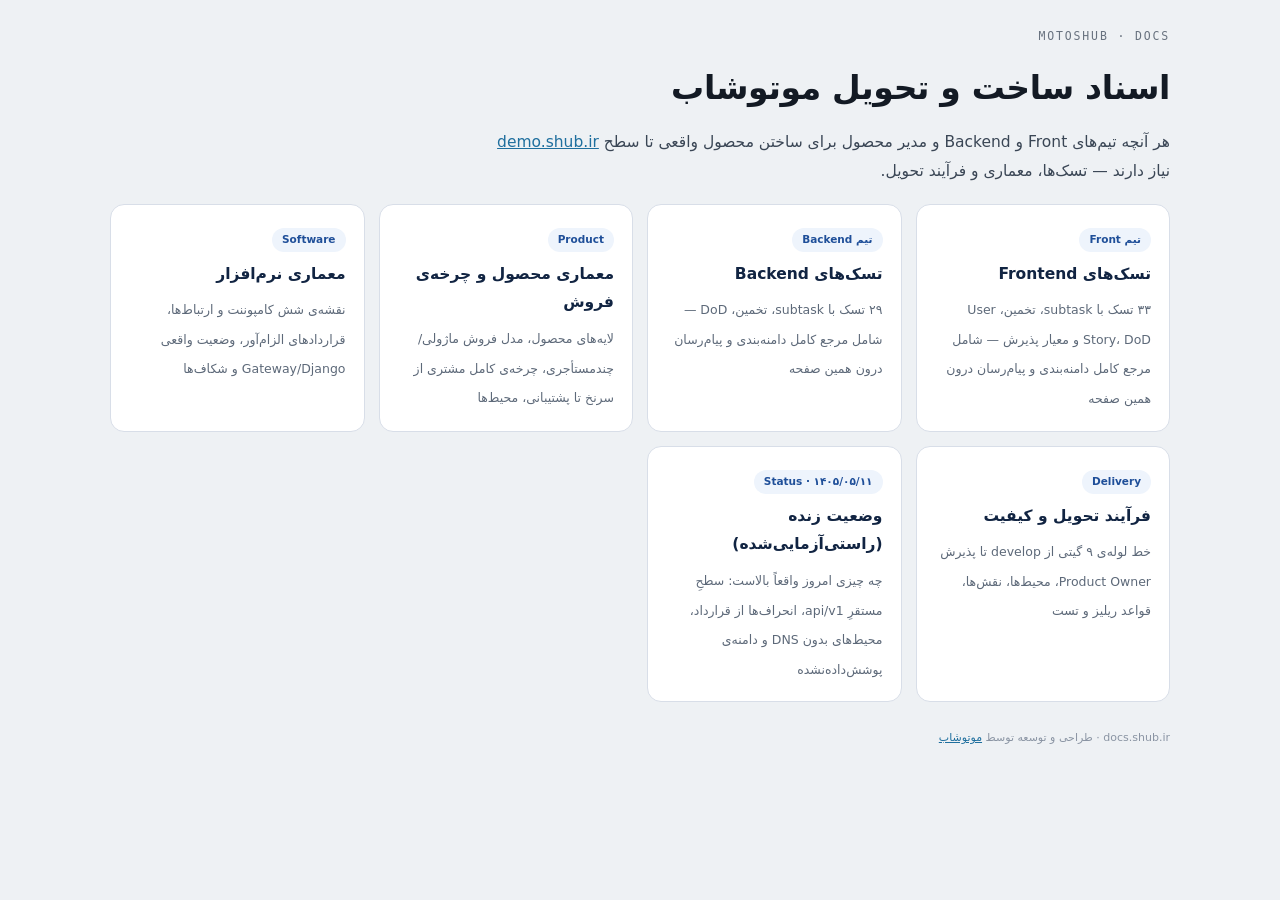
<file: index.html>
<!DOCTYPE html>
<html lang="fa" dir="rtl">
<head>
<meta charset="utf-8">
<meta name="viewport" content="width=device-width, initial-scale=1">
<title>Motoshub — برنامه‌ی تحویل: تسک‌های تیم Front و Backend</title>
<style>
  :root{
    --bg:#eef1f4;--panel:#ffffff;--line:#d6dce3;--line2:#e6eaef;
    --ink:#131a24;--ink2:#3a4655;--muted:#68727f;
    --front:#1f6f9e;--front-bg:#e8f2f9;
    --back:#7a41ad;--back-bg:#f2ebf9;
    --p1:#b23a52;--p2:#b47a1e;--p3:#3f7d63;
    --done:#2c7a56;--part:#a9791f;--todo:#a8394f;
    --est:#0f4c75;
    --mono:"SF Mono",ui-monospace,"JetBrains Mono",Menlo,Consolas,monospace;
    --sans:"Vazirmatn","Segoe UI",Tahoma,system-ui,Arial,sans-serif;
  }
  @media (prefers-color-scheme:dark){
    :root{--bg:#0c1116;--panel:#141b23;--line:#28323d;--line2:#1d252e;
      --ink:#e9eef4;--ink2:#c2ccd6;--muted:#8b96a3;
      --front:#5aa6d8;--front-bg:#14222e;--back:#b389df;--back-bg:#211a2e;
      --p1:#e07387;--p2:#d9ab5a;--p3:#63c495;
      --done:#5cc48d;--part:#d9ab5a;--todo:#e07387;--est:#6fb2e0;}
  }
  *{box-sizing:border-box}
  html{scroll-behavior:smooth}
  body{margin:0;background:var(--bg);color:var(--ink);font-family:var(--sans);
    line-height:1.85;padding:26px 16px}
  .wrap{max-width:1060px;margin:0 auto}
  .kicker{font-family:var(--mono);font-size:11.5px;letter-spacing:.16em;text-transform:uppercase;color:var(--muted);margin:0 0 10px}
  h1{font-size:clamp(24px,4.4vw,33px);font-weight:800;letter-spacing:-.01em;margin:0 0 10px}
  .lede{color:var(--ink2);font-size:15.5px;margin:0 0 8px;max-width:70ch}
  .meta-line{font-family:var(--mono);font-size:12px;color:var(--muted);margin:0 0 22px}
  .legend{background:var(--panel);border:1px solid var(--line);border-radius:12px;padding:14px 18px;margin:16px 0;font-size:13px}
  .legend b{font-size:13.5px}
  .row{display:flex;flex-wrap:wrap;gap:8px 14px;margin-top:8px;align-items:center}
  .pill{font-family:var(--mono);font-size:10.5px;padding:2px 8px;border-radius:20px;white-space:nowrap;font-weight:600}
  .p-done{background:rgba(44,122,86,.16);color:var(--done)} .p-part{background:rgba(169,121,31,.17);color:var(--part)} .p-todo{background:rgba(168,57,79,.15);color:var(--todo)}
  .p-p1{background:rgba(178,58,82,.14);color:var(--p1)} .p-p2{background:rgba(180,122,30,.15);color:var(--p2)} .p-p3{background:rgba(63,125,99,.15);color:var(--p3)}
  .est{font-family:var(--mono);font-size:11px;font-weight:700;color:var(--est);background:rgba(15,76,117,.10);padding:2px 8px;border-radius:6px;white-space:nowrap}
  @media (prefers-color-scheme:dark){.est{background:rgba(111,178,224,.12)}}
  .toc{background:var(--panel);border:1px solid var(--line);border-radius:12px;padding:12px 18px;margin:16px 0;font-size:13px;columns:2;column-gap:26px}
  .toc a{display:block;color:var(--front);text-decoration:none;padding:2px 0;break-inside:avoid}
  .toc a:hover{text-decoration:underline}
  @media (max-width:640px){.toc{columns:1}}
  .tblwrap{overflow-x:auto;border:1px solid var(--line);border-radius:11px;margin:12px 0}
  table{border-collapse:collapse;width:100%;font-size:12.7px;min-width:560px}
  th,td{padding:8px 11px;text-align:right;border-bottom:1px solid var(--line2);vertical-align:top}
  th{background:rgba(120,130,140,.07);font-weight:700}
  tr:last-child td{border-bottom:none}
  td.n,th.n{white-space:nowrap;font-family:var(--mono);font-size:11.5px;text-align:center;width:1%}
  tfoot td{font-weight:800;background:rgba(120,130,140,.05)}
  .phase{margin:40px 0 8px}
  .phase-h{display:flex;align-items:baseline;gap:12px;flex-wrap:wrap;border-bottom:2px solid var(--line);padding-bottom:9px}
  .phase-n{font-family:var(--mono);font-size:26px;font-weight:800;color:var(--muted);line-height:1}
  .phase-h h2{font-size:21px;margin:0;font-weight:800}
  .phase-goal{color:var(--muted);font-size:13.5px;margin:8px 0 0}
  .band{display:inline-flex;align-items:center;gap:7px;font-family:var(--mono);font-size:11px;font-weight:700;padding:3px 11px;border-radius:20px;margin:18px 0 4px}
  .band.f{background:var(--front-bg);color:var(--front)}
  .band.b{background:var(--back-bg);color:var(--back)}
  .task{background:var(--panel);border:1px solid var(--line);border-radius:12px;padding:15px 18px;margin:12px 0}
  .task.f{border-inline-start:3px solid var(--front)}
  .task.b{border-inline-start:3px solid var(--back)}
  .task-h{display:flex;align-items:center;gap:9px;flex-wrap:wrap}
  .task-id{font-family:var(--mono);font-size:12px;font-weight:700;color:var(--muted)}
  .task-h b{font-size:15.5px}
  .task-h .spacer{flex:1}
  .story{background:rgba(120,130,140,.06);border-radius:9px;padding:9px 13px;margin:11px 0;font-size:13.3px}
  .story .lbl{font-family:var(--mono);font-size:10px;letter-spacing:.1em;text-transform:uppercase;color:var(--muted);display:block;margin-bottom:2px}
  .desc{font-size:13.6px;color:var(--ink2);margin:10px 0}
  .desc code,td code,.ac code,.story code,.ears code{font-family:var(--mono);font-size:11.3px;background:rgba(120,130,140,.14);padding:1px 6px;border-radius:5px;color:var(--ink)}
  .ears{border-inline-start:3px solid var(--muted);padding:2px 12px;margin:9px 0;font-size:13px;color:var(--ink2);font-style:italic}
  .ac{margin:10px 0 4px;font-size:12.9px}
  .ac .lbl{font-family:var(--mono);font-size:10px;letter-spacing:.1em;text-transform:uppercase;color:var(--muted);display:block;margin-bottom:4px}
  .ac ul{margin:0;padding-inline-start:18px}
  .ac li{margin:3px 0}
  .dep{font-family:var(--mono);font-size:11.5px;color:var(--muted);margin-top:9px}
  .subhd{font-family:var(--mono);font-size:10.5px;letter-spacing:.1em;text-transform:uppercase;color:var(--muted);margin:12px 0 4px}
  .note{background:var(--panel);border:1px solid var(--line);border-inline-start:3px solid var(--p2);border-radius:10px;padding:12px 16px;margin:16px 0;font-size:13.4px}
  .foot{margin-top:46px;padding-top:16px;border-top:1px solid var(--line);font-family:var(--mono);font-size:11.5px;color:var(--muted);text-align:center;line-height:2}
  a{color:var(--front)}
</style>
</head>
<style>
.hub{display:grid;grid-template-columns:repeat(auto-fit,minmax(240px,1fr));gap:14px;margin-top:18px}
.hcard{display:block;border:1.5px solid #d8dee8;border-radius:14px;padding:18px;background:#fff;text-decoration:none;transition:border-color .15s}
.hcard:hover{border-color:#1f4f99}
.hcard b{display:block;font-size:15.5px;color:#112442;margin-bottom:6px}
.hcard span{font-size:12.5px;color:#5d6979;line-height:1.9}
.hcard .tagline{display:inline-block;font-size:10.5px;font-weight:700;color:#1f4f99;background:#eef4fc;border-radius:99px;padding:2px 10px;margin-bottom:8px}
</style>
<body>
<div class="wrap">
  <p class="kicker">Motoshub · Docs</p>
  <h1>اسناد ساخت و تحویل موتوشاب</h1>
  <p class="lede">هر آنچه تیم‌های Front و Backend و مدیر محصول برای ساختن محصول واقعی تا سطح <a href="https://demo.shub.ir">demo.shub.ir</a> نیاز دارند — تسک‌ها، معماری و فرآیند تحویل.</p>
  <div class="hub">
    <a class="hcard" href="./tasks/frontend/"><span class="tagline">تیم Front</span><b>تسک‌های Frontend</b><span>۳۳ تسک با subtask، تخمین، User Story، DoD و معیار پذیرش — شامل مرجع کامل دامنه‌بندی و پیام‌رسان درون همین صفحه</span></a>
    <a class="hcard" href="./tasks/backend/"><span class="tagline">تیم Backend</span><b>تسک‌های Backend</b><span>۲۹ تسک با subtask، تخمین، DoD — شامل مرجع کامل دامنه‌بندی و پیام‌رسان درون همین صفحه</span></a>
    <a class="hcard" href="./architecture/product/"><span class="tagline">Product</span><b>معماری محصول و چرخه‌ی فروش</b><span>لایه‌های محصول، مدل فروش ماژولی/چندمستأجری، چرخه‌ی کامل مشتری از سرنخ تا پشتیبانی، محیط‌ها</span></a>
    <a class="hcard" href="./architecture/software/"><span class="tagline">Software</span><b>معماری نرم‌افزار</b><span>نقشه‌ی شش کامپوننت و ارتباط‌ها، قراردادهای الزام‌آور، وضعیت واقعی Gateway/Django و شکاف‌ها</span></a>
    <a class="hcard" href="./process/"><span class="tagline">Delivery</span><b>فرآیند تحویل و کیفیت</b><span>خط لوله‌ی ۹ گیتی از develop تا پذیرش Product Owner، محیط‌ها، نقش‌ها، قواعد ریلیز و تست</span></a>
    <a class="hcard" href="./status/"><span class="tagline">Status · ۱۴۰۵/۰۵/۱۱</span><b>وضعیت زنده (راستی‌آزمایی‌شده)</b><span>چه چیزی امروز واقعاً بالاست: سطحِ مستقرِ api/v1، انحراف‌ها از قرارداد، محیط‌های بدون DNS و دامنه‌ی پوشش‌داده‌نشده</span></a>
  </div>
  <p style="font-size:11px;color:#8a94a3;margin-top:26px">docs.shub.ir · طراحی و توسعه توسط <a href="https://moto.shub.ir/">موتوشاب</a></p>
</div>
</body></html>
</file>
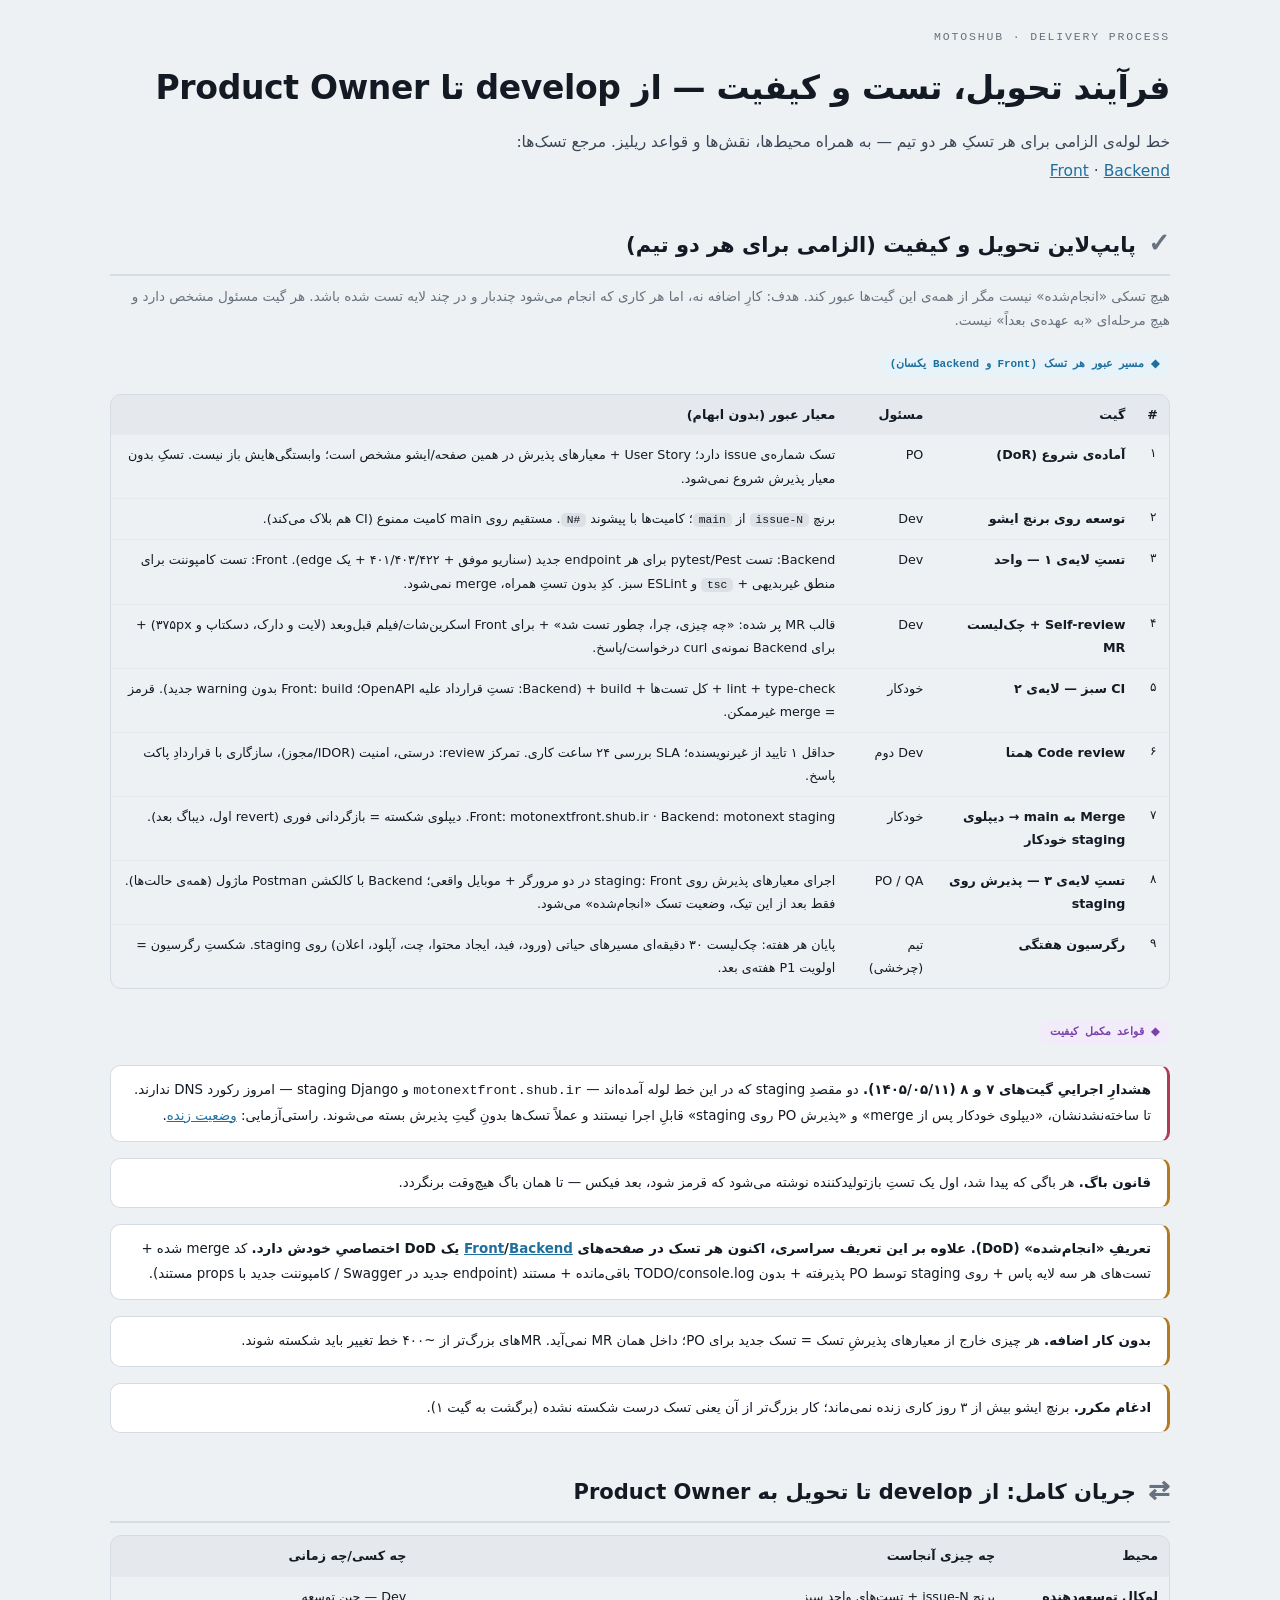
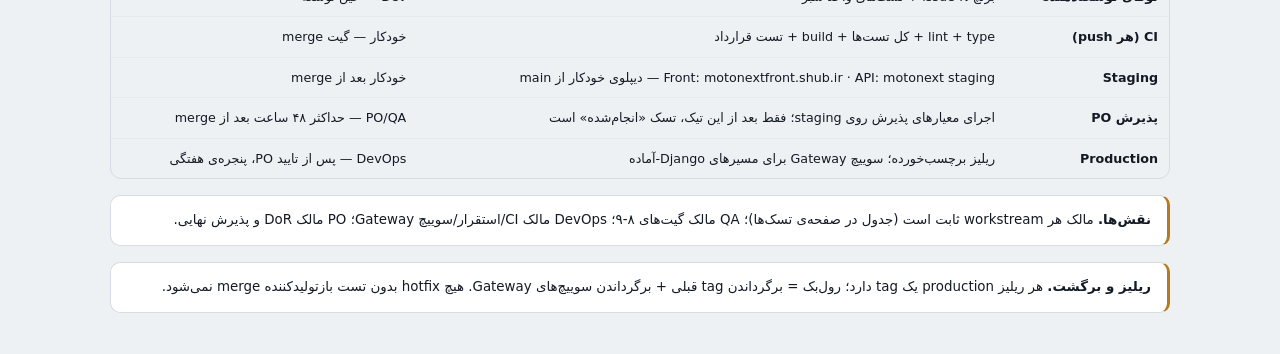
<file: process/index.html>
<!DOCTYPE html>
<html lang="fa" dir="rtl">
<head>
<meta charset="utf-8">
<meta name="viewport" content="width=device-width, initial-scale=1">
<title>Motoshub — برنامه‌ی تحویل: تسک‌های تیم Front و Backend</title>
<style>
  :root{
    --bg:#eef1f4;--panel:#ffffff;--line:#d6dce3;--line2:#e6eaef;
    --ink:#131a24;--ink2:#3a4655;--muted:#68727f;
    --front:#1f6f9e;--front-bg:#e8f2f9;
    --back:#7a41ad;--back-bg:#f2ebf9;
    --p1:#b23a52;--p2:#b47a1e;--p3:#3f7d63;
    --done:#2c7a56;--part:#a9791f;--todo:#a8394f;
    --est:#0f4c75;
    --mono:"SF Mono",ui-monospace,"JetBrains Mono",Menlo,Consolas,monospace;
    --sans:"Vazirmatn","Segoe UI",Tahoma,system-ui,Arial,sans-serif;
  }
  @media (prefers-color-scheme:dark){
    :root{--bg:#0c1116;--panel:#141b23;--line:#28323d;--line2:#1d252e;
      --ink:#e9eef4;--ink2:#c2ccd6;--muted:#8b96a3;
      --front:#5aa6d8;--front-bg:#14222e;--back:#b389df;--back-bg:#211a2e;
      --p1:#e07387;--p2:#d9ab5a;--p3:#63c495;
      --done:#5cc48d;--part:#d9ab5a;--todo:#e07387;--est:#6fb2e0;}
  }
  *{box-sizing:border-box}
  html{scroll-behavior:smooth}
  body{margin:0;background:var(--bg);color:var(--ink);font-family:var(--sans);
    line-height:1.85;padding:26px 16px}
  .wrap{max-width:1060px;margin:0 auto}
  .kicker{font-family:var(--mono);font-size:11.5px;letter-spacing:.16em;text-transform:uppercase;color:var(--muted);margin:0 0 10px}
  h1{font-size:clamp(24px,4.4vw,33px);font-weight:800;letter-spacing:-.01em;margin:0 0 10px}
  .lede{color:var(--ink2);font-size:15.5px;margin:0 0 8px;max-width:70ch}
  .meta-line{font-family:var(--mono);font-size:12px;color:var(--muted);margin:0 0 22px}
  .legend{background:var(--panel);border:1px solid var(--line);border-radius:12px;padding:14px 18px;margin:16px 0;font-size:13px}
  .legend b{font-size:13.5px}
  .row{display:flex;flex-wrap:wrap;gap:8px 14px;margin-top:8px;align-items:center}
  .pill{font-family:var(--mono);font-size:10.5px;padding:2px 8px;border-radius:20px;white-space:nowrap;font-weight:600}
  .p-done{background:rgba(44,122,86,.16);color:var(--done)} .p-part{background:rgba(169,121,31,.17);color:var(--part)} .p-todo{background:rgba(168,57,79,.15);color:var(--todo)}
  .p-p1{background:rgba(178,58,82,.14);color:var(--p1)} .p-p2{background:rgba(180,122,30,.15);color:var(--p2)} .p-p3{background:rgba(63,125,99,.15);color:var(--p3)}
  .est{font-family:var(--mono);font-size:11px;font-weight:700;color:var(--est);background:rgba(15,76,117,.10);padding:2px 8px;border-radius:6px;white-space:nowrap}
  @media (prefers-color-scheme:dark){.est{background:rgba(111,178,224,.12)}}
  .toc{background:var(--panel);border:1px solid var(--line);border-radius:12px;padding:12px 18px;margin:16px 0;font-size:13px;columns:2;column-gap:26px}
  .toc a{display:block;color:var(--front);text-decoration:none;padding:2px 0;break-inside:avoid}
  .toc a:hover{text-decoration:underline}
  @media (max-width:640px){.toc{columns:1}}
  .tblwrap{overflow-x:auto;border:1px solid var(--line);border-radius:11px;margin:12px 0}
  table{border-collapse:collapse;width:100%;font-size:12.7px;min-width:560px}
  th,td{padding:8px 11px;text-align:right;border-bottom:1px solid var(--line2);vertical-align:top}
  th{background:rgba(120,130,140,.07);font-weight:700}
  tr:last-child td{border-bottom:none}
  td.n,th.n{white-space:nowrap;font-family:var(--mono);font-size:11.5px;text-align:center;width:1%}
  tfoot td{font-weight:800;background:rgba(120,130,140,.05)}
  .phase{margin:40px 0 8px}
  .phase-h{display:flex;align-items:baseline;gap:12px;flex-wrap:wrap;border-bottom:2px solid var(--line);padding-bottom:9px}
  .phase-n{font-family:var(--mono);font-size:26px;font-weight:800;color:var(--muted);line-height:1}
  .phase-h h2{font-size:21px;margin:0;font-weight:800}
  .phase-goal{color:var(--muted);font-size:13.5px;margin:8px 0 0}
  .band{display:inline-flex;align-items:center;gap:7px;font-family:var(--mono);font-size:11px;font-weight:700;padding:3px 11px;border-radius:20px;margin:18px 0 4px}
  .band.f{background:var(--front-bg);color:var(--front)}
  .band.b{background:var(--back-bg);color:var(--back)}
  .task{background:var(--panel);border:1px solid var(--line);border-radius:12px;padding:15px 18px;margin:12px 0}
  .task.f{border-inline-start:3px solid var(--front)}
  .task.b{border-inline-start:3px solid var(--back)}
  .task-h{display:flex;align-items:center;gap:9px;flex-wrap:wrap}
  .task-id{font-family:var(--mono);font-size:12px;font-weight:700;color:var(--muted)}
  .task-h b{font-size:15.5px}
  .task-h .spacer{flex:1}
  .story{background:rgba(120,130,140,.06);border-radius:9px;padding:9px 13px;margin:11px 0;font-size:13.3px}
  .story .lbl{font-family:var(--mono);font-size:10px;letter-spacing:.1em;text-transform:uppercase;color:var(--muted);display:block;margin-bottom:2px}
  .desc{font-size:13.6px;color:var(--ink2);margin:10px 0}
  .desc code,td code,.ac code,.story code,.ears code{font-family:var(--mono);font-size:11.3px;background:rgba(120,130,140,.14);padding:1px 6px;border-radius:5px;color:var(--ink)}
  .ears{border-inline-start:3px solid var(--muted);padding:2px 12px;margin:9px 0;font-size:13px;color:var(--ink2);font-style:italic}
  .ac{margin:10px 0 4px;font-size:12.9px}
  .ac .lbl{font-family:var(--mono);font-size:10px;letter-spacing:.1em;text-transform:uppercase;color:var(--muted);display:block;margin-bottom:4px}
  .ac ul{margin:0;padding-inline-start:18px}
  .ac li{margin:3px 0}
  .dep{font-family:var(--mono);font-size:11.5px;color:var(--muted);margin-top:9px}
  .subhd{font-family:var(--mono);font-size:10.5px;letter-spacing:.1em;text-transform:uppercase;color:var(--muted);margin:12px 0 4px}
  .note{background:var(--panel);border:1px solid var(--line);border-inline-start:3px solid var(--p2);border-radius:10px;padding:12px 16px;margin:16px 0;font-size:13.4px}
  .foot{margin-top:46px;padding-top:16px;border-top:1px solid var(--line);font-family:var(--mono);font-size:11.5px;color:var(--muted);text-align:center;line-height:2}
  a{color:var(--front)}
</style>
<body>
<div class="wrap">
  <p class="kicker">Motoshub · Delivery Process</p>
  <h1>فرآیند تحویل، تست و کیفیت — از develop تا Product Owner</h1>
  <p class="lede">خط لوله‌ی الزامی برای هر تسکِ هر دو تیم — به همراه محیط‌ها، نقش‌ها و قواعد ریلیز. مرجع تسک‌ها: <a href="../tasks/frontend/">Front</a> · <a href="../tasks/backend/">Backend</a></p>
<section class="phase" id="pipeline">
    <div class="phase-h"><span class="phase-n">✓</span><h2>پایپ‌لاین تحویل و کیفیت (الزامی برای هر دو تیم)</h2></div>
    <p class="phase-goal">هیچ تسکی «انجام‌شده» نیست مگر از همه‌ی این گیت‌ها عبور کند. هدف: کارِ اضافه نه، اما هر کاری که انجام می‌شود چندبار و در چند لایه تست شده باشد. هر گیت مسئول مشخص دارد و هیچ مرحله‌ای «به عهده‌ی بعداً» نیست.</p>

    <div class="band f">◆ مسیر عبور هر تسک (Front و Backend یکسان)</div>
    <div class="tblwrap"><table>
      <thead><tr><th>#</th><th>گیت</th><th>مسئول</th><th>معیار عبور (بدون ابهام)</th></tr></thead>
      <tbody>
        <tr><td class="n">۱</td><td><b>آماده‌ی شروع (DoR)</b></td><td>PO</td><td>تسک شماره‌ی issue دارد؛ User Story + معیارهای پذیرش در همین صفحه/ایشو مشخص است؛ وابستگی‌هایش باز نیست. تسکِ بدون معیار پذیرش شروع نمی‌شود.</td></tr>
        <tr><td class="n">۲</td><td><b>توسعه روی برنچ ایشو</b></td><td>Dev</td><td>برنچ <code>issue-N</code> از <code>main</code>؛ کامیت‌ها با پیشوند <code>#N</code>. مستقیم روی main کامیت ممنوع (CI هم بلاک می‌کند).</td></tr>
        <tr><td class="n">۳</td><td><b>تستِ لایه‌ی ۱ — واحد</b></td><td>Dev</td><td>Backend: تست pytest/Pest برای هر endpoint جدید (سناریو موفق + ۴۰۱/۴۰۳/۴۲۲ + یک edge). Front: تست کامپوننت برای منطق غیربدیهی + <code>tsc</code> و ESLint سبز. کدِ بدون تستِ همراه، merge نمی‌شود.</td></tr>
        <tr><td class="n">۴</td><td><b>Self-review + چک‌لیست MR</b></td><td>Dev</td><td>قالب MR پر شده: «چه چیزی، چرا، چطور تست شد» + برای Front اسکرین‌شات/فیلم قبل‌وبعد (لایت و دارک، دسکتاپ و ۳۷۵px) + برای Backend نمونه‌ی curl درخواست/پاسخ.</td></tr>
        <tr><td class="n">۵</td><td><b>CI سبز — لایه‌ی ۲</b></td><td>خودکار</td><td>lint + type-check + کل تست‌ها + build + (Backend: تستِ قرارداد علیه OpenAPI؛ Front: build بدون warning جدید). قرمز = merge غیرممکن.</td></tr>
        <tr><td class="n">۶</td><td><b>Code review همتا</b></td><td>Dev دوم</td><td>حداقل ۱ تایید از غیرنویسنده؛ SLA بررسی ۲۴ ساعت کاری. تمرکز review: درستی، امنیت (IDOR/مجوز)، سازگاری با قراردادِ پاکت پاسخ.</td></tr>
        <tr><td class="n">۷</td><td><b>Merge به main → دیپلوی staging خودکار</b></td><td>خودکار</td><td>Front: motonextfront.shub.ir · Backend: motonext staging. دیپلوی شکسته = بازگردانی فوری (revert اول، دیباگ بعد).</td></tr>
        <tr><td class="n">۸</td><td><b>تستِ لایه‌ی ۳ — پذیرش روی staging</b></td><td>PO / QA</td><td>اجرای معیارهای پذیرش روی staging: Front در دو مرورگر + موبایل واقعی؛ Backend با کالکشن Postman ماژول (همه‌ی حالت‌ها). فقط بعد از این تیک، وضعیت تسک «انجام‌شده» می‌شود.</td></tr>
        <tr><td class="n">۹</td><td><b>رگرسیون هفتگی</b></td><td>تیم (چرخشی)</td><td>پایان هر هفته: چک‌لیست ۳۰ دقیقه‌ای مسیرهای حیاتی (ورود، فید، ایجاد محتوا، چت، آپلود، اعلان) روی staging. شکستِ رگرسیون = اولویت P1 هفته‌ی بعد.</td></tr>
      </tbody>
    </table></div>

    <div class="band b">◆ قواعد مکمل کیفیت</div>
    <div class="note" style="border-inline-start-color:var(--p1)"><b>هشدارِ اجراییِ گیت‌های ۷ و ۸ (۱۴۰۵/۰۵/۱۱).</b> دو مقصدِ staging که در این خط لوله آمده‌اند — <code>motonextfront.shub.ir</code> و staging Django — امروز رکورد DNS ندارند. تا ساخته‌نشدنشان، «دیپلوی خودکار پس از merge» و «پذیرش PO روی staging» قابلِ اجرا نیستند و عملاً تسک‌ها بدونِ گیتِ پذیرش بسته می‌شوند. راستی‌آزمایی: <a href="../status/#envs">وضعیت زنده</a>.</div>
    <div class="note"><b>قانون باگ.</b> هر باگی که پیدا شد، اول یک تستِ بازتولیدکننده نوشته می‌شود که قرمز شود، بعد فیکس — تا همان باگ هیچ‌وقت برنگردد.</div>
    <div class="note"><b>تعریفِ «انجام‌شده» (DoD). علاوه بر این تعریف سراسری، اکنون هر تسک در صفحه‌های <a href="../tasks/frontend/">Front</a>/<a href="../tasks/backend/">Backend</a> یک DoD اختصاصیِ خودش دارد.</b> کد merge شده + تست‌های هر سه لایه پاس + روی staging توسط PO پذیرفته + بدون TODO/console.log باقی‌مانده + مستند (endpoint جدید در Swagger / کامپوننت جدید با props مستند).</div>
    <div class="note"><b>بدون کار اضافه.</b> هر چیزی خارج از معیارهای پذیرشِ تسک = تسک جدید برای PO؛ داخل همان MR نمی‌آید. MRهای بزرگ‌تر از ~۴۰۰ خط تغییر باید شکسته شوند.</div>
    <div class="note"><b>ادغام مکرر.</b> برنچ ایشو بیش از ۳ روز کاری زنده نمی‌ماند؛ کار بزرگ‌تر از آن یعنی تسک درست شکسته نشده (برگشت به گیت ۱).</div>
  </section>

  <section class="phase" id="flow">
    <div class="phase-h"><span class="phase-n">⇄</span><h2>جریان کامل: از develop تا تحویل به Product Owner</h2></div>
    <div class="tblwrap"><table>
      <thead><tr><th>محیط</th><th>چه چیزی آنجاست</th><th>چه کسی/چه زمانی</th></tr></thead>
      <tbody>
        <tr><td><b>لوکال توسعه‌دهنده</b></td><td>برنچ issue-N + تست‌های واحد سبز</td><td>Dev — حین توسعه</td></tr>
        <tr><td><b>CI (هر push)</b></td><td>lint + type + کل تست‌ها + build + تست قرارداد</td><td>خودکار — گیت merge</td></tr>
        <tr><td><b>Staging</b></td><td>Front: motonextfront.shub.ir · API: motonext staging — دیپلوی خودکار از main</td><td>خودکار بعد از merge</td></tr>
        <tr><td><b>پذیرش PO</b></td><td>اجرای معیارهای پذیرش روی staging؛ فقط بعد از این تیک، تسک «انجام‌شده» است</td><td>PO/QA — حداکثر ۴۸ ساعت بعد از merge</td></tr>
        <tr><td><b>Production</b></td><td>ریلیز برچسب‌خورده؛ سوییچ Gateway برای مسیرهای Django-آماده</td><td>DevOps — پس از تایید PO، پنجره‌ی هفتگی</td></tr>
      </tbody>
    </table></div>
    <div class="note"><b>نقش‌ها.</b> مالک هر workstream ثابت است (جدول در صفحه‌ی تسک‌ها)؛ QA مالک گیت‌های ۸-۹؛ DevOps مالک CI/استقرار/سوییچ Gateway؛ PO مالک DoR و پذیرش نهایی.</div>
    <div class="note"><b>ریلیز و برگشت.</b> هر ریلیز production یک tag دارد؛ رول‌بک = برگرداندن tag قبلی + برگرداندن سوییچ‌های Gateway. هیچ hotfix بدون تست بازتولیدکننده merge نمی‌شود.</div>
  </section>

</div>
</body>
</html>
</file>
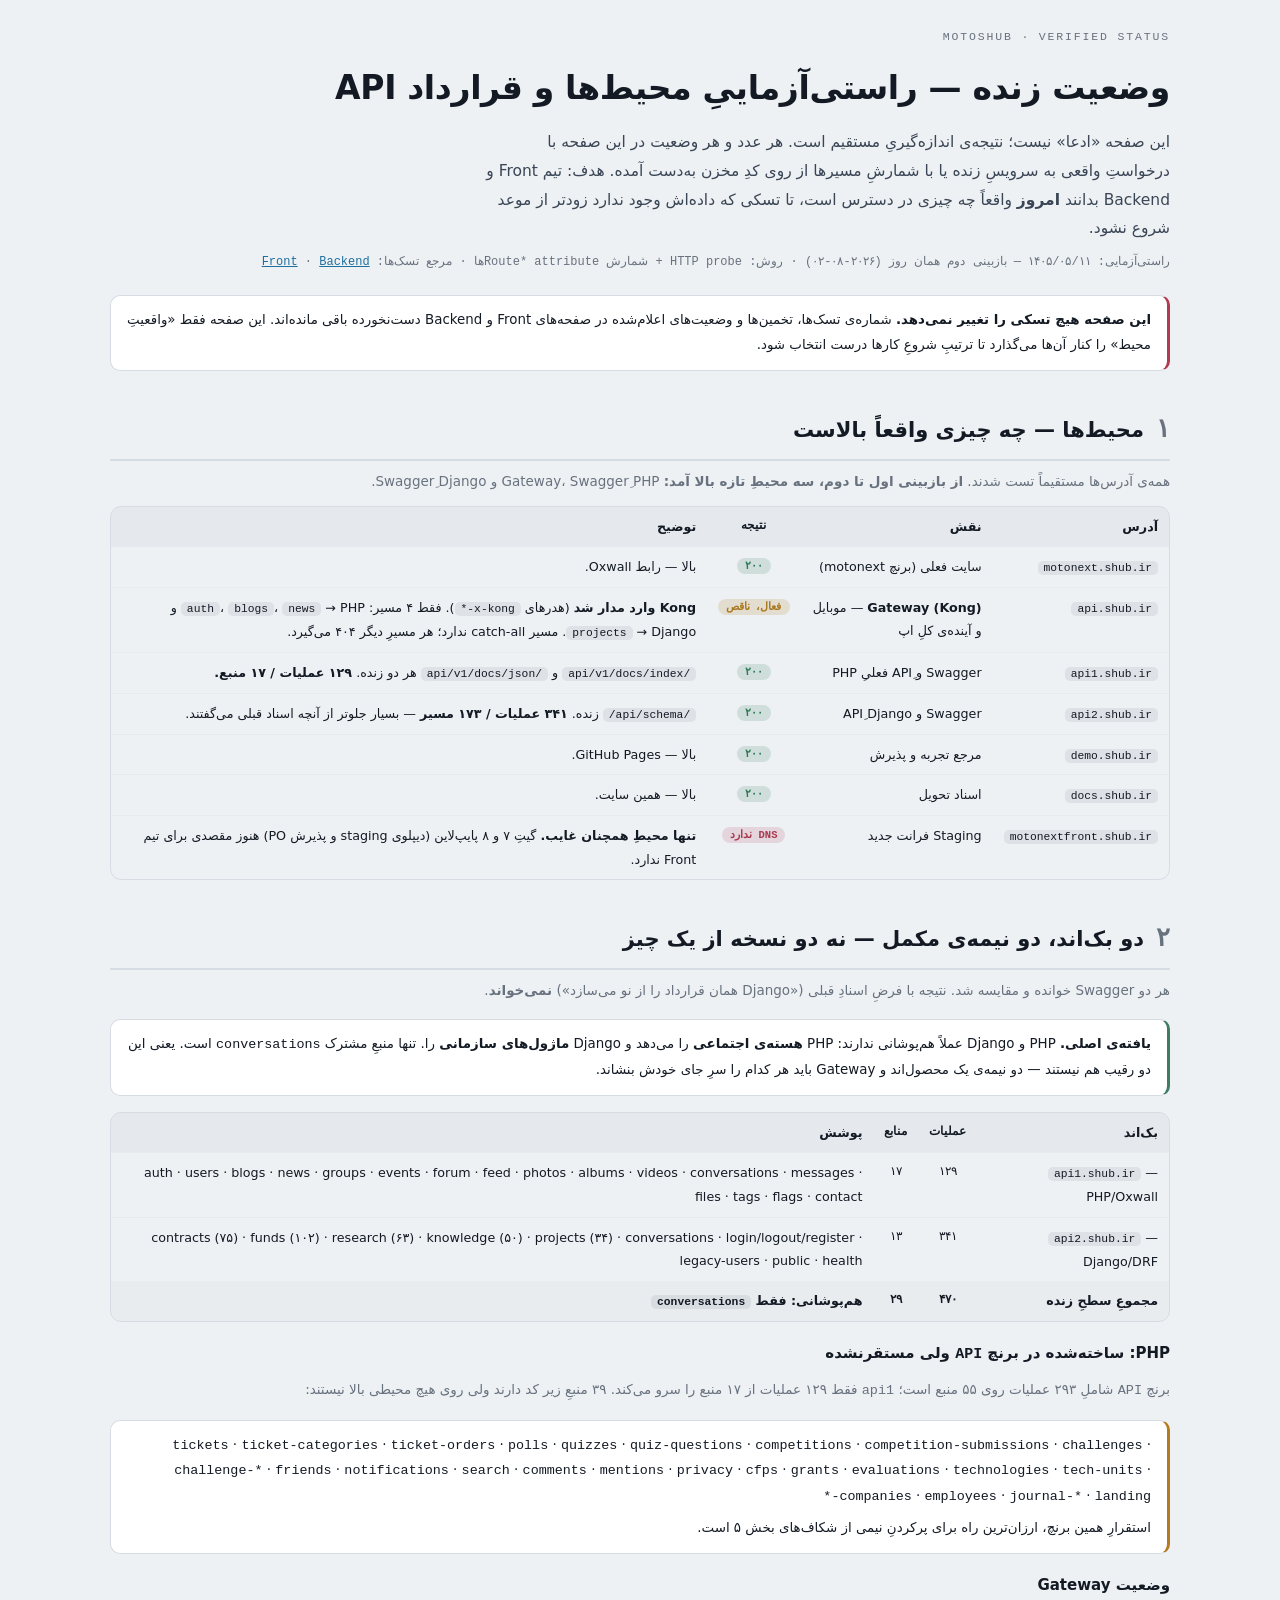
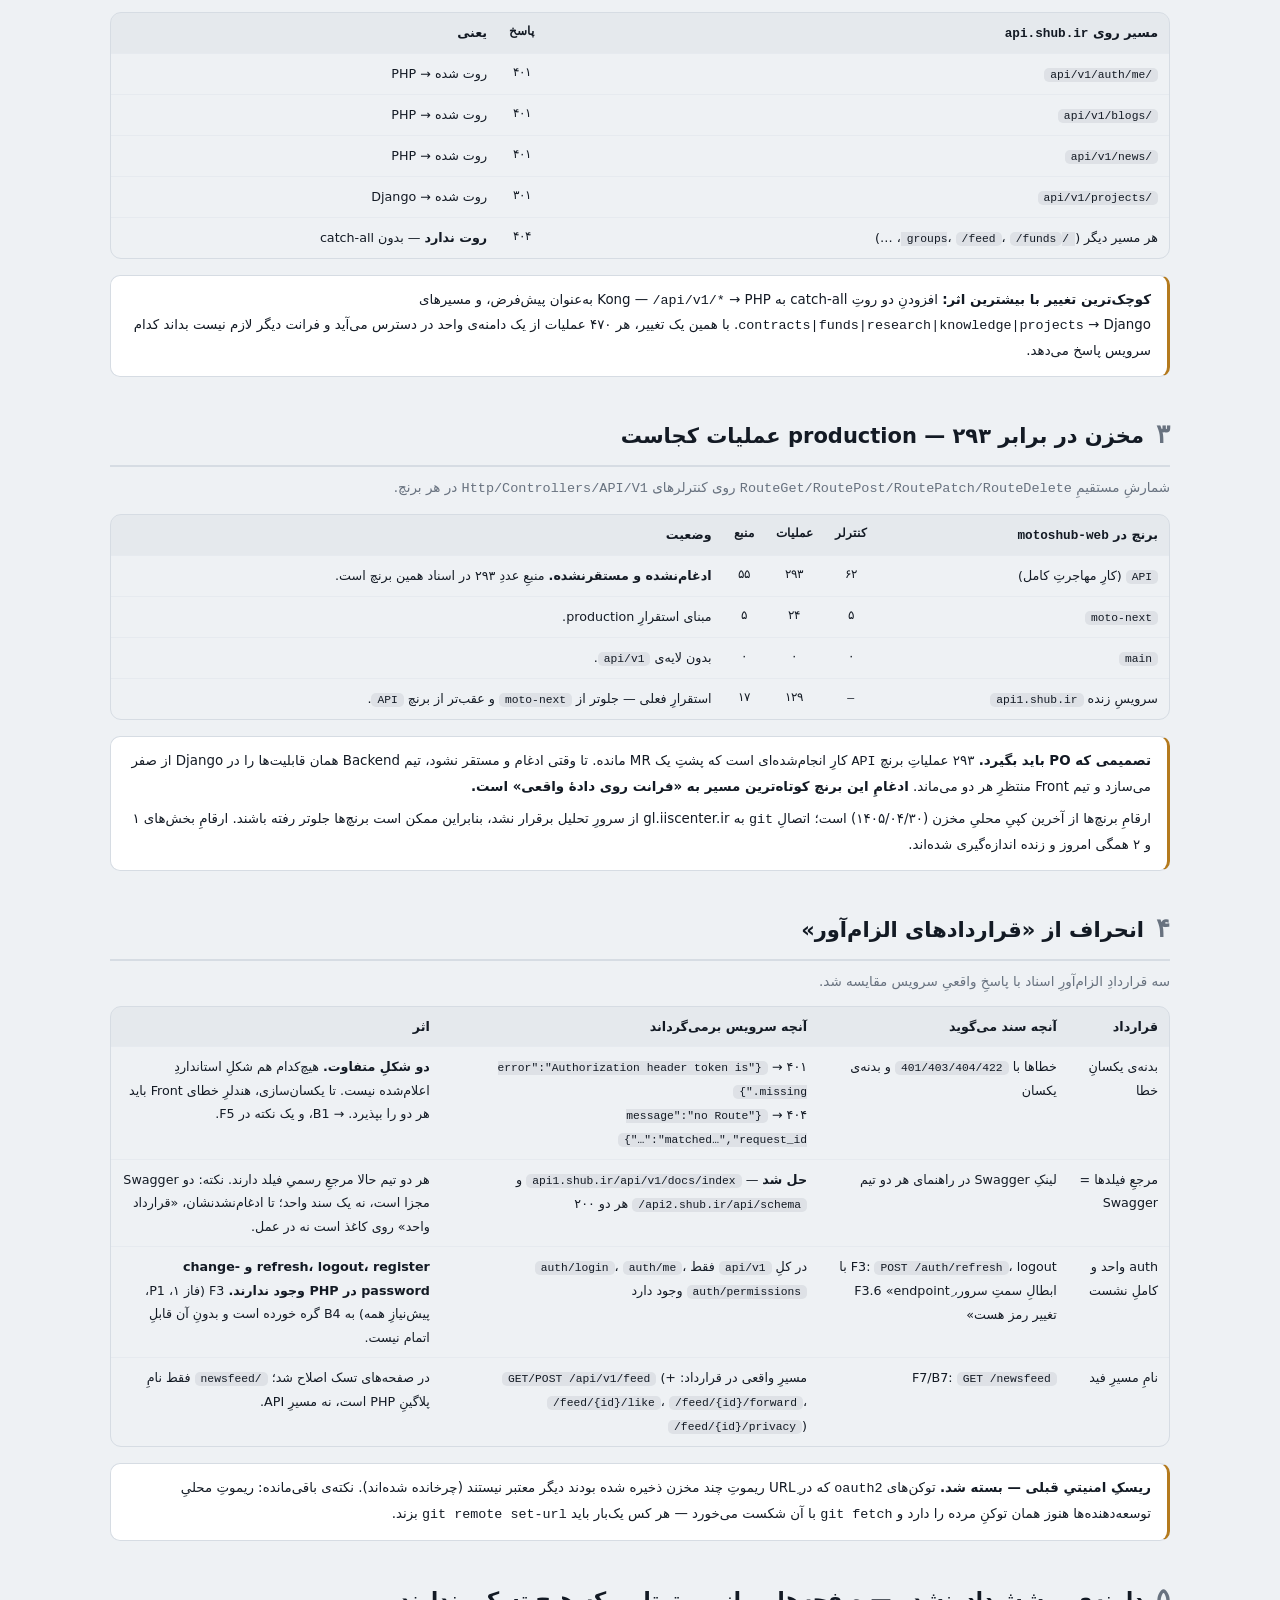
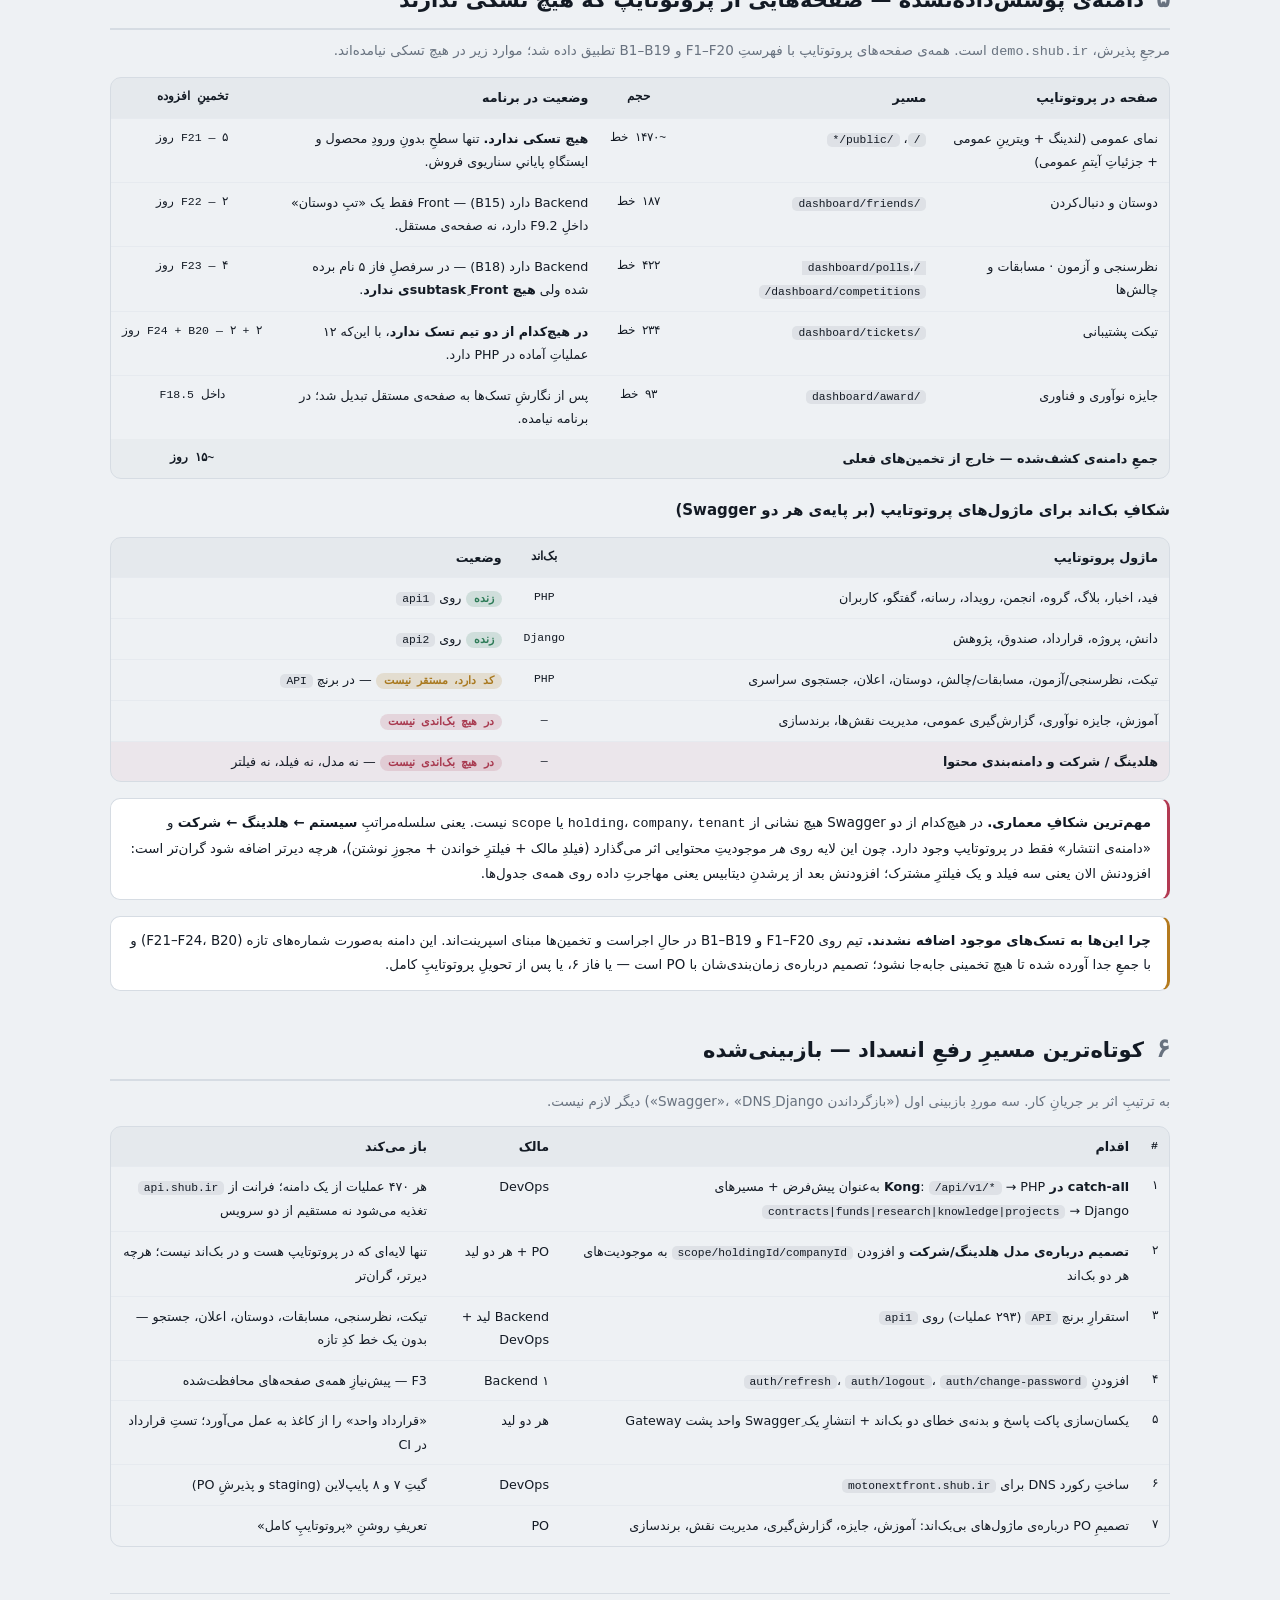
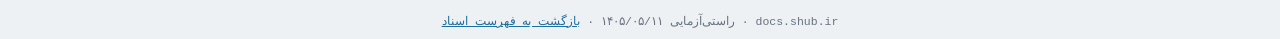
<file: status/index.html>
<!DOCTYPE html>
<html lang="fa" dir="rtl">
<head>
<meta charset="utf-8">
<meta name="viewport" content="width=device-width, initial-scale=1">
<title>Motoshub — وضعیت زنده: راستی‌آزمایی محیط‌ها و قرارداد API</title>
<style>
  :root{
    --bg:#eef1f4;--panel:#ffffff;--line:#d6dce3;--line2:#e6eaef;
    --ink:#131a24;--ink2:#3a4655;--muted:#68727f;
    --front:#1f6f9e;--front-bg:#e8f2f9;
    --back:#7a41ad;--back-bg:#f2ebf9;
    --p1:#b23a52;--p2:#b47a1e;--p3:#3f7d63;
    --done:#2c7a56;--part:#a9791f;--todo:#a8394f;
    --est:#0f4c75;
    --mono:"SF Mono",ui-monospace,"JetBrains Mono",Menlo,Consolas,monospace;
    --sans:"Vazirmatn","Segoe UI",Tahoma,system-ui,Arial,sans-serif;
  }
  @media (prefers-color-scheme:dark){
    :root{--bg:#0c1116;--panel:#141b23;--line:#28323d;--line2:#1d252e;
      --ink:#e9eef4;--ink2:#c2ccd6;--muted:#8b96a3;
      --front:#5aa6d8;--front-bg:#14222e;--back:#b389df;--back-bg:#211a2e;
      --p1:#e07387;--p2:#d9ab5a;--p3:#63c495;
      --done:#5cc48d;--part:#d9ab5a;--todo:#e07387;--est:#6fb2e0;}
  }
  *{box-sizing:border-box}
  html{scroll-behavior:smooth}
  body{margin:0;background:var(--bg);color:var(--ink);font-family:var(--sans);
    line-height:1.85;padding:26px 16px}
  .wrap{max-width:1060px;margin:0 auto}
  .kicker{font-family:var(--mono);font-size:11.5px;letter-spacing:.16em;text-transform:uppercase;color:var(--muted);margin:0 0 10px}
  h1{font-size:clamp(24px,4.4vw,33px);font-weight:800;letter-spacing:-.01em;margin:0 0 10px}
  .lede{color:var(--ink2);font-size:15.5px;margin:0 0 8px;max-width:70ch}
  .meta-line{font-family:var(--mono);font-size:12px;color:var(--muted);margin:0 0 22px}
  .legend{background:var(--panel);border:1px solid var(--line);border-radius:12px;padding:14px 18px;margin:16px 0;font-size:13px}
  .legend b{font-size:13.5px}
  .row{display:flex;flex-wrap:wrap;gap:8px 14px;margin-top:8px;align-items:center}
  .pill{font-family:var(--mono);font-size:10.5px;padding:2px 8px;border-radius:20px;white-space:nowrap;font-weight:600}
  .p-done{background:rgba(44,122,86,.16);color:var(--done)} .p-part{background:rgba(169,121,31,.17);color:var(--part)} .p-todo{background:rgba(168,57,79,.15);color:var(--todo)}
  .p-p1{background:rgba(178,58,82,.14);color:var(--p1)} .p-p2{background:rgba(180,122,30,.15);color:var(--p2)} .p-p3{background:rgba(63,125,99,.15);color:var(--p3)}
  .est{font-family:var(--mono);font-size:11px;font-weight:700;color:var(--est);background:rgba(15,76,117,.10);padding:2px 8px;border-radius:6px;white-space:nowrap}
  @media (prefers-color-scheme:dark){.est{background:rgba(111,178,224,.12)}}
  .toc{background:var(--panel);border:1px solid var(--line);border-radius:12px;padding:12px 18px;margin:16px 0;font-size:13px;columns:2;column-gap:26px}
  .toc a{display:block;color:var(--front);text-decoration:none;padding:2px 0;break-inside:avoid}
  .toc a:hover{text-decoration:underline}
  @media (max-width:640px){.toc{columns:1}}
  .tblwrap{overflow-x:auto;border:1px solid var(--line);border-radius:11px;margin:12px 0}
  table{border-collapse:collapse;width:100%;font-size:12.7px;min-width:560px}
  th,td{padding:8px 11px;text-align:right;border-bottom:1px solid var(--line2);vertical-align:top}
  th{background:rgba(120,130,140,.07);font-weight:700}
  tr:last-child td{border-bottom:none}
  td.n,th.n{white-space:nowrap;font-family:var(--mono);font-size:11.5px;text-align:center;width:1%}
  tfoot td{font-weight:800;background:rgba(120,130,140,.05)}
  .phase{margin:40px 0 8px}
  .phase-h{display:flex;align-items:baseline;gap:12px;flex-wrap:wrap;border-bottom:2px solid var(--line);padding-bottom:9px}
  .phase-n{font-family:var(--mono);font-size:26px;font-weight:800;color:var(--muted);line-height:1}
  .phase-h h2{font-size:21px;margin:0;font-weight:800}
  .phase-goal{color:var(--muted);font-size:13.5px;margin:8px 0 0}
  .band{display:inline-flex;align-items:center;gap:7px;font-family:var(--mono);font-size:11px;font-weight:700;padding:3px 11px;border-radius:20px;margin:18px 0 4px}
  .band.f{background:var(--front-bg);color:var(--front)}
  .band.b{background:var(--back-bg);color:var(--back)}
  .task{background:var(--panel);border:1px solid var(--line);border-radius:12px;padding:15px 18px;margin:12px 0}
  .task.f{border-inline-start:3px solid var(--front)}
  .task.b{border-inline-start:3px solid var(--back)}
  .task-h{display:flex;align-items:center;gap:9px;flex-wrap:wrap}
  .task-id{font-family:var(--mono);font-size:12px;font-weight:700;color:var(--muted)}
  .task-h b{font-size:15.5px}
  .task-h .spacer{flex:1}
  .story{background:rgba(120,130,140,.06);border-radius:9px;padding:9px 13px;margin:11px 0;font-size:13.3px}
  .story .lbl{font-family:var(--mono);font-size:10px;letter-spacing:.1em;text-transform:uppercase;color:var(--muted);display:block;margin-bottom:2px}
  .desc{font-size:13.6px;color:var(--ink2);margin:10px 0}
  .desc code,td code,.ac code,.story code,.ears code{font-family:var(--mono);font-size:11.3px;background:rgba(120,130,140,.14);padding:1px 6px;border-radius:5px;color:var(--ink)}
  .ears{border-inline-start:3px solid var(--muted);padding:2px 12px;margin:9px 0;font-size:13px;color:var(--ink2);font-style:italic}
  .ac{margin:10px 0 4px;font-size:12.9px}
  .ac .lbl{font-family:var(--mono);font-size:10px;letter-spacing:.1em;text-transform:uppercase;color:var(--muted);display:block;margin-bottom:4px}
  .ac ul{margin:0;padding-inline-start:18px}
  .ac li{margin:3px 0}
  .dep{font-family:var(--mono);font-size:11.5px;color:var(--muted);margin-top:9px}
  .subhd{font-family:var(--mono);font-size:10.5px;letter-spacing:.1em;text-transform:uppercase;color:var(--muted);margin:12px 0 4px}
  .note{background:var(--panel);border:1px solid var(--line);border-inline-start:3px solid var(--p2);border-radius:10px;padding:12px 16px;margin:16px 0;font-size:13.4px}
  .foot{margin-top:46px;padding-top:16px;border-top:1px solid var(--line);font-family:var(--mono);font-size:11.5px;color:var(--muted);text-align:center;line-height:2}
  a{color:var(--front)}
</style>
</head>

<body>
<div class="wrap">
  <p class="kicker">Motoshub · Verified Status</p>
  <h1>وضعیت زنده — راستی‌آزماییِ محیط‌ها و قرارداد API</h1>
  <p class="lede">این صفحه «ادعا» نیست؛ نتیجه‌ی اندازه‌گیریِ مستقیم است. هر عدد و هر وضعیت در این صفحه با درخواستِ واقعی به سرویسِ زنده یا با شمارشِ مسیرها از روی کدِ مخزن به‌دست آمده. هدف: تیم Front و Backend بدانند <b>امروز</b> واقعاً چه چیزی در دسترس است، تا تسکی که داده‌اش وجود ندارد زودتر از موعد شروع نشود.</p>
  <p class="meta-line">راستی‌آزمایی: ۱۴۰۵/۰۵/۱۱ — بازبینی دوم همان روز (۲۰۲۶-۰۸-۰۲) · روش: HTTP probe + شمارش <code>Route*</code> attributeها · مرجع تسک‌ها: <a href="../tasks/frontend/">Front</a> · <a href="../tasks/backend/">Backend</a></p>

  <div class="note" style="border-inline-start-color:var(--p1)">
    <b>این صفحه هیچ تسکی را تغییر نمی‌دهد.</b> شماره‌ی تسک‌ها، تخمین‌ها و وضعیت‌های اعلام‌شده در صفحه‌های Front و Backend دست‌نخورده باقی مانده‌اند. این صفحه فقط «واقعیتِ محیط» را کنار آن‌ها می‌گذارد تا ترتیبِ شروعِ کارها درست انتخاب شود.
  </div>

  <section class="phase" id="envs">
    <div class="phase-h"><span class="phase-n">۱</span><h2>محیط‌ها — چه چیزی واقعاً بالاست</h2></div>
    <p class="phase-goal">همه‌ی آدرس‌ها مستقیماً تست شدند. <b>از بازبینی اول تا دوم، سه محیطِ تازه بالا آمد:</b> Gateway، Swaggerِ PHP و Swaggerِ Django.</p>
    <div class="tblwrap"><table>
      <thead><tr><th>آدرس</th><th>نقش</th><th class="n">نتیجه</th><th>توضیح</th></tr></thead>
      <tbody>
        <tr><td><code>motonext.shub.ir</code></td><td>سایت فعلی (برنچ motonext)</td><td class="n"><span class="pill p-done">۲۰۰</span></td><td>بالا — رابط Oxwall.</td></tr>
        <tr><td><code>api.shub.ir</code></td><td><b>Gateway (Kong)</b> — موبایل و آینده‌ی کلِ اپ</td><td class="n"><span class="pill p-part">فعال، ناقص</span></td><td><b>Kong وارد مدار شد</b> (هدرهای <code>x-kong-*</code>). فقط ۴ مسیر: <code>auth</code>، <code>blogs</code>، <code>news</code> → PHP و <code>projects</code> → Django. مسیر catch-all ندارد؛ هر مسیرِ دیگر ۴۰۴ می‌گیرد.</td></tr>
        <tr><td><code>api1.shub.ir</code></td><td>Swagger و APIِ فعلیِ PHP</td><td class="n"><span class="pill p-done">۲۰۰</span></td><td><code>/api/v1/docs/index</code> و <code>/api/v1/docs/json</code> هر دو زنده. <b>۱۲۹ عملیات / ۱۷ منبع.</b></td></tr>
        <tr><td><code>api2.shub.ir</code></td><td>Swagger و APIِ Django</td><td class="n"><span class="pill p-done">۲۰۰</span></td><td><code>/api/schema/</code> زنده. <b>۳۴۱ عملیات / ۱۷۳ مسیر</b> — بسیار جلوتر از آنچه اسناد قبلی می‌گفتند.</td></tr>
        <tr><td><code>demo.shub.ir</code></td><td>مرجع تجربه و پذیرش</td><td class="n"><span class="pill p-done">۲۰۰</span></td><td>بالا — GitHub Pages.</td></tr>
        <tr><td><code>docs.shub.ir</code></td><td>اسناد تحویل</td><td class="n"><span class="pill p-done">۲۰۰</span></td><td>بالا — همین سایت.</td></tr>
        <tr><td><code>motonextfront.shub.ir</code></td><td>Staging فرانت جدید</td><td class="n"><span class="pill p-todo">DNS ندارد</span></td><td><b>تنها محیطِ همچنان غایب.</b> گیتِ ۷ و ۸ پایپ‌لاین (دیپلوی staging و پذیرش PO) هنوز مقصدی برای تیم Front ندارد.</td></tr>
      </tbody>
    </table></div>
  </section>

  <section class="phase" id="surface">
    <div class="phase-h"><span class="phase-n">۲</span><h2>دو بک‌اند، دو نیمه‌ی مکمل — نه دو نسخه از یک چیز</h2></div>
    <p class="phase-goal">هر دو Swagger خوانده و مقایسه شد. نتیجه با فرضِ اسنادِ قبلی («Django همان قرارداد را از نو می‌سازد») <b>نمی‌خواند</b>.</p>

    <div class="note" style="border-inline-start-color:var(--p3)">
      <b>یافته‌ی اصلی.</b> PHP و Django عملاً هم‌پوشانی ندارند: PHP <b>هسته‌ی اجتماعی</b> را می‌دهد و Django <b>ماژول‌های سازمانی</b> را. تنها منبعِ مشترک <code>conversations</code> است. یعنی این دو رقیب هم نیستند — دو نیمه‌ی یک محصول‌اند و Gateway باید هر کدام را سرِ جای خودش بنشاند.
    </div>

    <div class="tblwrap"><table>
      <thead><tr><th>بک‌اند</th><th class="n">عملیات</th><th class="n">منابع</th><th>پوشش</th></tr></thead>
      <tbody>
        <tr>
          <td><code>api1.shub.ir</code> — PHP/Oxwall</td><td class="n">۱۲۹</td><td class="n">۱۷</td>
          <td>auth · users · blogs · news · groups · events · forum · feed · photos · albums · videos · conversations · messages · files · tags · flags · contact</td>
        </tr>
        <tr>
          <td><code>api2.shub.ir</code> — Django/DRF</td><td class="n">۳۴۱</td><td class="n">۱۳</td>
          <td>contracts (۷۵) · funds (۱۰۲) · research (۶۳) · knowledge (۵۰) · projects (۳۴) · conversations · login/logout/register · legacy-users · public · health</td>
        </tr>
      </tbody>
      <tfoot><tr><td>مجموعِ سطحِ زنده</td><td class="n">۴۷۰</td><td class="n">۲۹</td><td>هم‌پوشانی: فقط <code>conversations</code></td></tr></tfoot>
    </table></div>

    <h3 style="margin:18px 0 8px;font-size:15px">PHP: ساخته‌شده در برنچ <code>API</code> ولی مستقرنشده</h3>
    <p class="phase-goal" style="margin-bottom:8px">برنچ <code>API</code> شاملِ ۲۹۳ عملیات روی ۵۵ منبع است؛ <code>api1</code> فقط ۱۲۹ عملیات از ۱۷ منبع را سرو می‌کند. ۳۹ منبعِ زیر کد دارند ولی روی هیچ محیطی بالا نیستند:</p>
    <div class="note">
      <code>tickets</code> · <code>ticket-categories</code> · <code>ticket-orders</code> · <code>polls</code> · <code>quizzes</code> · <code>quiz-questions</code> ·
      <code>competitions</code> · <code>competition-submissions</code> · <code>challenges</code> · <code>challenge-*</code> · <code>friends</code> ·
      <code>notifications</code> · <code>search</code> · <code>comments</code> · <code>mentions</code> · <code>privacy</code> · <code>cfps</code> · <code>grants</code> ·
      <code>evaluations</code> · <code>technologies</code> · <code>tech-units</code> · <code>companies</code> · <code>employees</code> · <code>journal-*</code> · <code>landing-*</code>
      <div style="margin-top:6px">استقرارِ همین برنچ، ارزان‌ترین راه برای پرکردنِ نیمی از شکاف‌های بخش ۵ است.</div>
    </div>

    <h3 style="margin:18px 0 8px;font-size:15px">وضعیت Gateway</h3>
    <div class="tblwrap"><table>
      <thead><tr><th>مسیر روی <code>api.shub.ir</code></th><th class="n">پاسخ</th><th>یعنی</th></tr></thead>
      <tbody>
        <tr><td><code>/api/v1/auth/me</code></td><td class="n">۴۰۱</td><td>روت شده → PHP</td></tr>
        <tr><td><code>/api/v1/blogs</code></td><td class="n">۴۰۱</td><td>روت شده → PHP</td></tr>
        <tr><td><code>/api/v1/news</code></td><td class="n">۴۰۱</td><td>روت شده → PHP</td></tr>
        <tr><td><code>/api/v1/projects</code></td><td class="n">۳۰۱</td><td>روت شده → Django</td></tr>
        <tr><td>هر مسیر دیگر (<code>/groups</code>، <code>/feed</code>، <code>/funds</code>، …)</td><td class="n">۴۰۴</td><td><b>روت ندارد</b> — بدون catch-all</td></tr>
      </tbody>
    </table></div>
    <div class="note">
      <b>کوچک‌ترین تغییر با بیشترین اثر:</b> افزودنِ دو روتِ catch-all به Kong — <code>/api/v1/*</code> → PHP به‌عنوان پیش‌فرض، و مسیرهای <code>contracts|funds|research|knowledge|projects</code> → Django. با همین یک تغییر، هر ۴۷۰ عملیات از یک دامنه‌ی واحد در دسترس می‌آید و فرانت دیگر لازم نیست بداند کدام سرویس پاسخ می‌دهد.
    </div>
  </section>

  <section class="phase" id="repo">
    <div class="phase-h"><span class="phase-n">۳</span><h2>مخزن در برابر production — ۲۹۳ عملیات کجاست</h2></div>
    <p class="phase-goal">شمارشِ مستقیمِ <code>RouteGet/RoutePost/RoutePatch/RouteDelete</code> روی کنترلرهای <code>Http/Controllers/API/V1</code> در هر برنچ.</p>
    <div class="tblwrap"><table>
      <thead><tr><th>برنچ در <code>motoshub-web</code></th><th class="n">کنترلر</th><th class="n">عملیات</th><th class="n">منبع</th><th>وضعیت</th></tr></thead>
      <tbody>
        <tr><td><code>API</code> (کارِ مهاجرتِ کامل)</td><td class="n">۶۲</td><td class="n">۲۹۳</td><td class="n">۵۵</td><td><b>ادغام‌نشده و مستقرنشده.</b> منبعِ عددِ ۲۹۳ در اسناد همین برنچ است.</td></tr>
        <tr><td><code>moto-next</code></td><td class="n">۵</td><td class="n">۲۴</td><td class="n">۵</td><td>مبنای استقرارِ production.</td></tr>
        <tr><td><code>main</code></td><td class="n">۰</td><td class="n">۰</td><td class="n">۰</td><td>بدون لایه‌ی <code>api/v1</code>.</td></tr>
        <tr><td>سرویسِ زنده <code>api1.shub.ir</code></td><td class="n">—</td><td class="n">۱۲۹</td><td class="n">۱۷</td><td>استقرارِ فعلی — جلوتر از <code>moto-next</code> و عقب‌تر از برنچ <code>API</code>.</td></tr>
      </tbody>
    </table></div>
    <div class="note">
      <b>تصمیمی که PO باید بگیرد.</b> ۲۹۳ عملیاتِ برنچ <code>API</code> کارِ انجام‌شده‌ای است که پشتِ یک MR مانده. تا وقتی ادغام و مستقر نشود، تیم Backend همان قابلیت‌ها را در Django از صفر می‌سازد و تیم Front منتظرِ هر دو می‌ماند. <b>ادغامِ این برنچ کوتاه‌ترین مسیر به «فرانت روی دادهٔ واقعی» است.</b>
      <div style="margin-top:8px">ارقامِ برنچ‌ها از آخرین کپیِ محلیِ مخزن (۱۴۰۵/۰۴/۳۰) است؛ اتصالِ <code>git</code> به gl.iiscenter.ir از سرورِ تحلیل برقرار نشد، بنابراین ممکن است برنچ‌ها جلوتر رفته باشند. ارقامِ بخش‌های ۱ و ۲ همگی امروز و زنده اندازه‌گیری شده‌اند.</div>
    </div>
  </section>

  <section class="phase" id="contract">
    <div class="phase-h"><span class="phase-n">۴</span><h2>انحراف از «قراردادهای الزام‌آور»</h2></div>
    <p class="phase-goal">سه قراردادِ الزام‌آورِ اسناد با پاسخِ واقعیِ سرویس مقایسه شد.</p>
    <div class="tblwrap"><table>
      <thead><tr><th>قرارداد</th><th>آنچه سند می‌گوید</th><th>آنچه سرویس برمی‌گرداند</th><th>اثر</th></tr></thead>
      <tbody>
        <tr>
          <td>بدنه‌ی یکسانِ خطا</td>
          <td>خطاها با <code>401/403/404/422</code> و بدنه‌ی یکسان</td>
          <td>۴۰۱ → <code>{"error":"Authorization header token is missing."}</code><br>۴۰۴ → <code>{"message":"no Route matched…","request_id":"…"}</code></td>
          <td><b>دو شکلِ متفاوت.</b> هیچ‌کدام هم شکلِ استانداردِ اعلام‌شده نیست. تا یکسان‌سازی، هندلرِ خطای Front باید هر دو را بپذیرد. → B1، و یک نکته در F5.</td>
        </tr>
        <tr>
          <td>مرجعِ فیلدها = Swagger</td>
          <td>لینکِ Swagger در راهنمای هر دو تیم</td>
          <td><b>حل شد</b> — <code>api1.shub.ir/api/v1/docs/index</code> و <code>api2.shub.ir/api/schema/</code> هر دو ۲۰۰</td>
          <td>هر دو تیم حالا مرجعِ رسمیِ فیلد دارند. نکته: دو Swagger مجزا است، نه یک سند واحد؛ تا ادغام‌نشدنشان، «قرارداد واحد» روی کاغذ است نه در عمل.</td>
        </tr>
        <tr>
          <td>auth واحد و کاملِ نشست</td>
          <td>F3: <code>POST /auth/refresh</code>، logout با ابطالِ سمتِ سرور، F3.6 «endpointِ تغییر رمز هست»</td>
          <td>در کلِ <code>api/v1</code> فقط <code>auth/login</code>، <code>auth/me</code>، <code>auth/permissions</code> وجود دارد</td>
          <td><b>refresh، logout، register و change-password در PHP وجود ندارند.</b> F3 (فاز ۱، P1، پیش‌نیازِ همه) به B4 گره خورده است و بدونِ آن قابلِ اتمام نیست.</td>
        </tr>
        <tr>
          <td>نامِ مسیرِ فید</td>
          <td>F7/B7: <code>GET /newsfeed</code></td>
          <td>مسیرِ واقعی در قرارداد: <code>GET/POST /api/v1/feed</code> (+ <code>/feed/{id}/like</code>، <code>/feed/{id}/forward</code>، <code>/feed/{id}/privacy</code>)</td>
          <td>در صفحه‌های تسک اصلاح شد؛ <code>/newsfeed</code> فقط نامِ پلاگینِ PHP است، نه مسیرِ API.</td>
        </tr>
      </tbody>
    </table></div>
    <div class="note">
      <b>ریسکِ امنیتیِ قبلی — بسته شد.</b> توکن‌های <code>oauth2</code> که در URLِ ریموتِ چند مخزن ذخیره شده بودند دیگر معتبر نیستند (چرخانده شده‌اند). نکته‌ی باقی‌مانده: ریموتِ محلیِ توسعه‌دهنده‌ها هنوز همان توکنِ مرده را دارد و <code>git fetch</code> با آن شکست می‌خورد — هر کس یک‌بار باید <code>git remote set-url</code> بزند.
    </div>
  </section>

  <section class="phase" id="gaps">
    <div class="phase-h"><span class="phase-n">۵</span><h2>دامنه‌ی پوشش‌داده‌نشده — صفحه‌هایی از پروتوتایپ که هیچ تسکی ندارند</h2></div>
    <p class="phase-goal">مرجعِ پذیرش، <code>demo.shub.ir</code> است. همه‌ی صفحه‌های پروتوتایپ با فهرستِ F1–F20 و B1–B19 تطبیق داده شد؛ موارد زیر در هیچ تسکی نیامده‌اند.</p>
    <div class="tblwrap"><table>
      <thead><tr><th>صفحه در پروتوتایپ</th><th>مسیر</th><th class="n">حجم</th><th>وضعیت در برنامه</th><th class="n">تخمینِ افزوده</th></tr></thead>
      <tbody>
        <tr><td>نمای عمومی (لندینگ + ویترینِ عمومی + جزئیاتِ آیتمِ عمومی)</td><td><code>/</code>، <code>/public/*</code></td><td class="n">~۱۴۷۰ خط</td><td><b>هیچ تسکی ندارد.</b> تنها سطحِ بدونِ ورودِ محصول و ایستگاهِ پایانیِ سناریوی فروش.</td><td class="n">F21 — ۵ روز</td></tr>
        <tr><td>دوستان و دنبال‌کردن</td><td><code>/dashboard/friends</code></td><td class="n">۱۸۷ خط</td><td>Backend دارد (B15) — Front فقط یک «تبِ دوستان» داخلِ F9.2 دارد، نه صفحه‌ی مستقل.</td><td class="n">F22 — ۲ روز</td></tr>
        <tr><td>نظرسنجی و آزمون · مسابقات و چالش‌ها</td><td><code>/dashboard/polls</code>، <code>/dashboard/competitions</code></td><td class="n">۴۲۲ خط</td><td>Backend دارد (B18) — در سرفصلِ فاز ۵ نام برده شده ولی <b>هیچ subtaskِ Frontی ندارد</b>.</td><td class="n">F23 — ۴ روز</td></tr>
        <tr><td>تیکت پشتیبانی</td><td><code>/dashboard/tickets</code></td><td class="n">۲۳۴ خط</td><td><b>در هیچ‌کدام از دو تیم تسک ندارد</b>، با این‌که ۱۲ عملیاتِ آماده در PHP دارد.</td><td class="n">F24 + B20 — ۲ + ۲ روز</td></tr>
        <tr><td>جایزه نوآوری و فناوری</td><td><code>/dashboard/award</code></td><td class="n">۹۳ خط</td><td>پس از نگارشِ تسک‌ها به صفحه‌ی مستقل تبدیل شد؛ در برنامه نیامده.</td><td class="n">داخل F18.5</td></tr>
      </tbody>
      <tfoot><tr><td colspan="4">جمعِ دامنه‌ی کشف‌شده — <b>خارج از تخمین‌های فعلی</b></td><td class="n">~۱۵ روز</td></tr></tfoot>
    </table></div>
    <h3 style="margin:18px 0 8px;font-size:15px">شکافِ بک‌اند برای ماژول‌های پروتوتایپ (بر پایه‌ی هر دو Swagger)</h3>
    <div class="tblwrap"><table>
      <thead><tr><th>ماژول پروتوتایپ</th><th class="n">بک‌اند</th><th>وضعیت</th></tr></thead>
      <tbody>
        <tr><td>فید، اخبار، بلاگ، گروه، انجمن، رویداد، رسانه، گفتگو، کاربران</td><td class="n">PHP</td><td><span class="pill p-done">زنده</span> روی <code>api1</code></td></tr>
        <tr><td>دانش، پروژه، قرارداد، صندوق، پژوهش</td><td class="n">Django</td><td><span class="pill p-done">زنده</span> روی <code>api2</code></td></tr>
        <tr><td>تیکت، نظرسنجی/آزمون، مسابقات/چالش، دوستان، اعلان، جستجوی سراسری</td><td class="n">PHP</td><td><span class="pill p-part">کد دارد، مستقر نیست</span> — در برنچ <code>API</code></td></tr>
        <tr><td>آموزش، جایزه نوآوری، گزارش‌گیری عمومی، مدیریت نقش‌ها، برندسازی</td><td class="n">—</td><td><span class="pill p-todo">در هیچ بک‌اندی نیست</span></td></tr>
        <tr style="background:rgba(178,58,82,.06)"><td><b>هلدینگ / شرکت و دامنه‌بندی محتوا</b></td><td class="n">—</td><td><span class="pill p-todo">در هیچ بک‌اندی نیست</span> — نه مدل، نه فیلد، نه فیلتر</td></tr>
      </tbody>
    </table></div>
    <div class="note" style="border-inline-start-color:var(--p1)">
      <b>مهم‌ترین شکافِ معماری.</b> در هیچ‌کدام از دو Swagger هیچ نشانی از <code>holding</code>، <code>company</code>، <code>tenant</code> یا <code>scope</code> نیست. یعنی سلسله‌مراتبِ <b>سیستم ← هلدینگ ← شرکت</b> و «دامنه‌ی انتشار» فقط در پروتوتایپ وجود دارد. چون این لایه روی <i>هر</i> موجودیتِ محتوایی اثر می‌گذارد (فیلدِ مالک + فیلترِ خواندن + مجوزِ نوشتن)، هرچه دیرتر اضافه شود گران‌تر است: افزودنش الان یعنی سه فیلد و یک فیلترِ مشترک؛ افزودنش بعد از پرشدنِ دیتابیس یعنی مهاجرتِ داده روی همه‌ی جدول‌ها.
    </div>

    <div class="note">
      <b>چرا این‌ها به تسک‌های موجود اضافه نشدند.</b> تیم روی F1–F20 و B1–B19 در حالِ اجراست و تخمین‌ها مبنای اسپرینت‌اند. این دامنه به‌صورت شماره‌های تازه (F21–F24، B20) و با جمعِ جدا آورده شده تا هیچ تخمینی جابه‌جا نشود؛ تصمیم درباره‌ی زمان‌بندی‌شان با PO است — یا فاز ۶، یا پس از تحویلِ پروتوتایپِ کامل.
    </div>
  </section>

  <section class="phase" id="actions">
    <div class="phase-h"><span class="phase-n">۶</span><h2>کوتاه‌ترین مسیرِ رفعِ انسداد — بازبینی‌شده</h2></div>
    <p class="phase-goal">به ترتیبِ اثر بر جریانِ کار. سه موردِ بازبینی اول («بازگرداندن Swagger»، «DNSِ Django») دیگر لازم نیست.</p>
    <div class="tblwrap"><table>
      <thead><tr><th class="n">#</th><th>اقدام</th><th>مالک</th><th>باز می‌کند</th></tr></thead>
      <tbody>
        <tr><td class="n">۱</td><td><b>catch-all در Kong</b>: <code>/api/v1/*</code> → PHP به‌عنوان پیش‌فرض + مسیرهای <code>contracts|funds|research|knowledge|projects</code> → Django</td><td>DevOps</td><td>هر ۴۷۰ عملیات از یک دامنه؛ فرانت از <code>api.shub.ir</code> تغذیه می‌شود نه مستقیم از دو سرویس</td></tr>
        <tr><td class="n">۲</td><td><b>تصمیم درباره‌ی مدل هلدینگ/شرکت</b> و افزودن <code>scope/holdingId/companyId</code> به موجودیت‌های هر دو بک‌اند</td><td>PO + هر دو لید</td><td>تنها لایه‌ای که در پروتوتایپ هست و در بک‌اند نیست؛ هرچه دیرتر، گران‌تر</td></tr>
        <tr><td class="n">۳</td><td>استقرارِ برنچ <code>API</code> (۲۹۳ عملیات) روی <code>api1</code></td><td>Backend لید + DevOps</td><td>تیکت، نظرسنجی، مسابقات، دوستان، اعلان، جستجو — بدون یک خط کدِ تازه</td></tr>
        <tr><td class="n">۴</td><td>افزودنِ <code>auth/refresh</code>، <code>auth/logout</code>، <code>auth/change-password</code></td><td>Backend ۱</td><td>F3 — پیش‌نیازِ همه‌ی صفحه‌های محافظت‌شده</td></tr>
        <tr><td class="n">۵</td><td>یکسان‌سازی پاکت پاسخ و بدنه‌ی خطای دو بک‌اند + انتشارِ یک Swaggerِ واحد پشت Gateway</td><td>هر دو لید</td><td>«قرارداد واحد» را از کاغذ به عمل می‌آورد؛ تستِ قرارداد در CI</td></tr>
        <tr><td class="n">۶</td><td>ساختِ رکورد DNS برای <code>motonextfront.shub.ir</code></td><td>DevOps</td><td>گیتِ ۷ و ۸ پایپ‌لاین (staging و پذیرشِ PO)</td></tr>
        <tr><td class="n">۷</td><td>تصمیمِ PO درباره‌ی ماژول‌های بی‌بک‌اند: آموزش، جایزه، گزارش‌گیری، مدیریت نقش، برندسازی</td><td>PO</td><td>تعریفِ روشنِ «پروتوتایپِ کامل»</td></tr>
      </tbody>
    </table></div>
  </section>

  <div class="foot">
    docs.shub.ir · راستی‌آزمایی ۱۴۰۵/۰۵/۱۱ · <a href="../">بازگشت به فهرست اسناد</a>
  </div>
</div>
</body></html>
</file>
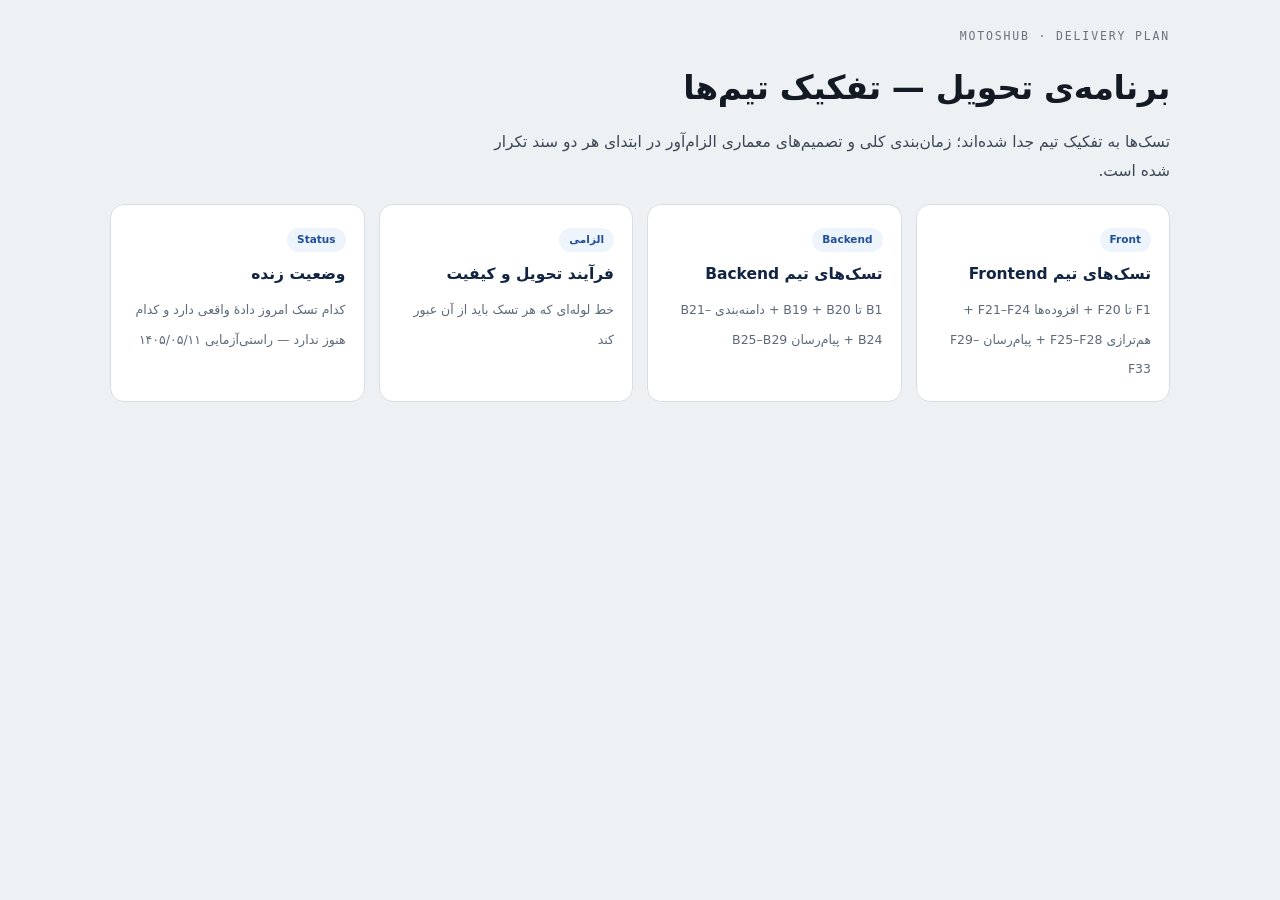
<file: tasks/index.html>
<!DOCTYPE html>
<html lang="fa" dir="rtl">
<head>
<meta charset="utf-8">
<meta name="viewport" content="width=device-width, initial-scale=1">
<title>Motoshub — برنامه‌ی تحویل: تسک‌های تیم Front و Backend</title>
<style>
  :root{
    --bg:#eef1f4;--panel:#ffffff;--line:#d6dce3;--line2:#e6eaef;
    --ink:#131a24;--ink2:#3a4655;--muted:#68727f;
    --front:#1f6f9e;--front-bg:#e8f2f9;
    --back:#7a41ad;--back-bg:#f2ebf9;
    --p1:#b23a52;--p2:#b47a1e;--p3:#3f7d63;
    --done:#2c7a56;--part:#a9791f;--todo:#a8394f;
    --est:#0f4c75;
    --mono:"SF Mono",ui-monospace,"JetBrains Mono",Menlo,Consolas,monospace;
    --sans:"Vazirmatn","Segoe UI",Tahoma,system-ui,Arial,sans-serif;
  }
  @media (prefers-color-scheme:dark){
    :root{--bg:#0c1116;--panel:#141b23;--line:#28323d;--line2:#1d252e;
      --ink:#e9eef4;--ink2:#c2ccd6;--muted:#8b96a3;
      --front:#5aa6d8;--front-bg:#14222e;--back:#b389df;--back-bg:#211a2e;
      --p1:#e07387;--p2:#d9ab5a;--p3:#63c495;
      --done:#5cc48d;--part:#d9ab5a;--todo:#e07387;--est:#6fb2e0;}
  }
  *{box-sizing:border-box}
  html{scroll-behavior:smooth}
  body{margin:0;background:var(--bg);color:var(--ink);font-family:var(--sans);
    line-height:1.85;padding:26px 16px}
  .wrap{max-width:1060px;margin:0 auto}
  .kicker{font-family:var(--mono);font-size:11.5px;letter-spacing:.16em;text-transform:uppercase;color:var(--muted);margin:0 0 10px}
  h1{font-size:clamp(24px,4.4vw,33px);font-weight:800;letter-spacing:-.01em;margin:0 0 10px}
  .lede{color:var(--ink2);font-size:15.5px;margin:0 0 8px;max-width:70ch}
  .meta-line{font-family:var(--mono);font-size:12px;color:var(--muted);margin:0 0 22px}
  .legend{background:var(--panel);border:1px solid var(--line);border-radius:12px;padding:14px 18px;margin:16px 0;font-size:13px}
  .legend b{font-size:13.5px}
  .row{display:flex;flex-wrap:wrap;gap:8px 14px;margin-top:8px;align-items:center}
  .pill{font-family:var(--mono);font-size:10.5px;padding:2px 8px;border-radius:20px;white-space:nowrap;font-weight:600}
  .p-done{background:rgba(44,122,86,.16);color:var(--done)} .p-part{background:rgba(169,121,31,.17);color:var(--part)} .p-todo{background:rgba(168,57,79,.15);color:var(--todo)}
  .p-p1{background:rgba(178,58,82,.14);color:var(--p1)} .p-p2{background:rgba(180,122,30,.15);color:var(--p2)} .p-p3{background:rgba(63,125,99,.15);color:var(--p3)}
  .est{font-family:var(--mono);font-size:11px;font-weight:700;color:var(--est);background:rgba(15,76,117,.10);padding:2px 8px;border-radius:6px;white-space:nowrap}
  @media (prefers-color-scheme:dark){.est{background:rgba(111,178,224,.12)}}
  .toc{background:var(--panel);border:1px solid var(--line);border-radius:12px;padding:12px 18px;margin:16px 0;font-size:13px;columns:2;column-gap:26px}
  .toc a{display:block;color:var(--front);text-decoration:none;padding:2px 0;break-inside:avoid}
  .toc a:hover{text-decoration:underline}
  @media (max-width:640px){.toc{columns:1}}
  .tblwrap{overflow-x:auto;border:1px solid var(--line);border-radius:11px;margin:12px 0}
  table{border-collapse:collapse;width:100%;font-size:12.7px;min-width:560px}
  th,td{padding:8px 11px;text-align:right;border-bottom:1px solid var(--line2);vertical-align:top}
  th{background:rgba(120,130,140,.07);font-weight:700}
  tr:last-child td{border-bottom:none}
  td.n,th.n{white-space:nowrap;font-family:var(--mono);font-size:11.5px;text-align:center;width:1%}
  tfoot td{font-weight:800;background:rgba(120,130,140,.05)}
  .phase{margin:40px 0 8px}
  .phase-h{display:flex;align-items:baseline;gap:12px;flex-wrap:wrap;border-bottom:2px solid var(--line);padding-bottom:9px}
  .phase-n{font-family:var(--mono);font-size:26px;font-weight:800;color:var(--muted);line-height:1}
  .phase-h h2{font-size:21px;margin:0;font-weight:800}
  .phase-goal{color:var(--muted);font-size:13.5px;margin:8px 0 0}
  .band{display:inline-flex;align-items:center;gap:7px;font-family:var(--mono);font-size:11px;font-weight:700;padding:3px 11px;border-radius:20px;margin:18px 0 4px}
  .band.f{background:var(--front-bg);color:var(--front)}
  .band.b{background:var(--back-bg);color:var(--back)}
  .task{background:var(--panel);border:1px solid var(--line);border-radius:12px;padding:15px 18px;margin:12px 0}
  .task.f{border-inline-start:3px solid var(--front)}
  .task.b{border-inline-start:3px solid var(--back)}
  .task-h{display:flex;align-items:center;gap:9px;flex-wrap:wrap}
  .task-id{font-family:var(--mono);font-size:12px;font-weight:700;color:var(--muted)}
  .task-h b{font-size:15.5px}
  .task-h .spacer{flex:1}
  .story{background:rgba(120,130,140,.06);border-radius:9px;padding:9px 13px;margin:11px 0;font-size:13.3px}
  .story .lbl{font-family:var(--mono);font-size:10px;letter-spacing:.1em;text-transform:uppercase;color:var(--muted);display:block;margin-bottom:2px}
  .desc{font-size:13.6px;color:var(--ink2);margin:10px 0}
  .desc code,td code,.ac code,.story code,.ears code{font-family:var(--mono);font-size:11.3px;background:rgba(120,130,140,.14);padding:1px 6px;border-radius:5px;color:var(--ink)}
  .ears{border-inline-start:3px solid var(--muted);padding:2px 12px;margin:9px 0;font-size:13px;color:var(--ink2);font-style:italic}
  .ac{margin:10px 0 4px;font-size:12.9px}
  .ac .lbl{font-family:var(--mono);font-size:10px;letter-spacing:.1em;text-transform:uppercase;color:var(--muted);display:block;margin-bottom:4px}
  .ac ul{margin:0;padding-inline-start:18px}
  .ac li{margin:3px 0}
  .dep{font-family:var(--mono);font-size:11.5px;color:var(--muted);margin-top:9px}
  .subhd{font-family:var(--mono);font-size:10.5px;letter-spacing:.1em;text-transform:uppercase;color:var(--muted);margin:12px 0 4px}
  .note{background:var(--panel);border:1px solid var(--line);border-inline-start:3px solid var(--p2);border-radius:10px;padding:12px 16px;margin:16px 0;font-size:13.4px}
  .foot{margin-top:46px;padding-top:16px;border-top:1px solid var(--line);font-family:var(--mono);font-size:11.5px;color:var(--muted);text-align:center;line-height:2}
  a{color:var(--front)}
</style>
</head>
<style>
.hub{display:grid;grid-template-columns:repeat(auto-fit,minmax(240px,1fr));gap:14px;margin-top:18px}
.hcard{display:block;border:1.5px solid #d8dee8;border-radius:14px;padding:18px;background:#fff;text-decoration:none;transition:border-color .15s}
.hcard:hover{border-color:#1f4f99}
.hcard b{display:block;font-size:15.5px;color:#112442;margin-bottom:6px}
.hcard span{font-size:12.5px;color:#5d6979;line-height:1.9}
.hcard .tagline{display:inline-block;font-size:10.5px;font-weight:700;color:#1f4f99;background:#eef4fc;border-radius:99px;padding:2px 10px;margin-bottom:8px}
</style>
<body>
<div class="wrap">
  <p class="kicker">Motoshub · Delivery Plan</p>
  <h1>برنامه‌ی تحویل — تفکیک تیم‌ها</h1>
  <p class="lede">تسک‌ها به تفکیک تیم جدا شده‌اند؛ زمان‌بندی کلی و تصمیم‌های معماری الزام‌آور در ابتدای هر دو سند تکرار شده است.</p>
  <div class="hub">
    <a class="hcard" href="./frontend/"><span class="tagline">Front</span><b>تسک‌های تیم Frontend</b><span>F1 تا F20 + افزوده‌ها F21–F24 + هم‌ترازی F25–F28 + پیام‌رسان F29–F33</span></a>
    <a class="hcard" href="./backend/"><span class="tagline">Backend</span><b>تسک‌های تیم Backend</b><span>B1 تا B19 + B20 + دامنه‌بندی B21–B24 + پیام‌رسان B25–B29</span></a>
    <a class="hcard" href="../process/"><span class="tagline">الزامی</span><b>فرآیند تحویل و کیفیت</b><span>خط لوله‌ای که هر تسک باید از آن عبور کند</span></a>
    <a class="hcard" href="../status/"><span class="tagline">Status</span><b>وضعیت زنده</b><span>کدام تسک امروز دادهٔ واقعی دارد و کدام هنوز ندارد — راستی‌آزمایی ۱۴۰۵/۰۵/۱۱</span></a>
  </div>
</div>
</body></html>
</file>
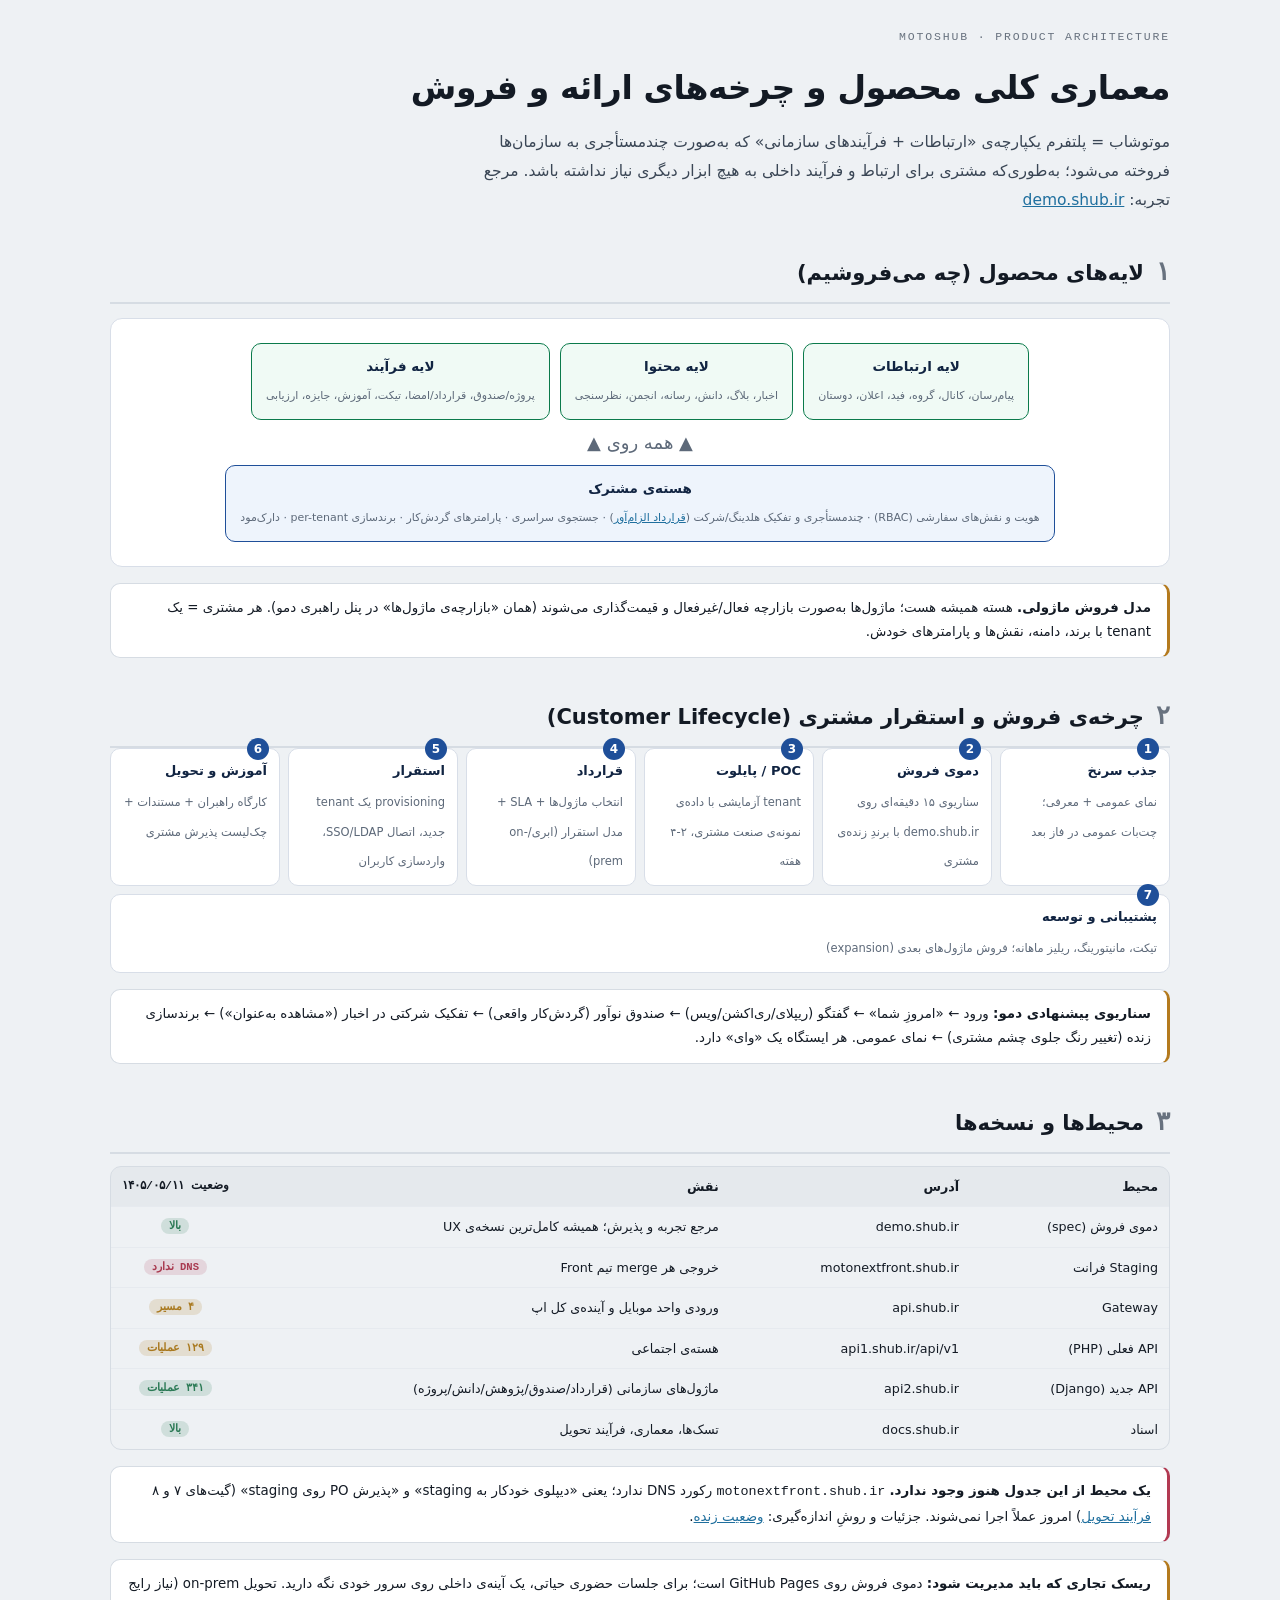
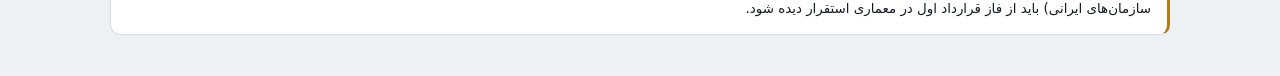
<file: architecture/product/index.html>
<!DOCTYPE html>
<html lang="fa" dir="rtl">
<head>
<meta charset="utf-8">
<meta name="viewport" content="width=device-width, initial-scale=1">
<title>Motoshub — برنامه‌ی تحویل: تسک‌های تیم Front و Backend</title>
<style>
  :root{
    --bg:#eef1f4;--panel:#ffffff;--line:#d6dce3;--line2:#e6eaef;
    --ink:#131a24;--ink2:#3a4655;--muted:#68727f;
    --front:#1f6f9e;--front-bg:#e8f2f9;
    --back:#7a41ad;--back-bg:#f2ebf9;
    --p1:#b23a52;--p2:#b47a1e;--p3:#3f7d63;
    --done:#2c7a56;--part:#a9791f;--todo:#a8394f;
    --est:#0f4c75;
    --mono:"SF Mono",ui-monospace,"JetBrains Mono",Menlo,Consolas,monospace;
    --sans:"Vazirmatn","Segoe UI",Tahoma,system-ui,Arial,sans-serif;
  }
  @media (prefers-color-scheme:dark){
    :root{--bg:#0c1116;--panel:#141b23;--line:#28323d;--line2:#1d252e;
      --ink:#e9eef4;--ink2:#c2ccd6;--muted:#8b96a3;
      --front:#5aa6d8;--front-bg:#14222e;--back:#b389df;--back-bg:#211a2e;
      --p1:#e07387;--p2:#d9ab5a;--p3:#63c495;
      --done:#5cc48d;--part:#d9ab5a;--todo:#e07387;--est:#6fb2e0;}
  }
  *{box-sizing:border-box}
  html{scroll-behavior:smooth}
  body{margin:0;background:var(--bg);color:var(--ink);font-family:var(--sans);
    line-height:1.85;padding:26px 16px}
  .wrap{max-width:1060px;margin:0 auto}
  .kicker{font-family:var(--mono);font-size:11.5px;letter-spacing:.16em;text-transform:uppercase;color:var(--muted);margin:0 0 10px}
  h1{font-size:clamp(24px,4.4vw,33px);font-weight:800;letter-spacing:-.01em;margin:0 0 10px}
  .lede{color:var(--ink2);font-size:15.5px;margin:0 0 8px;max-width:70ch}
  .meta-line{font-family:var(--mono);font-size:12px;color:var(--muted);margin:0 0 22px}
  .legend{background:var(--panel);border:1px solid var(--line);border-radius:12px;padding:14px 18px;margin:16px 0;font-size:13px}
  .legend b{font-size:13.5px}
  .row{display:flex;flex-wrap:wrap;gap:8px 14px;margin-top:8px;align-items:center}
  .pill{font-family:var(--mono);font-size:10.5px;padding:2px 8px;border-radius:20px;white-space:nowrap;font-weight:600}
  .p-done{background:rgba(44,122,86,.16);color:var(--done)} .p-part{background:rgba(169,121,31,.17);color:var(--part)} .p-todo{background:rgba(168,57,79,.15);color:var(--todo)}
  .p-p1{background:rgba(178,58,82,.14);color:var(--p1)} .p-p2{background:rgba(180,122,30,.15);color:var(--p2)} .p-p3{background:rgba(63,125,99,.15);color:var(--p3)}
  .est{font-family:var(--mono);font-size:11px;font-weight:700;color:var(--est);background:rgba(15,76,117,.10);padding:2px 8px;border-radius:6px;white-space:nowrap}
  @media (prefers-color-scheme:dark){.est{background:rgba(111,178,224,.12)}}
  .toc{background:var(--panel);border:1px solid var(--line);border-radius:12px;padding:12px 18px;margin:16px 0;font-size:13px;columns:2;column-gap:26px}
  .toc a{display:block;color:var(--front);text-decoration:none;padding:2px 0;break-inside:avoid}
  .toc a:hover{text-decoration:underline}
  @media (max-width:640px){.toc{columns:1}}
  .tblwrap{overflow-x:auto;border:1px solid var(--line);border-radius:11px;margin:12px 0}
  table{border-collapse:collapse;width:100%;font-size:12.7px;min-width:560px}
  th,td{padding:8px 11px;text-align:right;border-bottom:1px solid var(--line2);vertical-align:top}
  th{background:rgba(120,130,140,.07);font-weight:700}
  tr:last-child td{border-bottom:none}
  td.n,th.n{white-space:nowrap;font-family:var(--mono);font-size:11.5px;text-align:center;width:1%}
  tfoot td{font-weight:800;background:rgba(120,130,140,.05)}
  .phase{margin:40px 0 8px}
  .phase-h{display:flex;align-items:baseline;gap:12px;flex-wrap:wrap;border-bottom:2px solid var(--line);padding-bottom:9px}
  .phase-n{font-family:var(--mono);font-size:26px;font-weight:800;color:var(--muted);line-height:1}
  .phase-h h2{font-size:21px;margin:0;font-weight:800}
  .phase-goal{color:var(--muted);font-size:13.5px;margin:8px 0 0}
  .band{display:inline-flex;align-items:center;gap:7px;font-family:var(--mono);font-size:11px;font-weight:700;padding:3px 11px;border-radius:20px;margin:18px 0 4px}
  .band.f{background:var(--front-bg);color:var(--front)}
  .band.b{background:var(--back-bg);color:var(--back)}
  .task{background:var(--panel);border:1px solid var(--line);border-radius:12px;padding:15px 18px;margin:12px 0}
  .task.f{border-inline-start:3px solid var(--front)}
  .task.b{border-inline-start:3px solid var(--back)}
  .task-h{display:flex;align-items:center;gap:9px;flex-wrap:wrap}
  .task-id{font-family:var(--mono);font-size:12px;font-weight:700;color:var(--muted)}
  .task-h b{font-size:15.5px}
  .task-h .spacer{flex:1}
  .story{background:rgba(120,130,140,.06);border-radius:9px;padding:9px 13px;margin:11px 0;font-size:13.3px}
  .story .lbl{font-family:var(--mono);font-size:10px;letter-spacing:.1em;text-transform:uppercase;color:var(--muted);display:block;margin-bottom:2px}
  .desc{font-size:13.6px;color:var(--ink2);margin:10px 0}
  .desc code,td code,.ac code,.story code,.ears code{font-family:var(--mono);font-size:11.3px;background:rgba(120,130,140,.14);padding:1px 6px;border-radius:5px;color:var(--ink)}
  .ears{border-inline-start:3px solid var(--muted);padding:2px 12px;margin:9px 0;font-size:13px;color:var(--ink2);font-style:italic}
  .ac{margin:10px 0 4px;font-size:12.9px}
  .ac .lbl{font-family:var(--mono);font-size:10px;letter-spacing:.1em;text-transform:uppercase;color:var(--muted);display:block;margin-bottom:4px}
  .ac ul{margin:0;padding-inline-start:18px}
  .ac li{margin:3px 0}
  .dep{font-family:var(--mono);font-size:11.5px;color:var(--muted);margin-top:9px}
  .subhd{font-family:var(--mono);font-size:10.5px;letter-spacing:.1em;text-transform:uppercase;color:var(--muted);margin:12px 0 4px}
  .note{background:var(--panel);border:1px solid var(--line);border-inline-start:3px solid var(--p2);border-radius:10px;padding:12px 16px;margin:16px 0;font-size:13.4px}
  .foot{margin-top:46px;padding-top:16px;border-top:1px solid var(--line);font-family:var(--mono);font-size:11.5px;color:var(--muted);text-align:center;line-height:2}
  a{color:var(--front)}
</style>
</head>
<style>
.diagram{background:var(--card,#fff);border:1px solid #d8dee8;border-radius:12px;padding:18px;margin:14px 0;overflow-x:auto}
.drow{display:flex;gap:10px;align-items:stretch;justify-content:center;flex-wrap:wrap;margin:6px 0}
.dbox{border:1.5px solid #1f4f99;border-radius:10px;padding:10px 14px;text-align:center;min-width:150px;background:#eef4fc}
.dbox b{display:block;font-size:13.5px;color:#112442}
.dbox span{font-size:11px;color:#5d6979}
.dbox.ghost{border-style:dashed;background:#fbfcfe;border-color:#97a0ad}
.dbox.green{border-color:#0b7a4b;background:#f0faf5}
.dbox.amber{border-color:#b45309;background:#fffaf0}
.darrow{display:flex;align-items:center;justify-content:center;color:#5d6979;font-size:18px;min-width:26px}
.dcol{display:flex;flex-direction:column;gap:8px;justify-content:center}
.legend{font-size:11.5px;color:#5d6979;margin-top:8px}
.cycle{display:flex;gap:8px;flex-wrap:wrap;counter-reset:step}
.cstep{flex:1;min-width:150px;border:1px solid #d8dee8;border-radius:10px;padding:10px 12px;background:#fff;position:relative}
.cstep::before{counter-increment:step;content:counter(step);position:absolute;top:-11px;right:10px;width:22px;height:22px;border-radius:50%;background:#1f4f99;color:#fff;font-size:12px;font-weight:700;display:grid;place-items:center}
.cstep b{display:block;font-size:13px;margin-bottom:3px;color:#112442}
.cstep span{font-size:11.5px;color:#5d6979;line-height:1.8}
</style>
<body>
<div class="wrap">
  <p class="kicker">Motoshub · Product Architecture</p>
  <h1>معماری کلی محصول و چرخه‌های ارائه و فروش</h1>
  <p class="lede">موتوشاب = پلتفرم یکپارچه‌ی «ارتباطات + فرآیندهای سازمانی» که به‌صورت چندمستأجری به سازمان‌ها فروخته می‌شود؛ به‌طوری‌که مشتری برای ارتباط و فرآیند داخلی به هیچ ابزار دیگری نیاز نداشته باشد. مرجع تجربه: <a href="https://demo.shub.ir">demo.shub.ir</a></p>

  <section class="phase">
    <div class="phase-h"><span class="phase-n">۱</span><h2>لایه‌های محصول (چه می‌فروشیم)</h2></div>
    <div class="diagram">
      <div class="drow">
        <div class="dbox green"><b>لایه ارتباطات</b><span>پیام‌رسان، کانال، گروه، فید، اعلان، دوستان</span></div>
        <div class="dbox green"><b>لایه محتوا</b><span>اخبار، بلاگ، دانش، رسانه، انجمن، نظرسنجی</span></div>
        <div class="dbox green"><b>لایه فرآیند</b><span>پروژه/صندوق، قرارداد/امضا، تیکت، آموزش، جایزه، ارزیابی</span></div>
      </div>
      <div class="drow"><div class="darrow">▲ همه روی ▲</div></div>
      <div class="drow">
        <div class="dbox"><b>هسته‌ی مشترک</b><span>هویت و نقش‌های سفارشی (RBAC) · چندمستأجری و تفکیک هلدینگ/شرکت (<a href="../../tasks/backend/#scope-ref">قرارداد الزام‌آور</a>) · جستجوی سراسری · پارامترهای گردش‌کار · برندسازی per-tenant · دارک‌مود</span></div>
      </div>
    </div>
    <div class="note"><b>مدل فروش ماژولی.</b> هسته همیشه هست؛ ماژول‌ها به‌صورت بازارچه فعال/غیرفعال و قیمت‌گذاری می‌شوند (همان «بازارچه‌ی ماژول‌ها» در پنل راهبری دمو). هر مشتری = یک tenant با برند، دامنه، نقش‌ها و پارامترهای خودش.</div>
  </section>

  <section class="phase">
    <div class="phase-h"><span class="phase-n">۲</span><h2>چرخه‌ی فروش و استقرار مشتری (Customer Lifecycle)</h2></div>
    <div class="cycle">
      <div class="cstep"><b>جذب سرنخ</b><span>نمای عمومی + معرفی؛ چت‌بات عمومی در فاز بعد</span></div>
      <div class="cstep"><b>دموی فروش</b><span>سناریوی ۱۵ دقیقه‌ای روی demo.shub.ir با برندِ زنده‌ی مشتری</span></div>
      <div class="cstep"><b>POC / پایلوت</b><span>tenant آزمایشی با داده‌ی نمونه‌ی صنعت مشتری، ۲-۴ هفته</span></div>
      <div class="cstep"><b>قرارداد</b><span>انتخاب ماژول‌ها + SLA + مدل استقرار (ابری/on-prem)</span></div>
      <div class="cstep"><b>استقرار</b><span>provisioning یک tenant جدید، اتصال SSO/LDAP، واردسازی کاربران</span></div>
      <div class="cstep"><b>آموزش و تحویل</b><span>کارگاه راهبران + مستندات + چک‌لیست پذیرش مشتری</span></div>
      <div class="cstep"><b>پشتیبانی و توسعه</b><span>تیکت، مانیتورینگ، ریلیز ماهانه؛ فروش ماژول‌های بعدی (expansion)</span></div>
    </div>
    <div class="note"><b>سناریوی پیشنهادی دمو:</b> ورود ← «امروزِ شما» ← گفتگو (ریپلای/ری‌اکشن/ویس) ← صندوق نوآور (گردش‌کار واقعی) ← تفکیک شرکتی در اخبار («مشاهده به‌عنوان») ← برندسازی زنده (تغییر رنگ جلوی چشم مشتری) ← نمای عمومی. هر ایستگاه یک «وای» دارد.</div>
  </section>

  <section class="phase">
    <div class="phase-h"><span class="phase-n">۳</span><h2>محیط‌ها و نسخه‌ها</h2></div>
    <div class="tblwrap"><table>
      <thead><tr><th>محیط</th><th>آدرس</th><th>نقش</th><th class="n">وضعیت ۱۴۰۵/۰۵/۱۱</th></tr></thead>
      <tbody>
        <tr><td>دموی فروش (spec)</td><td>demo.shub.ir</td><td>مرجع تجربه و پذیرش؛ همیشه کامل‌ترین نسخه‌ی UX</td><td class="n"><span class="pill p-done">بالا</span></td></tr>
        <tr><td>Staging فرانت</td><td>motonextfront.shub.ir</td><td>خروجی هر merge تیم Front</td><td class="n"><span class="pill p-todo">DNS ندارد</span></td></tr>
        <tr><td>Gateway</td><td>api.shub.ir</td><td>ورودی واحد موبایل و آینده‌ی کل اپ</td><td class="n"><span class="pill p-part">۴ مسیر</span></td></tr>
        <tr><td>API فعلی (PHP)</td><td>api1.shub.ir/api/v1</td><td>هسته‌ی اجتماعی</td><td class="n"><span class="pill p-part">۱۲۹ عملیات</span></td></tr>
        <tr><td>API جدید (Django)</td><td>api2.shub.ir</td><td>ماژول‌های سازمانی (قرارداد/صندوق/پژوهش/دانش/پروژه)</td><td class="n"><span class="pill p-done">۳۴۱ عملیات</span></td></tr>
        <tr><td>اسناد</td><td>docs.shub.ir</td><td>تسک‌ها، معماری، فرآیند تحویل</td><td class="n"><span class="pill p-done">بالا</span></td></tr>
      </tbody>
    </table></div>
    <div class="note" style="border-inline-start-color:var(--p1)"><b>یک محیط از این جدول هنوز وجود ندارد.</b> <code>motonextfront.shub.ir</code> رکورد DNS ندارد؛ یعنی «دیپلوی خودکار به staging» و «پذیرش PO روی staging» (گیت‌های ۷ و ۸ <a href="../../process/">فرآیند تحویل</a>) امروز عملاً اجرا نمی‌شوند. جزئیات و روشِ اندازه‌گیری: <a href="../../status/#envs">وضعیت زنده</a>.</div>
    <div class="note"><b>ریسک تجاری که باید مدیریت شود:</b> دموی فروش روی GitHub Pages است؛ برای جلسات حضوری حیاتی، یک آینه‌ی داخلی روی سرور خودی نگه دارید. تحویل on-prem (نیاز رایج سازمان‌های ایرانی) باید از فاز قرارداد اول در معماری استقرار دیده شود.</div>
  </section>
</div>
</body></html>
</file>
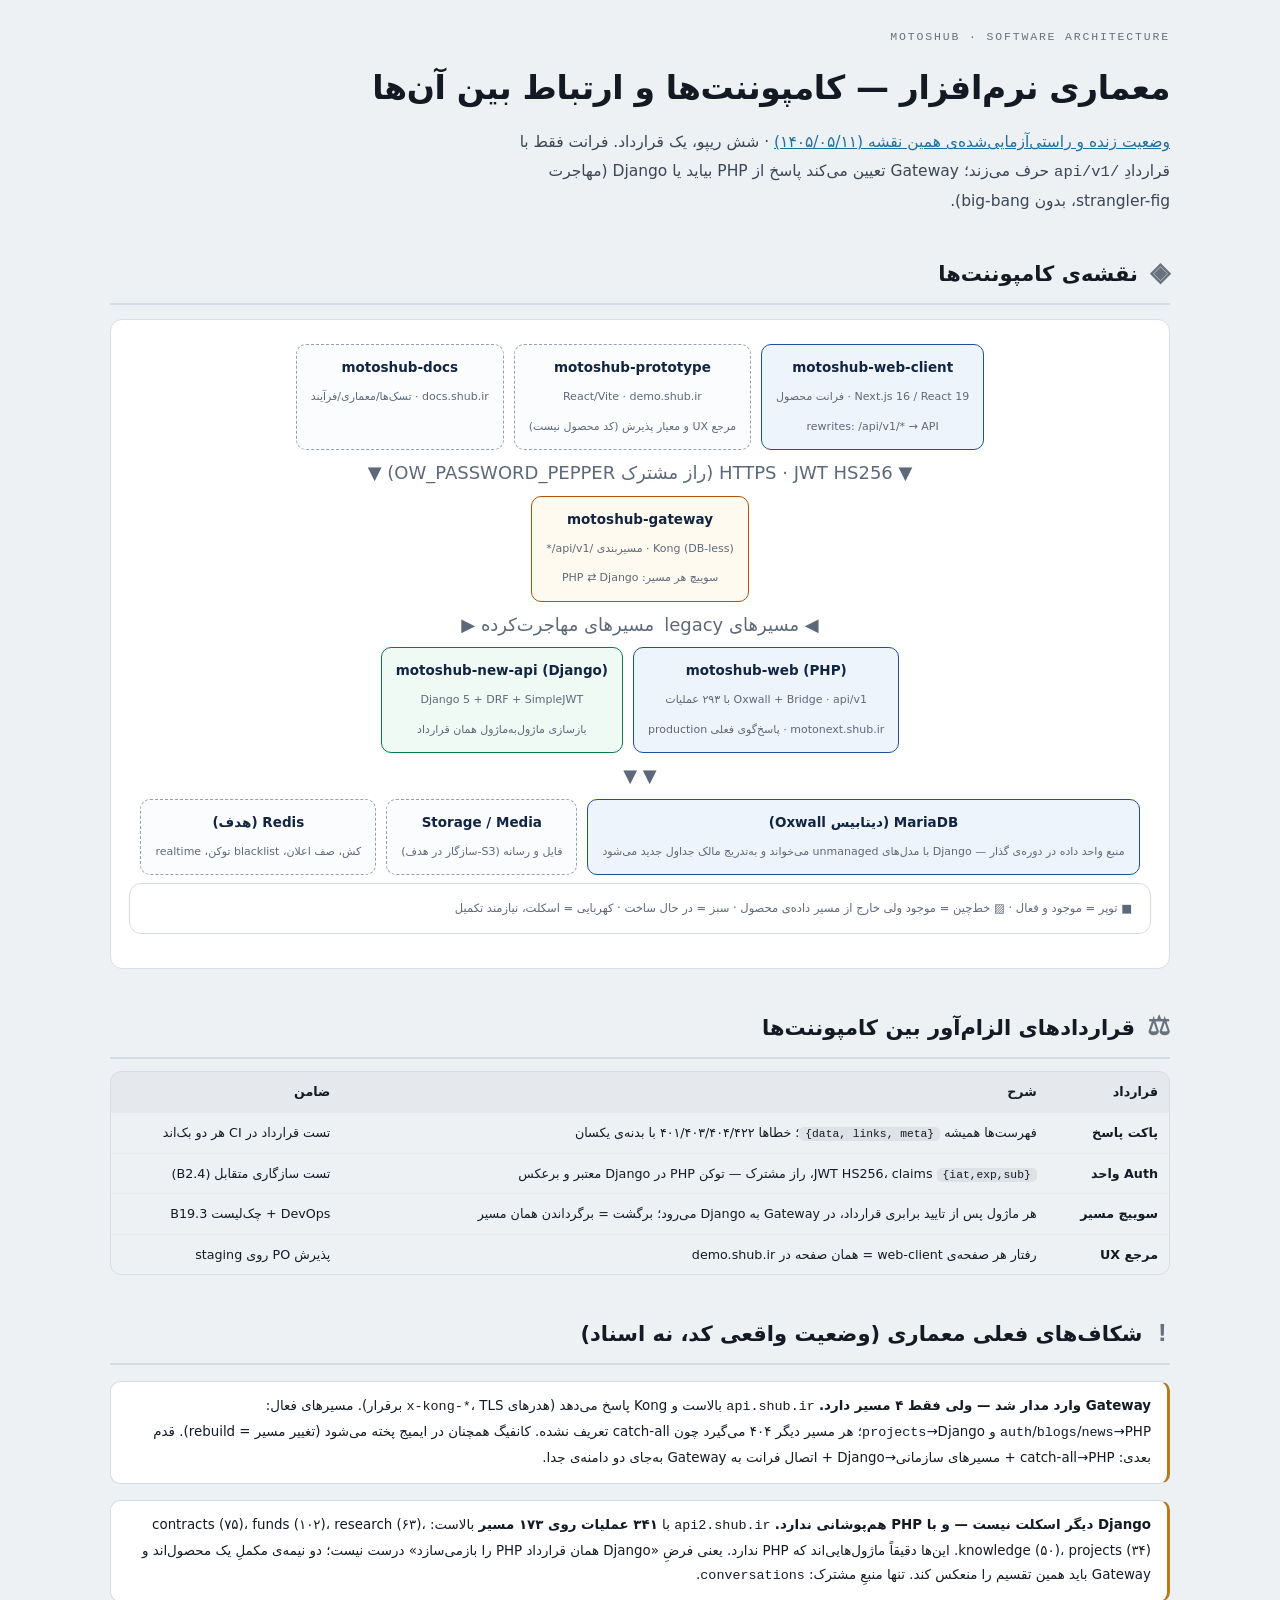
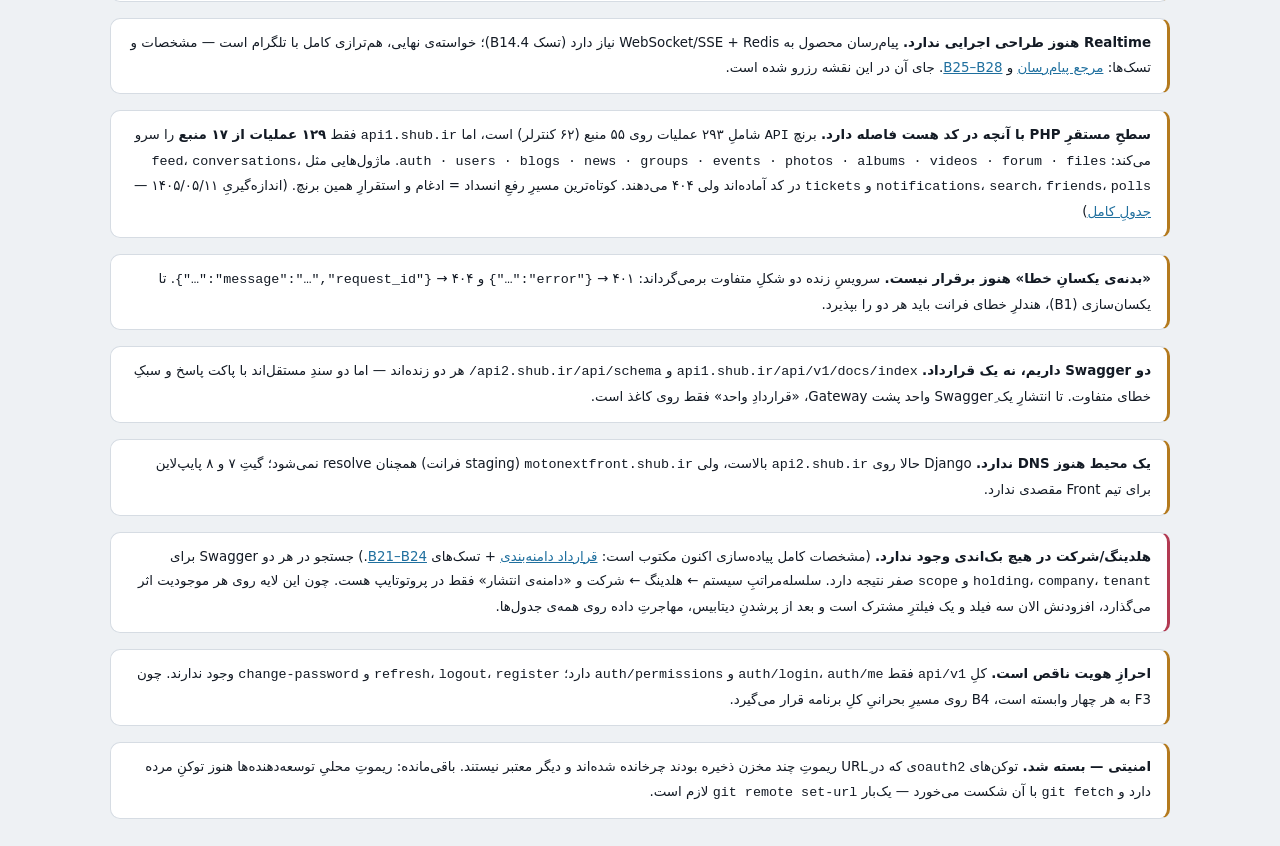
<file: architecture/software/index.html>
<!DOCTYPE html>
<html lang="fa" dir="rtl">
<head>
<meta charset="utf-8">
<meta name="viewport" content="width=device-width, initial-scale=1">
<title>Motoshub — برنامه‌ی تحویل: تسک‌های تیم Front و Backend</title>
<style>
  :root{
    --bg:#eef1f4;--panel:#ffffff;--line:#d6dce3;--line2:#e6eaef;
    --ink:#131a24;--ink2:#3a4655;--muted:#68727f;
    --front:#1f6f9e;--front-bg:#e8f2f9;
    --back:#7a41ad;--back-bg:#f2ebf9;
    --p1:#b23a52;--p2:#b47a1e;--p3:#3f7d63;
    --done:#2c7a56;--part:#a9791f;--todo:#a8394f;
    --est:#0f4c75;
    --mono:"SF Mono",ui-monospace,"JetBrains Mono",Menlo,Consolas,monospace;
    --sans:"Vazirmatn","Segoe UI",Tahoma,system-ui,Arial,sans-serif;
  }
  @media (prefers-color-scheme:dark){
    :root{--bg:#0c1116;--panel:#141b23;--line:#28323d;--line2:#1d252e;
      --ink:#e9eef4;--ink2:#c2ccd6;--muted:#8b96a3;
      --front:#5aa6d8;--front-bg:#14222e;--back:#b389df;--back-bg:#211a2e;
      --p1:#e07387;--p2:#d9ab5a;--p3:#63c495;
      --done:#5cc48d;--part:#d9ab5a;--todo:#e07387;--est:#6fb2e0;}
  }
  *{box-sizing:border-box}
  html{scroll-behavior:smooth}
  body{margin:0;background:var(--bg);color:var(--ink);font-family:var(--sans);
    line-height:1.85;padding:26px 16px}
  .wrap{max-width:1060px;margin:0 auto}
  .kicker{font-family:var(--mono);font-size:11.5px;letter-spacing:.16em;text-transform:uppercase;color:var(--muted);margin:0 0 10px}
  h1{font-size:clamp(24px,4.4vw,33px);font-weight:800;letter-spacing:-.01em;margin:0 0 10px}
  .lede{color:var(--ink2);font-size:15.5px;margin:0 0 8px;max-width:70ch}
  .meta-line{font-family:var(--mono);font-size:12px;color:var(--muted);margin:0 0 22px}
  .legend{background:var(--panel);border:1px solid var(--line);border-radius:12px;padding:14px 18px;margin:16px 0;font-size:13px}
  .legend b{font-size:13.5px}
  .row{display:flex;flex-wrap:wrap;gap:8px 14px;margin-top:8px;align-items:center}
  .pill{font-family:var(--mono);font-size:10.5px;padding:2px 8px;border-radius:20px;white-space:nowrap;font-weight:600}
  .p-done{background:rgba(44,122,86,.16);color:var(--done)} .p-part{background:rgba(169,121,31,.17);color:var(--part)} .p-todo{background:rgba(168,57,79,.15);color:var(--todo)}
  .p-p1{background:rgba(178,58,82,.14);color:var(--p1)} .p-p2{background:rgba(180,122,30,.15);color:var(--p2)} .p-p3{background:rgba(63,125,99,.15);color:var(--p3)}
  .est{font-family:var(--mono);font-size:11px;font-weight:700;color:var(--est);background:rgba(15,76,117,.10);padding:2px 8px;border-radius:6px;white-space:nowrap}
  @media (prefers-color-scheme:dark){.est{background:rgba(111,178,224,.12)}}
  .toc{background:var(--panel);border:1px solid var(--line);border-radius:12px;padding:12px 18px;margin:16px 0;font-size:13px;columns:2;column-gap:26px}
  .toc a{display:block;color:var(--front);text-decoration:none;padding:2px 0;break-inside:avoid}
  .toc a:hover{text-decoration:underline}
  @media (max-width:640px){.toc{columns:1}}
  .tblwrap{overflow-x:auto;border:1px solid var(--line);border-radius:11px;margin:12px 0}
  table{border-collapse:collapse;width:100%;font-size:12.7px;min-width:560px}
  th,td{padding:8px 11px;text-align:right;border-bottom:1px solid var(--line2);vertical-align:top}
  th{background:rgba(120,130,140,.07);font-weight:700}
  tr:last-child td{border-bottom:none}
  td.n,th.n{white-space:nowrap;font-family:var(--mono);font-size:11.5px;text-align:center;width:1%}
  tfoot td{font-weight:800;background:rgba(120,130,140,.05)}
  .phase{margin:40px 0 8px}
  .phase-h{display:flex;align-items:baseline;gap:12px;flex-wrap:wrap;border-bottom:2px solid var(--line);padding-bottom:9px}
  .phase-n{font-family:var(--mono);font-size:26px;font-weight:800;color:var(--muted);line-height:1}
  .phase-h h2{font-size:21px;margin:0;font-weight:800}
  .phase-goal{color:var(--muted);font-size:13.5px;margin:8px 0 0}
  .band{display:inline-flex;align-items:center;gap:7px;font-family:var(--mono);font-size:11px;font-weight:700;padding:3px 11px;border-radius:20px;margin:18px 0 4px}
  .band.f{background:var(--front-bg);color:var(--front)}
  .band.b{background:var(--back-bg);color:var(--back)}
  .task{background:var(--panel);border:1px solid var(--line);border-radius:12px;padding:15px 18px;margin:12px 0}
  .task.f{border-inline-start:3px solid var(--front)}
  .task.b{border-inline-start:3px solid var(--back)}
  .task-h{display:flex;align-items:center;gap:9px;flex-wrap:wrap}
  .task-id{font-family:var(--mono);font-size:12px;font-weight:700;color:var(--muted)}
  .task-h b{font-size:15.5px}
  .task-h .spacer{flex:1}
  .story{background:rgba(120,130,140,.06);border-radius:9px;padding:9px 13px;margin:11px 0;font-size:13.3px}
  .story .lbl{font-family:var(--mono);font-size:10px;letter-spacing:.1em;text-transform:uppercase;color:var(--muted);display:block;margin-bottom:2px}
  .desc{font-size:13.6px;color:var(--ink2);margin:10px 0}
  .desc code,td code,.ac code,.story code,.ears code{font-family:var(--mono);font-size:11.3px;background:rgba(120,130,140,.14);padding:1px 6px;border-radius:5px;color:var(--ink)}
  .ears{border-inline-start:3px solid var(--muted);padding:2px 12px;margin:9px 0;font-size:13px;color:var(--ink2);font-style:italic}
  .ac{margin:10px 0 4px;font-size:12.9px}
  .ac .lbl{font-family:var(--mono);font-size:10px;letter-spacing:.1em;text-transform:uppercase;color:var(--muted);display:block;margin-bottom:4px}
  .ac ul{margin:0;padding-inline-start:18px}
  .ac li{margin:3px 0}
  .dep{font-family:var(--mono);font-size:11.5px;color:var(--muted);margin-top:9px}
  .subhd{font-family:var(--mono);font-size:10.5px;letter-spacing:.1em;text-transform:uppercase;color:var(--muted);margin:12px 0 4px}
  .note{background:var(--panel);border:1px solid var(--line);border-inline-start:3px solid var(--p2);border-radius:10px;padding:12px 16px;margin:16px 0;font-size:13.4px}
  .foot{margin-top:46px;padding-top:16px;border-top:1px solid var(--line);font-family:var(--mono);font-size:11.5px;color:var(--muted);text-align:center;line-height:2}
  a{color:var(--front)}
</style>
</head>
<style>
.diagram{background:var(--card,#fff);border:1px solid #d8dee8;border-radius:12px;padding:18px;margin:14px 0;overflow-x:auto}
.drow{display:flex;gap:10px;align-items:stretch;justify-content:center;flex-wrap:wrap;margin:6px 0}
.dbox{border:1.5px solid #1f4f99;border-radius:10px;padding:10px 14px;text-align:center;min-width:150px;background:#eef4fc}
.dbox b{display:block;font-size:13.5px;color:#112442}
.dbox span{font-size:11px;color:#5d6979}
.dbox.ghost{border-style:dashed;background:#fbfcfe;border-color:#97a0ad}
.dbox.green{border-color:#0b7a4b;background:#f0faf5}
.dbox.amber{border-color:#b45309;background:#fffaf0}
.darrow{display:flex;align-items:center;justify-content:center;color:#5d6979;font-size:18px;min-width:26px}
.dcol{display:flex;flex-direction:column;gap:8px;justify-content:center}
.legend{font-size:11.5px;color:#5d6979;margin-top:8px}
.cycle{display:flex;gap:8px;flex-wrap:wrap;counter-reset:step}
.cstep{flex:1;min-width:150px;border:1px solid #d8dee8;border-radius:10px;padding:10px 12px;background:#fff;position:relative}
.cstep::before{counter-increment:step;content:counter(step);position:absolute;top:-11px;right:10px;width:22px;height:22px;border-radius:50%;background:#1f4f99;color:#fff;font-size:12px;font-weight:700;display:grid;place-items:center}
.cstep b{display:block;font-size:13px;margin-bottom:3px;color:#112442}
.cstep span{font-size:11.5px;color:#5d6979;line-height:1.8}
</style>
<body>
<div class="wrap">
  <p class="kicker">Motoshub · Software Architecture</p>
  <h1>معماری نرم‌افزار — کامپوننت‌ها و ارتباط بین آن‌ها</h1>
  <p class="lede"><a href="../../status/">وضعیت زنده و راستی‌آزمایی‌شده‌ی همین نقشه (۱۴۰۵/۰۵/۱۱)</a> · شش ریپو، یک قرارداد. فرانت فقط با قراردادِ <code>/api/v1</code> حرف می‌زند؛ Gateway تعیین می‌کند پاسخ از PHP بیاید یا Django (مهاجرت strangler-fig، بدون big-bang).</p>

  <section class="phase">
    <div class="phase-h"><span class="phase-n">◈</span><h2>نقشه‌ی کامپوننت‌ها</h2></div>
    <div class="diagram">
      <div class="drow">
        <div class="dbox"><b>motoshub-web-client</b><span>Next.js 16 / React 19 · فرانت محصول<br>rewrites: /api/v1/* → API</span></div>
        <div class="dbox ghost"><b>motoshub-prototype</b><span>React/Vite · demo.shub.ir<br>مرجع UX و معیار پذیرش (کد محصول نیست)</span></div>
        <div class="dbox ghost"><b>motoshub-docs</b><span>docs.shub.ir · تسک‌ها/معماری/فرآیند</span></div>
      </div>
      <div class="drow"><div class="darrow">▼ HTTPS · JWT HS256 (راز مشترک OW_PASSWORD_PEPPER) ▼</div></div>
      <div class="drow">
        <div class="dbox amber"><b>motoshub-gateway</b><span>Kong (DB-less) · مسیربندی /api/v1/*<br>سوییچ هر مسیر: PHP ⇄ Django</span></div>
      </div>
      <div class="drow">
        <div class="dcol"><div class="darrow">◀ مسیرهای legacy</div></div>
        <div class="dcol"><div class="darrow">مسیرهای مهاجرت‌کرده ▶</div></div>
      </div>
      <div class="drow">
        <div class="dbox"><b>motoshub-web (PHP)</b><span>Oxwall + Bridge · api/v1 با ۲۹۳ عملیات<br>motonext.shub.ir · پاسخ‌گوی فعلی production</span></div>
        <div class="dbox green"><b>motoshub-new-api (Django)</b><span>Django 5 + DRF + SimpleJWT<br>بازسازی ماژول‌به‌ماژول همان قرارداد</span></div>
      </div>
      <div class="drow"><div class="darrow">▼ ▼</div></div>
      <div class="drow">
        <div class="dbox"><b>MariaDB (دیتابیس Oxwall)</b><span>منبع واحد داده در دوره‌ی گذار — Django با مدل‌های unmanaged می‌خواند و به‌تدریج مالک جداول جدید می‌شود</span></div>
        <div class="dbox ghost"><b>Storage / Media</b><span>فایل و رسانه (S3-سازگار در هدف)</span></div>
        <div class="dbox ghost"><b>Redis (هدف)</b><span>کش، صف اعلان، blacklist توکن، realtime</span></div>
      </div>
      <p class="legend">■ توپر = موجود و فعال · ▨ خط‌چین = موجود ولی خارج از مسیر داده‌ی محصول · سبز = در حال ساخت · کهربایی = اسکلت، نیازمند تکمیل</p>
    </div>
  </section>

  <section class="phase">
    <div class="phase-h"><span class="phase-n">⚖</span><h2>قراردادهای الزام‌آور بین کامپوننت‌ها</h2></div>
    <div class="tblwrap"><table>
      <thead><tr><th>قرارداد</th><th>شرح</th><th>ضامن</th></tr></thead>
      <tbody>
        <tr><td><b>پاکت پاسخ</b></td><td>فهرست‌ها همیشه <code>{data, links, meta}</code>؛ خطاها ۴۰۱/۴۰۳/۴۰۴/۴۲۲ با بدنه‌ی یکسان</td><td>تست قرارداد در CI هر دو بک‌اند</td></tr>
        <tr><td><b>Auth واحد</b></td><td>JWT HS256، claims <code>{iat,exp,sub}</code>، راز مشترک — توکن PHP در Django معتبر و برعکس</td><td>تست سازگاری متقابل (B2.4)</td></tr>
        <tr><td><b>سوییچ مسیر</b></td><td>هر ماژول پس از تایید برابری قرارداد، در Gateway به Django می‌رود؛ برگشت = برگرداندن همان مسیر</td><td>DevOps + چک‌لیست B19.3</td></tr>
        <tr><td><b>مرجع UX</b></td><td>رفتار هر صفحه‌ی web-client = همان صفحه در demo.shub.ir</td><td>پذیرش PO روی staging</td></tr>
      </tbody>
    </table></div>
  </section>

  <section class="phase">
    <div class="phase-h"><span class="phase-n">!</span><h2>شکاف‌های فعلی معماری (وضعیت واقعی کد، نه اسناد)</h2></div>
    <div class="note"><b>Gateway وارد مدار شد — ولی فقط ۴ مسیر دارد.</b> <code>api.shub.ir</code> بالاست و Kong پاسخ می‌دهد (هدرهای <code>x-kong-*</code>، TLS برقرار). مسیرهای فعال: <code>auth</code>/<code>blogs</code>/<code>news</code>→PHP و <code>projects</code>→Django؛ هر مسیر دیگر ۴۰۴ می‌گیرد چون catch-all تعریف نشده. کانفیگ همچنان در ایمیج پخته می‌شود (تغییر مسیر = rebuild). قدم بعدی: catch-all→PHP + مسیرهای سازمانی→Django + اتصال فرانت به Gateway به‌جای دو دامنه‌ی جدا.</div>
    <div class="note"><b>Django دیگر اسکلت نیست — و با PHP هم‌پوشانی ندارد.</b> <code>api2.shub.ir</code> با <b>۳۴۱ عملیات روی ۱۷۳ مسیر</b> بالاست: contracts (۷۵)، funds (۱۰۲)، research (۶۳)، knowledge (۵۰)، projects (۳۴). این‌ها دقیقاً ماژول‌هایی‌اند که PHP ندارد. یعنی فرضِ «Django همان قرارداد PHP را بازمی‌سازد» درست نیست؛ دو نیمه‌ی مکملِ یک محصول‌اند و Gateway باید همین تقسیم را منعکس کند. تنها منبعِ مشترک: <code>conversations</code>.</div>
    <div class="note"><b>Realtime هنوز طراحی اجرایی ندارد.</b> پیام‌رسان محصول به WebSocket/SSE + Redis نیاز دارد (تسک B14.4)؛ خواسته‌ی نهایی، هم‌ترازی کامل با تلگرام است — مشخصات و تسک‌ها: <a href="../../tasks/backend/#chat-ref">مرجع پیام‌رسان</a> و <a href="../../tasks/backend/#p9">B25–B28</a>. جای آن در این نقشه رزرو شده است.</div>
    <div class="note"><b>سطحِ مستقرِ PHP با آنچه در کد هست فاصله دارد.</b> برنچ <code>API</code> شاملِ ۲۹۳ عملیات روی ۵۵ منبع (۶۲ کنترلر) است، اما <code>api1.shub.ir</code> فقط <b>۱۲۹ عملیات از ۱۷ منبع</b> را سرو می‌کند: <code>auth · users · blogs · news · groups · events · photos · albums · videos · forum · files</code>. ماژول‌هایی مثل <code>feed</code>، <code>conversations</code>، <code>notifications</code>، <code>search</code>، <code>friends</code>، <code>polls</code> و <code>tickets</code> در کد آماده‌اند ولی ۴۰۴ می‌دهند. کوتاه‌ترین مسیرِ رفعِ انسداد = ادغام و استقرارِ همین برنچ. (اندازه‌گیریِ ۱۴۰۵/۰۵/۱۱ — <a href="../../status/#surface">جدولِ کامل</a>)</div>
    <div class="note"><b>«بدنه‌ی یکسانِ خطا» هنوز برقرار نیست.</b> سرویسِ زنده دو شکلِ متفاوت برمی‌گرداند: ۴۰۱ → <code>{"error":"…"}</code> و ۴۰۴ → <code>{"message":"…","request_id":"…"}</code>. تا یکسان‌سازی (B1)، هندلرِ خطای فرانت باید هر دو را بپذیرد.</div>
    <div class="note"><b>دو Swagger داریم، نه یک قرارداد.</b> <code>api1.shub.ir/api/v1/docs/index</code> و <code>api2.shub.ir/api/schema/</code> هر دو زنده‌اند — اما دو سندِ مستقل‌اند با پاکت پاسخ و سبکِ خطای متفاوت. تا انتشارِ یک Swaggerِ واحد پشت Gateway، «قراردادِ واحد» فقط روی کاغذ است.</div>
    <div class="note"><b>یک محیط هنوز DNS ندارد.</b> Django حالا روی <code>api2.shub.ir</code> بالاست، ولی <code>motonextfront.shub.ir</code> (staging فرانت) همچنان resolve نمی‌شود؛ گیتِ ۷ و ۸ پایپ‌لاین برای تیم Front مقصدی ندارد.</div>
    <div class="note" style="border-inline-start-color:var(--p1)"><b>هلدینگ/شرکت در هیچ بک‌اندی وجود ندارد.</b> (مشخصات کامل پیاده‌سازی اکنون مکتوب است: <a href="../../tasks/backend/#scope-ref">قرارداد دامنه‌بندی</a> + تسک‌های <a href="../../tasks/backend/#p8">B21–B24</a>.) جستجو در هر دو Swagger برای <code>holding</code>، <code>company</code>، <code>tenant</code> و <code>scope</code> صفر نتیجه دارد. سلسله‌مراتبِ سیستم ← هلدینگ ← شرکت و «دامنه‌ی انتشار» فقط در پروتوتایپ هست. چون این لایه روی هر موجودیت اثر می‌گذارد، افزودنش الان سه فیلد و یک فیلترِ مشترک است و بعد از پرشدنِ دیتابیس، مهاجرتِ داده روی همه‌ی جدول‌ها.</div>
    <div class="note"><b>احرازِ هویت ناقص است.</b> کلِ <code>api/v1</code> فقط <code>auth/login</code>، <code>auth/me</code> و <code>auth/permissions</code> دارد؛ <code>refresh</code>، <code>logout</code>، <code>register</code> و <code>change-password</code> وجود ندارند. چون F3 به هر چهار وابسته است، B4 روی مسیرِ بحرانیِ کلِ برنامه قرار می‌گیرد.</div>
    <div class="note"><b>امنیتی — بسته شد.</b> توکن‌های <code>oauth2</code>ی که در URLِ ریموتِ چند مخزن ذخیره بودند چرخانده شده‌اند و دیگر معتبر نیستند. باقی‌مانده: ریموتِ محلیِ توسعه‌دهنده‌ها هنوز توکنِ مرده دارد و <code>git fetch</code> با آن شکست می‌خورد — یک‌بار <code>git remote set-url</code> لازم است.</div>
  </section>
</div>
</body></html>
</file>
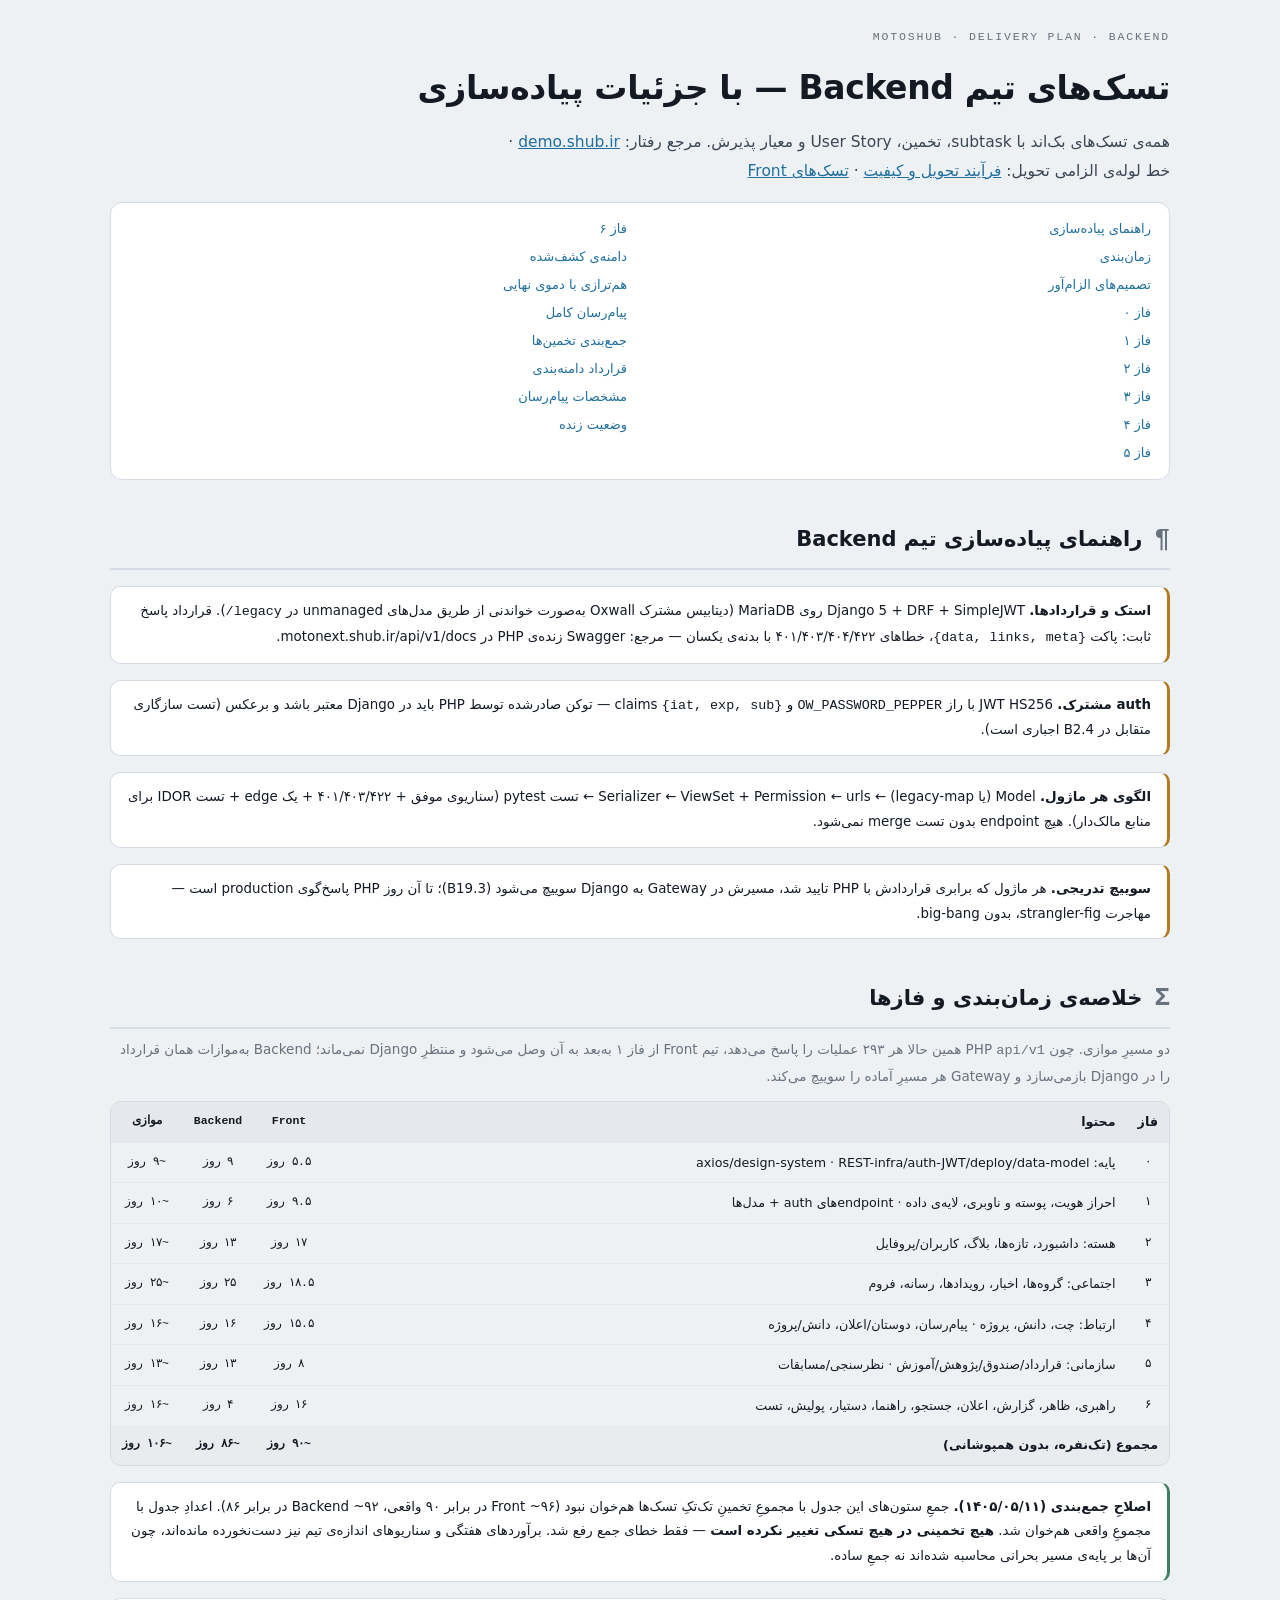
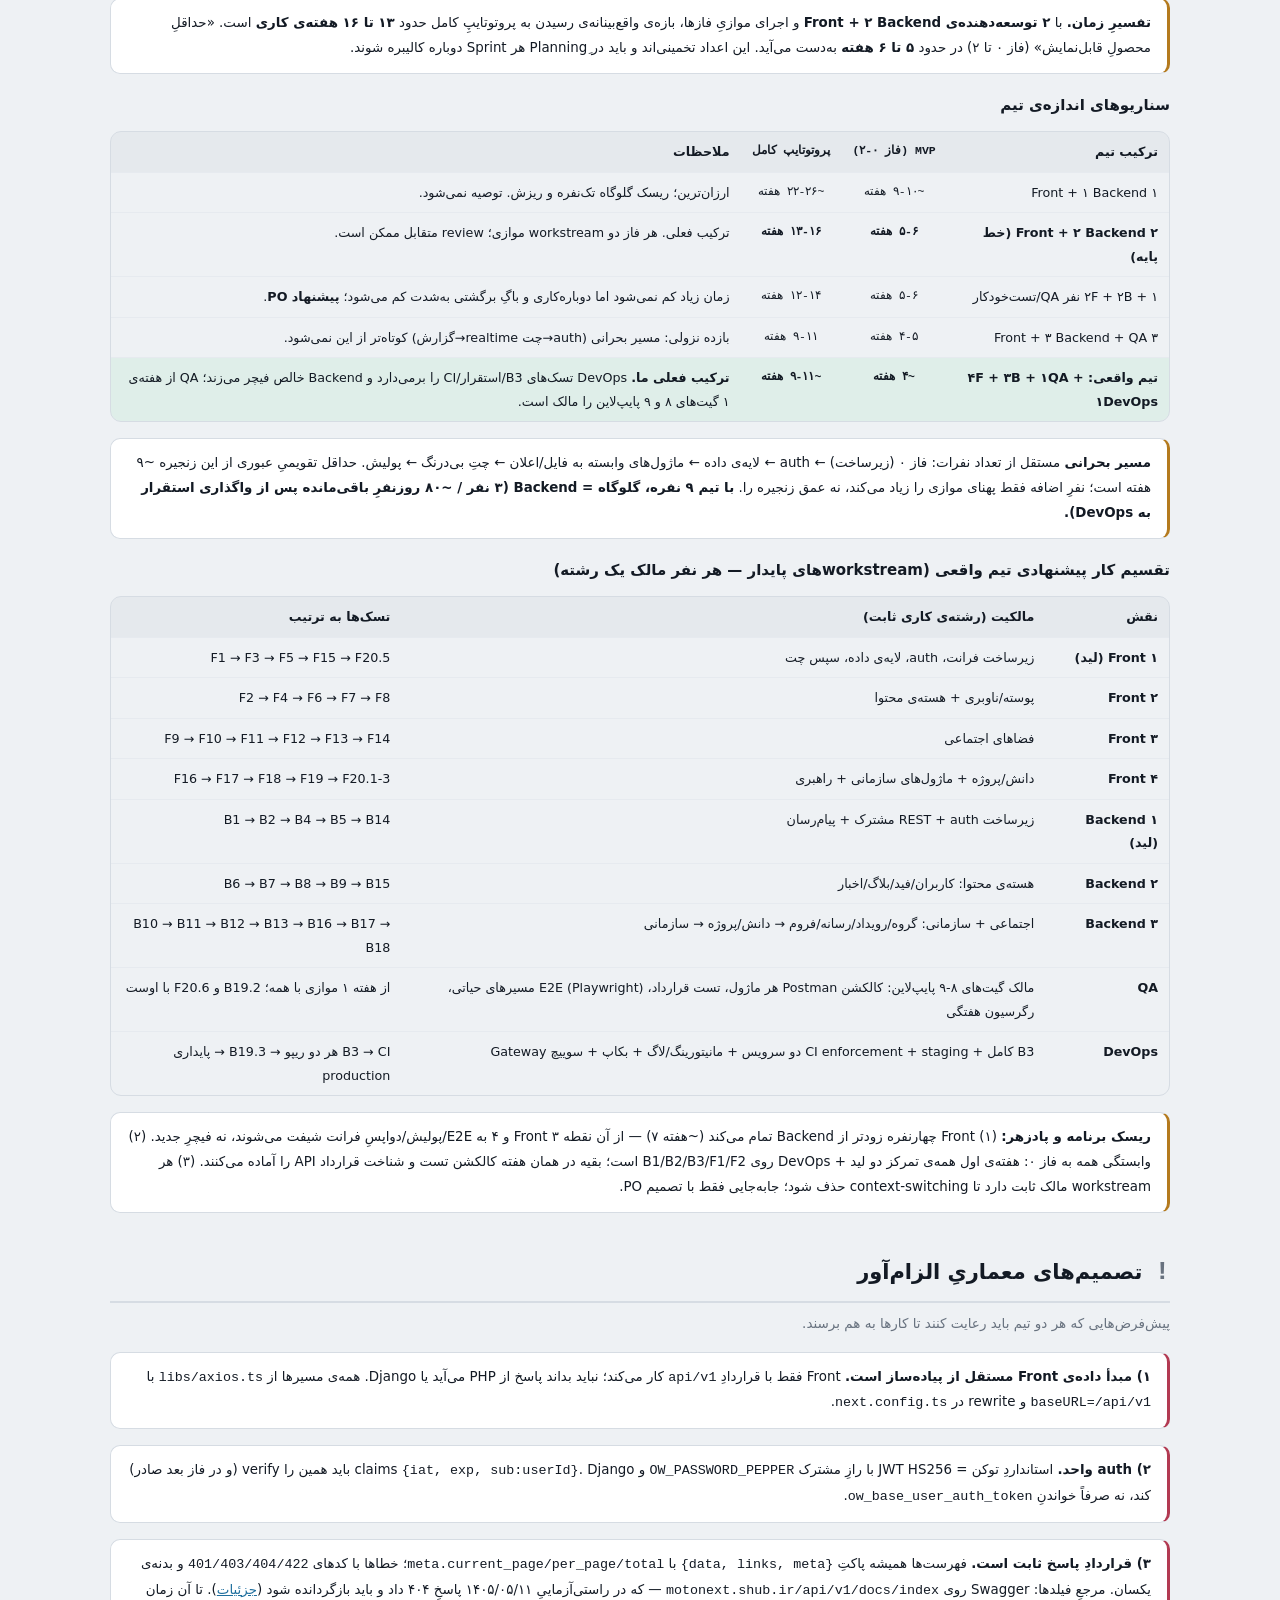
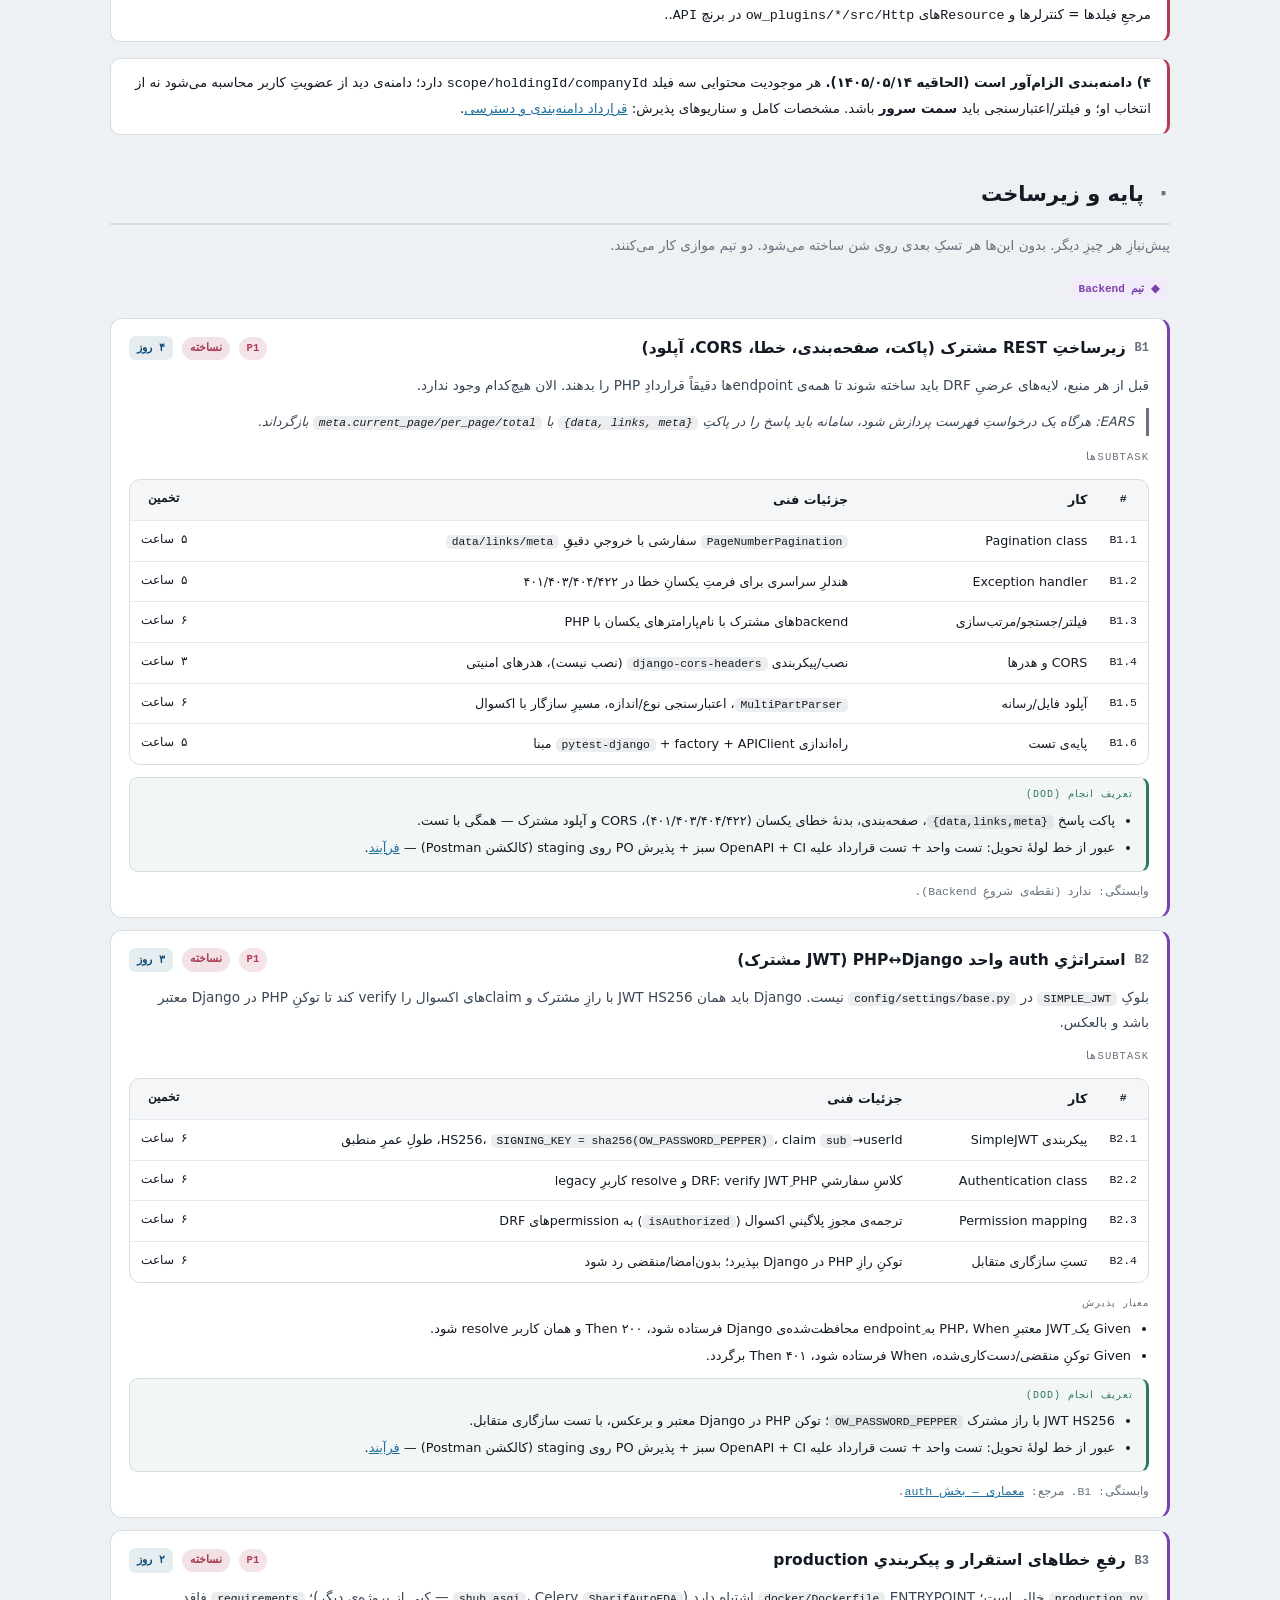
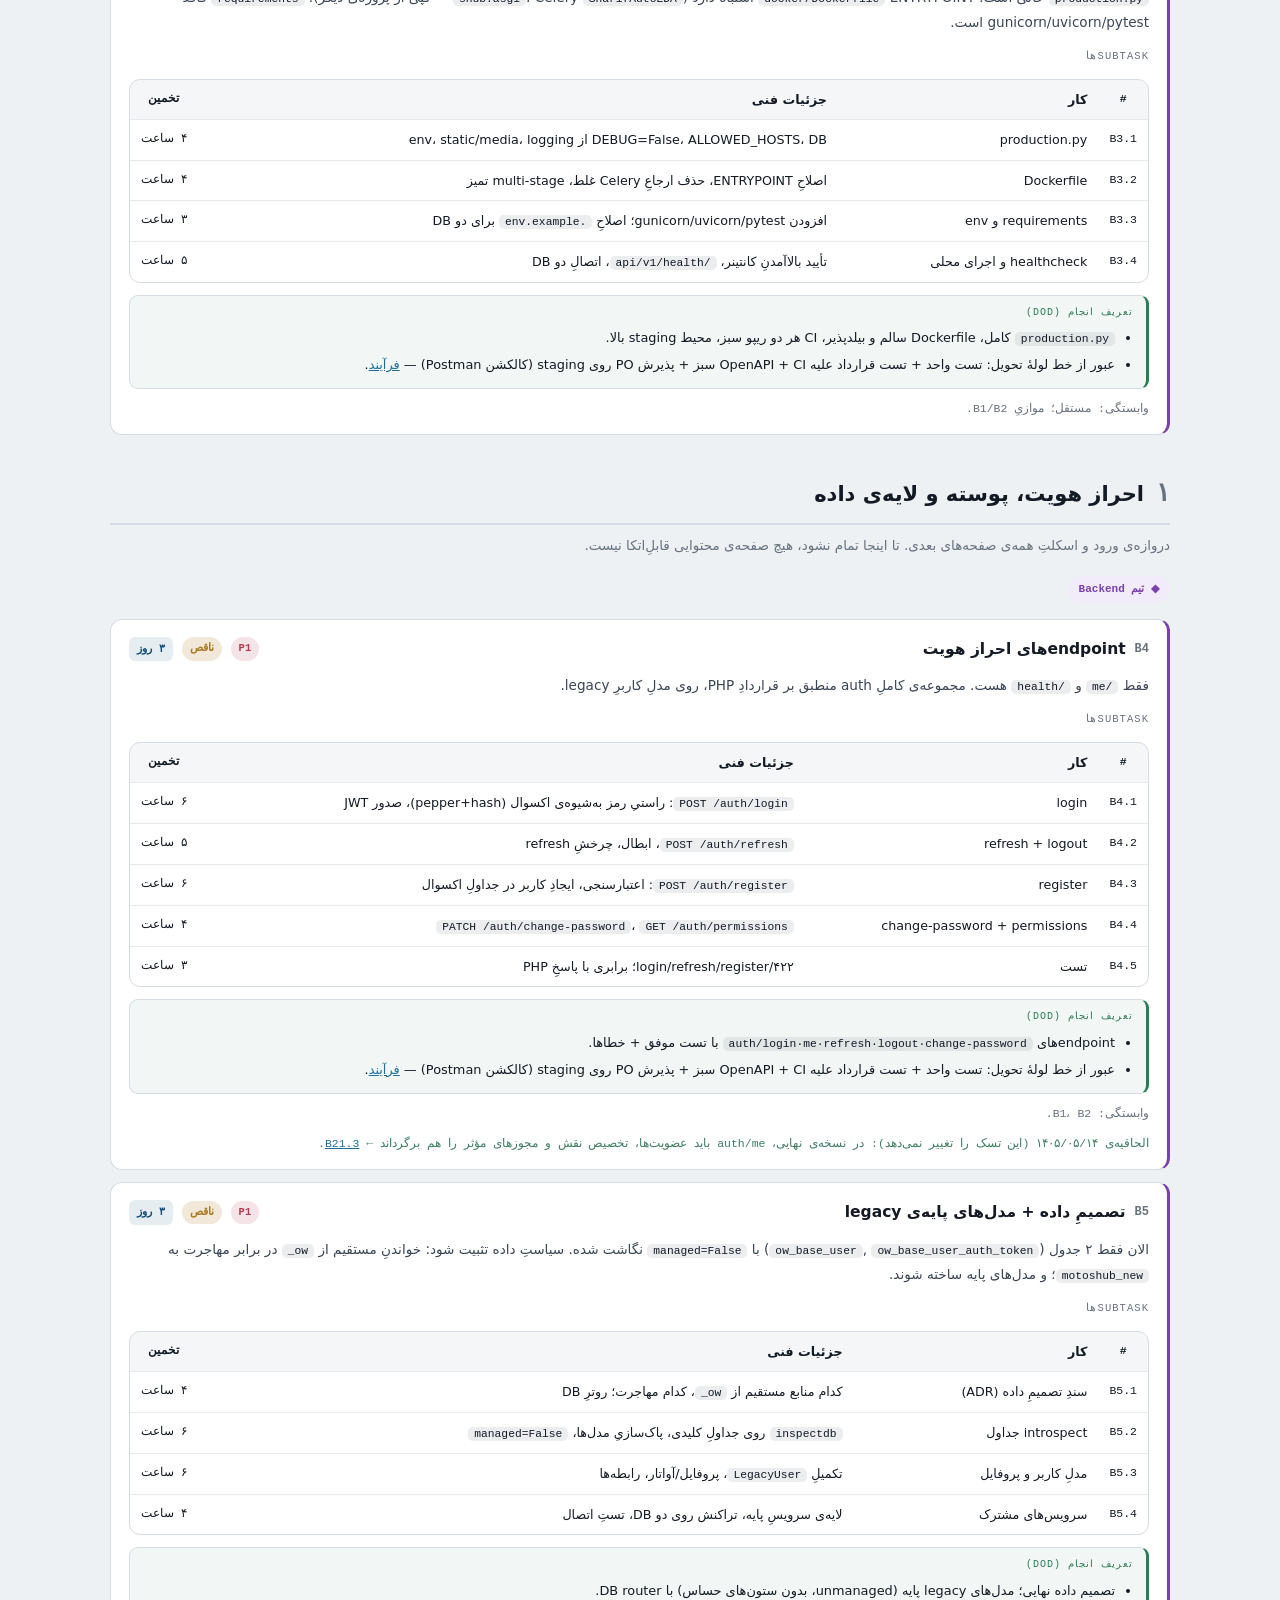
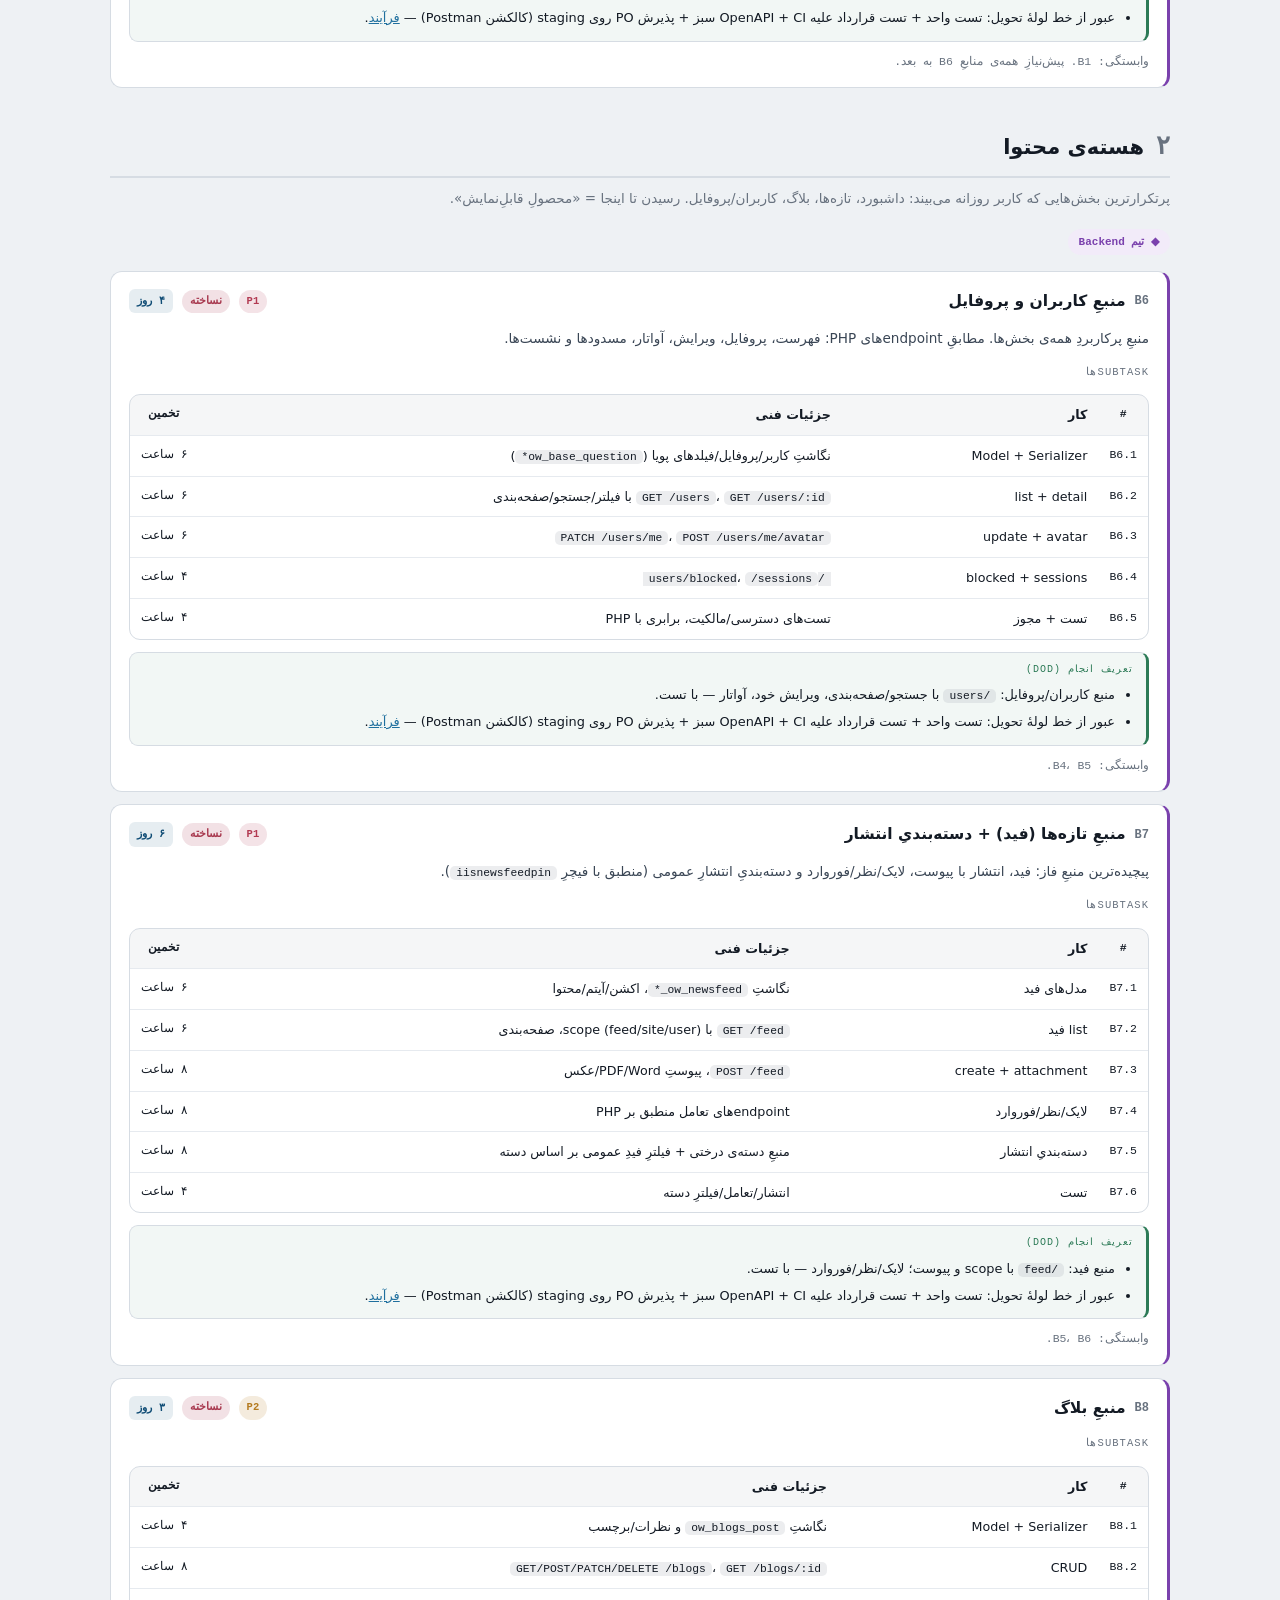
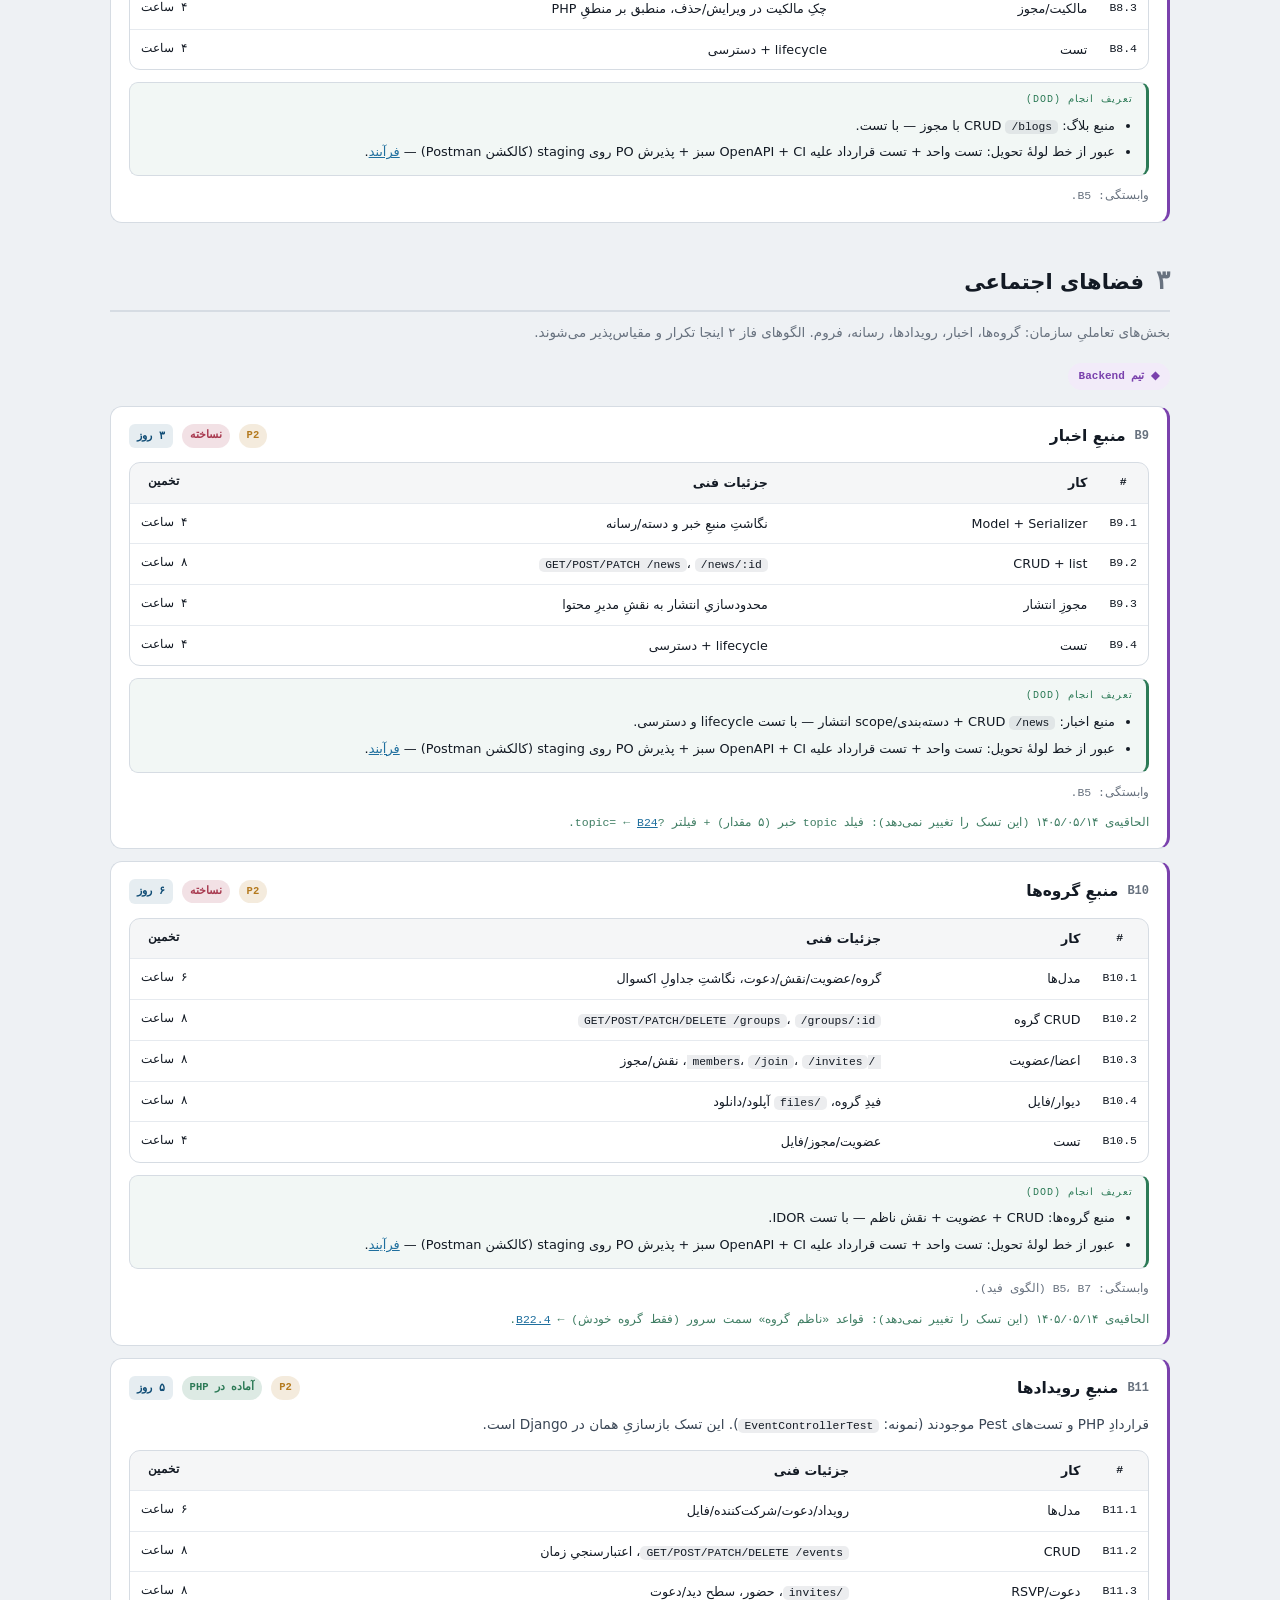
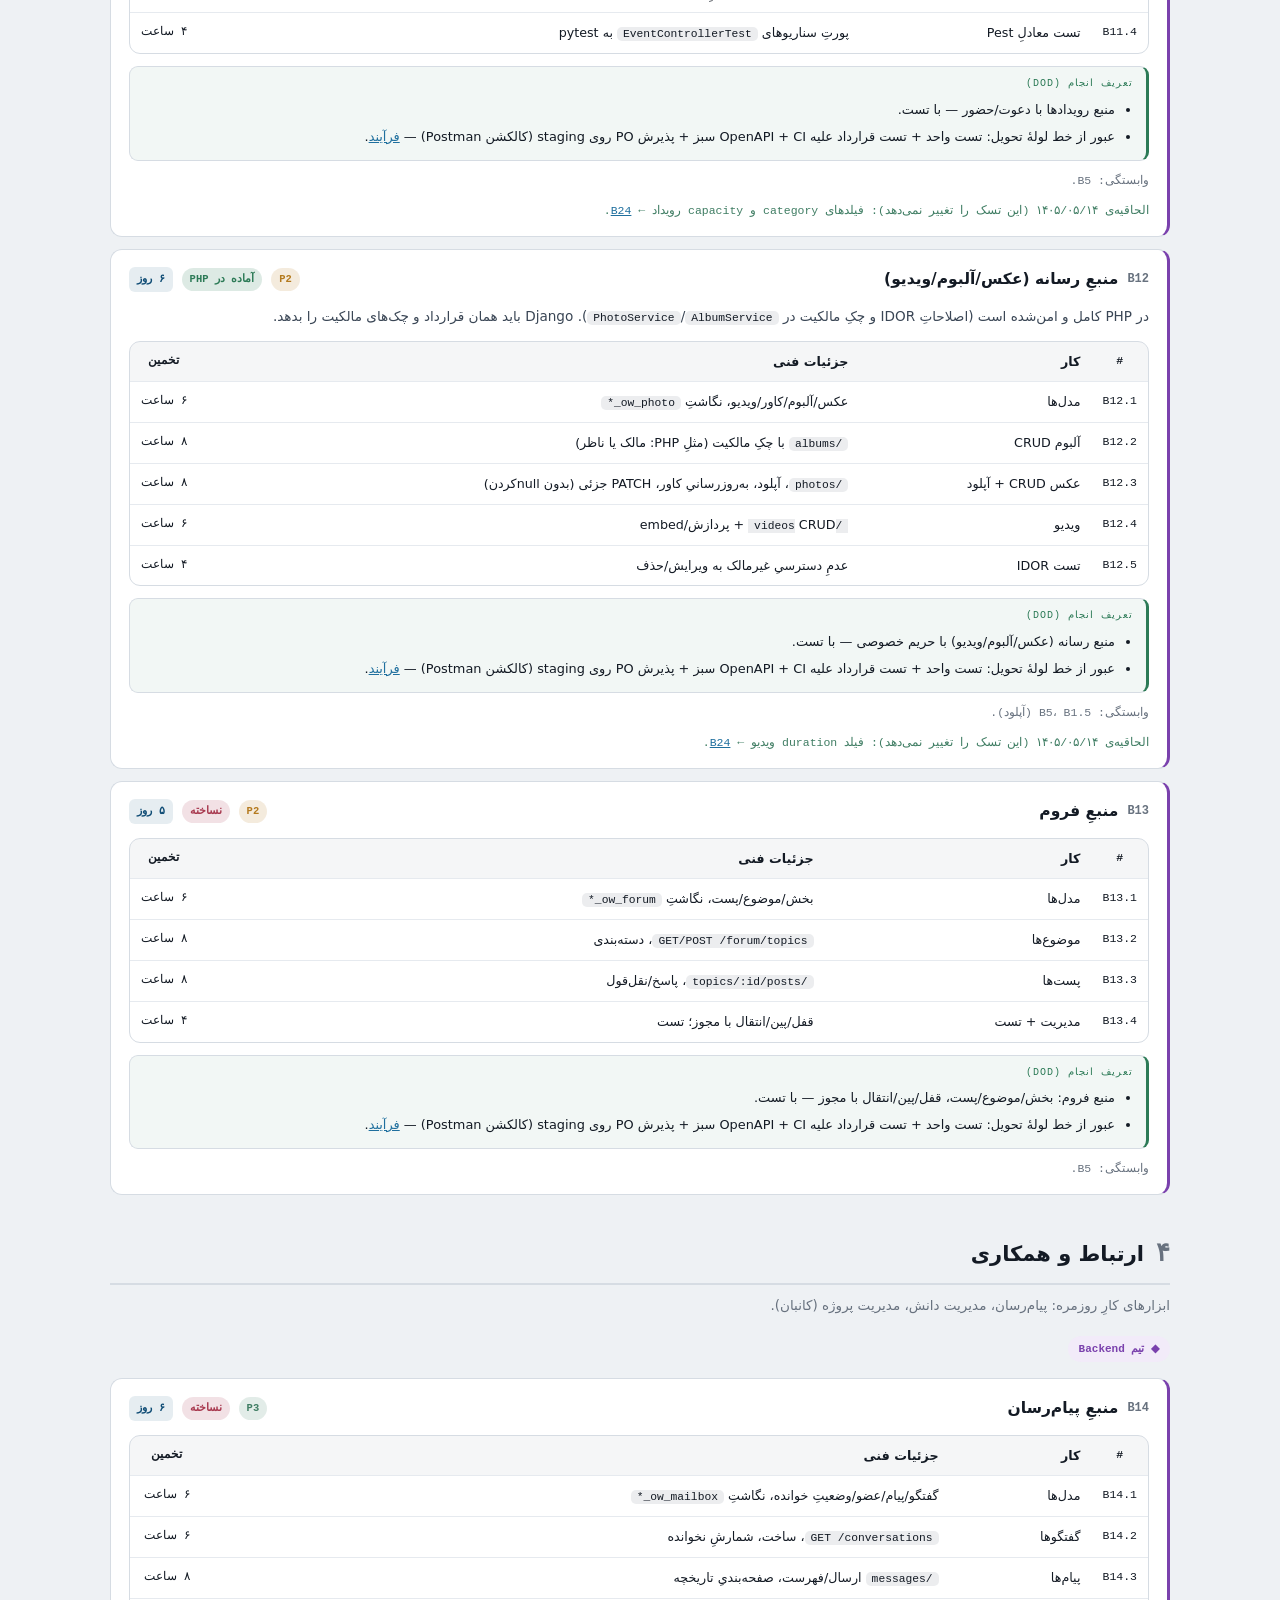
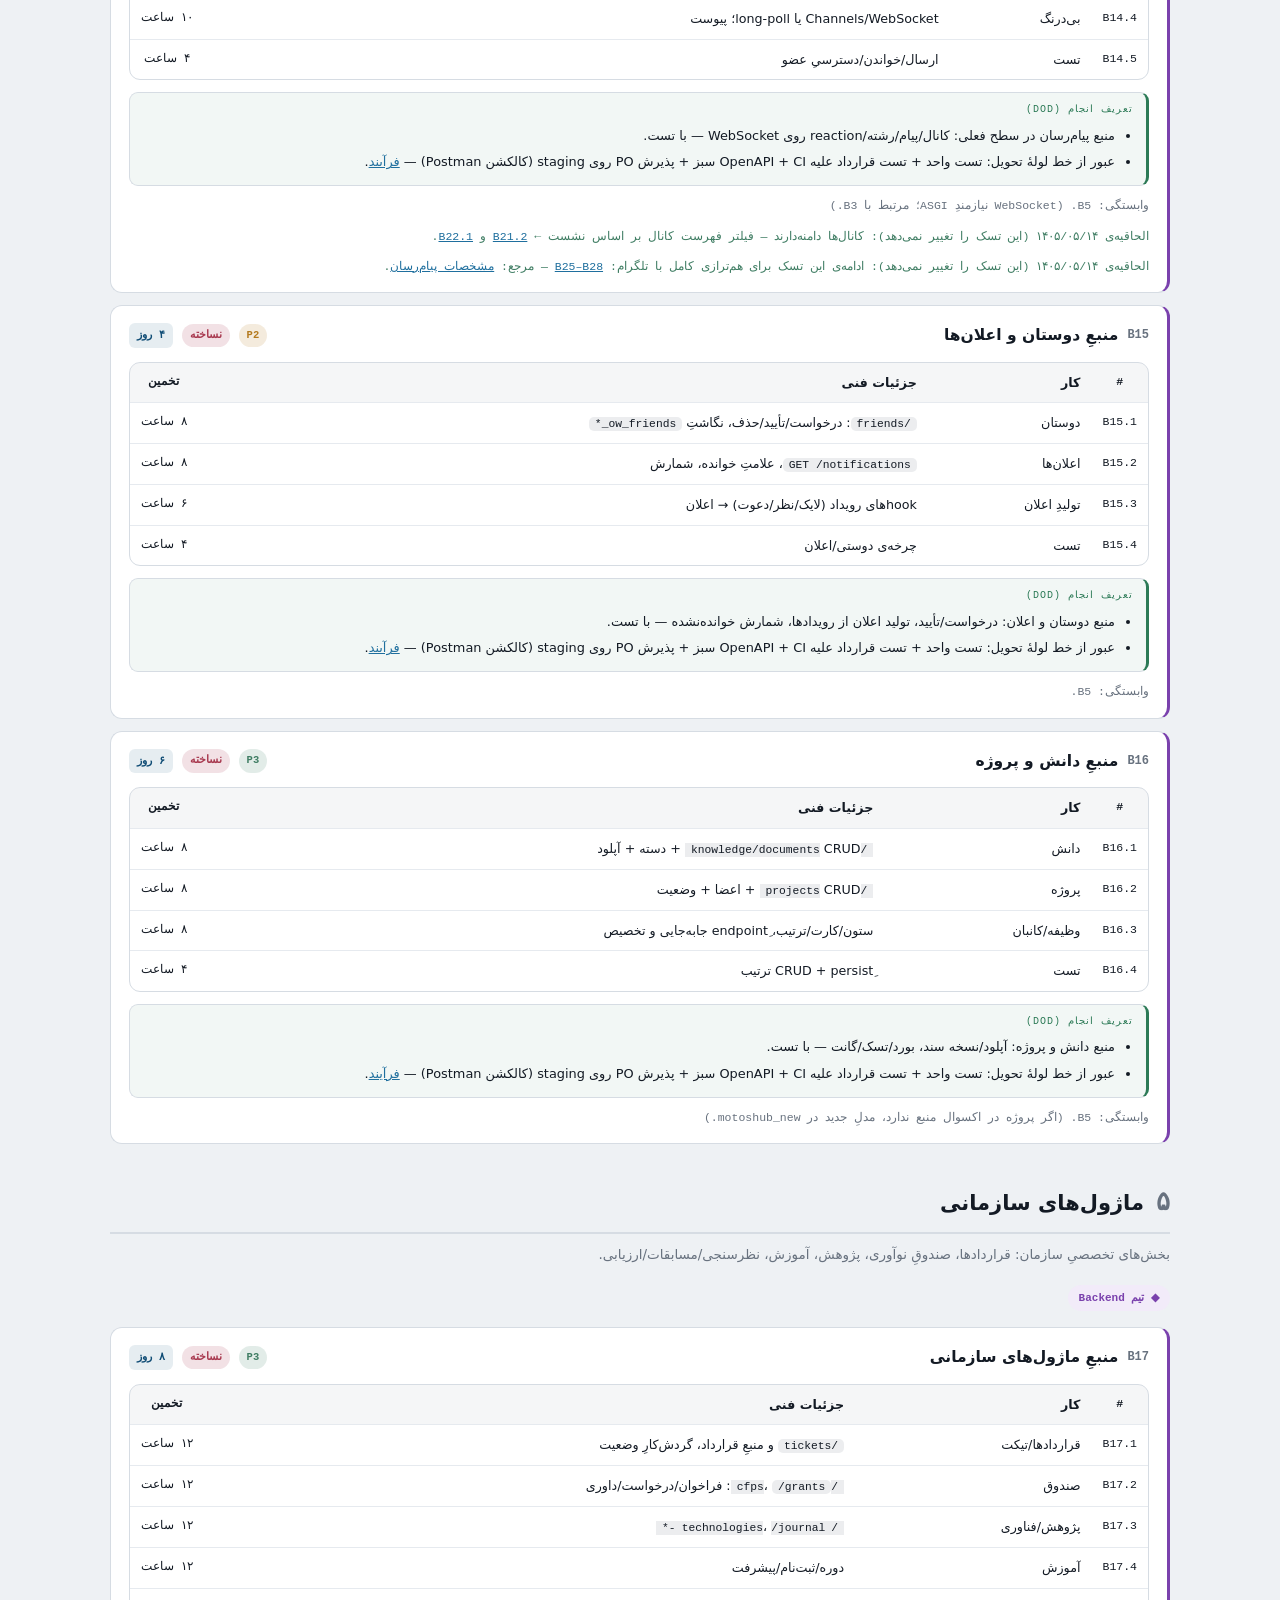
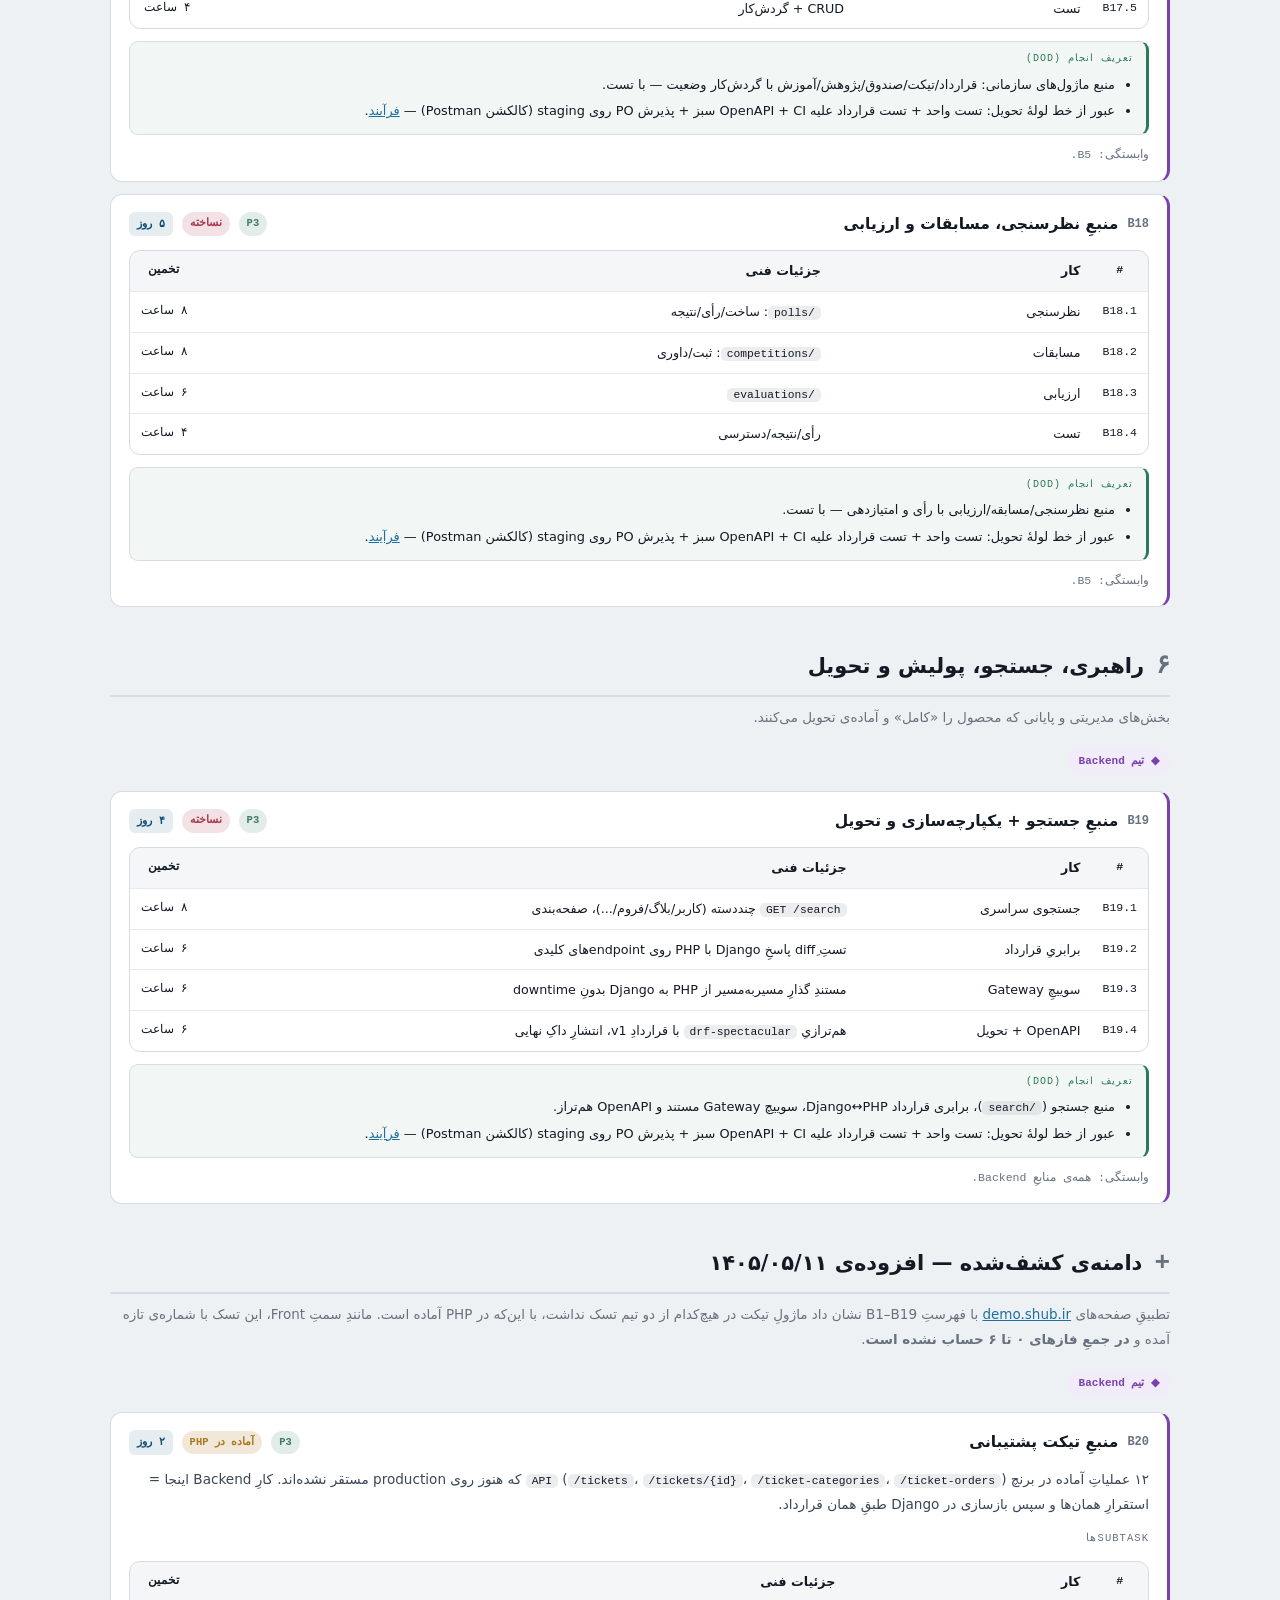
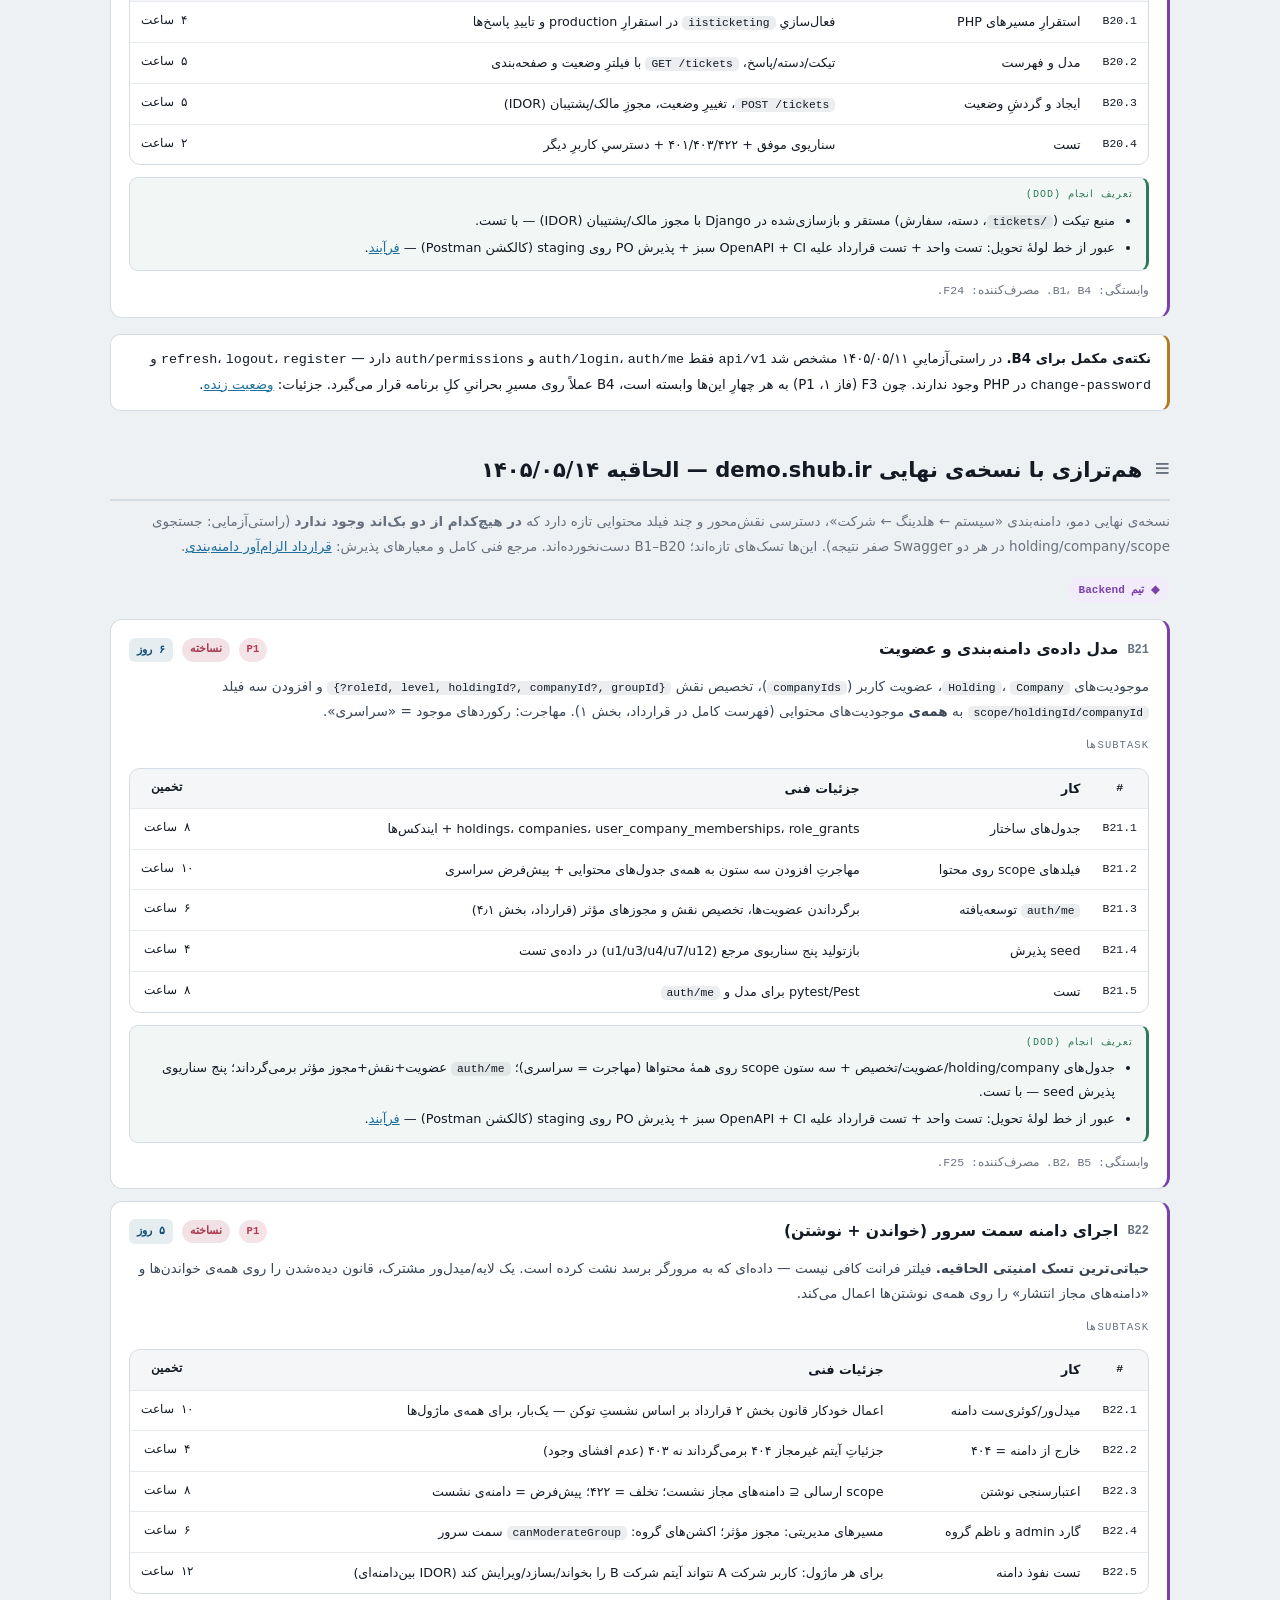
<file: tasks/backend/index.html>
<!DOCTYPE html>
<html lang="fa" dir="rtl">
<head>
<meta charset="utf-8">
<meta name="viewport" content="width=device-width, initial-scale=1">
<title>Motoshub — برنامه‌ی تحویل: تسک‌های تیم Front و Backend</title>
<style>
  :root{
    --bg:#eef1f4;--panel:#ffffff;--line:#d6dce3;--line2:#e6eaef;
    --ink:#131a24;--ink2:#3a4655;--muted:#68727f;
    --front:#1f6f9e;--front-bg:#e8f2f9;
    --back:#7a41ad;--back-bg:#f2ebf9;
    --p1:#b23a52;--p2:#b47a1e;--p3:#3f7d63;
    --done:#2c7a56;--part:#a9791f;--todo:#a8394f;
    --est:#0f4c75;
    --mono:"SF Mono",ui-monospace,"JetBrains Mono",Menlo,Consolas,monospace;
    --sans:"Vazirmatn","Segoe UI",Tahoma,system-ui,Arial,sans-serif;
  }
  @media (prefers-color-scheme:dark){
    :root{--bg:#0c1116;--panel:#141b23;--line:#28323d;--line2:#1d252e;
      --ink:#e9eef4;--ink2:#c2ccd6;--muted:#8b96a3;
      --front:#5aa6d8;--front-bg:#14222e;--back:#b389df;--back-bg:#211a2e;
      --p1:#e07387;--p2:#d9ab5a;--p3:#63c495;
      --done:#5cc48d;--part:#d9ab5a;--todo:#e07387;--est:#6fb2e0;}
  }
  *{box-sizing:border-box}
  html{scroll-behavior:smooth}
  body{margin:0;background:var(--bg);color:var(--ink);font-family:var(--sans);
    line-height:1.85;padding:26px 16px}
  .wrap{max-width:1060px;margin:0 auto}
  .kicker{font-family:var(--mono);font-size:11.5px;letter-spacing:.16em;text-transform:uppercase;color:var(--muted);margin:0 0 10px}
  h1{font-size:clamp(24px,4.4vw,33px);font-weight:800;letter-spacing:-.01em;margin:0 0 10px}
  .lede{color:var(--ink2);font-size:15.5px;margin:0 0 8px;max-width:70ch}
  .meta-line{font-family:var(--mono);font-size:12px;color:var(--muted);margin:0 0 22px}
  .legend{background:var(--panel);border:1px solid var(--line);border-radius:12px;padding:14px 18px;margin:16px 0;font-size:13px}
  .legend b{font-size:13.5px}
  .row{display:flex;flex-wrap:wrap;gap:8px 14px;margin-top:8px;align-items:center}
  .pill{font-family:var(--mono);font-size:10.5px;padding:2px 8px;border-radius:20px;white-space:nowrap;font-weight:600}
  .p-done{background:rgba(44,122,86,.16);color:var(--done)} .p-part{background:rgba(169,121,31,.17);color:var(--part)} .p-todo{background:rgba(168,57,79,.15);color:var(--todo)}
  .p-p1{background:rgba(178,58,82,.14);color:var(--p1)} .p-p2{background:rgba(180,122,30,.15);color:var(--p2)} .p-p3{background:rgba(63,125,99,.15);color:var(--p3)}
  .est{font-family:var(--mono);font-size:11px;font-weight:700;color:var(--est);background:rgba(15,76,117,.10);padding:2px 8px;border-radius:6px;white-space:nowrap}
  @media (prefers-color-scheme:dark){.est{background:rgba(111,178,224,.12)}}
  .toc{background:var(--panel);border:1px solid var(--line);border-radius:12px;padding:12px 18px;margin:16px 0;font-size:13px;columns:2;column-gap:26px}
  .toc a{display:block;color:var(--front);text-decoration:none;padding:2px 0;break-inside:avoid}
  .toc a:hover{text-decoration:underline}
  @media (max-width:640px){.toc{columns:1}}
  .tblwrap{overflow-x:auto;border:1px solid var(--line);border-radius:11px;margin:12px 0}
  table{border-collapse:collapse;width:100%;font-size:12.7px;min-width:560px}
  th,td{padding:8px 11px;text-align:right;border-bottom:1px solid var(--line2);vertical-align:top}
  th{background:rgba(120,130,140,.07);font-weight:700}
  tr:last-child td{border-bottom:none}
  td.n,th.n{white-space:nowrap;font-family:var(--mono);font-size:11.5px;text-align:center;width:1%}
  tfoot td{font-weight:800;background:rgba(120,130,140,.05)}
  .phase{margin:40px 0 8px}
  .phase-h{display:flex;align-items:baseline;gap:12px;flex-wrap:wrap;border-bottom:2px solid var(--line);padding-bottom:9px}
  .phase-n{font-family:var(--mono);font-size:26px;font-weight:800;color:var(--muted);line-height:1}
  .phase-h h2{font-size:21px;margin:0;font-weight:800}
  .phase-goal{color:var(--muted);font-size:13.5px;margin:8px 0 0}
  .band{display:inline-flex;align-items:center;gap:7px;font-family:var(--mono);font-size:11px;font-weight:700;padding:3px 11px;border-radius:20px;margin:18px 0 4px}
  .band.f{background:var(--front-bg);color:var(--front)}
  .band.b{background:var(--back-bg);color:var(--back)}
  .task{background:var(--panel);border:1px solid var(--line);border-radius:12px;padding:15px 18px;margin:12px 0}
  .task.f{border-inline-start:3px solid var(--front)}
  .task.b{border-inline-start:3px solid var(--back)}
  .task-h{display:flex;align-items:center;gap:9px;flex-wrap:wrap}
  .task-id{font-family:var(--mono);font-size:12px;font-weight:700;color:var(--muted)}
  .task-h b{font-size:15.5px}
  .task-h .spacer{flex:1}
  .story{background:rgba(120,130,140,.06);border-radius:9px;padding:9px 13px;margin:11px 0;font-size:13.3px}
  .story .lbl{font-family:var(--mono);font-size:10px;letter-spacing:.1em;text-transform:uppercase;color:var(--muted);display:block;margin-bottom:2px}
  .desc{font-size:13.6px;color:var(--ink2);margin:10px 0}
  .desc code,td code,.ac code,.story code,.ears code{font-family:var(--mono);font-size:11.3px;background:rgba(120,130,140,.14);padding:1px 6px;border-radius:5px;color:var(--ink)}
  .ears{border-inline-start:3px solid var(--muted);padding:2px 12px;margin:9px 0;font-size:13px;color:var(--ink2);font-style:italic}
  .ac{margin:10px 0 4px;font-size:12.9px}
  .ac .lbl{font-family:var(--mono);font-size:10px;letter-spacing:.1em;text-transform:uppercase;color:var(--muted);display:block;margin-bottom:4px}
  .ac ul{margin:0;padding-inline-start:18px}
  .ac li{margin:3px 0}
  .dep{font-family:var(--mono);font-size:11.5px;color:var(--muted);margin-top:9px}
  .subhd{font-family:var(--mono);font-size:10.5px;letter-spacing:.1em;text-transform:uppercase;color:var(--muted);margin:12px 0 4px}
  .note{background:var(--panel);border:1px solid var(--line);border-inline-start:3px solid var(--p2);border-radius:10px;padding:12px 16px;margin:16px 0;font-size:13.4px}
  .foot{margin-top:46px;padding-top:16px;border-top:1px solid var(--line);font-family:var(--mono);font-size:11.5px;color:var(--muted);text-align:center;line-height:2}
  .ac.dod{background:rgba(44,122,86,.06);border:1px solid var(--line);border-inline-start:3px solid var(--done);border-radius:9px;padding:8px 13px}
  .ac.dod .lbl{color:var(--done)}
  a{color:var(--front)}
</style>
<body>
<div class="wrap">
  <p class="kicker">Motoshub · Delivery Plan · Backend</p>
  <h1>تسک‌های تیم Backend — با جزئیات پیاده‌سازی</h1>
  <p class="lede">همه‌ی تسک‌های بک‌اند با subtask، تخمین، User Story و معیار پذیرش. مرجع رفتار: <a href="https://demo.shub.ir">demo.shub.ir</a> · خط لوله‌ی الزامی تحویل: <a href="../../process/">فرآیند تحویل و کیفیت</a> · <a href="../frontend/">تسک‌های Front</a></p>
  <div class="toc"><a href="#guide">راهنمای پیاده‌سازی</a><a href="#summary">زمان‌بندی</a><a href="#arch">تصمیم‌های الزام‌آور</a><a href="#p0">فاز ۰</a><a href="#p1">فاز ۱</a><a href="#p2">فاز ۲</a><a href="#p3">فاز ۳</a><a href="#p4">فاز ۴</a><a href="#p5">فاز ۵</a><a href="#p6">فاز ۶</a><a href="#p7">دامنه‌ی کشف‌شده</a><a href="#p8">هم‌ترازی با دموی نهایی</a><a href="#p9">پیام‌رسان کامل</a><a href="#totals">جمع‌بندی تخمین‌ها</a><a href="#scope-ref">قرارداد دامنه‌بندی</a><a href="#chat-ref">مشخصات پیام‌رسان</a><a href="../../status/">وضعیت زنده</a></div>

  <section class="phase" id="guide">
    <div class="phase-h"><span class="phase-n">¶</span><h2>راهنمای پیاده‌سازی تیم Backend</h2></div>
    <div class="note"><b>استک و قراردادها.</b> Django 5 + DRF + SimpleJWT روی MariaDB (دیتابیس مشترک Oxwall به‌صورت خواندنی از طریق مدل‌های unmanaged در <code>legacy/</code>). قرارداد پاسخ ثابت: پاکت <code>{data, links, meta}</code>، خطاهای ۴۰۱/۴۰۳/۴۰۴/۴۲۲ با بدنه‌ی یکسان — مرجع: Swagger زنده‌ی PHP در motonext.shub.ir/api/v1/docs.</div>
    <div class="note"><b>auth مشترک.</b> JWT HS256 با راز <code>OW_PASSWORD_PEPPER</code> و claims <code>{iat, exp, sub}</code> — توکن صادرشده توسط PHP باید در Django معتبر باشد و برعکس (تست سازگاری متقابل در B2.4 اجباری است).</div>
    <div class="note"><b>الگوی هر ماژول.</b> Model (یا legacy-map) ← Serializer ← ViewSet + Permission ← urls ← تست pytest (سناریوی موفق + ۴۰۱/۴۰۳/۴۲۲ + یک edge + تست IDOR برای منابع مالک‌دار). هیچ endpoint بدون تست merge نمی‌شود.</div>
    <div class="note"><b>سوییچ تدریجی.</b> هر ماژول که برابری قراردادش با PHP تایید شد، مسیرش در Gateway به Django سوییچ می‌شود (B19.3)؛ تا آن روز PHP پاسخ‌گوی production است — مهاجرت strangler-fig، بدون big-bang.</div>
  </section>

<section class="phase" id="summary">
    <div class="phase-h"><span class="phase-n">Σ</span><h2>خلاصه‌ی زمان‌بندی و فازها</h2></div>
    <p class="phase-goal">دو مسیرِ موازی. چون PHP <code>api/v1</code> همین حالا هر ۲۹۳ عملیات را پاسخ می‌دهد، تیم Front از فاز ۱ به‌بعد به آن وصل می‌شود و منتظرِ Django نمی‌ماند؛ Backend به‌موازات همان قرارداد را در Django بازمی‌سازد و Gateway هر مسیرِ آماده را سوییچ می‌کند.</p>
    <div class="tblwrap"><table>
      <thead><tr><th>فاز</th><th>محتوا</th><th class="n">Front</th><th class="n">Backend</th><th class="n">موازی</th></tr></thead>
      <tbody>
        <tr><td class="n">۰</td><td>پایه: axios/design-system · REST-infra/auth-JWT/deploy/data-model</td><td class="n">۵.۵ روز</td><td class="n">۹ روز</td><td class="n">~۹ روز</td></tr>
        <tr><td class="n">۱</td><td>احراز هویت، پوسته و ناوبری، لایه‌ی داده · endpointهای auth + مدل‌ها</td><td class="n">۹.۵ روز</td><td class="n">۶ روز</td><td class="n">~۱۰ روز</td></tr>
        <tr><td class="n">۲</td><td>هسته: داشبورد، تازه‌ها، بلاگ، کاربران/پروفایل</td><td class="n">۱۷ روز</td><td class="n">۱۳ روز</td><td class="n">~۱۷ روز</td></tr>
        <tr><td class="n">۳</td><td>اجتماعی: گروه‌ها، اخبار، رویدادها، رسانه، فروم</td><td class="n">۱۸.۵ روز</td><td class="n">۲۵ روز</td><td class="n">~۲۵ روز</td></tr>
        <tr><td class="n">۴</td><td>ارتباط: چت، دانش، پروژه · پیام‌رسان، دوستان/اعلان، دانش/پروژه</td><td class="n">۱۵.۵ روز</td><td class="n">۱۶ روز</td><td class="n">~۱۶ روز</td></tr>
        <tr><td class="n">۵</td><td>سازمانی: قرارداد/صندوق/پژوهش/آموزش · نظرسنجی/مسابقات</td><td class="n">۸ روز</td><td class="n">۱۳ روز</td><td class="n">~۱۳ روز</td></tr>
        <tr><td class="n">۶</td><td>راهبری، ظاهر، گزارش، اعلان، جستجو، راهنما، دستیار، پولیش، تست</td><td class="n">۱۶ روز</td><td class="n">۴ روز</td><td class="n">~۱۶ روز</td></tr>
      </tbody>
      <tfoot><tr><td colspan="2">مجموع (تک‌نفره، بدون همپوشانی)</td><td class="n">~۹۰ روز</td><td class="n">~۸۶ روز</td><td class="n">~۱۰۶ روز</td></tr></tfoot>
    </table></div>
    <div class="note" style="border-inline-start-color:var(--p3)">
      <b>اصلاحِ جمع‌بندی (۱۴۰۵/۰۵/۱۱).</b> جمعِ ستون‌های این جدول با مجموعِ تخمینِ تک‌تکِ تسک‌ها هم‌خوان نبود (Front ~۹۶ در برابر ۹۰ واقعی، Backend ~۹۲ در برابر ۸۶). اعدادِ جدول با مجموعِ واقعی هم‌خوان شد. <b>هیچ تخمینی در هیچ تسکی تغییر نکرده است</b> — فقط خطای جمع رفع شد. برآوردهای هفتگی و سناریوهای اندازه‌ی تیم نیز دست‌نخورده مانده‌اند، چون آن‌ها بر پایه‌ی مسیر بحرانی محاسبه شده‌اند نه جمعِ ساده.
    </div>
    <div class="note">
      <b>تفسیرِ زمان.</b> با <b>۲ توسعه‌دهنده‌ی Front + ۲ Backend</b> و اجرای موازیِ فازها، بازه‌ی واقع‌بینانه‌ی رسیدن به پروتوتایپِ کامل حدود <b>۱۳ تا ۱۶ هفته‌ی کاری</b> است. «حداقلِ محصولِ قابل‌نمایش» (فاز ۰ تا ۲) در حدود <b>۵ تا ۶ هفته</b> به‌دست می‌آید. این اعداد تخمینی‌اند و باید در Planningِ هر Sprint دوباره کالیبره شوند.
    </div>
    <h3 style="margin:18px 0 8px;font-size:15px">سناریوهای اندازه‌ی تیم</h3>
    <div class="tblwrap"><table>
      <thead><tr><th>ترکیب تیم</th><th class="n">MVP (فاز ۰-۲)</th><th class="n">پروتوتایپ کامل</th><th>ملاحظات</th></tr></thead>
      <tbody>
        <tr><td>۱ Front + ۱ Backend</td><td class="n">~۹-۱۰ هفته</td><td class="n">~۲۲-۲۶ هفته</td><td>ارزان‌ترین؛ ریسک گلوگاه تک‌نفره و ریزش. توصیه نمی‌شود.</td></tr>
        <tr><td><b>۲ Front + ۲ Backend (خط پایه)</b></td><td class="n"><b>۵-۶ هفته</b></td><td class="n"><b>۱۳-۱۶ هفته</b></td><td>ترکیب فعلی. هر فاز دو workstream موازی؛ review متقابل ممکن است.</td></tr>
        <tr><td>۲F + ۲B + ۱ نفر QA/تست‌خودکار</td><td class="n">۵-۶ هفته</td><td class="n">۱۲-۱۴ هفته</td><td>زمان زیاد کم نمی‌شود اما دوباره‌کاری و باگِ برگشتی به‌شدت کم می‌شود؛ <b>پیشنهاد PO</b>.</td></tr>
        <tr><td>۳ Front + ۳ Backend + QA</td><td class="n">۴-۵ هفته</td><td class="n">۹-۱۱ هفته</td><td>بازده نزولی: مسیر بحرانی (auth→چت realtime→گزارش) کوتاه‌تر از این نمی‌شود.</td></tr>
        <tr style="background:rgba(34,197,94,.07)"><td><b>تیم واقعی: ۴F + ۳B + ۱QA + ۱DevOps</b></td><td class="n"><b>~۴ هفته</b></td><td class="n"><b>~۹-۱۱ هفته</b></td><td><b>ترکیب فعلی ما.</b> DevOps تسک‌های B3/استقرار/CI را برمی‌دارد و Backend خالص فیچر می‌زند؛ QA از هفته‌ی ۱ گیت‌های ۸ و ۹ پایپ‌لاین را مالک است.</td></tr>
      </tbody>
    </table></div>
    <div class="note">
      <b>مسیر بحرانی</b> مستقل از تعداد نفرات: فاز ۰ (زیرساخت) ← auth ← لایه‌ی داده ← ماژول‌های وابسته به فایل/اعلان ← چتِ بی‌درنگ ← پولیش. حداقل تقویمیِ عبوری از این زنجیره ~۹ هفته است؛ نفرِ اضافه فقط پهنای موازی را زیاد می‌کند، نه عمق زنجیره را. <b>با تیم ۹ نفره، گلوگاه = Backend (۳ نفر / ~۸۰ روزنفرِ باقی‌مانده پس از واگذاری استقرار به DevOps).</b>
    </div>

    <h3 style="margin:18px 0 8px;font-size:15px">تقسیم کار پیشنهادی تیم واقعی (workstreamهای پایدار — هر نفر مالک یک رشته)</h3>
    <div class="tblwrap"><table>
      <thead><tr><th>نقش</th><th>مالکیت (رشته‌ی کاری ثابت)</th><th>تسک‌ها به ترتیب</th></tr></thead>
      <tbody>
        <tr><td><b>Front ۱ (لید)</b></td><td>زیرساخت فرانت، auth، لایه‌ی داده، سپس چت</td><td>F1 → F3 → F5 → F15 → F20.5</td></tr>
        <tr><td><b>Front ۲</b></td><td>پوسته/ناوبری + هسته‌ی محتوا</td><td>F2 → F4 → F6 → F7 → F8</td></tr>
        <tr><td><b>Front ۳</b></td><td>فضاهای اجتماعی</td><td>F9 → F10 → F11 → F12 → F13 → F14</td></tr>
        <tr><td><b>Front ۴</b></td><td>دانش/پروژه + ماژول‌های سازمانی + راهبری</td><td>F16 → F17 → F18 → F19 → F20.1-3</td></tr>
        <tr><td><b>Backend ۱ (لید)</b></td><td>زیرساخت REST + auth مشترک + پیام‌رسان</td><td>B1 → B2 → B4 → B5 → B14</td></tr>
        <tr><td><b>Backend ۲</b></td><td>هسته‌ی محتوا: کاربران/فید/بلاگ/اخبار</td><td>B6 → B7 → B8 → B9 → B15</td></tr>
        <tr><td><b>Backend ۳</b></td><td>اجتماعی + سازمانی: گروه/رویداد/رسانه/فروم → دانش/پروژه → سازمانی</td><td>B10 → B11 → B12 → B13 → B16 → B17 → B18</td></tr>
        <tr><td><b>QA</b></td><td>مالک گیت‌های ۸-۹ پایپ‌لاین: کالکشن Postman هر ماژول، تست قرارداد، E2E (Playwright) مسیرهای حیاتی، رگرسیون هفتگی</td><td>از هفته ۱ موازی با همه؛ B19.2 و F20.6 با اوست</td></tr>
        <tr><td><b>DevOps</b></td><td>B3 کامل + CI enforcement + staging دو سرویس + مانیتورینگ/لاگ + بکاپ + سوییچ Gateway</td><td>B3 → CI هر دو ریپو → B19.3 → پایداری production</td></tr>
      </tbody>
    </table></div>
    <div class="note">
      <b>ریسک برنامه و پادزهر:</b> (۱) Front چهارنفره زودتر از Backend تمام می‌کند (~هفته ۷) — از آن نقطه Front ۳ و ۴ به E2E/پولیش/دواپسِ فرانت شیفت می‌شوند، نه فیچرِ جدید. (۲) وابستگی همه به فاز ۰: هفته‌ی اول همه‌ی تمرکز دو لید + DevOps روی B1/B2/B3/F1/F2 است؛ بقیه در همان هفته کالکشن تست و شناخت قرارداد API را آماده می‌کنند. (۳) هر workstream مالک ثابت دارد تا context-switching حذف شود؛ جابه‌جایی فقط با تصمیم PO.
    </div>
  </section>
<section class="phase" id="arch">
    <div class="phase-h"><span class="phase-n">!</span><h2>تصمیم‌های معماریِ الزام‌آور</h2></div>
    <p class="phase-goal">پیش‌فرض‌هایی که هر دو تیم باید رعایت کنند تا کارها به هم برسند.</p>
    <div class="note" style="border-inline-start-color:var(--p1)">
      <b>۱) مبدأ داده‌ی Front مستقل از پیاده‌ساز است.</b> Front فقط با قراردادِ <code>api/v1</code> کار می‌کند؛ نباید بداند پاسخ از PHP می‌آید یا Django. همه‌ی مسیرها از <code>libs/axios.ts</code> با <code>baseURL=/api/v1</code> و rewrite در <code>next.config.ts</code>.
    </div>
    <div class="note" style="border-inline-start-color:var(--p1)">
      <b>۲) auth واحد.</b> استانداردِ توکن = JWT HS256 با رازِ مشترک <code>OW_PASSWORD_PEPPER</code> و claims <code>{iat, exp, sub:userId}</code>. Django باید همین را verify (و در فاز بعد صادر) کند، نه صرفاً خواندنِ <code>ow_base_user_auth_token</code>.
    </div>
    <div class="note" style="border-inline-start-color:var(--p1)">
      <b>۳) قراردادِ پاسخ ثابت است.</b> فهرست‌ها همیشه پاکتِ <code>{data, links, meta}</code> با <code>meta.current_page/per_page/total</code>؛ خطاها با کدهای <code>401/403/404/422</code> و بدنه‌ی یکسان. مرجعِ فیلدها: Swagger روی <code>motonext.shub.ir/api/v1/docs/index</code> — که در راستی‌آزماییِ ۱۴۰۵/۰۵/۱۱ پاسخِ ۴۰۴ داد و باید بازگردانده شود (<a href="../../status/#contract">جزئیات</a>). تا آن زمان مرجعِ فیلدها = کنترلرها و <code>Resource</code>های <code>ow_plugins/*/src/Http</code> در برنچ <code>API</code>..
    </div>
      <div class="note" style="border-inline-start-color:var(--p1)">
      <b>۴) دامنه‌بندی الزام‌آور است (الحاقیه ۱۴۰۵/۰۵/۱۴).</b> هر موجودیت محتوایی سه فیلد <code>scope/holdingId/companyId</code> دارد؛ دامنه‌ی دید از عضویتِ کاربر محاسبه می‌شود نه از انتخاب او؛ و فیلتر/اعتبارسنجی باید <b>سمت سرور</b> باشد. مشخصات کامل و سناریوهای پذیرش: <a href="#scope-ref">قرارداد دامنه‌بندی و دسترسی</a>.
    </div>
  </section>
<section class="phase" id="p0">
    <div class="phase-h"><span class="phase-n">۰</span><h2>پایه و زیرساخت</h2></div>
    <p class="phase-goal">پیش‌نیازِ هر چیزِ دیگر. بدون این‌ها هر تسکِ بعدی روی شن ساخته می‌شود. دو تیم موازی کار می‌کنند.</p>

    <div class="band b">◆ تیم Backend</div>

    <div class="task b">
      <div class="task-h"><span class="task-id">B1</span><b>زیرساختِ REST مشترک (پاکت، صفحه‌بندی، خطا، CORS، آپلود)</b><span class="spacer"></span><span class="pill p-p1">P1</span><span class="pill p-todo">نساخته</span><span class="est">۴ روز</span></div>
      <p class="desc">قبل از هر منبع، لایه‌های عرضیِ DRF باید ساخته شوند تا همه‌ی endpointها دقیقاً قراردادِ PHP را بدهند. الان هیچ‌کدام وجود ندارد.</p>
      <p class="ears">EARS: هرگاه یک درخواستِ فهرست پردازش شود، سامانه باید پاسخ را در پاکتِ <code>{data, links, meta}</code> با <code>meta.current_page/per_page/total</code> بازگرداند.</p>
      <div class="subhd">Subtaskها</div>
      <div class="tblwrap"><table>
        <thead><tr><th class="n">#</th><th>کار</th><th>جزئیات فنی</th><th class="n">تخمین</th></tr></thead>
        <tbody>
          <tr><td class="n">B1.1</td><td>Pagination class</td><td><code>PageNumberPagination</code> سفارشی با خروجیِ دقیقِ <code>data/links/meta</code></td><td class="n">۵ ساعت</td></tr>
          <tr><td class="n">B1.2</td><td>Exception handler</td><td>هندلرِ سراسری برای فرمتِ یکسانِ خطا در ۴۰۱/۴۰۳/۴۰۴/۴۲۲</td><td class="n">۵ ساعت</td></tr>
          <tr><td class="n">B1.3</td><td>فیلتر/جستجو/مرتب‌سازی</td><td>backendهای مشترک با نام‌پارامترهای یکسان با PHP</td><td class="n">۶ ساعت</td></tr>
          <tr><td class="n">B1.4</td><td>CORS و هدرها</td><td>نصب/پیکربندی <code>django-cors-headers</code> (نصب نیست)، هدرهای امنیتی</td><td class="n">۳ ساعت</td></tr>
          <tr><td class="n">B1.5</td><td>آپلود فایل/رسانه</td><td><code>MultiPartParser</code>، اعتبارسنجی نوع/اندازه، مسیرِ سازگار با اکسوال</td><td class="n">۶ ساعت</td></tr>
          <tr><td class="n">B1.6</td><td>پایه‌ی تست</td><td>راه‌اندازی <code>pytest-django</code> + factory + APIClient مبنا</td><td class="n">۵ ساعت</td></tr>
        </tbody>
      </table></div>
            <div class="ac dod"><span class="lbl">تعریف انجام (DoD)</span><ul>
        <li>پاکت پاسخ <code>{data,links,meta}</code>، صفحه‌بندی، بدنهٔ خطای یکسان (۴۰۱/۴۰۳/۴۰۴/۴۲۲)، CORS و آپلود مشترک — همگی با تست.</li>
        <li>عبور از خط لولهٔ تحویل: تست واحد + تست قرارداد علیه OpenAPI + CI سبز + پذیرش PO روی staging (کالکشن Postman) — <a href="../../process/">فرآیند</a>.</li>
      </ul></div>
      <div class="dep">وابستگی: ندارد (نقطه‌ی شروعِ Backend).</div>
    </div>

    <div class="task b">
      <div class="task-h"><span class="task-id">B2</span><b>استراتژیِ auth واحد PHP↔Django (JWT مشترک)</b><span class="spacer"></span><span class="pill p-p1">P1</span><span class="pill p-todo">نساخته</span><span class="est">۳ روز</span></div>
      <p class="desc">بلوکِ <code>SIMPLE_JWT</code> در <code>config/settings/base.py</code> نیست. Django باید همان JWT HS256 با رازِ مشترک و claimهای اکسوال را verify کند تا توکنِ PHP در Django معتبر باشد و بالعکس.</p>
      <div class="subhd">Subtaskها</div>
      <div class="tblwrap"><table>
        <thead><tr><th class="n">#</th><th>کار</th><th>جزئیات فنی</th><th class="n">تخمین</th></tr></thead>
        <tbody>
          <tr><td class="n">B2.1</td><td>پیکربندی SimpleJWT</td><td>HS256، <code>SIGNING_KEY = sha256(OW_PASSWORD_PEPPER)</code>، claim <code>sub</code>→userId، طولِ عمرِ منطبق</td><td class="n">۶ ساعت</td></tr>
          <tr><td class="n">B2.2</td><td>Authentication class</td><td>کلاسِ سفارشیِ DRF: verify JWTِ PHP و resolve کاربرِ legacy</td><td class="n">۶ ساعت</td></tr>
          <tr><td class="n">B2.3</td><td>Permission mapping</td><td>ترجمه‌ی مجوزِ پلاگینیِ اکسوال (<code>isAuthorized</code>) به permissionهای DRF</td><td class="n">۶ ساعت</td></tr>
          <tr><td class="n">B2.4</td><td>تستِ سازگاری متقابل</td><td>توکنِ رازِ PHP در Django بپذیرد؛ بدون‌امضا/منقضی رد شود</td><td class="n">۶ ساعت</td></tr>
        </tbody>
      </table></div>
      <div class="ac"><span class="lbl">معیار پذیرش</span><ul>
        <li>Given یک JWTِ معتبرِ PHP، When به endpointِ محافظت‌شده‌ی Django فرستاده شود، Then ۲۰۰ و همان کاربر resolve شود.</li>
        <li>Given توکنِ منقضی/دست‌کاری‌شده، When فرستاده شود، Then ۴۰۱ برگردد.</li>
      </ul></div>
            <div class="ac dod"><span class="lbl">تعریف انجام (DoD)</span><ul>
        <li>JWT HS256 با راز مشترک <code>OW_PASSWORD_PEPPER</code>؛ توکن PHP در Django معتبر و برعکس، با تست سازگاری متقابل.</li>
        <li>عبور از خط لولهٔ تحویل: تست واحد + تست قرارداد علیه OpenAPI + CI سبز + پذیرش PO روی staging (کالکشن Postman) — <a href="../../process/">فرآیند</a>.</li>
      </ul></div>
      <div class="dep">وابستگی: B1. مرجع: <a href="../../architecture/software/">معماری — بخش auth</a>.</div>
    </div>

    <div class="task b">
      <div class="task-h"><span class="task-id">B3</span><b>رفعِ خطاهای استقرار و پیکربندیِ production</b><span class="spacer"></span><span class="pill p-p1">P1</span><span class="pill p-todo">نساخته</span><span class="est">۲ روز</span></div>
      <p class="desc"><code>production.py</code> خالی است؛ <code>docker/Dockerfile</code> ENTRYPOINT اشتباه دارد (<code>shub.asgi</code>، Celery <code>SharifAutoEDA</code> — کپی از پروژه‌ی دیگر)؛ <code>requirements</code> فاقد gunicorn/uvicorn/pytest است.</p>
      <div class="subhd">Subtaskها</div>
      <div class="tblwrap"><table>
        <thead><tr><th class="n">#</th><th>کار</th><th>جزئیات فنی</th><th class="n">تخمین</th></tr></thead>
        <tbody>
          <tr><td class="n">B3.1</td><td>production.py</td><td>DEBUG=False، ALLOWED_HOSTS، DB از env، static/media، logging</td><td class="n">۴ ساعت</td></tr>
          <tr><td class="n">B3.2</td><td>Dockerfile</td><td>اصلاحِ ENTRYPOINT، حذف ارجاعِ Celery غلط، multi-stage تمیز</td><td class="n">۴ ساعت</td></tr>
          <tr><td class="n">B3.3</td><td>requirements و env</td><td>افزودن gunicorn/uvicorn/pytest؛ اصلاحِ <code>.env.example</code> برای دو DB</td><td class="n">۳ ساعت</td></tr>
          <tr><td class="n">B3.4</td><td>healthcheck و اجرای محلی</td><td>تأیید بالاآمدنِ کانتینر، <code>/api/v1/health</code>، اتصالِ دو DB</td><td class="n">۵ ساعت</td></tr>
        </tbody>
      </table></div>
            <div class="ac dod"><span class="lbl">تعریف انجام (DoD)</span><ul>
        <li><code>production.py</code> کامل، Dockerfile سالم و بیلد‌پذیر، CI هر دو ریپو سبز، محیط staging بالا.</li>
        <li>عبور از خط لولهٔ تحویل: تست واحد + تست قرارداد علیه OpenAPI + CI سبز + پذیرش PO روی staging (کالکشن Postman) — <a href="../../process/">فرآیند</a>.</li>
      </ul></div>
      <div class="dep">وابستگی: مستقل؛ موازیِ B1/B2.</div>
    </div>
  </section>
<section class="phase" id="p1">
    <div class="phase-h"><span class="phase-n">۱</span><h2>احراز هویت، پوسته و لایه‌ی داده</h2></div>
    <p class="phase-goal">دروازه‌ی ورود و اسکلتِ همه‌ی صفحه‌های بعدی. تا اینجا تمام نشود، هیچ صفحه‌ی محتوایی قابلِ‌اتکا نیست.</p>

    <div class="band b">◆ تیم Backend</div>

    <div class="task b">
      <div class="task-h"><span class="task-id">B4</span><b>endpointهای احراز هویت</b><span class="spacer"></span><span class="pill p-p1">P1</span><span class="pill p-part">ناقص</span><span class="est">۳ روز</span></div>
      <p class="desc">فقط <code>/me</code> و <code>/health</code> هست. مجموعه‌ی کاملِ auth منطبق بر قراردادِ PHP، روی مدلِ کاربرِ legacy.</p>
      <div class="subhd">Subtaskها</div>
      <div class="tblwrap"><table>
        <thead><tr><th class="n">#</th><th>کار</th><th>جزئیات فنی</th><th class="n">تخمین</th></tr></thead>
        <tbody>
          <tr><td class="n">B4.1</td><td>login</td><td><code>POST /auth/login</code>: راستیِ رمز به‌شیوه‌ی اکسوال (pepper+hash)، صدور JWT</td><td class="n">۶ ساعت</td></tr>
          <tr><td class="n">B4.2</td><td>refresh + logout</td><td><code>POST /auth/refresh</code>، ابطال، چرخشِ refresh</td><td class="n">۵ ساعت</td></tr>
          <tr><td class="n">B4.3</td><td>register</td><td><code>POST /auth/register</code>: اعتبارسنجی، ایجادِ کاربر در جداولِ اکسوال</td><td class="n">۶ ساعت</td></tr>
          <tr><td class="n">B4.4</td><td>change-password + permissions</td><td><code>PATCH /auth/change-password</code>، <code>GET /auth/permissions</code></td><td class="n">۴ ساعت</td></tr>
          <tr><td class="n">B4.5</td><td>تست</td><td>login/refresh/register/۴۲۲؛ برابری با پاسخِ PHP</td><td class="n">۳ ساعت</td></tr>
        </tbody>
      </table></div>
            <div class="ac dod"><span class="lbl">تعریف انجام (DoD)</span><ul>
        <li>endpointهای <code>auth/login·me·refresh·logout·change-password</code> با تست موفق + خطاها.</li>
        <li>عبور از خط لولهٔ تحویل: تست واحد + تست قرارداد علیه OpenAPI + CI سبز + پذیرش PO روی staging (کالکشن Postman) — <a href="../../process/">فرآیند</a>.</li>
      </ul></div>
      <div class="dep">وابستگی: B1، B2.</div>
      <div class="dep" style="color:var(--p3)">الحاقیه‌ی ۱۴۰۵/۰۵/۱۴ (این تسک را تغییر نمی‌دهد): در نسخه‌ی نهایی، <code>auth/me</code> باید عضویت‌ها، تخصیص نقش و مجوزهای مؤثر را هم برگرداند ← <a href="#p8">B21.3</a>.</div>
    </div>

    <div class="task b">
      <div class="task-h"><span class="task-id">B5</span><b>تصمیمِ داده + مدل‌های پایه‌ی legacy</b><span class="spacer"></span><span class="pill p-p1">P1</span><span class="pill p-part">ناقص</span><span class="est">۳ روز</span></div>
      <p class="desc">الان فقط ۲ جدول (<code>ow_base_user</code>, <code>ow_base_user_auth_token</code>) با <code>managed=False</code> نگاشت شده. سیاستِ داده تثبیت شود: خواندنِ مستقیم از <code>ow_</code> در برابر مهاجرت به <code>motoshub_new</code>؛ و مدل‌های پایه ساخته شوند.</p>
      <div class="subhd">Subtaskها</div>
      <div class="tblwrap"><table>
        <thead><tr><th class="n">#</th><th>کار</th><th>جزئیات فنی</th><th class="n">تخمین</th></tr></thead>
        <tbody>
          <tr><td class="n">B5.1</td><td>سندِ تصمیمِ داده (ADR)</td><td>کدام منابع مستقیم از <code>ow_</code>، کدام مهاجرت؛ روترِ DB</td><td class="n">۴ ساعت</td></tr>
          <tr><td class="n">B5.2</td><td>introspect جداول</td><td><code>inspectdb</code> روی جداولِ کلیدی، پاک‌سازیِ مدل‌ها، <code>managed=False</code></td><td class="n">۶ ساعت</td></tr>
          <tr><td class="n">B5.3</td><td>مدلِ کاربر و پروفایل</td><td>تکمیلِ <code>LegacyUser</code>، پروفایل/آواتار، رابطه‌ها</td><td class="n">۶ ساعت</td></tr>
          <tr><td class="n">B5.4</td><td>سرویس‌های مشترک</td><td>لایه‌ی سرویسِ پایه، تراکنش روی دو DB، تستِ اتصال</td><td class="n">۴ ساعت</td></tr>
        </tbody>
      </table></div>
            <div class="ac dod"><span class="lbl">تعریف انجام (DoD)</span><ul>
        <li>تصمیم داده نهایی؛ مدل‌های legacy پایه (unmanaged، بدون ستون‌های حساس) با DB router.</li>
        <li>عبور از خط لولهٔ تحویل: تست واحد + تست قرارداد علیه OpenAPI + CI سبز + پذیرش PO روی staging (کالکشن Postman) — <a href="../../process/">فرآیند</a>.</li>
      </ul></div>
      <div class="dep">وابستگی: B1. پیش‌نیازِ همه‌ی منابعِ B6 به بعد.</div>
    </div>
  </section>
<section class="phase" id="p2">
    <div class="phase-h"><span class="phase-n">۲</span><h2>هسته‌ی محتوا</h2></div>
    <p class="phase-goal">پرتکرارترین بخش‌هایی که کاربر روزانه می‌بیند: داشبورد، تازه‌ها، بلاگ، کاربران/پروفایل. رسیدن تا اینجا = «محصولِ قابلِ‌نمایش».</p>

    <div class="band b">◆ تیم Backend</div>

    <div class="task b">
      <div class="task-h"><span class="task-id">B6</span><b>منبعِ کاربران و پروفایل</b><span class="spacer"></span><span class="pill p-p1">P1</span><span class="pill p-todo">نساخته</span><span class="est">۴ روز</span></div>
      <p class="desc">منبعِ پرکاربردِ همه‌ی بخش‌ها. مطابقِ endpointهای PHP: فهرست، پروفایل، ویرایش، آواتار، مسدودها و نشست‌ها.</p>
      <div class="subhd">Subtaskها</div>
      <div class="tblwrap"><table>
        <thead><tr><th class="n">#</th><th>کار</th><th>جزئیات فنی</th><th class="n">تخمین</th></tr></thead>
        <tbody>
          <tr><td class="n">B6.1</td><td>Model + Serializer</td><td>نگاشتِ کاربر/پروفایل/فیلدهای پویا (<code>ow_base_question*</code>)</td><td class="n">۶ ساعت</td></tr>
          <tr><td class="n">B6.2</td><td>list + detail</td><td><code>GET /users</code>، <code>GET /users/:id</code> با فیلتر/جستجو/صفحه‌بندی</td><td class="n">۶ ساعت</td></tr>
          <tr><td class="n">B6.3</td><td>update + avatar</td><td><code>PATCH /users/me</code>، <code>POST /users/me/avatar</code></td><td class="n">۶ ساعت</td></tr>
          <tr><td class="n">B6.4</td><td>blocked + sessions</td><td><code>/users/blocked</code>، <code>/sessions</code></td><td class="n">۴ ساعت</td></tr>
          <tr><td class="n">B6.5</td><td>تست + مجوز</td><td>تست‌های دسترسی/مالکیت، برابری با PHP</td><td class="n">۴ ساعت</td></tr>
        </tbody>
      </table></div>
            <div class="ac dod"><span class="lbl">تعریف انجام (DoD)</span><ul>
        <li>منبع کاربران/پروفایل: <code>/users</code> با جستجو/صفحه‌بندی، ویرایش خود، آواتار — با تست.</li>
        <li>عبور از خط لولهٔ تحویل: تست واحد + تست قرارداد علیه OpenAPI + CI سبز + پذیرش PO روی staging (کالکشن Postman) — <a href="../../process/">فرآیند</a>.</li>
      </ul></div>
      <div class="dep">وابستگی: B4، B5.</div>
    </div>

    <div class="task b">
      <div class="task-h"><span class="task-id">B7</span><b>منبعِ تازه‌ها (فید) + دسته‌بندیِ انتشار</b><span class="spacer"></span><span class="pill p-p1">P1</span><span class="pill p-todo">نساخته</span><span class="est">۶ روز</span></div>
      <p class="desc">پیچیده‌ترین منبعِ فاز: فید، انتشار با پیوست، لایک/نظر/فوروارد و دسته‌بندیِ انتشارِ عمومی (منطبق با فیچرِ <code>iisnewsfeedpin</code>).</p>
      <div class="subhd">Subtaskها</div>
      <div class="tblwrap"><table>
        <thead><tr><th class="n">#</th><th>کار</th><th>جزئیات فنی</th><th class="n">تخمین</th></tr></thead>
        <tbody>
          <tr><td class="n">B7.1</td><td>مدل‌های فید</td><td>نگاشتِ <code>ow_newsfeed_*</code>، اکشن/آیتم/محتوا</td><td class="n">۶ ساعت</td></tr>
          <tr><td class="n">B7.2</td><td>list فید</td><td><code>GET /feed</code> با scope (feed/site/user)، صفحه‌بندی</td><td class="n">۶ ساعت</td></tr>
          <tr><td class="n">B7.3</td><td>create + attachment</td><td><code>POST /feed</code>، پیوستِ PDF/Word/عکس</td><td class="n">۸ ساعت</td></tr>
          <tr><td class="n">B7.4</td><td>لایک/نظر/فوروارد</td><td>endpointهای تعامل منطبق بر PHP</td><td class="n">۸ ساعت</td></tr>
          <tr><td class="n">B7.5</td><td>دسته‌بندیِ انتشار</td><td>منبعِ دسته‌ی درختی + فیلترِ فیدِ عمومی بر اساس دسته</td><td class="n">۸ ساعت</td></tr>
          <tr><td class="n">B7.6</td><td>تست</td><td>انتشار/تعامل/فیلترِ دسته</td><td class="n">۴ ساعت</td></tr>
        </tbody>
      </table></div>
            <div class="ac dod"><span class="lbl">تعریف انجام (DoD)</span><ul>
        <li>منبع فید: <code>/feed</code> با scope و پیوست؛ لایک/نظر/فوروارد — با تست.</li>
        <li>عبور از خط لولهٔ تحویل: تست واحد + تست قرارداد علیه OpenAPI + CI سبز + پذیرش PO روی staging (کالکشن Postman) — <a href="../../process/">فرآیند</a>.</li>
      </ul></div>
      <div class="dep">وابستگی: B5، B6.</div>
    </div>

    <div class="task b">
      <div class="task-h"><span class="task-id">B8</span><b>منبعِ بلاگ</b><span class="spacer"></span><span class="pill p-p2">P2</span><span class="pill p-todo">نساخته</span><span class="est">۳ روز</span></div>
      <div class="subhd">Subtaskها</div>
      <div class="tblwrap"><table>
        <thead><tr><th class="n">#</th><th>کار</th><th>جزئیات فنی</th><th class="n">تخمین</th></tr></thead>
        <tbody>
          <tr><td class="n">B8.1</td><td>Model + Serializer</td><td>نگاشتِ <code>ow_blogs_post</code> و نظرات/برچسب</td><td class="n">۴ ساعت</td></tr>
          <tr><td class="n">B8.2</td><td>CRUD</td><td><code>GET/POST/PATCH/DELETE /blogs</code>، <code>GET /blogs/:id</code></td><td class="n">۸ ساعت</td></tr>
          <tr><td class="n">B8.3</td><td>مالکیت/مجوز</td><td>چکِ مالکیت در ویرایش/حذف، منطبق بر منطقِ PHP</td><td class="n">۴ ساعت</td></tr>
          <tr><td class="n">B8.4</td><td>تست</td><td>lifecycle + دسترسی</td><td class="n">۴ ساعت</td></tr>
        </tbody>
      </table></div>
            <div class="ac dod"><span class="lbl">تعریف انجام (DoD)</span><ul>
        <li>منبع بلاگ: CRUD <code>/blogs</code> با مجوز — با تست.</li>
        <li>عبور از خط لولهٔ تحویل: تست واحد + تست قرارداد علیه OpenAPI + CI سبز + پذیرش PO روی staging (کالکشن Postman) — <a href="../../process/">فرآیند</a>.</li>
      </ul></div>
      <div class="dep">وابستگی: B5.</div>
    </div>
  </section>
<section class="phase" id="p3">
    <div class="phase-h"><span class="phase-n">۳</span><h2>فضاهای اجتماعی</h2></div>
    <p class="phase-goal">بخش‌های تعاملیِ سازمان: گروه‌ها، اخبار، رویدادها، رسانه، فروم. الگوهای فاز ۲ اینجا تکرار و مقیاس‌پذیر می‌شوند.</p>

    <div class="band b">◆ تیم Backend</div>

    <div class="task b">
      <div class="task-h"><span class="task-id">B9</span><b>منبعِ اخبار</b><span class="spacer"></span><span class="pill p-p2">P2</span><span class="pill p-todo">نساخته</span><span class="est">۳ روز</span></div>
      <div class="tblwrap"><table>
        <thead><tr><th class="n">#</th><th>کار</th><th>جزئیات فنی</th><th class="n">تخمین</th></tr></thead>
        <tbody>
          <tr><td class="n">B9.1</td><td>Model + Serializer</td><td>نگاشتِ منبعِ خبر و دسته/رسانه</td><td class="n">۴ ساعت</td></tr>
          <tr><td class="n">B9.2</td><td>CRUD + list</td><td><code>GET/POST/PATCH /news</code>، <code>/news/:id</code></td><td class="n">۸ ساعت</td></tr>
          <tr><td class="n">B9.3</td><td>مجوزِ انتشار</td><td>محدودسازیِ انتشار به نقشِ مدیرِ محتوا</td><td class="n">۴ ساعت</td></tr>
          <tr><td class="n">B9.4</td><td>تست</td><td>lifecycle + دسترسی</td><td class="n">۴ ساعت</td></tr>
        </tbody>
      </table></div>
            <div class="ac dod"><span class="lbl">تعریف انجام (DoD)</span><ul>
        <li>منبع اخبار: CRUD <code>/news</code> + دسته‌بندی/scope انتشار — با تست lifecycle و دسترسی.</li>
        <li>عبور از خط لولهٔ تحویل: تست واحد + تست قرارداد علیه OpenAPI + CI سبز + پذیرش PO روی staging (کالکشن Postman) — <a href="../../process/">فرآیند</a>.</li>
      </ul></div>
      <div class="dep">وابستگی: B5.</div>
      <div class="dep" style="color:var(--p3)">الحاقیه‌ی ۱۴۰۵/۰۵/۱۴ (این تسک را تغییر نمی‌دهد): فیلد <code>topic</code> خبر (۵ مقدار) + فیلتر <code>?topic=</code> ← <a href="#p8">B24</a>.</div>
    </div>

    <div class="task b">
      <div class="task-h"><span class="task-id">B10</span><b>منبعِ گروه‌ها</b><span class="spacer"></span><span class="pill p-p2">P2</span><span class="pill p-todo">نساخته</span><span class="est">۶ روز</span></div>
      <div class="tblwrap"><table>
        <thead><tr><th class="n">#</th><th>کار</th><th>جزئیات فنی</th><th class="n">تخمین</th></tr></thead>
        <tbody>
          <tr><td class="n">B10.1</td><td>مدل‌ها</td><td>گروه/عضویت/نقش/دعوت، نگاشتِ جداولِ اکسوال</td><td class="n">۶ ساعت</td></tr>
          <tr><td class="n">B10.2</td><td>CRUD گروه</td><td><code>GET/POST/PATCH/DELETE /groups</code>، <code>/groups/:id</code></td><td class="n">۸ ساعت</td></tr>
          <tr><td class="n">B10.3</td><td>اعضا/عضویت</td><td><code>/members</code>، <code>/join</code>، <code>/invites</code>، نقش/مجوز</td><td class="n">۸ ساعت</td></tr>
          <tr><td class="n">B10.4</td><td>دیوار/فایل</td><td>فیدِ گروه، <code>/files</code> آپلود/دانلود</td><td class="n">۸ ساعت</td></tr>
          <tr><td class="n">B10.5</td><td>تست</td><td>عضویت/مجوز/فایل</td><td class="n">۴ ساعت</td></tr>
        </tbody>
      </table></div>
            <div class="ac dod"><span class="lbl">تعریف انجام (DoD)</span><ul>
        <li>منبع گروه‌ها: CRUD + عضویت + نقش ناظم — با تست IDOR.</li>
        <li>عبور از خط لولهٔ تحویل: تست واحد + تست قرارداد علیه OpenAPI + CI سبز + پذیرش PO روی staging (کالکشن Postman) — <a href="../../process/">فرآیند</a>.</li>
      </ul></div>
      <div class="dep">وابستگی: B5، B7 (الگوی فید).</div>
      <div class="dep" style="color:var(--p3)">الحاقیه‌ی ۱۴۰۵/۰۵/۱۴ (این تسک را تغییر نمی‌دهد): قواعد «ناظم گروه» سمت سرور (فقط گروه خودش) ← <a href="#p8">B22.4</a>.</div>
    </div>

    <div class="task b">
      <div class="task-h"><span class="task-id">B11</span><b>منبعِ رویدادها</b><span class="spacer"></span><span class="pill p-p2">P2</span><span class="pill p-done">آماده در PHP</span><span class="est">۵ روز</span></div>
      <p class="desc">قراردادِ PHP و تست‌های Pest موجودند (نمونه: <code>EventControllerTest</code>). این تسک بازسازیِ همان در Django است.</p>
      <div class="tblwrap"><table>
        <thead><tr><th class="n">#</th><th>کار</th><th>جزئیات فنی</th><th class="n">تخمین</th></tr></thead>
        <tbody>
          <tr><td class="n">B11.1</td><td>مدل‌ها</td><td>رویداد/دعوت/شرکت‌کننده/فایل</td><td class="n">۶ ساعت</td></tr>
          <tr><td class="n">B11.2</td><td>CRUD</td><td><code>GET/POST/PATCH/DELETE /events</code>، اعتبارسنجیِ زمان</td><td class="n">۸ ساعت</td></tr>
          <tr><td class="n">B11.3</td><td>دعوت/RSVP</td><td><code>/invites</code>، حضور، سطحِ دید/دعوت</td><td class="n">۸ ساعت</td></tr>
          <tr><td class="n">B11.4</td><td>تست معادلِ Pest</td><td>پورتِ سناریوهای <code>EventControllerTest</code> به pytest</td><td class="n">۴ ساعت</td></tr>
        </tbody>
      </table></div>
            <div class="ac dod"><span class="lbl">تعریف انجام (DoD)</span><ul>
        <li>منبع رویدادها با دعوت/حضور — با تست.</li>
        <li>عبور از خط لولهٔ تحویل: تست واحد + تست قرارداد علیه OpenAPI + CI سبز + پذیرش PO روی staging (کالکشن Postman) — <a href="../../process/">فرآیند</a>.</li>
      </ul></div>
      <div class="dep">وابستگی: B5.</div>
      <div class="dep" style="color:var(--p3)">الحاقیه‌ی ۱۴۰۵/۰۵/۱۴ (این تسک را تغییر نمی‌دهد): فیلدهای <code>category</code> و <code>capacity</code> رویداد ← <a href="#p8">B24</a>.</div>
    </div>

    <div class="task b">
      <div class="task-h"><span class="task-id">B12</span><b>منبعِ رسانه (عکس/آلبوم/ویدیو)</b><span class="spacer"></span><span class="pill p-p2">P2</span><span class="pill p-done">آماده در PHP</span><span class="est">۶ روز</span></div>
      <p class="desc">در PHP کامل و امن‌شده است (اصلاحاتِ IDOR و چکِ مالکیت در <code>PhotoService</code>/<code>AlbumService</code>). Django باید همان قرارداد و چک‌های مالکیت را بدهد.</p>
      <div class="tblwrap"><table>
        <thead><tr><th class="n">#</th><th>کار</th><th>جزئیات فنی</th><th class="n">تخمین</th></tr></thead>
        <tbody>
          <tr><td class="n">B12.1</td><td>مدل‌ها</td><td>عکس/آلبوم/کاور/ویدیو، نگاشتِ <code>ow_photo_*</code></td><td class="n">۶ ساعت</td></tr>
          <tr><td class="n">B12.2</td><td>آلبوم CRUD</td><td><code>/albums</code> با چکِ مالکیت (مثلِ PHP: مالک یا ناظر)</td><td class="n">۸ ساعت</td></tr>
          <tr><td class="n">B12.3</td><td>عکس CRUD + آپلود</td><td><code>/photos</code>، آپلود، به‌روزرسانیِ کاور، PATCH جزئی (بدون null‌کردن)</td><td class="n">۸ ساعت</td></tr>
          <tr><td class="n">B12.4</td><td>ویدیو</td><td><code>/videos</code> CRUD + پردازش/embed</td><td class="n">۶ ساعت</td></tr>
          <tr><td class="n">B12.5</td><td>تست IDOR</td><td>عدمِ دسترسیِ غیرمالک به ویرایش/حذف</td><td class="n">۴ ساعت</td></tr>
        </tbody>
      </table></div>
            <div class="ac dod"><span class="lbl">تعریف انجام (DoD)</span><ul>
        <li>منبع رسانه (عکس/آلبوم/ویدیو) با حریم خصوصی — با تست.</li>
        <li>عبور از خط لولهٔ تحویل: تست واحد + تست قرارداد علیه OpenAPI + CI سبز + پذیرش PO روی staging (کالکشن Postman) — <a href="../../process/">فرآیند</a>.</li>
      </ul></div>
      <div class="dep">وابستگی: B5، B1.5 (آپلود).</div>
      <div class="dep" style="color:var(--p3)">الحاقیه‌ی ۱۴۰۵/۰۵/۱۴ (این تسک را تغییر نمی‌دهد): فیلد <code>duration</code> ویدیو ← <a href="#p8">B24</a>.</div>
    </div>

    <div class="task b">
      <div class="task-h"><span class="task-id">B13</span><b>منبعِ فروم</b><span class="spacer"></span><span class="pill p-p2">P2</span><span class="pill p-todo">نساخته</span><span class="est">۵ روز</span></div>
      <div class="tblwrap"><table>
        <thead><tr><th class="n">#</th><th>کار</th><th>جزئیات فنی</th><th class="n">تخمین</th></tr></thead>
        <tbody>
          <tr><td class="n">B13.1</td><td>مدل‌ها</td><td>بخش/موضوع/پست، نگاشتِ <code>ow_forum_*</code></td><td class="n">۶ ساعت</td></tr>
          <tr><td class="n">B13.2</td><td>موضوع‌ها</td><td><code>GET/POST /forum/topics</code>، دسته‌بندی</td><td class="n">۸ ساعت</td></tr>
          <tr><td class="n">B13.3</td><td>پست‌ها</td><td><code>/topics/:id/posts</code>، پاسخ/نقل‌قول</td><td class="n">۸ ساعت</td></tr>
          <tr><td class="n">B13.4</td><td>مدیریت + تست</td><td>قفل/پین/انتقال با مجوز؛ تست</td><td class="n">۴ ساعت</td></tr>
        </tbody>
      </table></div>
            <div class="ac dod"><span class="lbl">تعریف انجام (DoD)</span><ul>
        <li>منبع فروم: بخش/موضوع/پست، قفل/پین/انتقال با مجوز — با تست.</li>
        <li>عبور از خط لولهٔ تحویل: تست واحد + تست قرارداد علیه OpenAPI + CI سبز + پذیرش PO روی staging (کالکشن Postman) — <a href="../../process/">فرآیند</a>.</li>
      </ul></div>
      <div class="dep">وابستگی: B5.</div>
    </div>
  </section>
<section class="phase" id="p4">
    <div class="phase-h"><span class="phase-n">۴</span><h2>ارتباط و همکاری</h2></div>
    <p class="phase-goal">ابزارهای کارِ روزمره: پیام‌رسان، مدیریت دانش، مدیریت پروژه (کانبان).</p>

    <div class="band b">◆ تیم Backend</div>

    <div class="task b">
      <div class="task-h"><span class="task-id">B14</span><b>منبعِ پیام‌رسان</b><span class="spacer"></span><span class="pill p-p3">P3</span><span class="pill p-todo">نساخته</span><span class="est">۶ روز</span></div>
      <div class="tblwrap"><table>
        <thead><tr><th class="n">#</th><th>کار</th><th>جزئیات فنی</th><th class="n">تخمین</th></tr></thead>
        <tbody>
          <tr><td class="n">B14.1</td><td>مدل‌ها</td><td>گفتگو/پیام/عضو/وضعیتِ خوانده، نگاشتِ <code>ow_mailbox_*</code></td><td class="n">۶ ساعت</td></tr>
          <tr><td class="n">B14.2</td><td>گفتگوها</td><td><code>GET /conversations</code>، ساخت، شمارشِ نخوانده</td><td class="n">۶ ساعت</td></tr>
          <tr><td class="n">B14.3</td><td>پیام‌ها</td><td><code>/messages</code> ارسال/فهرست، صفحه‌بندیِ تاریخچه</td><td class="n">۸ ساعت</td></tr>
          <tr><td class="n">B14.4</td><td>بی‌درنگ</td><td>Channels/WebSocket یا long-poll؛ پیوست</td><td class="n">۱۰ ساعت</td></tr>
          <tr><td class="n">B14.5</td><td>تست</td><td>ارسال/خواندن/دسترسیِ عضو</td><td class="n">۴ ساعت</td></tr>
        </tbody>
      </table></div>
            <div class="ac dod"><span class="lbl">تعریف انجام (DoD)</span><ul>
        <li>منبع پیام‌رسان در سطح فعلی: کانال/پیام/رشته/reaction روی WebSocket — با تست.</li>
        <li>عبور از خط لولهٔ تحویل: تست واحد + تست قرارداد علیه OpenAPI + CI سبز + پذیرش PO روی staging (کالکشن Postman) — <a href="../../process/">فرآیند</a>.</li>
      </ul></div>
      <div class="dep">وابستگی: B5. (WebSocket نیازمندِ ASGI؛ مرتبط با B3.)</div>
      <div class="dep" style="color:var(--p3)">الحاقیه‌ی ۱۴۰۵/۰۵/۱۴ (این تسک را تغییر نمی‌دهد): کانال‌ها دامنه‌دارند — فیلتر فهرست کانال بر اساس نشست ← <a href="#p8">B21.2</a> و <a href="#p8">B22.1</a>.</div>
      <div class="dep" style="color:var(--p3)">الحاقیه‌ی ۱۴۰۵/۰۵/۱۴ (این تسک را تغییر نمی‌دهد): ادامه‌ی این تسک برای هم‌ترازی کامل با تلگرام: <a href="#p9">B25–B28</a> — مرجع: <a href="#chat-ref">مشخصات پیام‌رسان</a>.</div>
    </div>

    <div class="task b">
      <div class="task-h"><span class="task-id">B15</span><b>منبعِ دوستان و اعلان‌ها</b><span class="spacer"></span><span class="pill p-p2">P2</span><span class="pill p-todo">نساخته</span><span class="est">۴ روز</span></div>
      <div class="tblwrap"><table>
        <thead><tr><th class="n">#</th><th>کار</th><th>جزئیات فنی</th><th class="n">تخمین</th></tr></thead>
        <tbody>
          <tr><td class="n">B15.1</td><td>دوستان</td><td><code>/friends</code>: درخواست/تأیید/حذف، نگاشتِ <code>ow_friends_*</code></td><td class="n">۸ ساعت</td></tr>
          <tr><td class="n">B15.2</td><td>اعلان‌ها</td><td><code>GET /notifications</code>، علامتِ خوانده، شمارش</td><td class="n">۸ ساعت</td></tr>
          <tr><td class="n">B15.3</td><td>تولیدِ اعلان</td><td>hookهای رویداد (لایک/نظر/دعوت) → اعلان</td><td class="n">۶ ساعت</td></tr>
          <tr><td class="n">B15.4</td><td>تست</td><td>چرخه‌ی دوستی/اعلان</td><td class="n">۴ ساعت</td></tr>
        </tbody>
      </table></div>
            <div class="ac dod"><span class="lbl">تعریف انجام (DoD)</span><ul>
        <li>منبع دوستان و اعلان: درخواست/تأیید، تولید اعلان از رویدادها، شمارش خوانده‌نشده — با تست.</li>
        <li>عبور از خط لولهٔ تحویل: تست واحد + تست قرارداد علیه OpenAPI + CI سبز + پذیرش PO روی staging (کالکشن Postman) — <a href="../../process/">فرآیند</a>.</li>
      </ul></div>
      <div class="dep">وابستگی: B5.</div>
    </div>

    <div class="task b">
      <div class="task-h"><span class="task-id">B16</span><b>منبعِ دانش و پروژه</b><span class="spacer"></span><span class="pill p-p3">P3</span><span class="pill p-todo">نساخته</span><span class="est">۶ روز</span></div>
      <div class="tblwrap"><table>
        <thead><tr><th class="n">#</th><th>کار</th><th>جزئیات فنی</th><th class="n">تخمین</th></tr></thead>
        <tbody>
          <tr><td class="n">B16.1</td><td>دانش</td><td><code>/knowledge/documents</code> CRUD + دسته + آپلود</td><td class="n">۸ ساعت</td></tr>
          <tr><td class="n">B16.2</td><td>پروژه</td><td><code>/projects</code> CRUD + اعضا + وضعیت</td><td class="n">۸ ساعت</td></tr>
          <tr><td class="n">B16.3</td><td>وظیفه/کانبان</td><td>ستون/کارت/ترتیب، endpointِ جابه‌جایی و تخصیص</td><td class="n">۸ ساعت</td></tr>
          <tr><td class="n">B16.4</td><td>تست</td><td>CRUD + persistِ ترتیب</td><td class="n">۴ ساعت</td></tr>
        </tbody>
      </table></div>
            <div class="ac dod"><span class="lbl">تعریف انجام (DoD)</span><ul>
        <li>منبع دانش و پروژه: آپلود/نسخه سند، بورد/تسک/گانت — با تست.</li>
        <li>عبور از خط لولهٔ تحویل: تست واحد + تست قرارداد علیه OpenAPI + CI سبز + پذیرش PO روی staging (کالکشن Postman) — <a href="../../process/">فرآیند</a>.</li>
      </ul></div>
      <div class="dep">وابستگی: B5. (اگر پروژه در اکسوال منبع ندارد، مدلِ جدید در <code>motoshub_new</code>.)</div>
    </div>
  </section>
<section class="phase" id="p5">
    <div class="phase-h"><span class="phase-n">۵</span><h2>ماژول‌های سازمانی</h2></div>
    <p class="phase-goal">بخش‌های تخصصیِ سازمان: قراردادها، صندوقِ نوآوری، پژوهش، آموزش، نظرسنجی/مسابقات/ارزیابی.</p>

    <div class="band b">◆ تیم Backend</div>

    <div class="task b">
      <div class="task-h"><span class="task-id">B17</span><b>منبعِ ماژول‌های سازمانی</b><span class="spacer"></span><span class="pill p-p3">P3</span><span class="pill p-todo">نساخته</span><span class="est">۸ روز</span></div>
      <div class="tblwrap"><table>
        <thead><tr><th class="n">#</th><th>کار</th><th>جزئیات فنی</th><th class="n">تخمین</th></tr></thead>
        <tbody>
          <tr><td class="n">B17.1</td><td>قراردادها/تیکت</td><td><code>/tickets</code> و منبعِ قرارداد، گردش‌کارِ وضعیت</td><td class="n">۱۲ ساعت</td></tr>
          <tr><td class="n">B17.2</td><td>صندوق</td><td><code>/cfps</code>، <code>/grants</code>: فراخوان/درخواست/داوری</td><td class="n">۱۲ ساعت</td></tr>
          <tr><td class="n">B17.3</td><td>پژوهش/فناوری</td><td><code>/technologies</code>، <code>/journal-*</code></td><td class="n">۱۲ ساعت</td></tr>
          <tr><td class="n">B17.4</td><td>آموزش</td><td>دوره/ثبت‌نام/پیشرفت</td><td class="n">۱۲ ساعت</td></tr>
          <tr><td class="n">B17.5</td><td>تست</td><td>CRUD + گردش‌کار</td><td class="n">۴ ساعت</td></tr>
        </tbody>
      </table></div>
            <div class="ac dod"><span class="lbl">تعریف انجام (DoD)</span><ul>
        <li>منبع ماژول‌های سازمانی: قرارداد/تیکت/صندوق/پژوهش/آموزش با گردش‌کار وضعیت — با تست.</li>
        <li>عبور از خط لولهٔ تحویل: تست واحد + تست قرارداد علیه OpenAPI + CI سبز + پذیرش PO روی staging (کالکشن Postman) — <a href="../../process/">فرآیند</a>.</li>
      </ul></div>
      <div class="dep">وابستگی: B5.</div>
    </div>

    <div class="task b">
      <div class="task-h"><span class="task-id">B18</span><b>منبعِ نظرسنجی، مسابقات و ارزیابی</b><span class="spacer"></span><span class="pill p-p3">P3</span><span class="pill p-todo">نساخته</span><span class="est">۵ روز</span></div>
      <div class="tblwrap"><table>
        <thead><tr><th class="n">#</th><th>کار</th><th>جزئیات فنی</th><th class="n">تخمین</th></tr></thead>
        <tbody>
          <tr><td class="n">B18.1</td><td>نظرسنجی</td><td><code>/polls</code>: ساخت/رأی/نتیجه</td><td class="n">۸ ساعت</td></tr>
          <tr><td class="n">B18.2</td><td>مسابقات</td><td><code>/competitions</code>: ثبت/داوری</td><td class="n">۸ ساعت</td></tr>
          <tr><td class="n">B18.3</td><td>ارزیابی</td><td><code>/evaluations</code></td><td class="n">۶ ساعت</td></tr>
          <tr><td class="n">B18.4</td><td>تست</td><td>رأی/نتیجه/دسترسی</td><td class="n">۴ ساعت</td></tr>
        </tbody>
      </table></div>
            <div class="ac dod"><span class="lbl">تعریف انجام (DoD)</span><ul>
        <li>منبع نظرسنجی/مسابقه/ارزیابی با رأی و امتیازدهی — با تست.</li>
        <li>عبور از خط لولهٔ تحویل: تست واحد + تست قرارداد علیه OpenAPI + CI سبز + پذیرش PO روی staging (کالکشن Postman) — <a href="../../process/">فرآیند</a>.</li>
      </ul></div>
      <div class="dep">وابستگی: B5.</div>
    </div>
  </section>
<section class="phase" id="p6">
    <div class="phase-h"><span class="phase-n">۶</span><h2>راهبری، جستجو، پولیش و تحویل</h2></div>
    <p class="phase-goal">بخش‌های مدیریتی و پایانی که محصول را «کامل» و آماده‌ی تحویل می‌کنند.</p>

    <div class="band b">◆ تیم Backend</div>

    <div class="task b">
      <div class="task-h"><span class="task-id">B19</span><b>منبعِ جستجو + یکپارچه‌سازی و تحویل</b><span class="spacer"></span><span class="pill p-p3">P3</span><span class="pill p-todo">نساخته</span><span class="est">۴ روز</span></div>
      <div class="tblwrap"><table>
        <thead><tr><th class="n">#</th><th>کار</th><th>جزئیات فنی</th><th class="n">تخمین</th></tr></thead>
        <tbody>
          <tr><td class="n">B19.1</td><td>جستجوی سراسری</td><td><code>GET /search</code> چنددسته (کاربر/بلاگ/فروم/...)، صفحه‌بندی</td><td class="n">۸ ساعت</td></tr>
          <tr><td class="n">B19.2</td><td>برابریِ قرارداد</td><td>تستِ diffِ پاسخِ Django با PHP روی endpointهای کلیدی</td><td class="n">۶ ساعت</td></tr>
          <tr><td class="n">B19.3</td><td>سوییچِ Gateway</td><td>مستندِ گذارِ مسیر‌به‌مسیر از PHP به Django بدونِ downtime</td><td class="n">۶ ساعت</td></tr>
          <tr><td class="n">B19.4</td><td>OpenAPI + تحویل</td><td>هم‌ترازیِ <code>drf-spectacular</code> با قراردادِ v1، انتشارِ داکِ نهایی</td><td class="n">۶ ساعت</td></tr>
        </tbody>
      </table></div>
            <div class="ac dod"><span class="lbl">تعریف انجام (DoD)</span><ul>
        <li>منبع جستجو (<code>/search</code>)، برابری قرارداد Django↔PHP، سوییچ Gateway مستند و OpenAPI هم‌تراز.</li>
        <li>عبور از خط لولهٔ تحویل: تست واحد + تست قرارداد علیه OpenAPI + CI سبز + پذیرش PO روی staging (کالکشن Postman) — <a href="../../process/">فرآیند</a>.</li>
      </ul></div>
      <div class="dep">وابستگی: همه‌ی منابعِ Backend.</div>
    </div>
  </section>

<section class="phase" id="p7">
    <div class="phase-h"><span class="phase-n">+</span><h2>دامنه‌ی کشف‌شده — افزوده‌ی ۱۴۰۵/۰۵/۱۱</h2></div>
    <p class="phase-goal">تطبیقِ صفحه‌های <a href="https://demo.shub.ir">demo.shub.ir</a> با فهرستِ B1–B19 نشان داد ماژولِ تیکت در هیچ‌کدام از دو تیم تسک نداشت، با این‌که در PHP آماده است. مانندِ سمتِ Front، این تسک با شماره‌ی تازه آمده و <b>در جمعِ فازهای ۰ تا ۶ حساب نشده است</b>.</p>

    <div class="band b">◆ تیم Backend</div>

    <div class="task b">
      <div class="task-h"><span class="task-id">B20</span><b>منبعِ تیکت پشتیبانی</b><span class="spacer"></span><span class="pill p-p3">P3</span><span class="pill p-part">آماده در PHP</span><span class="est">۲ روز</span></div>
      <p class="desc">۱۲ عملیاتِ آماده در برنچ <code>API</code> (<code>/tickets</code>، <code>/tickets/{id}</code>، <code>/ticket-categories</code>، <code>/ticket-orders</code>) که هنوز روی production مستقر نشده‌اند. کارِ Backend اینجا = استقرارِ همان‌ها و سپس بازسازی در Django طبقِ همان قرارداد.</p>
      <div class="subhd">Subtaskها</div>
      <div class="tblwrap"><table>
        <thead><tr><th class="n">#</th><th>کار</th><th>جزئیات فنی</th><th class="n">تخمین</th></tr></thead>
        <tbody>
          <tr><td class="n">B20.1</td><td>استقرارِ مسیرهای PHP</td><td>فعال‌سازیِ <code>iisticketing</code> در استقرارِ production و تاییدِ پاسخ‌ها</td><td class="n">۴ ساعت</td></tr>
          <tr><td class="n">B20.2</td><td>مدل و فهرست</td><td>تیکت/دسته/پاسخ، <code>GET /tickets</code> با فیلترِ وضعیت و صفحه‌بندی</td><td class="n">۵ ساعت</td></tr>
          <tr><td class="n">B20.3</td><td>ایجاد و گردشِ وضعیت</td><td><code>POST /tickets</code>، تغییرِ وضعیت، مجوزِ مالک/پشتیبان (IDOR)</td><td class="n">۵ ساعت</td></tr>
          <tr><td class="n">B20.4</td><td>تست</td><td>سناریوی موفق + ۴۰۱/۴۰۳/۴۲۲ + دسترسیِ کاربرِ دیگر</td><td class="n">۲ ساعت</td></tr>
        </tbody>
      </table></div>
            <div class="ac dod"><span class="lbl">تعریف انجام (DoD)</span><ul>
        <li>منبع تیکت (<code>/tickets</code>، دسته، سفارش) مستقر و بازسازی‌شده در Django با مجوز مالک/پشتیبان (IDOR) — با تست.</li>
        <li>عبور از خط لولهٔ تحویل: تست واحد + تست قرارداد علیه OpenAPI + CI سبز + پذیرش PO روی staging (کالکشن Postman) — <a href="../../process/">فرآیند</a>.</li>
      </ul></div>
      <div class="dep">وابستگی: B1، B4. مصرف‌کننده: F24.</div>
    </div>

    <div class="note">
      <b>نکته‌ی مکمل برای B4.</b> در راستی‌آزماییِ ۱۴۰۵/۰۵/۱۱ مشخص شد <code>api/v1</code> فقط <code>auth/login</code>، <code>auth/me</code> و <code>auth/permissions</code> دارد — <code>refresh</code>، <code>logout</code>، <code>register</code> و <code>change-password</code> در PHP وجود ندارند. چون F3 (فاز ۱، P1) به هر چهارِ این‌ها وابسته است، B4 عملاً روی مسیرِ بحرانیِ کلِ برنامه قرار می‌گیرد. جزئیات: <a href="../../status/#contract">وضعیت زنده</a>.
    </div>
  </section>

<section class="phase" id="p8">
    <div class="phase-h"><span class="phase-n">≡</span><h2>هم‌ترازی با نسخه‌ی نهایی demo.shub.ir — الحاقیه ۱۴۰۵/۰۵/۱۴</h2></div>
    <p class="phase-goal">
      نسخه‌ی نهایی دمو، دامنه‌بندی «سیستم ← هلدینگ ← شرکت»، دسترسی نقش‌محور و چند فیلد محتوایی تازه دارد که
      <b>در هیچ‌کدام از دو بک‌اند وجود ندارد</b> (راستی‌آزمایی: جستجوی holding/company/scope در هر دو Swagger صفر نتیجه).
      این‌ها تسک‌های تازه‌اند؛ B1–B20 دست‌نخورده‌اند. مرجع فنی کامل و معیارهای پذیرش:
      <a href="#scope-ref">قرارداد الزام‌آور دامنه‌بندی</a>.
    </p>

    <div class="band b">◆ تیم Backend</div>

    <div class="task b">
      <div class="task-h"><span class="task-id">B21</span><b>مدل داده‌ی دامنه‌بندی و عضویت</b><span class="spacer"></span><span class="pill p-p1">P1</span><span class="pill p-todo">نساخته</span><span class="est">۶ روز</span></div>
      <p class="desc">موجودیت‌های <code>Holding</code>، <code>Company</code>، عضویت کاربر (<code>companyIds</code>)، تخصیص نقش <code>{roleId, level, holdingId?, companyId?, groupId?}</code> و افزودن سه فیلد <code>scope/holdingId/companyId</code> به <b>همه‌ی</b> موجودیت‌های محتوایی (فهرست کامل در قرارداد، بخش ۱). مهاجرت: رکوردهای موجود = «سراسری».</p>
      <div class="subhd">Subtaskها</div>
      <div class="tblwrap"><table>
        <thead><tr><th class="n">#</th><th>کار</th><th>جزئیات فنی</th><th class="n">تخمین</th></tr></thead>
        <tbody>
          <tr><td class="n">B21.1</td><td>جدول‌های ساختار</td><td>holdings، companies، user_company_memberships، role_grants + ایندکس‌ها</td><td class="n">۸ ساعت</td></tr>
          <tr><td class="n">B21.2</td><td>فیلدهای scope روی محتوا</td><td>مهاجرتِ افزودن سه ستون به همه‌ی جدول‌های محتوایی + پیش‌فرض سراسری</td><td class="n">۱۰ ساعت</td></tr>
          <tr><td class="n">B21.3</td><td><code>auth/me</code> توسعه‌یافته</td><td>برگرداندن عضویت‌ها، تخصیص نقش و مجوزهای مؤثر (قرارداد، بخش ۴٫۱)</td><td class="n">۶ ساعت</td></tr>
          <tr><td class="n">B21.4</td><td>seed پذیرش</td><td>بازتولید پنج سناریوی مرجع (u1/u3/u4/u7/u12) در داده‌ی تست</td><td class="n">۴ ساعت</td></tr>
          <tr><td class="n">B21.5</td><td>تست</td><td>pytest/Pest برای مدل و <code>auth/me</code></td><td class="n">۸ ساعت</td></tr>
        </tbody>
      </table></div>
            <div class="ac dod"><span class="lbl">تعریف انجام (DoD)</span><ul>
        <li>جدول‌های holding/company/عضویت/تخصیص + سه ستون scope روی همهٔ محتواها (مهاجرت = سراسری)؛ <code>auth/me</code> عضویت+نقش+مجوز مؤثر برمی‌گرداند؛ پنج سناریوی پذیرش seed — با تست.</li>
        <li>عبور از خط لولهٔ تحویل: تست واحد + تست قرارداد علیه OpenAPI + CI سبز + پذیرش PO روی staging (کالکشن Postman) — <a href="../../process/">فرآیند</a>.</li>
      </ul></div>
      <div class="dep">وابستگی: B2، B5. مصرف‌کننده: F25.</div>
    </div>

    <div class="task b">
      <div class="task-h"><span class="task-id">B22</span><b>اجرای دامنه سمت سرور (خواندن + نوشتن)</b><span class="spacer"></span><span class="pill p-p1">P1</span><span class="pill p-todo">نساخته</span><span class="est">۵ روز</span></div>
      <p class="desc"><b>حیاتی‌ترین تسک امنیتی الحاقیه.</b> فیلتر فرانت کافی نیست — داده‌ای که به مرورگر برسد نشت کرده است. یک لایه/میدل‌ور مشترک، قانون دیده‌شدن را روی همه‌ی خواندن‌ها و «دامنه‌های مجاز انتشار» را روی همه‌ی نوشتن‌ها اعمال می‌کند.</p>
      <div class="subhd">Subtaskها</div>
      <div class="tblwrap"><table>
        <thead><tr><th class="n">#</th><th>کار</th><th>جزئیات فنی</th><th class="n">تخمین</th></tr></thead>
        <tbody>
          <tr><td class="n">B22.1</td><td>میدل‌ور/کوئری‌ست دامنه</td><td>اعمال خودکار قانون بخش ۲ قرارداد بر اساس نشستِ توکن — یک‌بار، برای همه‌ی ماژول‌ها</td><td class="n">۱۰ ساعت</td></tr>
          <tr><td class="n">B22.2</td><td>خارج از دامنه = ۴۰۴</td><td>جزئیاتِ آیتم غیرمجاز ۴۰۴ برمی‌گرداند نه ۴۰۳ (عدم افشای وجود)</td><td class="n">۴ ساعت</td></tr>
          <tr><td class="n">B22.3</td><td>اعتبارسنجی نوشتن</td><td>scope ارسالی ⊆ دامنه‌های مجاز نشست؛ تخلف = ۴۲۲؛ پیش‌فرض = دامنه‌ی نشست</td><td class="n">۸ ساعت</td></tr>
          <tr><td class="n">B22.4</td><td>گارد admin و ناظم گروه</td><td>مسیرهای مدیریتی: مجوز مؤثر؛ اکشن‌های گروه: <code>canModerateGroup</code> سمت سرور</td><td class="n">۶ ساعت</td></tr>
          <tr><td class="n">B22.5</td><td>تست نفوذ دامنه</td><td>برای هر ماژول: کاربر شرکت A نتواند آیتم شرکت B را بخواند/بسازد/ویرایش کند (IDOR بین‌دامنه‌ای)</td><td class="n">۱۲ ساعت</td></tr>
        </tbody>
      </table></div>
            <div class="ac dod"><span class="lbl">تعریف انجام (DoD)</span><ul>
        <li>یک لایه/میدل‌ور دامنه روی همهٔ خواندن‌ها؛ آیتم خارج از دامنه = ۴۰۴؛ انتشار نامجاز = ۴۲۲؛ گارد admin و ناظم گروه؛ <b>تست نفوذ بین‌دامنه‌ای (IDOR) برای هر ماژول سبز</b>.</li>
        <li>عبور از خط لولهٔ تحویل: تست واحد + تست قرارداد علیه OpenAPI + CI سبز + پذیرش PO روی staging (کالکشن Postman) — <a href="../../process/">فرآیند</a>.</li>
      </ul></div>
      <div class="dep">وابستگی: B21. مصرف‌کننده: F25، F26.</div>
    </div>

    <div class="task b">
      <div class="task-h"><span class="task-id">B23</span><b>هویت نصب، SSO و APIهای زنجیره‌ی واگذاری</b><span class="spacer"></span><span class="pill p-p2">P2</span><span class="pill p-todo">نساخته</span><span class="est">۴ روز</span></div>
      <p class="desc">پشتیبان بخش «سیستم و ورود یکپارچه» و «هلدینگ‌ها و شرکت‌ها» در پنل راهبری دمو (F28).</p>
      <div class="subhd">Subtaskها</div>
      <div class="tblwrap"><table>
        <thead><tr><th class="n">#</th><th>کار</th><th>جزئیات فنی</th><th class="n">تخمین</th></tr></thead>
        <tbody>
          <tr><td class="n">B23.1</td><td>هویت سیستم</td><td><code>GET/PATCH /system/identity</code> — نام/دامنه/برند + پیکربندی SSO (بدون افشای secret در GET)</td><td class="n">۶ ساعت</td></tr>
          <tr><td class="n">B23.2</td><td>CRUD ساختار</td><td>هلدینگ/شرکت + فعال/غیرفعال — با قواعد واگذاری (مدیر هلدینگ فقط زیرمجموعه‌ی خودش)</td><td class="n">۸ ساعت</td></tr>
          <tr><td class="n">B23.3</td><td>عضویت و تخصیص</td><td>افزودن/حذف عضویت شرکت؛ ثبت/تغییر <code>RoleGrant</code> — هر دو محدود به دامنه‌ی مدیر</td><td class="n">۸ ساعت</td></tr>
          <tr><td class="n">B23.4</td><td>تست اتصال SSO</td><td><code>POST /system/sso/test</code> — اعتبارسنجی endpoint بدون ذخیره</td><td class="n">۴ ساعت</td></tr>
        </tbody>
      </table></div>
            <div class="ac dod"><span class="lbl">تعریف انجام (DoD)</span><ul>
        <li><code>/system/identity</code> (بدون افشای secret در GET)؛ CRUD هلدینگ/شرکت با قواعد واگذاری؛ عضویت و <code>RoleGrant</code>؛ <code>/system/sso/test</code> — با تست.</li>
        <li>عبور از خط لولهٔ تحویل: تست واحد + تست قرارداد علیه OpenAPI + CI سبز + پذیرش PO روی staging (کالکشن Postman) — <a href="../../process/">فرآیند</a>.</li>
      </ul></div>
      <div class="dep">وابستگی: B21، B22. مصرف‌کننده: F28.</div>
    </div>

    <div class="task b">
      <div class="task-h"><span class="task-id">B24</span><b>فیلدهای محتوایی جدید در مدل و قرارداد</b><span class="spacer"></span><span class="pill p-p2">P2</span><span class="pill p-todo">نساخته</span><span class="est">۲ روز</span></div>
      <p class="desc">مطابق قرارداد، بخش ۵: <code>event.category</code> (۵ مقدار) + <code>event.capacity</code>، <code>news.topic</code> (۵ مقدار)، <code>media.duration</code>. مهاجرت nullable + افزودن به Serializer/Resource و Swagger + پارامتر فیلترِ فهرست (<code>?category=</code>، <code>?topic=</code>).</p>
            <div class="ac dod"><span class="lbl">تعریف انجام (DoD)</span><ul>
        <li>فیلدهای <code>event.category+capacity</code>، <code>news.topic</code>، <code>media.duration</code> در مدل/Serializer/Swagger + پارامتر فیلتر (<code>?category=</code>،<code>?topic=</code>) — با تست.</li>
        <li>عبور از خط لولهٔ تحویل: تست واحد + تست قرارداد علیه OpenAPI + CI سبز + پذیرش PO روی staging (کالکشن Postman) — <a href="../../process/">فرآیند</a>.</li>
      </ul></div>
      <div class="dep">وابستگی: B9، B11، B12 (گسترش تحویل‌شده‌ی همان‌ها — بازکاری نیست). مصرف‌کننده: F27.</div>
    </div>

    <div class="note">
      <b>جمعِ الحاقیه‌ی Backend: ~۱۷ روز (B21–B24)</b> — جدا از جمع فازهای ۰ تا ۶. ترتیب پیشنهادی: B21 ← B22 (مسیر بحرانی الحاقیه) ← B23/B24 موازی.
    </div>
  </section>

<section class="phase" id="p9">
    <div class="phase-h"><span class="phase-n">✆</span><h2>پیام‌رسان کامل — هم‌ترازی با تلگرام (الحاقیه ۱۴۰۵/۰۵/۱۴)</h2></div>
    <p class="phase-goal">
      پشتوانه‌ی سرویسِ چهار تسک Front (F29–F32). فهرست الزام‌آور قابلیت‌ها:
      <a href="#chat-ref">مشخصات کامل پیام‌رسان</a>. <b>B14 دست‌نخورده است</b> — این تسک‌ها روی خروجی آن سوارند.
      یادآوری معماری: real-time روی WebSocket (تصمیم B14.4) و کانال‌ها دامنه‌دار (B21/B22).
    </p>

    <div class="band b">◆ تیم Backend</div>

    <div class="task b">
      <div class="task-h"><span class="task-id">B25</span><b>مدل کامل پیام (چرخه‌ی حیات تلگرامی)</b><span class="spacer"></span><span class="pill p-p1">P1</span><span class="pill p-todo">نساخته</span><span class="est">۶ روز</span></div>
      <div class="subhd">Subtaskها (مرجع: مشخصات، بخش ۱ و ۲)</div>
      <div class="tblwrap"><table>
        <thead><tr><th class="n">#</th><th>کار</th><th>جزئیات فنی</th><th class="n">تخمین</th></tr></thead>
        <tbody>
          <tr><td class="n">B25.1</td><td>چرخه‌ی پیام</td><td>ویرایش با پنجره + تاریخچه‌ی نسخه‌ها؛ حذف برای من/همه (tombstone برای انطباق)؛ پنجره‌ها از تنظیمات راهبر</td><td class="n">۱۰ ساعت</td></tr>
          <tr><td class="n">B25.2</td><td>پاسخ/نقل‌قول/فوروارد</td><td>reply با quote جزئی (offsetهای متن)؛ فورواردِ چندمقصدی با ثبت مبدأ؛ گاردِ مرز دامنه</td><td class="n">۸ ساعت</td></tr>
          <tr><td class="n">B25.3</td><td>زمان‌بندی و پیش‌نویس</td><td>صف پیام‌های زمان‌بندی‌شده (Celery/صف موجود) + CRUD؛ draft per-چت per-کاربر</td><td class="n">۸ ساعت</td></tr>
          <tr><td class="n">B25.4</td><td>واکنش و پین</td><td>واکنش‌های چندگانه با فهرست کاربران؛ پین چندتایی مرتب؛ مجموعه‌ی واکنش مجاز از راهبری</td><td class="n">۶ ساعت</td></tr>
          <tr><td class="n">B25.5</td><td>موجودیت‌های متن</td><td>ذخیره‌ی entities قالب‌بندی (نه HTML خام)؛ اعتبارسنجی؛ رندر امن</td><td class="n">۶ ساعت</td></tr>
          <tr><td class="n">B25.6</td><td>تست</td><td>پنجره‌ها، حذف دوطرفه، فوروارد بین‌دامنه‌ای (باید ۴۲۲ شود)</td><td class="n">۱۰ ساعت</td></tr>
        </tbody>
      </table></div>
            <div class="ac dod"><span class="lbl">تعریف انجام (DoD)</span><ul>
        <li>ویرایش با پنجره و تاریخچهٔ نسخه؛ حذف دوطرفه با tombstone؛ فورواردِ چندمقصدی با گارد دامنه؛ زمان‌بندی؛ ذخیرهٔ entities قالب‌بندی (نه HTML خام) — با تست.</li>
        <li>عبور از خط لولهٔ تحویل: تست واحد + تست قرارداد علیه OpenAPI + CI سبز + پذیرش PO روی staging (کالکشن Postman) — <a href="../../process/">فرآیند</a>.</li>
      </ul></div>
      <div class="dep">وابستگی: B14، B21. مصرف‌کننده: F29.</div>
    </div>

    <div class="task b">
      <div class="task-h"><span class="task-id">B26</span><b>بلادرنگ، رسیدها، جستجو و sync</b><span class="spacer"></span><span class="pill p-p1">P1</span><span class="pill p-todo">نساخته</span><span class="est">۶ روز</span></div>
      <div class="subhd">Subtaskها (مرجع: مشخصات، بخش ۵ و ۶)</div>
      <div class="tblwrap"><table>
        <thead><tr><th class="n">#</th><th>کار</th><th>جزئیات فنی</th><th class="n">تخمین</th></tr></thead>
        <tbody>
          <tr><td class="n">B26.1</td><td>پروتکل WS</td><td>رویدادهای typed: پیام/ویرایش/حذف/واکنش/تایپ/حضور/رسید — نسخه‌دار و مستند</td><td class="n">۸ ساعت</td></tr>
          <tr><td class="n">B26.2</td><td>رسید تحویل/خواندن</td><td>cursor خواندن per-عضو per-چت؛ seen-by گروه کوچک؛ به‌روزرسانی جمعی بهینه</td><td class="n">۸ ساعت</td></tr>
          <tr><td class="n">B26.3</td><td>sync چنددستگاهی</td><td>وضعیت خوانده/پیش‌نویس بین نشست‌ها؛ بازیابی event از offset پس از قطعی (آفلاین)</td><td class="n">۱۰ ساعت</td></tr>
          <tr><td class="n">B26.4</td><td>جستجوی پیام</td><td>ایندکس Elasticsearch موجود: سراسری + درون‌چت + فیلتر نوع/فرستنده/تاریخ — با احترام به دامنه</td><td class="n">۱۰ ساعت</td></tr>
          <tr><td class="n">B26.5</td><td>اعلان per-چت</td><td>ترجیحات بی‌صدا/مدت/فقط‌منشن per-کاربر per-چت + شمارنده‌های تفکیکی</td><td class="n">۶ ساعت</td></tr>
        </tbody>
      </table></div>
            <div class="ac dod"><span class="lbl">تعریف انجام (DoD)</span><ul>
        <li>پروتکل WS نسخه‌دار و مستند؛ رسید تحویل/خواندن + seen-by؛ sync چنددستگاهی و بازیابی offset پس از قطعی؛ جستجوی Elasticsearch دامنه‌محور — با تست.</li>
        <li>عبور از خط لولهٔ تحویل: تست واحد + تست قرارداد علیه OpenAPI + CI سبز + پذیرش PO روی staging (کالکشن Postman) — <a href="../../process/">فرآیند</a>.</li>
      </ul></div>
      <div class="dep">وابستگی: B14، B25. مصرف‌کننده: F29، F32.</div>
    </div>

    <div class="task b">
      <div class="task-h"><span class="task-id">B27</span><b>رسانه، فایل و صوت</b><span class="spacer"></span><span class="pill p-p2">P2</span><span class="pill p-todo">نساخته</span><span class="est">۵ روز</span></div>
      <div class="subhd">Subtaskها (مرجع: مشخصات، بخش ۳)</div>
      <div class="tblwrap"><table>
        <thead><tr><th class="n">#</th><th>کار</th><th>جزئیات فنی</th><th class="n">تخمین</th></tr></thead>
        <tbody>
          <tr><td class="n">B27.1</td><td>آپلود مقاوم</td><td>آپلود قطعه‌قطعه با ازسرگیری؛ سقف حجم/نوع از تنظیمات؛ اسکن ضدویروس موجود</td><td class="n">۱۰ ساعت</td></tr>
          <tr><td class="n">B27.2</td><td>پردازش رسانه</td><td>بندانگشتی، ابعاد، مدت و شکل موج صوت (استخراج سمت سرور)؛ آلبوم گروه‌شده</td><td class="n">۸ ساعت</td></tr>
          <tr><td class="n">B27.3</td><td>گالری چت</td><td>endpointهای رسانه/فایل/لینک/صوت per-چت با صفحه‌بندی</td><td class="n">۶ ساعت</td></tr>
          <tr><td class="n">B27.4</td><td>پیش‌نمایش لینک</td><td>unfurl سمت سرور با کش و allowlist؛ کارت اختصاصی لینک‌های داخلی</td><td class="n">۶ ساعت</td></tr>
          <tr><td class="n">B27.5</td><td>دسترسی فایل</td><td>URLهای امضاشده با انقضا — دانلود فقط برای اعضای همان چت/دامنه</td><td class="n">۶ ساعت</td></tr>
        </tbody>
      </table></div>
            <div class="ac dod"><span class="lbl">تعریف انجام (DoD)</span><ul>
        <li>آپلود قطعه‌قطعه با ازسرگیری و اسکن ضدویروس؛ استخراج بندانگشتی/مدت/شکل‌موج؛ گالری چت؛ unfurl امن؛ URL امضاشدهٔ دانلود per-دامنه — با تست.</li>
        <li>عبور از خط لولهٔ تحویل: تست واحد + تست قرارداد علیه OpenAPI + CI سبز + پذیرش PO روی staging (کالکشن Postman) — <a href="../../process/">فرآیند</a>.</li>
      </ul></div>
      <div class="dep">وابستگی: B25. مصرف‌کننده: F30.</div>
    </div>

    <div class="task b">
      <div class="task-h"><span class="task-id">B28</span><b>گروه/کانال پیشرفته، مدیریت و انطباق</b><span class="spacer"></span><span class="pill p-p2">P2</span><span class="pill p-todo">نساخته</span><span class="est">۶ روز</span></div>
      <div class="subhd">Subtaskها (مرجع: مشخصات، بخش ۴ و ۶)</div>
      <div class="tblwrap"><table>
        <thead><tr><th class="n">#</th><th>کار</th><th>جزئیات فنی</th><th class="n">تخمین</th></tr></thead>
        <tbody>
          <tr><td class="n">B28.1</td><td>تاپیک‌ها</td><td>موجودیت topic ذیل گروه؛ شمارنده/اعلان per-تاپیک</td><td class="n">۸ ساعت</td></tr>
          <tr><td class="n">B28.2</td><td>ناظمان ریزدانه</td><td>ماتریس مجوز per-ناظم؛ محدودسازی/بن با مدت؛ Slow Mode؛ اجرای سمت سرور</td><td class="n">۱۰ ساعت</td></tr>
          <tr><td class="n">B28.3</td><td>دعوت و عضویت</td><td>لینک با انقضا/سقف/QR؛ صف Join Request با تایید؛ حساب مهمان با انقضا</td><td class="n">۸ ساعت</td></tr>
          <tr><td class="n">B28.4</td><td>کانال کامل</td><td>امضا، شمارش بازدید، اتصال گروه بحث برای نظرات پست</td><td class="n">۶ ساعت</td></tr>
          <tr><td class="n">B28.5</td><td>Poll، auto-delete، بلاک/گزارش</td><td>نظرسنجی/آزمون درون‌چت؛ زمان‌بند حذف خودکار؛ بلاک DM و صف گزارش تخلف برای راهبر</td><td class="n">۸ ساعت</td></tr>
          <tr><td class="n">B28.6</td><td>انطباق</td><td>Admin Log دائمی متصل به Audit؛ Compliance Export با تاریخچه‌ی ویرایش/حذف — فقط نقش انطباق</td><td class="n">۸ ساعت</td></tr>
        </tbody>
      </table></div>
            <div class="ac dod"><span class="lbl">تعریف انجام (DoD)</span><ul>
        <li>تاپیک؛ مجوز ریزدانهٔ ناظم و Slow Mode؛ لینک دعوت/Join Request/مهمان؛ کانال با امضا/بازدید/نظر؛ Poll/auto-delete/بلاک-گزارش؛ Admin Log دائمی + Compliance Export — با تست.</li>
        <li>عبور از خط لولهٔ تحویل: تست واحد + تست قرارداد علیه OpenAPI + CI سبز + پذیرش PO روی staging (کالکشن Postman) — <a href="../../process/">فرآیند</a>.</li>
      </ul></div>
      <div class="dep">وابستگی: B25، B22 (گارد دامنه). مصرف‌کننده: F31.</div>
    </div>

    <div class="task b">
      <div class="task-h"><span class="task-id">B29</span><b>زیرساخت تماس/جلسه‌ی زنده</b><span class="spacer"></span><span class="pill p-p3">P3</span><span class="pill p-todo">اختیاری — منتظر تصمیم PO</span><span class="est">≈۷ روز*</span></div>
      <p class="desc">استقرار و ادغام SDK انتخابی (Jitsi/LiveKit) پشت SSO و دامنه‌بندی؛ توکن اتاق، ضبط، سیاست نگه‌داری.</p>
      <div class="subhd">تخمین مشروط (*به‌فرض SDK آماده)</div>
      <div class="tblwrap"><table>
        <thead><tr><th class="n">#</th><th>کار</th><th class="n">تخمین</th></tr></thead>
        <tbody>
          <tr><td class="n">B29.1</td><td>استقرار self-host + TLS + TURN/STUN پشت شبکه‌ی سازمان</td><td class="n">۱۲ ساعت</td></tr>
          <tr><td class="n">B29.2</td><td>اتصال هویت: توکن اتاق امضاشده از نشست ما (JWT) — بدون لاگین دوم</td><td class="n">۱۰ ساعت</td></tr>
          <tr><td class="n">B29.3</td><td>گارد دامنه: اتاقِ کانال فقط برای اعضای همان کانال/دامنه</td><td class="n">۶ ساعت</td></tr>
          <tr><td class="n">B29.4</td><td>ضبط جلسه + ذخیره در استوریج + سیاست نگه‌داری/دسترسی</td><td class="n">۱۲ ساعت</td></tr>
          <tr><td class="n">B29.5</td><td>رویدادهای چت (شروع/پایان/مدت) + تست بار ۲۰ شرکت‌کننده</td><td class="n">۱۰ ساعت</td></tr>
        </tbody>
      </table></div>
            <div class="ac dod"><span class="lbl">تعریف انجام (DoD)</span><ul>
        <li>استقرار self-host SDK پشت SSO و دامنه؛ توکن اتاق از JWT ما؛ گارد دامنهٔ اتاق کانال؛ ضبط با سیاست نگه‌داری؛ تست بار ۲۰ شرکت‌کننده.</li>
        <li>عبور از خط لولهٔ تحویل: تست واحد + تست قرارداد علیه OpenAPI + CI سبز + پذیرش PO روی staging (کالکشن Postman) — <a href="../../process/">فرآیند</a>.</li>
      </ul></div>
      <div class="dep">وابستگی: تصمیم PO. مصرف‌کننده: F33. خارج از جمع الحاقیه.</div>
    </div>

    <div class="note">
      <b>جمعِ الحاقیه‌ی پیام‌رسان (Backend): ~۲۳ روز (B25–B28)</b> — جدا از همه‌ی جمع‌های قبلی. مسیر بحرانی: B25 ← B26؛ B27/B28 موازی پس از B25.
    </div>
  </section>

<section class="phase" id="totals">
    <div class="phase-h"><span class="phase-n">Σ+</span><h2>جمع‌بندی تخمین‌ها — همه‌ی بلوک‌ها (الحاقیه ۱۴۰۵/۰۵/۱۴)</h2></div>
    <p class="phase-goal">جمعِ روزنفرِ تک‌تک تسک‌ها، به تفکیک بلوک. اعداد <b>روز-نفر</b> (person-day) اند و مستقل از تعداد تیم؛ تبدیل به تقویم در انتهای جدول.</p>
    <div class="tblwrap"><table>
      <thead><tr><th>بلوک</th><th>تسک‌ها</th><th class="n">Front (روزنفر)</th><th class="n">Backend (روزنفر)</th><th>وضعیت</th></tr></thead>
      <tbody>
        <tr><td>هسته‌ی قرارداد (فاز ۰–۶)</td><td class="n">F1–F20 · B1–B19</td><td class="n">۹۰</td><td class="n">۸۶</td><td>در حال اجرا</td></tr>
        <tr><td>دامنه‌ی کشف‌شده</td><td class="n">F21–F24 · B20</td><td class="n">۱۳</td><td class="n">۲</td><td>منتظر تصمیم PO</td></tr>
        <tr><td>هم‌ترازی دامنه‌بندی</td><td class="n">F25–F28 · B21–B24</td><td class="n">۱۲</td><td class="n">۱۷</td><td>الحاقیه — الزام‌آور</td></tr>
        <tr><td>پیام‌رسان کامل (تلگرام)</td><td class="n">F29–F32 · B25–B28</td><td class="n">۲۸</td><td class="n">۲۳</td><td>الحاقیه — خواسته‌ی محصول</td></tr>
      </tbody>
      <tfoot>
        <tr><td colspan="2"><b>مجموع الزامی (بدون تماس)</b></td><td class="n"><b>۱۴۳</b></td><td class="n"><b>۱۲۸</b></td><td><b>۲۷۱ روزنفر</b></td></tr>
        <tr><td colspan="2">تماس صوتی/تصویری (اختیاری — F33/B29)</td><td class="n">+۶</td><td class="n">+۷</td><td>پس از تصمیم PO</td></tr>
        <tr><td colspan="2"><b>مجموع با تماس</b></td><td class="n"><b>۱۴۹</b></td><td class="n"><b>۱۳۵</b></td><td><b>۲۸۴ روزنفر</b></td></tr>
      </tfoot>
    </table></div>
    <div class="note">
      <b>تبدیل به تقویم (ترکیب فعلی: ۴F + ۳B + QA + DevOps، اجرای موازی دو رشته).</b>
      با بهره‌وریِ واقع‌بینانه‌ی ~۸۰٪ (جلسه/ریویو/رگرسیون):
      <div class="tblwrap" style="margin-top:8px"><table>
        <thead><tr><th>سناریو</th><th class="n">Front</th><th class="n">Backend</th><th class="n">پروژه (موازی)</th></tr></thead>
        <tbody>
          <tr><td>فقط هسته (فاز ۰–۶) — خط پایه‌ی قبلی</td><td class="n">~۹ هفته</td><td class="n">~۹ هفته</td><td class="n">~۹–۱۱ هفته</td></tr>
          <tr><td><b>الزامی کامل</b> (هسته + دامنه‌بندی + پیام‌رسان)</td><td class="n">~۹ هفته</td><td class="n">~۱۱ هفته</td><td class="n"><b>~۱۱–۱۳ هفته</b></td></tr>
          <tr><td>+ دامنه‌ی کشف‌شده (F21–F24/B20)</td><td class="n">+~۱ هفته</td><td class="n">—</td><td class="n">~۱۲–۱۴ هفته</td></tr>
          <tr><td>+ تماس (F33/B29)</td><td class="n">+~۰.۵ هفته</td><td class="n">+~۰.۵ هفته</td><td class="n">~۱۳–۱۵ هفته</td></tr>
        </tbody>
      </table></div>
      <b>گلوگاه = Backend</b> (۱۲۸ روزنفر ÷ ۳ نفر). تسک‌های الزام‌آورِ مسیر بحرانی: B21→B22 (دامنه) و B25→B26 (بلادرنگ چت). اعداد تخمینی‌اند و در Planning هر Sprint دوباره کالیبره می‌شوند.
    </div>
  </section>

<section class="phase" id="scope-ref">
    <div class="phase-h"><span class="phase-n">§</span><h2>مرجع الزام‌آور — قرارداد دامنه‌بندی و دسترسی (سیستم ← هلدینگ ← شرکت)</h2></div>
    <p class="phase-goal">مشخصات دقیقِ مدل چندسطحی، همان‌طور که در نسخه‌ی نهایی <a href="https://demo.shub.ir">demo.shub.ir</a> پیاده و راستی‌آزمایی شده. مبنای الزام‌آورِ تسک‌های <a href="#p8">F25–F28 / B21–B24</a>. مرجع کد: <code>src/data/tenancy.ts</code> و <code>src/context/TenancyContext.tsx</code> در مخزن پروتوتایپ.</p>
<div class="note" style="border-inline-start-color:var(--p1)">
    <b>مهم‌ترین قاعده: فیلتر باید سمت سرور باشد.</b> در پروتوتایپ فیلتر در فرانت انجام می‌شود چون داده mock است؛ در محصول واقعی اگر فیلتر فقط در فرانت باشد یعنی داده‌ی شرکت‌های دیگر واقعاً به مرورگر کاربر رسیده و فقط نمایش داده نشده — این نشتی داده است. سرور موظف است بر اساس نشستِ برآمده از توکن، هم «خواندن» را فیلتر و هم «نوشتن» را اعتبارسنجی کند.
  </div>

  <section class="phase">
    <div class="phase-h"><span class="phase-n">۱</span><h2>موجودیت‌ها</h2></div>
    <div class="tblwrap"><table>
      <thead><tr><th>موجودیت</th><th>فیلدها</th><th>توضیح</th></tr></thead>
      <tbody>
        <tr><td><code>SystemIdentity</code></td><td><code>name, shortName, domain, color, ssoProvider, ssoEndpoint, ssoDomainHint, autoProvision, allowLocalLogin</code></td><td>هر نصب = یک مشتری. <code>ssoProvider ∈ {بدون SSO, LDAP/AD, SAML 2.0, OIDC, OTP موبایل}</code></td></tr>
        <tr><td><code>Holding</code></td><td><code>id, name, color, lead?, active</code></td><td>n هلدینگ زیر هر نصب</td></tr>
        <tr><td><code>Company</code></td><td><code>id, name, holdingId, field?, users, active</code></td><td>n شرکت زیر هر هلدینگ</td></tr>
        <tr><td><code>UserProfile</code> (افزوده)</td><td><code>companyIds?: string[]</code></td><td><b>عضویت</b> — کاربر خودش انتخاب نمی‌کند؛ مدیر شرکت او را اضافه می‌کند</td></tr>
        <tr><td><code>RoleGrant</code></td><td><code>roleId, level ∈ {سیستم, هلدینگ, شرکت, گروه}, holdingId?, companyId?, groupId?</code></td><td>تخصیص نقش = (کاربر، نقش، دامنه). <code>groupId</code> فقط برای سطح «گروه» (ناظم گروه)</td></tr>
        <tr><td><code>Scoped</code> (میکس‌این همه‌ی محتواها)</td><td><code>scope? ∈ {سراسری, هلدینگ, شرکت}, holdingId?, companyId?</code></td><td>روی <b>همه‌ی</b> موجودیت‌های محتوایی/کاری. نبودِ <code>scope</code> = «سراسری» (سازگاری با داده‌ی قدیمی)</td></tr>
      </tbody>
    </table></div>
    <div class="note">
      <b>پوشش <code>Scoped</code> — الزامی روی این موجودیت‌ها:</b> خبر، بلاگ، رویداد، رسانه، انجمن (موضوع)، گروه، سند دانش، <b>کانال گفتگو</b>، پروژه، قالب فرآیند*، قرارداد، پروپوزال/طرح صندوق (هر دو نوع)، فراخوان پژوهشی، دوره‌ی آموزشی، تیکت، نظرسنجی، آزمون، مسابقه، چالش. (* قالب فرآیند و «جایزه نوآوری» سراسری‌اند — جایزه ذاتاً رویداد سطح بنیاد است.) پیام مستقیم (DM) دامنه‌بندی <b>نمی‌شود</b> — عضویت‌محور است.
    </div>
  </section>

  <section class="phase">
    <div class="phase-h"><span class="phase-n">۲</span><h2>نشست (Session) — دامنه از «کاربر» محاسبه می‌شود، نه از انتخاب او</h2></div>
    <p class="phase-goal">در لحظه‌ی ورود، سرور از روی عضویت‌ها و تخصیصِ نقش، نشست را می‌سازد. کاربر هیچ سوالی درباره‌ی هلدینگ/شرکتش نمی‌بیند.</p>
    <div class="tblwrap"><table>
      <thead><tr><th>سطح نشست</th><th>چه می‌بیند</th><th>سوییچر هدر</th><th>دامنه‌های مجاز انتشار</th></tr></thead>
      <tbody>
        <tr><td><b>سیستم</b> (بدون عضویت + نقش سیستمی)</td><td>همه‌چیز</td><td>«مشاهده به‌عنوان» — همه‌ی دامنه‌ها</td><td>سراسری، هلدینگ، شرکت</td></tr>
        <tr><td><b>هلدینگ</b> (نقش سطح هلدینگ)</td><td>سراسری + کل هلدینگ خودش</td><td>کل هلدینگ + شرکت‌های همان هلدینگ</td><td>هلدینگ، شرکت</td></tr>
        <tr><td><b>شرکت</b> — عضو ۱ شرکت</td><td>سراسری + همان شرکت</td><td><b>ندارد</b> — فقط برچسب خواندنی</td><td>فقط شرکت (بدون گزینه: «منتشر می‌شود برای: X»)</td></tr>
        <tr><td><b>شرکت</b> — عضو چند شرکت</td><td>سراسری + شرکت‌های عضو</td><td>فقط همان شرکت‌های عضو</td><td>فقط شرکت (بین عضویت‌ها)</td></tr>
      </tbody>
    </table></div>
    <div class="note">
      <b>قانون دیده‌شدن (مرجع: <code>isVisibleForSession</code>)</b> — آیتم دیده می‌شود اگر:
      <code>scope=سراسری</code> (همیشه) · <code>scope=هلدینگ</code> و هلدینگ آیتم ∈ هلدینگ‌های کاربر · <code>scope=شرکت</code> و شرکت آیتم ∈ شرکت‌های عضو.
      وقتی کاربر روی یک دامنه‌ی مشخص ایستاده (سوییچر)، همان تنگ‌تر اعمال می‌شود. نشستِ سطح سیستم بدون دامنه‌ی فعال، همه‌چیز را می‌بیند.
    </div>
  </section>

  <section class="phase">
    <div class="phase-h"><span class="phase-n">۳</span><h2>زنجیره‌ی واگذاری اختیار</h2></div>
    <div class="tblwrap"><table>
      <thead><tr><th>نقش</th><th>می‌تواند</th><th>نمی‌تواند</th></tr></thead>
      <tbody>
        <tr><td>مدیر سیستم</td><td>ساخت/حذف هلدینگ؛ انتصاب مدیر هلدینگ؛ همه‌چیز</td><td>—</td></tr>
        <tr><td>مدیر هلدینگ</td><td>ساخت/مدیریت شرکت‌های هلدینگ خودش؛ انتصاب مدیر شرکت</td><td>حذف هلدینگ؛ هر کاری بیرون از هلدینگ خودش</td></tr>
        <tr><td>مدیر شرکت</td><td>افزودن/حذف کاربرانِ شرکت خودش؛ تخصیص نقش در دامنه‌ی خودش</td><td>هر کاری بیرون از شرکت خودش</td></tr>
        <tr><td>ناظم گروه (<code>level=گروه</code> + <code>groupId</code>)</td><td>ویرایش/حذف گروهِ خودش؛ اخراج عضو همان گروه</td><td>مدیریت هر گروه دیگر؛ پنل راهبری</td></tr>
        <tr><td>عضو عادی</td><td>مصرف و تولید محتوا در دامنه‌ی عضویتش</td><td>پنل راهبری (منو پنهان <b>و</b> مسیر گارد‌شده)؛ انتشار خارج از شرکتش</td></tr>
      </tbody>
    </table></div>
    <div class="note"><b>دسترسی مؤثر</b> از نقشِ تخصیص‌یافته محاسبه می‌شود (کاربر بدون تخصیص = «عضو عادی» r4). دسترسی راهبری = سطح سیستم/هلدینگ، یا نقشی که یکی از مجوزهای <code>users.create / users.edit / roles.edit / settings.system</code> را دارد. گاردِ سمت سرور برای مسیرهای admin الزامی است — پنهان‌کردن منو کافی نیست.</div>
  </section>

  <section class="phase">
    <div class="phase-h"><span class="phase-n">۴</span><h2>الزامات API (برای هر دو بک‌اند)</h2></div>
    <div class="tblwrap"><table>
      <thead><tr><th class="n">#</th><th>الزام</th><th>جزئیات</th></tr></thead>
      <tbody>
        <tr><td class="n">۱</td><td>نشست در توکن/پاسخ <code>auth/me</code></td><td><code>memberCompanyIds[]</code>، <code>grant {roleId, level, holdingId?, companyId?, groupId?}</code> و مجوزهای مؤثر باید از <code>auth/me</code> برگردد؛ فرانت هیچ‌چیز را خودش استنتاج نمی‌کند.</td></tr>
        <tr><td class="n">۲</td><td>فیلتر خواندن</td><td>همه‌ی endpointهای فهرست/جزئیات، قانون دیده‌شدن بخش ۲ را روی داده اعمال می‌کنند. آیتم خارج از دامنه = <code>404</code> (نه <code>403</code>، تا وجودش لو نرود).</td></tr>
        <tr><td class="n">۳</td><td>اعتبارسنجی نوشتن</td><td><code>scope/holdingId/companyId</code>ی ارسالی باید داخل «دامنه‌های مجاز انتشار» نشست باشد؛ در غیر این صورت <code>422</code>. مقدار پیش‌فرض = دامنه‌ی فعال نشست.</td></tr>
        <tr><td class="n">۴</td><td>زنجیره‌ی واگذاری</td><td>APIهای مدیریت هلدینگ/شرکت/عضویت/تخصیص نقش، قواعد بخش ۳ را سمت سرور اجرا می‌کنند.</td></tr>
        <tr><td class="n">۵</td><td>سازگاری داده‌ی قدیمی</td><td>رکوردهای بدون <code>scope</code> = «سراسری». مهاجرت اولیه می‌تواند همه را سراسری بگذارد و به‌تدریج دامنه‌دار شود.</td></tr>
      </tbody>
    </table></div>
  </section>

  <section class="phase">
    <div class="phase-h"><span class="phase-n">۵</span><h2>فیلدهای محتوایی جدید (قرارداد داده)</h2></div>
    <p class="phase-goal">این فیلدها در نسخه‌ی نهایی دمو وجود دارند و باید در مدل و قرارداد هر دو بک‌اند بیایند (تسک B24).</p>
    <div class="tblwrap"><table>
      <thead><tr><th>موجودیت</th><th>فیلد</th><th>نوع/مقادیر</th><th>مصرف در UI</th></tr></thead>
      <tbody>
        <tr><td>رویداد</td><td><code>category</code></td><td><code>جلسه | کارگاه | وبینار | همایش | آموزش</code></td><td>چیپ فیلتر + نشان روی ردیف (عمومی و داشبورد)</td></tr>
        <tr><td>رویداد</td><td><code>capacity</code></td><td><code>number</code></td><td>«X از Y ظرفیت» + وضعیت «در حال ثبت‌نام»</td></tr>
        <tr><td>خبر</td><td><code>topic</code></td><td><code>اقتصادی | اجتماعی | فرهنگی | عمرانی | سازمانی</code></td><td>چیپ فیلتر + تگ روی هیرو/کارت/ردیف</td></tr>
        <tr><td>رسانه</td><td><code>duration</code></td><td><code>"mm:ss"</code> — فقط ویدیو</td><td>نشان روی بندانگشتی</td></tr>
        <tr><td>کاربر</td><td><code>companyIds</code></td><td><code>string[]</code></td><td>مبنای کل نشست — بخش ۲</td></tr>
      </tbody>
    </table></div>
  </section>

  <section class="phase">
    <div class="phase-h"><span class="phase-n">۶</span><h2>سناریوهای مرجع پذیرش (داده‌ی seed دمو)</h2></div>
    <p class="phase-goal">این پنج سناریو معیار پذیرش پیاده‌سازی بک‌اند است — با «ورود به‌عنوان» در demo.shub.ir قابل مشاهده‌اند.</p>
    <div class="tblwrap"><table>
      <thead><tr><th>کاربر</th><th>عضویت / نقش</th><th>رفتار مورد انتظار</th></tr></thead>
      <tbody>
        <tr><td>u1 — پایگاه اطلاع‌رسانی</td><td>بدون عضویت + r1 (سیستم)</td><td>همه‌چیز؛ سوییچر ۱۷ گزینه؛ هر سه دامنه‌ی انتشار؛ پنل راهبری کامل</td></tr>
        <tr><td>u3 — عضو ۱ شرکت (بهنوش)</td><td><code>[c-behnoush]</code></td><td>سوییچر ندارد؛ فقط سراسری+بهنوش؛ فرم انتشار بدون گزینه («منتشر می‌شود برای: بهنوش»)؛ بدون پنل راهبری</td></tr>
        <tr><td>u4 — عضو ۲ شرکت + r2 هلدینگ فردوس</td><td><code>[c-dashtnaz, c-ferdows-agri]</code></td><td>سوییچر: کل هلدینگ + ۲ شرکت؛ انتشار هلدینگ/شرکت؛ راهبریِ محدود به هلدینگ خودش</td></tr>
        <tr><td>u7 — ناظم گروه g1</td><td><code>[c-ferdows-agri]</code> + r3/گروه/g1</td><td>دکمه‌های مدیریتی فقط در گروه g1؛ در g2 هیچ اکشن مدیریتی ندارد</td></tr>
        <tr><td>u12 — عضو ۳ شرکت</td><td><code>[c-pak, c-behnoush, c-zamzam]</code></td><td>سوییچر دقیقاً همین ۳ شرکت؛ محتوای فهرست‌ها با سوییچ واقعاً عوض می‌شود</td></tr>
      </tbody>
    </table></div>
  </section>
  </section>

<section class="phase" id="chat-ref">
    <div class="phase-h"><span class="phase-n">✆</span><h2>مرجع الزام‌آور — مشخصات کامل پیام‌رسان (هم‌ترازی با تلگرام)</h2></div>
    <p class="phase-goal">پیام‌رسانِ موتوشاب باید تمام قابلیت‌های تلگرام (به‌جز موارد حذف عمدی) به‌علاوه‌ی قابلیت‌های سازمانی را داشته باشد. مبنای الزام‌آورِ تسک‌های <a href="#p9">F29–F33 / B25–B29</a>. برای هر قابلیت: جزئیات، وضعیت فعلی در دمو، و تسک متناظر.</p>
<div class="note" style="border-inline-start-color:var(--p1)">
    <b>سه قاعده‌ی برش (Scope Cut):</b>
    (۱) هر قابلیت تلگرام که به «هویت شخصی/شبکه‌ی عمومی» گره خورده (شماره‌تلفن عمومی، People Nearby، استوری، Premium) در بستر سازمانی <b>حذف عمدی</b> است و در جدول با «—حذف» مشخص شده.
    (۲) استیکر/GIF به‌صورت «مجموعه‌ی سازمانیِ مدیریت‌شده» می‌آید نه فروشگاه باز.
    (۳) تماس صوتی/تصویری طبق تصمیم معماری موجود (برون‌سپاری/ادغام، نه ساخت از صفر) تسک اختیاریِ جداست (F33/B29).
  </div>

  <section class="phase">
    <div class="phase-h"><span class="phase-n">۱</span><h2>پیام‌رسانی پایه</h2></div>
    <div class="tblwrap"><table>
      <thead><tr><th>قابلیت</th><th>جزئیات الزام‌آور</th><th class="n">در دمو</th><th class="n">تسک</th></tr></thead>
      <tbody>
        <tr><td>ارسال متن</td><td>ارسال با Enter، خط جدید با Shift+Enter، پیش‌نویس هر گفتگو جدا ذخیره و بین دستگاه‌ها sync شود</td><td class="n">✅ (بدون draft-sync)</td><td class="n">F29 · B25</td></tr>
        <tr><td>ویرایش پیام</td><td>پنجره‌ی ویرایش قابل‌تنظیم (پیش‌فرض ۴۸ ساعت)، برچسب «ویرایش‌شده»، تاریخچه‌ی ویرایش برای انطباق</td><td class="n">✅ (بدون پنجره/تاریخچه)</td><td class="n">F29 · B25</td></tr>
        <tr><td>حذف پیام</td><td>«حذف برای من» / «حذف برای همه» (پنجره‌ی قابل‌تنظیم)؛ در کانال: فقط ناظم</td><td class="n">نیمه (حذف ساده)</td><td class="n">F29 · B25</td></tr>
        <tr><td>پاسخ (Reply)</td><td>نقل‌قول پیام با پرش به اصل؛ <b>نقل‌قول بخشی از متن</b> (Quote انتخابی — تلگرام ۲۰۲۳)</td><td class="n">✅ reply · ❌ quote انتخابی</td><td class="n">F29</td></tr>
        <tr><td>رشته‌ی پاسخ (Thread)</td><td>پنل رشته کنار گفتگو، شمارنده‌ی «N پاسخ در رشته»، دنبال‌کردن رشته</td><td class="n">✅</td><td class="n">—</td></tr>
        <tr><td>فوروارد</td><td>تکی و چندتایی، با/بدون نامِ فرستنده، به چند مقصد هم‌زمان؛ احترام به مرز دامنه (فوروارد به کانالِ خارج از دامنه ممنوع)</td><td class="n">✅ تکی</td><td class="n">F29 · B25</td></tr>
        <tr><td>انتخاب چندتایی</td><td>انتخاب چند پیام → فوروارد/حذف/کپی گروهی</td><td class="n">❌</td><td class="n">F29</td></tr>
        <tr><td>پیام زمان‌بندی‌شده</td><td>ارسال در زمان معین + «ارسال بی‌صدا» (بدون نوتیف گیرنده)</td><td class="n">❌</td><td class="n">F29 · B25</td></tr>
        <tr><td>واکنش (Reaction)</td><td>چند واکنش روی هر پیام، شمارنده + فهرست واکنش‌دهنده‌ها؛ مجموعه‌ی مجاز توسط راهبر</td><td class="n">✅ پایه</td><td class="n">F29 · B25</td></tr>
        <tr><td>پین پیام</td><td><b>چند پین هم‌زمان</b> با نوار پیمایش بین پین‌ها (مثل تلگرام)، پین با/بدون اعلان</td><td class="n">✅ تک‌پین</td><td class="n">F29</td></tr>
        <tr><td>ذخیره‌شده‌ها</td><td>Saved Messages شخصی + ذخیره از هر گفتگو</td><td class="n">✅</td><td class="n">—</td></tr>
        <tr><td>رسید خواندن</td><td>تیک ✓ (رسیده) / ✓✓ (خوانده)؛ در گروه‌های کوچک «چه کسانی خواندند»</td><td class="n">✅ تیک‌ها · ❌ seen-by</td><td class="n">F32 · B26</td></tr>
        <tr><td>در حال تایپ…</td><td>نشانگر تایپ per-چت؛ در گروه با نام افراد</td><td class="n">✅ در DM</td><td class="n">B26</td></tr>
        <tr><td>جداکننده‌ی خوانده‌نشده</td><td>خط «پیام‌های خوانده‌نشده» هنگام بازکردن چت + اسکرول به همان‌جا</td><td class="n">❌</td><td class="n">F32</td></tr>
        <tr><td>تایمر حذف خودکار</td><td>Auto-delete per-چت (۱ روز/۱ هفته/۱ ماه/سفارشی) — برای گفتگوهای حساس سازمانی</td><td class="n">❌</td><td class="n">F31 · B28</td></tr>
      </tbody>
    </table></div>
  </section>

  <section class="phase">
    <div class="phase-h"><span class="phase-n">۲</span><h2>قالب‌بندی و محتوای غنی</h2></div>
    <div class="tblwrap"><table>
      <thead><tr><th>قابلیت</th><th>جزئیات الزام‌آور</th><th class="n">در دمو</th><th class="n">تسک</th></tr></thead>
      <tbody>
        <tr><td>قالب‌بندی متن</td><td><b>پررنگ</b>، <i>مورب</i>، زیرخط، خط‌خورده، <code>مونو/کد</code>، بلوک کد، نقل‌قول، <b>اسپویلر</b> (متن پنهان تا لمس)، لینک با متن دلخواه — با میانبر کیبورد و منوی انتخاب متن</td><td class="n">❌</td><td class="n">F29</td></tr>
        <tr><td>پیش‌نمایش لینک</td><td>کارت پیش‌نمایش (عنوان/تصویر/توضیح) + امکان حذف پیش‌نمایش قبل از ارسال؛ لینک‌های داخلی سامانه کارت اختصاصی (خبر/سند/رویداد)</td><td class="n">❌</td><td class="n">F29 · B27</td></tr>
        <tr><td>منشن</td><td><code>@نام</code> با پیشنهاد خودکار، هایلایت و شمارنده‌ی منشن روی چت؛ <code>@all/@here</code> فقط ناظم</td><td class="n">✅ پایه</td><td class="n">F29</td></tr>
        <tr><td>هشتگ</td><td>کلیک‌پذیر → جستجوی همان برچسب در گفتگو</td><td class="n">❌</td><td class="n">F32</td></tr>
        <tr><td>ایموجی</td><td>پیکر ایموجی با جستجو و پرکاربردها؛ ایموجی تکی بزرگ‌نمایی شود</td><td class="n">✅ پایه</td><td class="n">F29</td></tr>
        <tr><td>استیکر سازمانی</td><td>مجموعه‌های استیکرِ تأییدشده توسط راهبر (برند سازمان)؛ بدون فروشگاه باز</td><td class="n">❌ (اختیاری)</td><td class="n">F30 · B27</td></tr>
        <tr><td>نظرسنجی درون‌چت</td><td>Poll تلگرامی: چندگزینه‌ای، ناشناس/آشکار، چندانتخابی، حالت آزمون (Quiz) — جدا از ماژول نظرسنجی سازمانی</td><td class="n">❌</td><td class="n">F31 · B28</td></tr>
      </tbody>
    </table></div>
  </section>

  <section class="phase">
    <div class="phase-h"><span class="phase-n">۳</span><h2>رسانه، فایل و صوت</h2></div>
    <div class="tblwrap"><table>
      <thead><tr><th>قابلیت</th><th>جزئیات الزام‌آور</th><th class="n">در دمو</th><th class="n">تسک</th></tr></thead>
      <tbody>
        <tr><td>عکس و ویدیو</td><td>ارسال با کپشن، چندتایی به‌صورت <b>آلبوم گروه‌شده</b>، فشرده/اصل، ویرایشگر ساده (برش/چرخش/قلم)</td><td class="n">نیمه (تک‌عکس)</td><td class="n">F30 · B27</td></tr>
        <tr><td>نمایشگر رسانه</td><td>تمام‌صفحه با ورق‌زدن بین رسانه‌های همان چت، زوم، ذخیره، نمایش فرستنده/زمان</td><td class="n">❌</td><td class="n">F30</td></tr>
        <tr><td>پیام صوتی</td><td>ضبط با نگه‌داشتن + قفل ضبط، <b>شکل موج</b>، پخش با سرعت ۱×/۱.۵×/۲×، ادامه‌ی پخش هنگام جابه‌جایی بین چت‌ها</td><td class="n">✅ ضبط پایه</td><td class="n">F30 · B27</td></tr>
        <tr><td>پیام ویدیویی (دایره‌ای)</td><td>ضبط ویدیوی کوتاه دایره‌ای (video message تلگرام)</td><td class="n">❌ (اختیاری)</td><td class="n">F30</td></tr>
        <tr><td>فایل/سند</td><td>هر نوع فایل تا سقف تنظیم‌شده‌ی راهبر، نوار پیشرفت آپلود/دانلود قابل‌لغو، ازسرگیری آپلود قطع‌شده</td><td class="n">نیمه (UI پیوست)</td><td class="n">F30 · B27</td></tr>
        <tr><td>گالری اشتراکی چت</td><td>تب‌های «رسانه / فایل / لینک / صوت» در پروفایل هر چت — مثل Shared Media تلگرام</td><td class="n">✅ رسانه (پایه)</td><td class="n">F30 · B27</td></tr>
        <tr><td>تنظیم دانلود خودکار</td><td>per-نوع و per-شبکه (داده/وای‌فای) — برای کاربر موبایل</td><td class="n">❌</td><td class="n">F32</td></tr>
        <tr><td>اشتراک مخاطب/موقعیت</td><td>اشتراک کارت کاربر سازمانی؛ موقعیت زنده «—حذف» (کاربرد سازمانی ندارد، ریسک حریم خصوصی)</td><td class="n">❌ / —حذف</td><td class="n">F30</td></tr>
      </tbody>
    </table></div>
  </section>

  <section class="phase">
    <div class="phase-h"><span class="phase-n">۴</span><h2>گروه‌ها، کانال‌ها و تاپیک‌ها</h2></div>
    <div class="tblwrap"><table>
      <thead><tr><th>قابلیت</th><th>جزئیات الزام‌آور</th><th class="n">در دمو</th><th class="n">تسک</th></tr></thead>
      <tbody>
        <tr><td>کانال (Broadcast)</td><td>فقط ناظم‌ها می‌نویسند؛ <b>امضای نویسنده</b>، شمارنده‌ی بازدید هر پست، <b>نظرات</b> ذیل پست از طریق گروه بحث متصل</td><td class="n">نیمه (کانال ساده)</td><td class="n">F31 · B28</td></tr>
        <tr><td>گروه</td><td>اعضا، توضیحات، قوانین پین‌شده؛ ظرفیت بالا</td><td class="n">✅ پایه</td><td class="n">B28</td></tr>
        <tr><td><b>تاپیک‌ها (Forum Groups)</b></td><td>گروه‌های تاپیک‌دار تلگرام: هر گروه چند تاپیک مجزا با فهرست، آیکن و اعلان جدا — برای گروه‌های بزرگ سازمانی حیاتی</td><td class="n">❌</td><td class="n">F31 · B28</td></tr>
        <tr><td>مجوزهای ریزدانه‌ی ناظم</td><td>مثل تلگرام: تفکیک حق حذف پیام / بن / دعوت / پین / تغییر اطلاعات / افزودن ناظم — per-ناظم</td><td class="n">❌ (ناظم واحد)</td><td class="n">F31 · B28</td></tr>
        <tr><td>محدودیت اعضا</td><td>محدودکردن عضو خاص (فقط‌خواندن، بدون رسانه) با مدت؛ بن با پاک‌سازی پیام‌ها</td><td class="n">❌</td><td class="n">F31 · B28</td></tr>
        <tr><td>لینک دعوت</td><td>لینک + QR، با انقضا/سقف استفاده، <b>درخواست عضویت با تایید ناظم</b> (Join Request)</td><td class="n">❌</td><td class="n">F31 · B28</td></tr>
        <tr><td>حالت آهسته (Slow Mode)</td><td>فاصله‌ی اجباری بین پیام‌های هر عضو (۱۰ث تا ۱س)</td><td class="n">❌</td><td class="n">F31 · B28</td></tr>
        <tr><td>گزارش اقدامات ناظمان</td><td>Admin Log ۴۸ساعته‌ی تلگرام → در نسخه‌ی سازمانی: دائمی و متصل به Audit Log انطباق</td><td class="n">❌</td><td class="n">B28</td></tr>
        <tr><td>دامنه‌بندی کانال</td><td>کانال‌ها <code>Scoped</code>‌اند (سراسری/هلدینگ/شرکت) — <a href="#scope-ref">قرارداد دامنه‌بندی</a></td><td class="n">✅</td><td class="n">B21</td></tr>
      </tbody>
    </table></div>
  </section>

  <section class="phase">
    <div class="phase-h"><span class="phase-n">۵</span><h2>سازماندهی، جستجو و اعلان</h2></div>
    <div class="tblwrap"><table>
      <thead><tr><th>قابلیت</th><th>جزئیات الزام‌آور</th><th class="n">در دمو</th><th class="n">تسک</th></tr></thead>
      <tbody>
        <tr><td><b>پوشه‌های چت</b></td><td>Chat Folders تلگرام: پوشه‌های سفارشی با قواعد شمول/استثنا + شمارنده‌ی خوانده‌نشده per-پوشه؛ پوشه‌های پیش‌ساخته‌ی سازمانی (هلدینگ من/شرکت من)</td><td class="n">نیمه (۳ دسته‌ی ثابت)</td><td class="n">F31</td></tr>
        <tr><td>آرشیو</td><td>آرشیو چت با سوایپ، خروج خودکار از آرشیو با پیام جدید (قابل‌تنظیم)</td><td class="n">✅ پایه</td><td class="n">F31</td></tr>
        <tr><td>پین چت / علامت خوانده‌نشده</td><td>سنجاق گفتگو بالای فهرست؛ mark-as-unread دستی</td><td class="n">✅ علاقه‌مندی · ❌ unread دستی</td><td class="n">F31</td></tr>
        <tr><td>جستجوی سراسری چت</td><td>روی همه‌ی گفتگوها + پرش به پیام در بستر خودش؛ فیلتر بر اساس نوع (رسانه/فایل/لینک/صوت) و فرستنده</td><td class="n">✅ فیلتر نام چت</td><td class="n">F32 · B26</td></tr>
        <tr><td>جستجوی درون‌چت + پرش به تاریخ</td><td>جستجو داخل یک گفتگو، پیمایش بین نتایج، Jump to Date با تقویم شمسی</td><td class="n">❌</td><td class="n">F32 · B26</td></tr>
        <tr><td>اعلان per-چت</td><td>بی‌صدا با مدت (۱س/۸س/۲روز/همیشه)، استثناها، پیش‌نمایش روشن/خاموش، «فقط منشن‌ها» برای کانال شلوغ</td><td class="n">✅ بی‌صدا ساده</td><td class="n">F32 · B26</td></tr>
        <tr><td>شمارنده‌ها</td><td>Badge خوانده‌نشده per-چت/پوشه/کل؛ تفکیک منشن (@) از پیام عادی</td><td class="n">✅ پایه</td><td class="n">F32</td></tr>
      </tbody>
    </table></div>
  </section>

  <section class="phase">
    <div class="phase-h"><span class="phase-n">۶</span><h2>همگام‌سازی، حریم خصوصی و سازمانی</h2></div>
    <div class="tblwrap"><table>
      <thead><tr><th>قابلیت</th><th>جزئیات الزام‌آور</th><th class="n">در دمو</th><th class="n">تسک</th></tr></thead>
      <tbody>
        <tr><td>چنددستگاهی</td><td>وضعیت خوانده/پیش‌نویس/ارسال بین تب‌ها و دستگاه‌ها sync؛ فهرست نشست‌ها و خروج از راه دور (به «امنیت و نشست‌ها»ی موجود وصل می‌شود)</td><td class="n">❌ sync</td><td class="n">B26</td></tr>
        <tr><td>آفلاین</td><td>صف ارسال آفلاین با retry، کش تاریخچه، حالت optimistic با برگشت در خطا</td><td class="n">نیمه (optimistic)</td><td class="n">F32 · B26</td></tr>
        <tr><td>حضور (Presence)</td><td>چهار وضعیت (آنلاین/غایب/مزاحم نشوید/نامرئی) + «آخرین بازدید» با سطوح حریم خصوصی تلگرامی (همه/اعضای سازمان/هیچ‌کس)</td><td class="n">✅ چهار وضعیت</td><td class="n">B26</td></tr>
        <tr><td>مسدودسازی/گزارش</td><td>بلاک کاربر در DM؛ گزارش پیام/کاربر به راهبر با دسته‌ی تخلف</td><td class="n">❌</td><td class="n">F31 · B28</td></tr>
        <tr><td>بات و وب‌هوک</td><td>حساب بات با ارسال از API، وب‌هوک ورودی/خروجی، دکمه‌های اینلاین زیر پیامِ بات (inline keyboard)</td><td class="n">✅ تعریف در راهبری</td><td class="n">B28</td></tr>
        <tr><td>دستور اسلش</td><td><code>/command</code> با منوی پیشنهاد و پارامتر — اجرا از طریق همان بات‌ها</td><td class="n">✅</td><td class="n">—</td></tr>
        <tr><td>حساب مهمان</td><td>دسترسی محدود به کانال‌های مشخص با انقضا (پیمانکاران)</td><td class="n">✅ تعریف در راهبری</td><td class="n">B28</td></tr>
        <tr><td>خروجی انطباق</td><td>Compliance Export گفتگوها با فیلتر بازه/کاربر/کانال + تاریخچه‌ی ویرایش/حذف — فقط نقش انطباق</td><td class="n">✅ UI در راهبری</td><td class="n">B28</td></tr>
        <tr><td>—حذف عمدی</td><td>استوری، People Nearby، شماره‌تلفن عمومی، Premium/هدیه، کیف پول — در بستر سازمانی بی‌معنا</td><td class="n">—</td><td class="n">—</td></tr>
      </tbody>
    </table></div>
  </section>

  <section class="phase">
    <div class="phase-h"><span class="phase-n">۷</span><h2>تماس صوتی/تصویری و جلسات زنده (اختیاری — تصمیم PO)</h2></div>
    <div class="note">
      طبق تصمیم معماری موجود، ساخت موتور تماس از صفر ممنوع است؛ گزینه‌ها: ادغام SDK آماده (Jitsi/LiveKit self-host) پشت همان هویت.
      دامنه‌ی هدف: تماس ۱:۱ صوتی/تصویری، <b>گفتگوی صوتی گروهی</b> (Voice Chat تلگرام) روی کانال/گروه با دست‌بلندکردن و ضبط جلسه، اشتراک صفحه.
      تسک‌های F33/B29 فقط پس از تایید PO فعال می‌شوند و در جمع الحاقیه حساب نشده‌اند.
    </div>
  </section>
  </section>





</div>
</body>
</html>
</file>
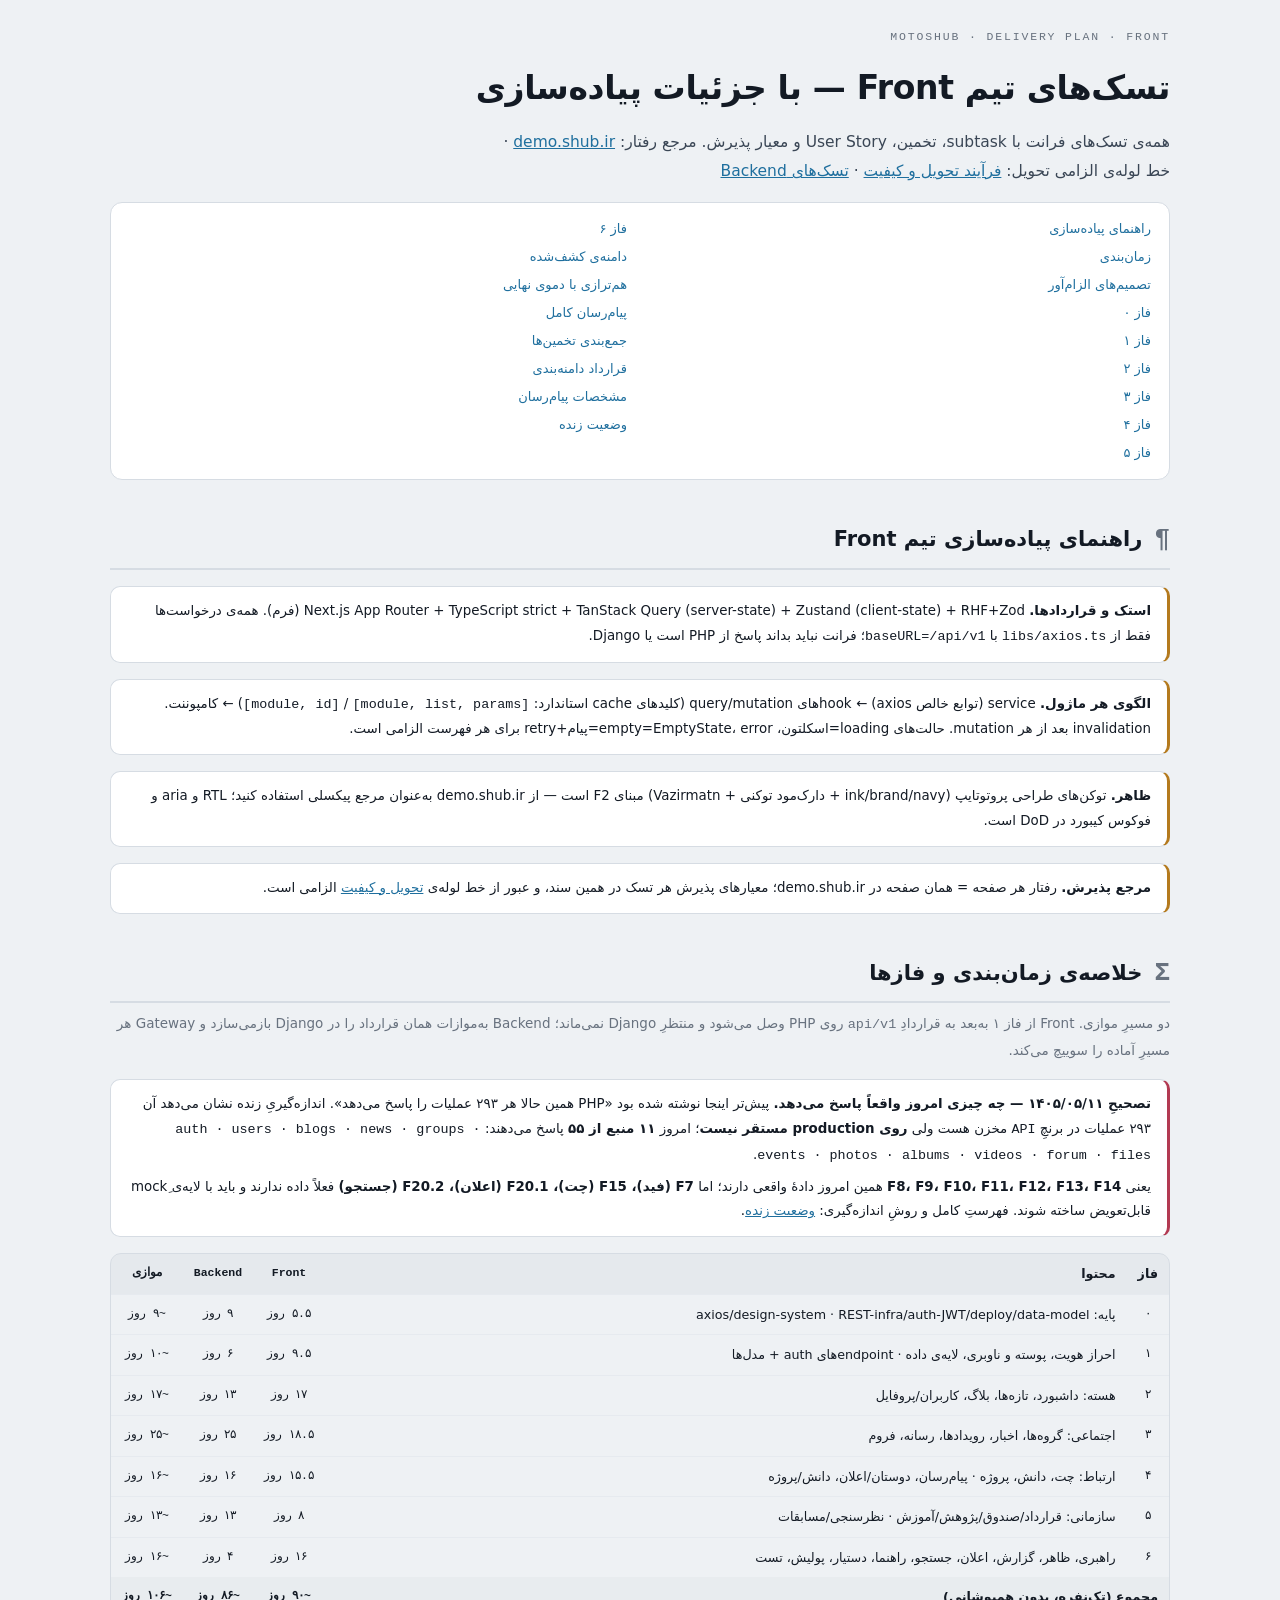
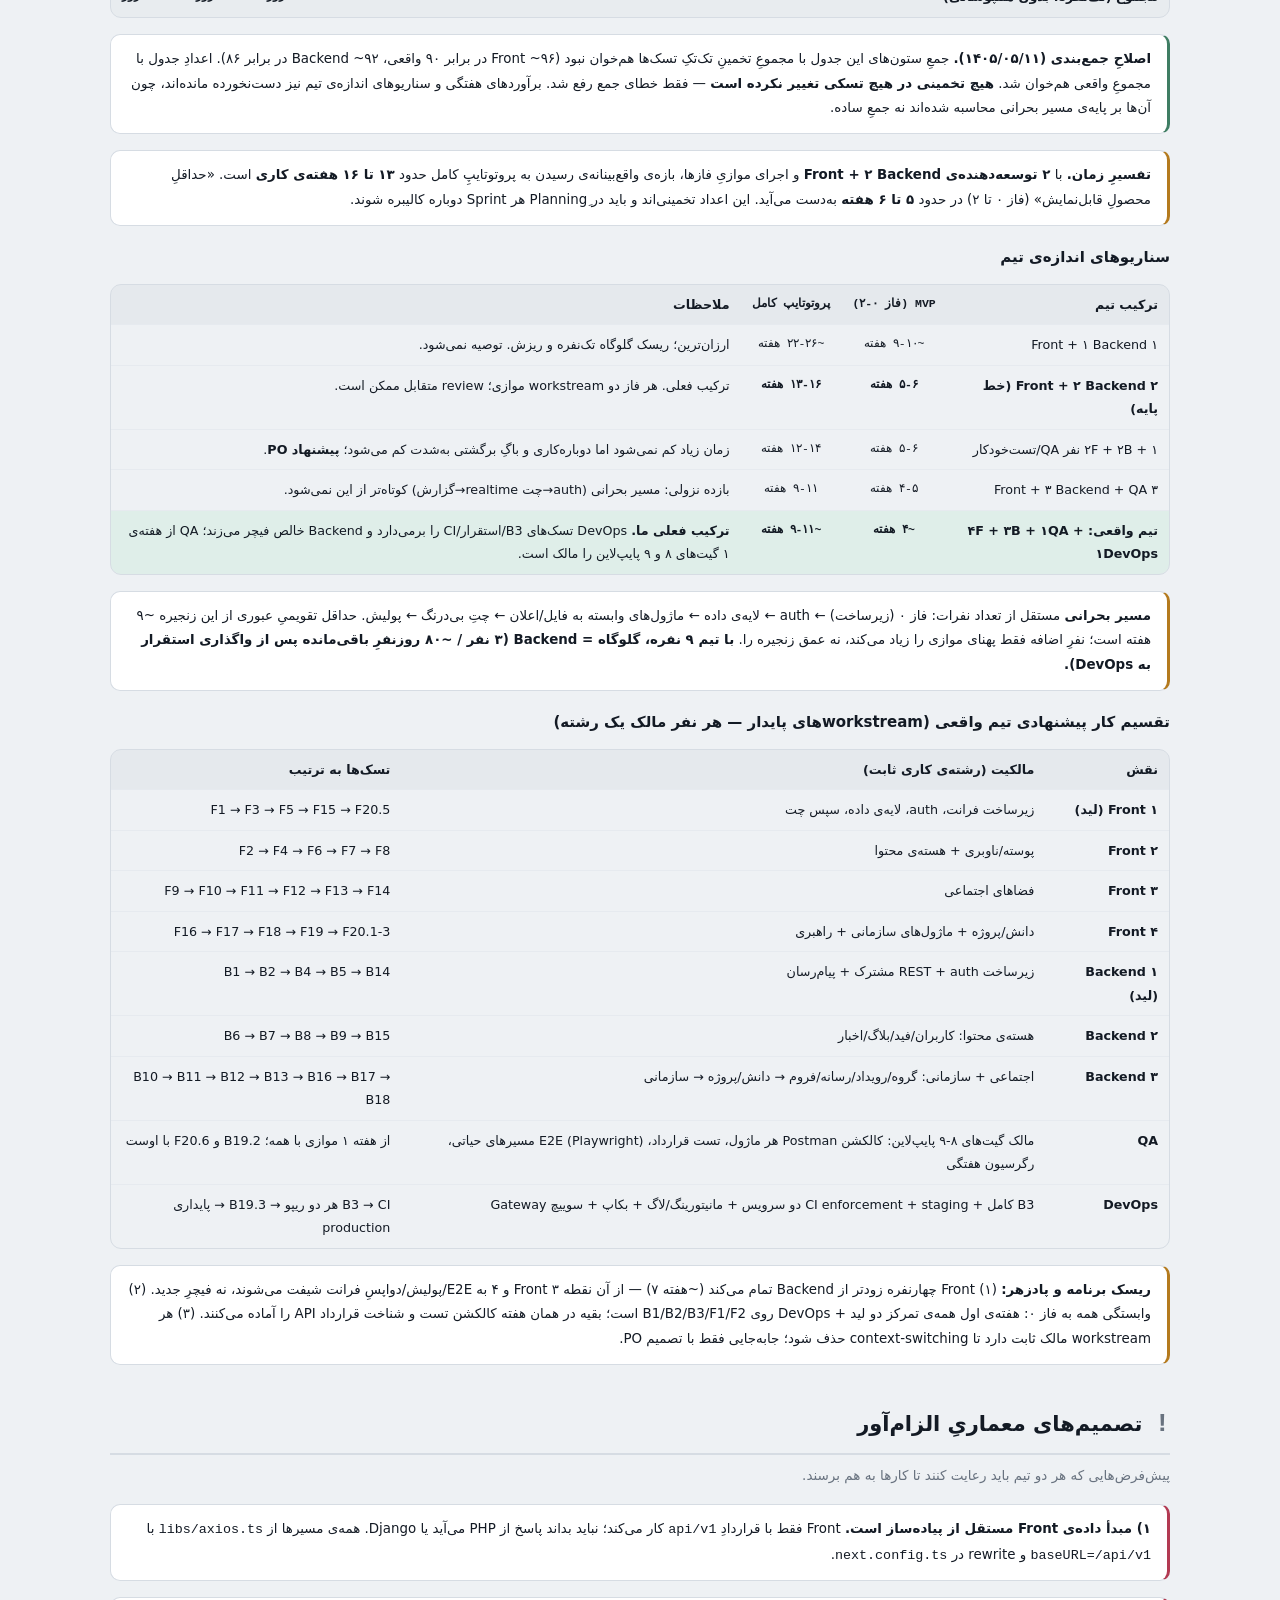
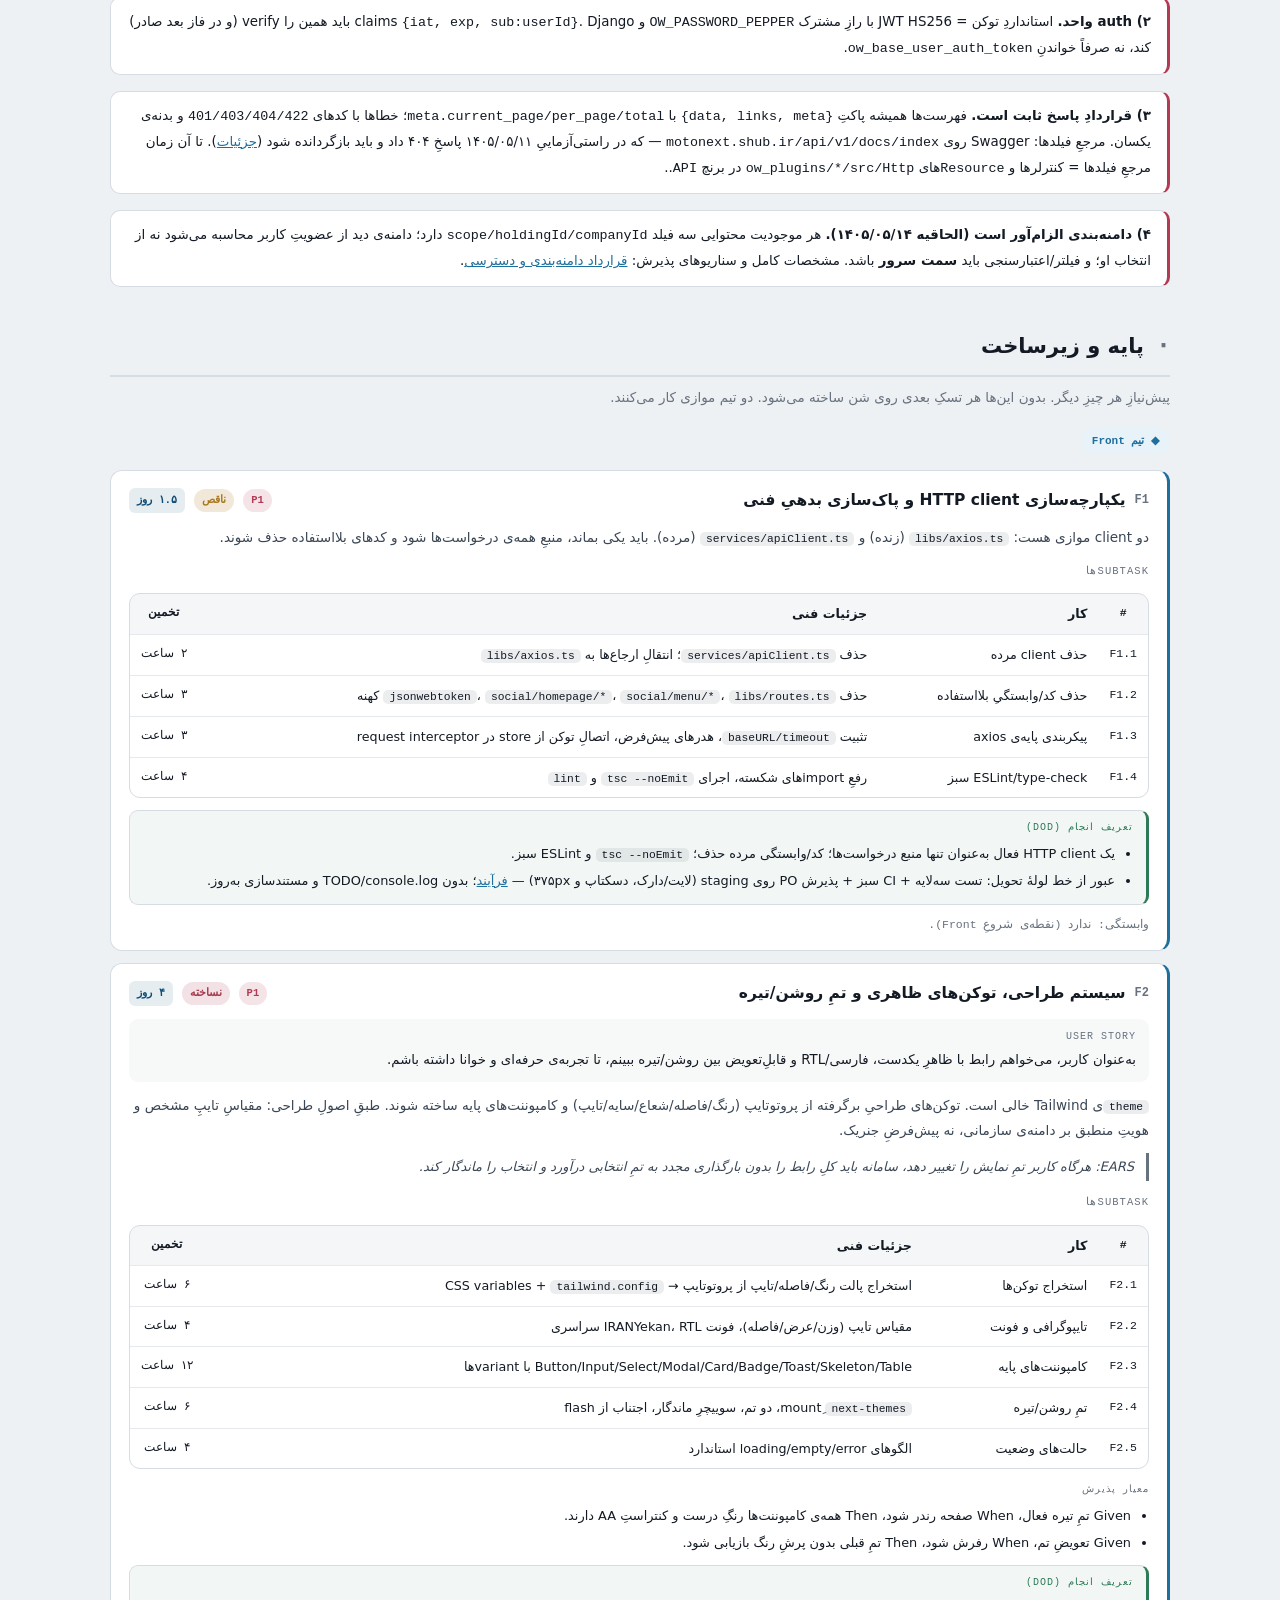
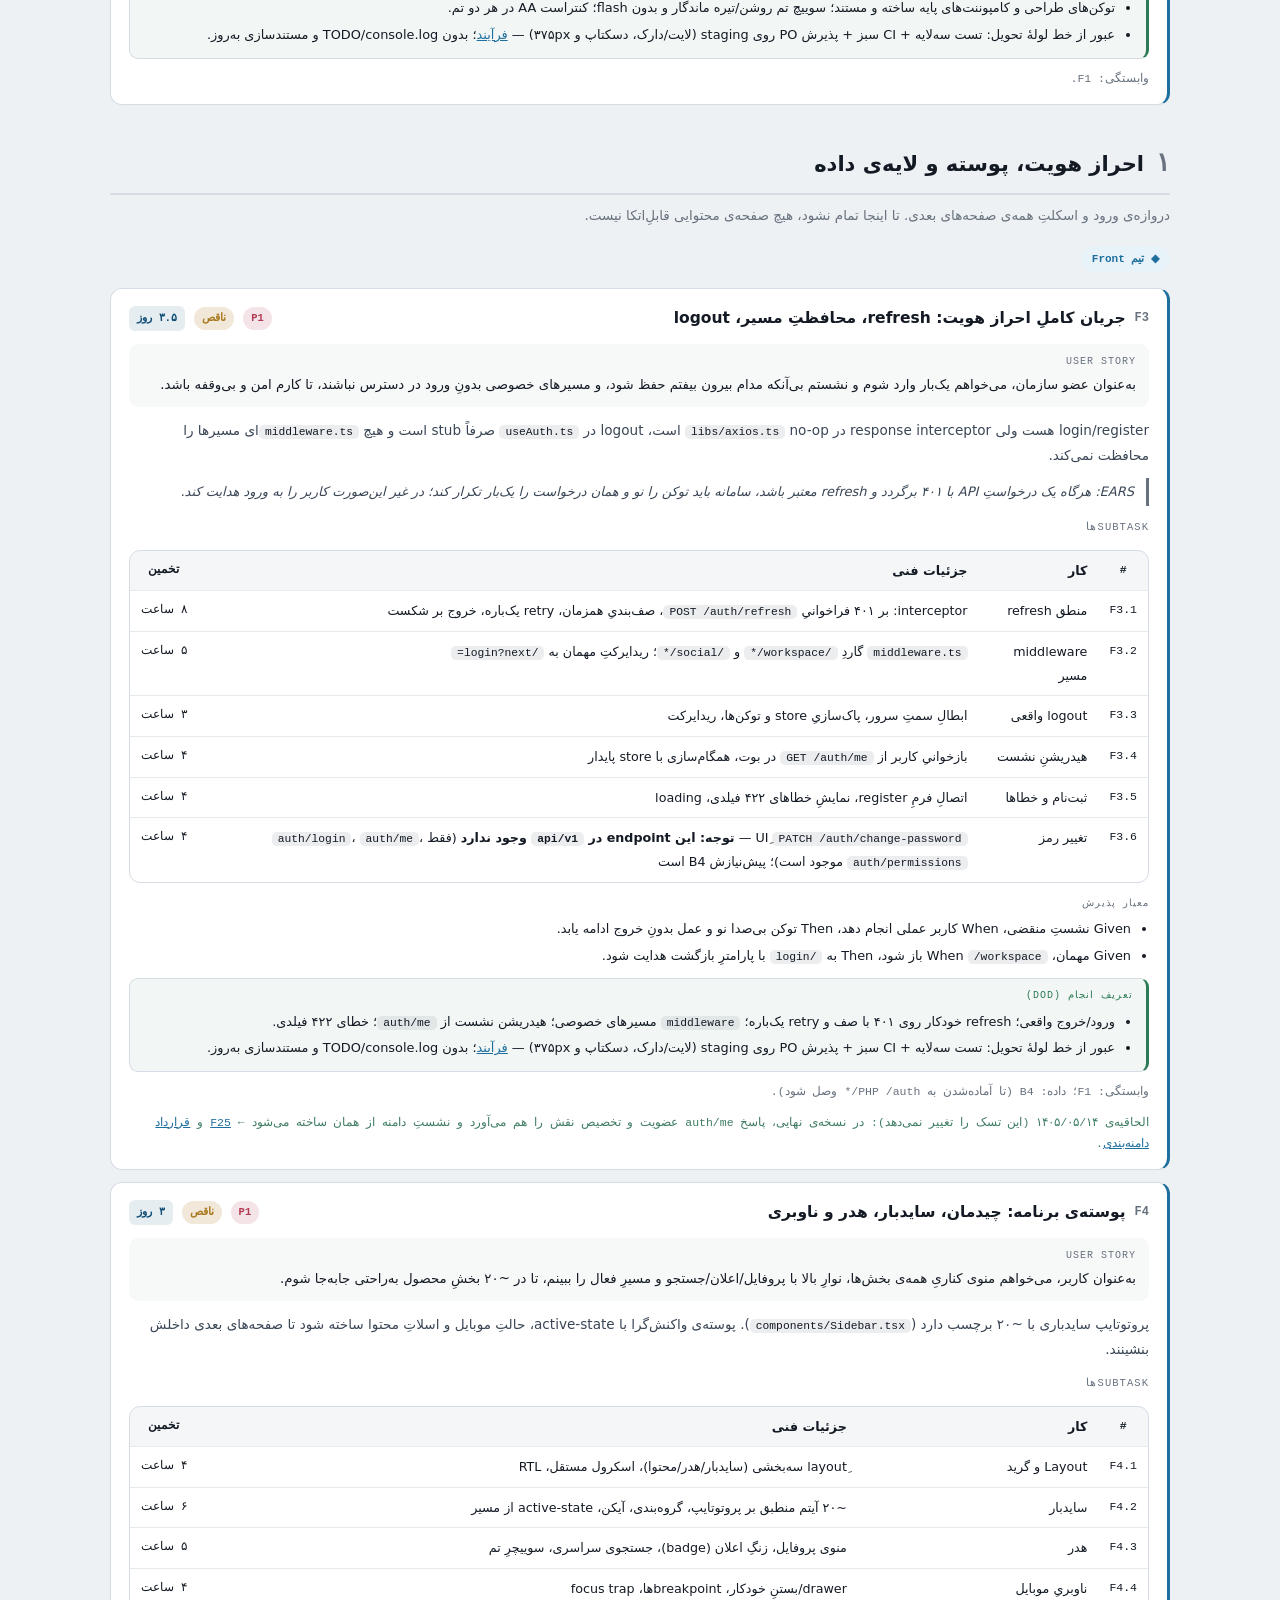
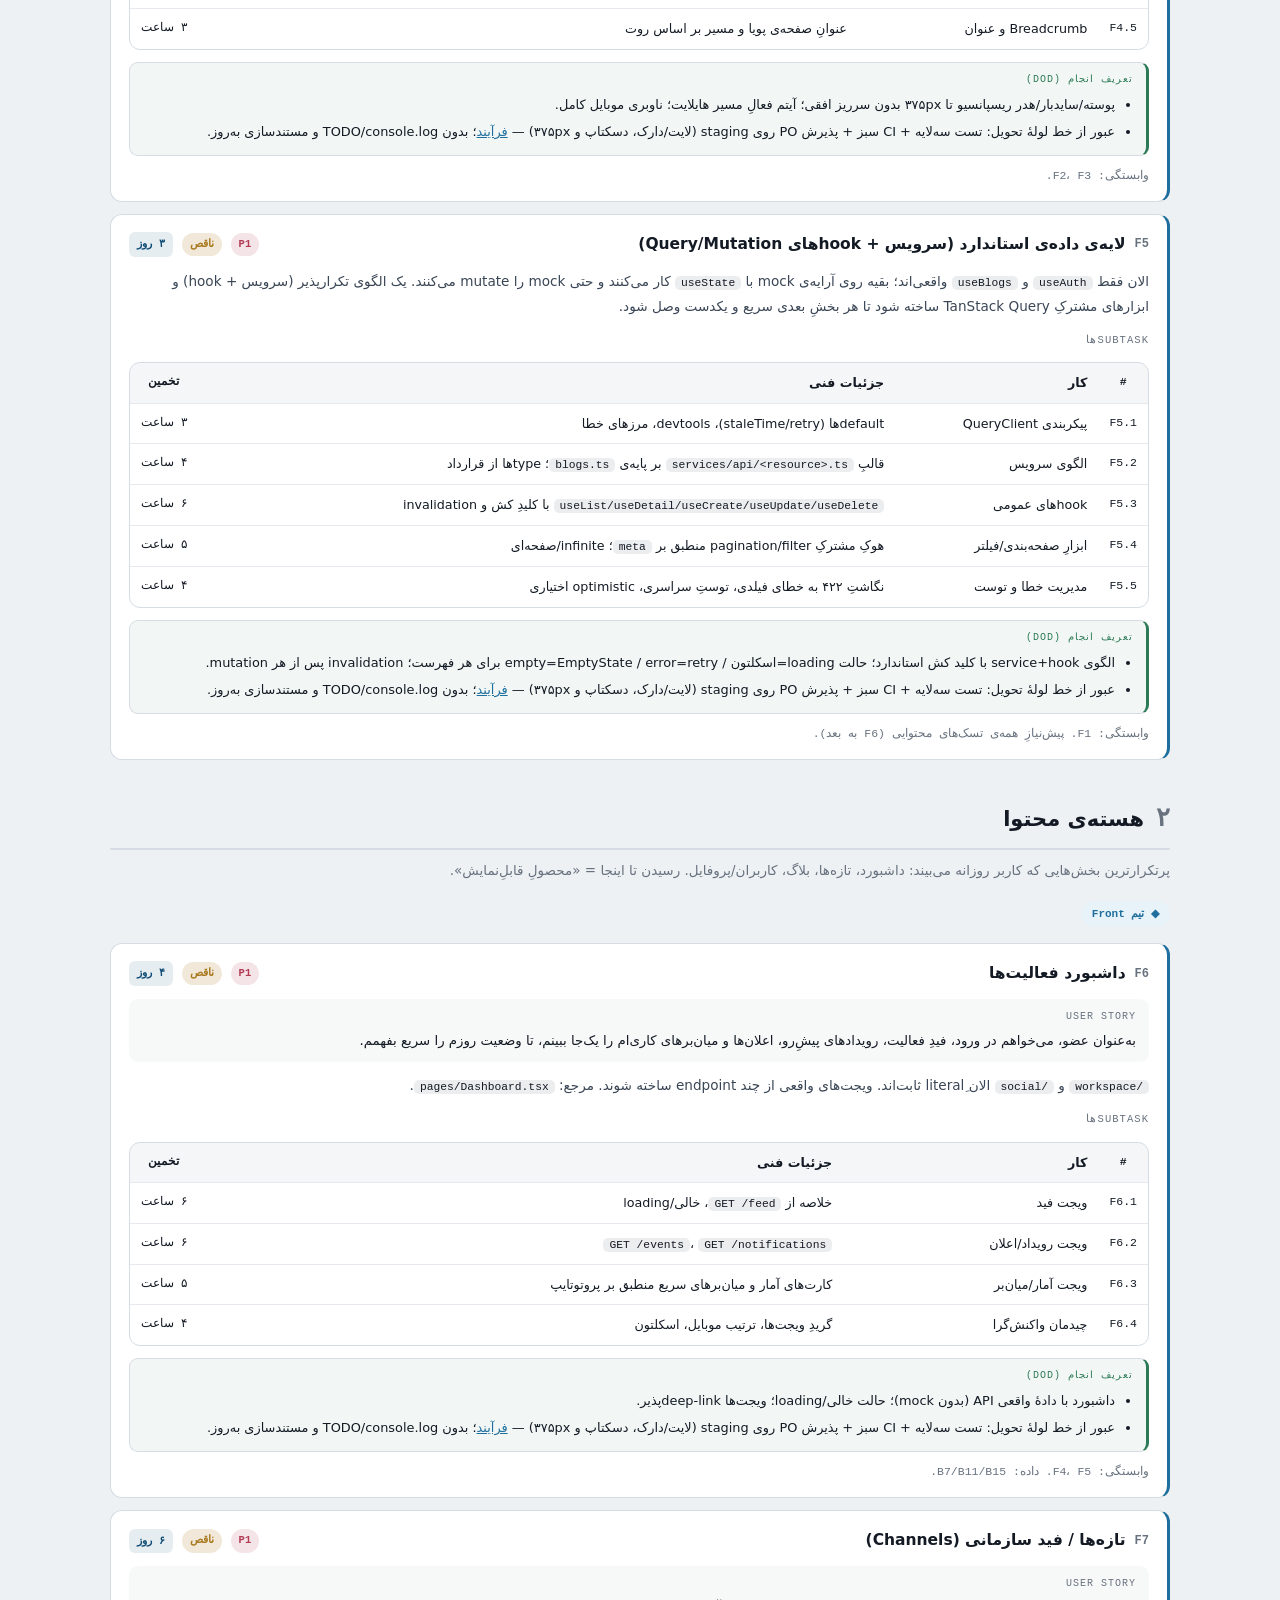
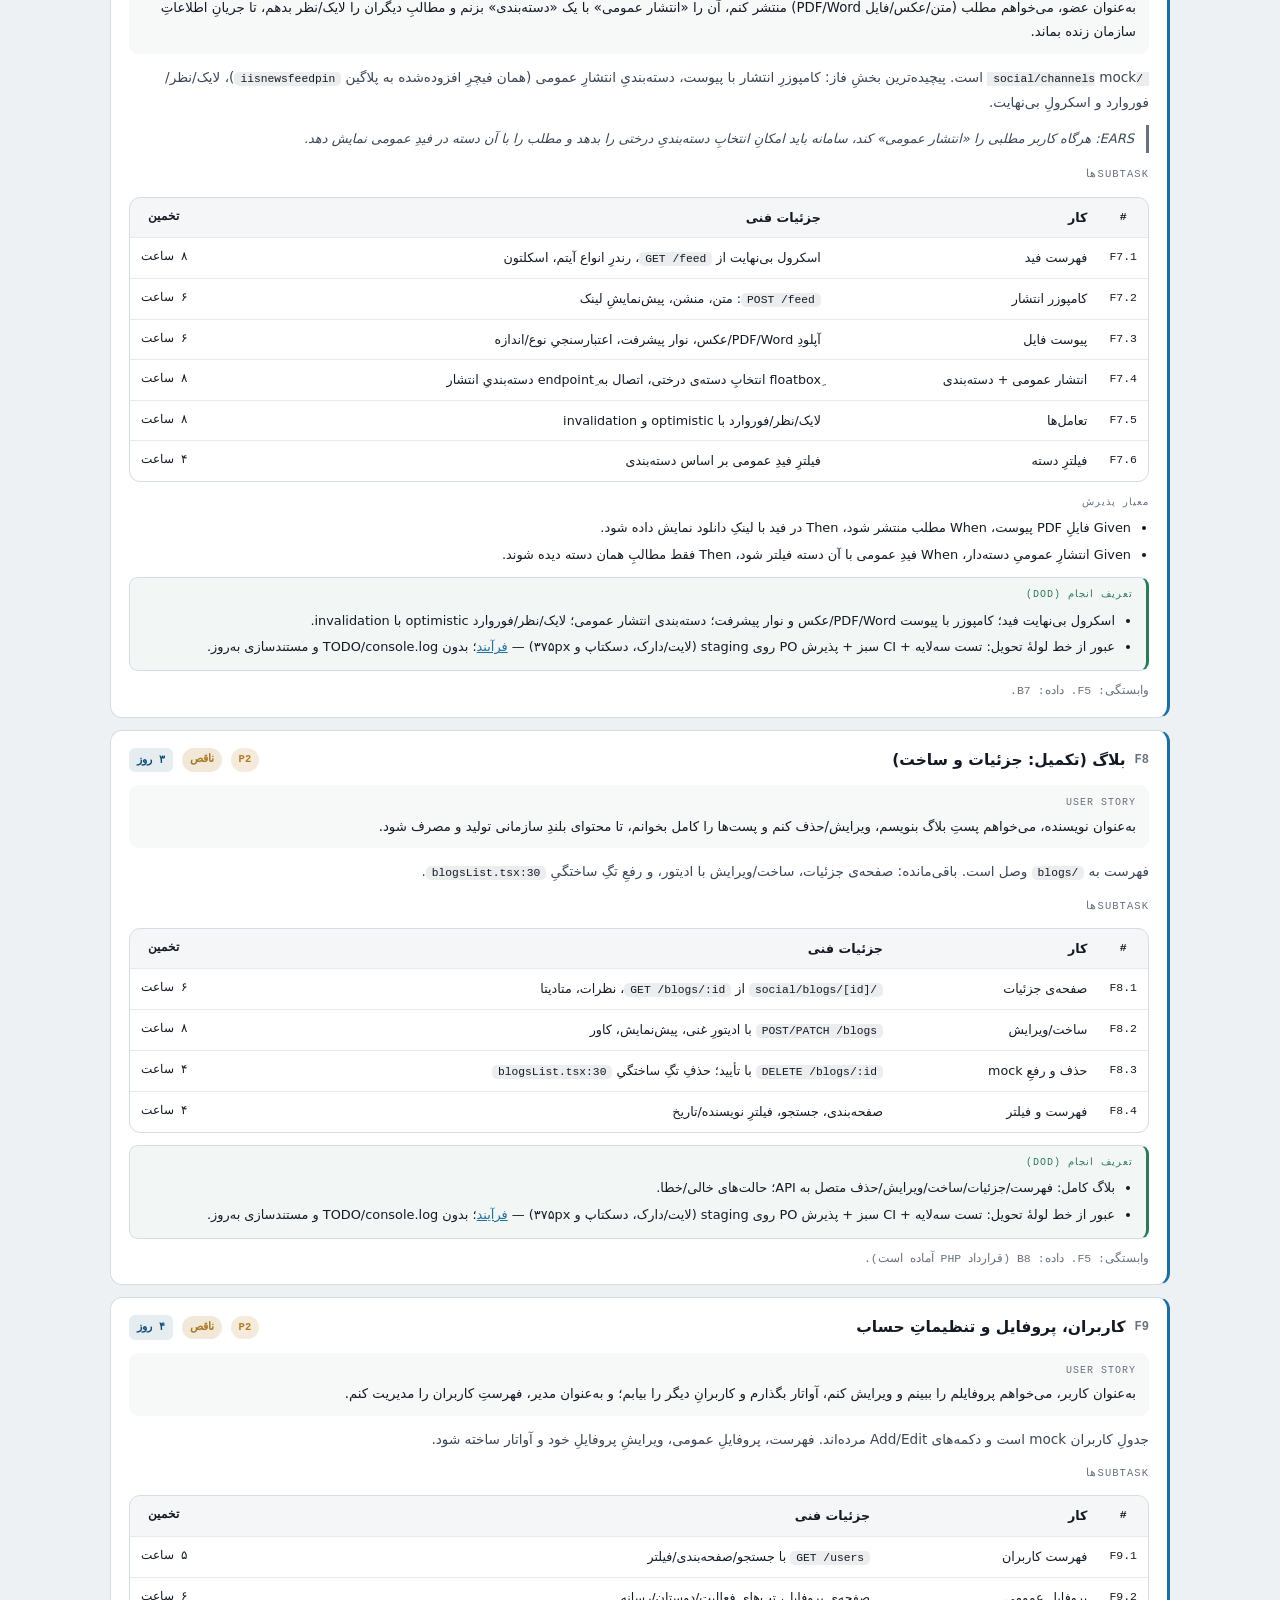
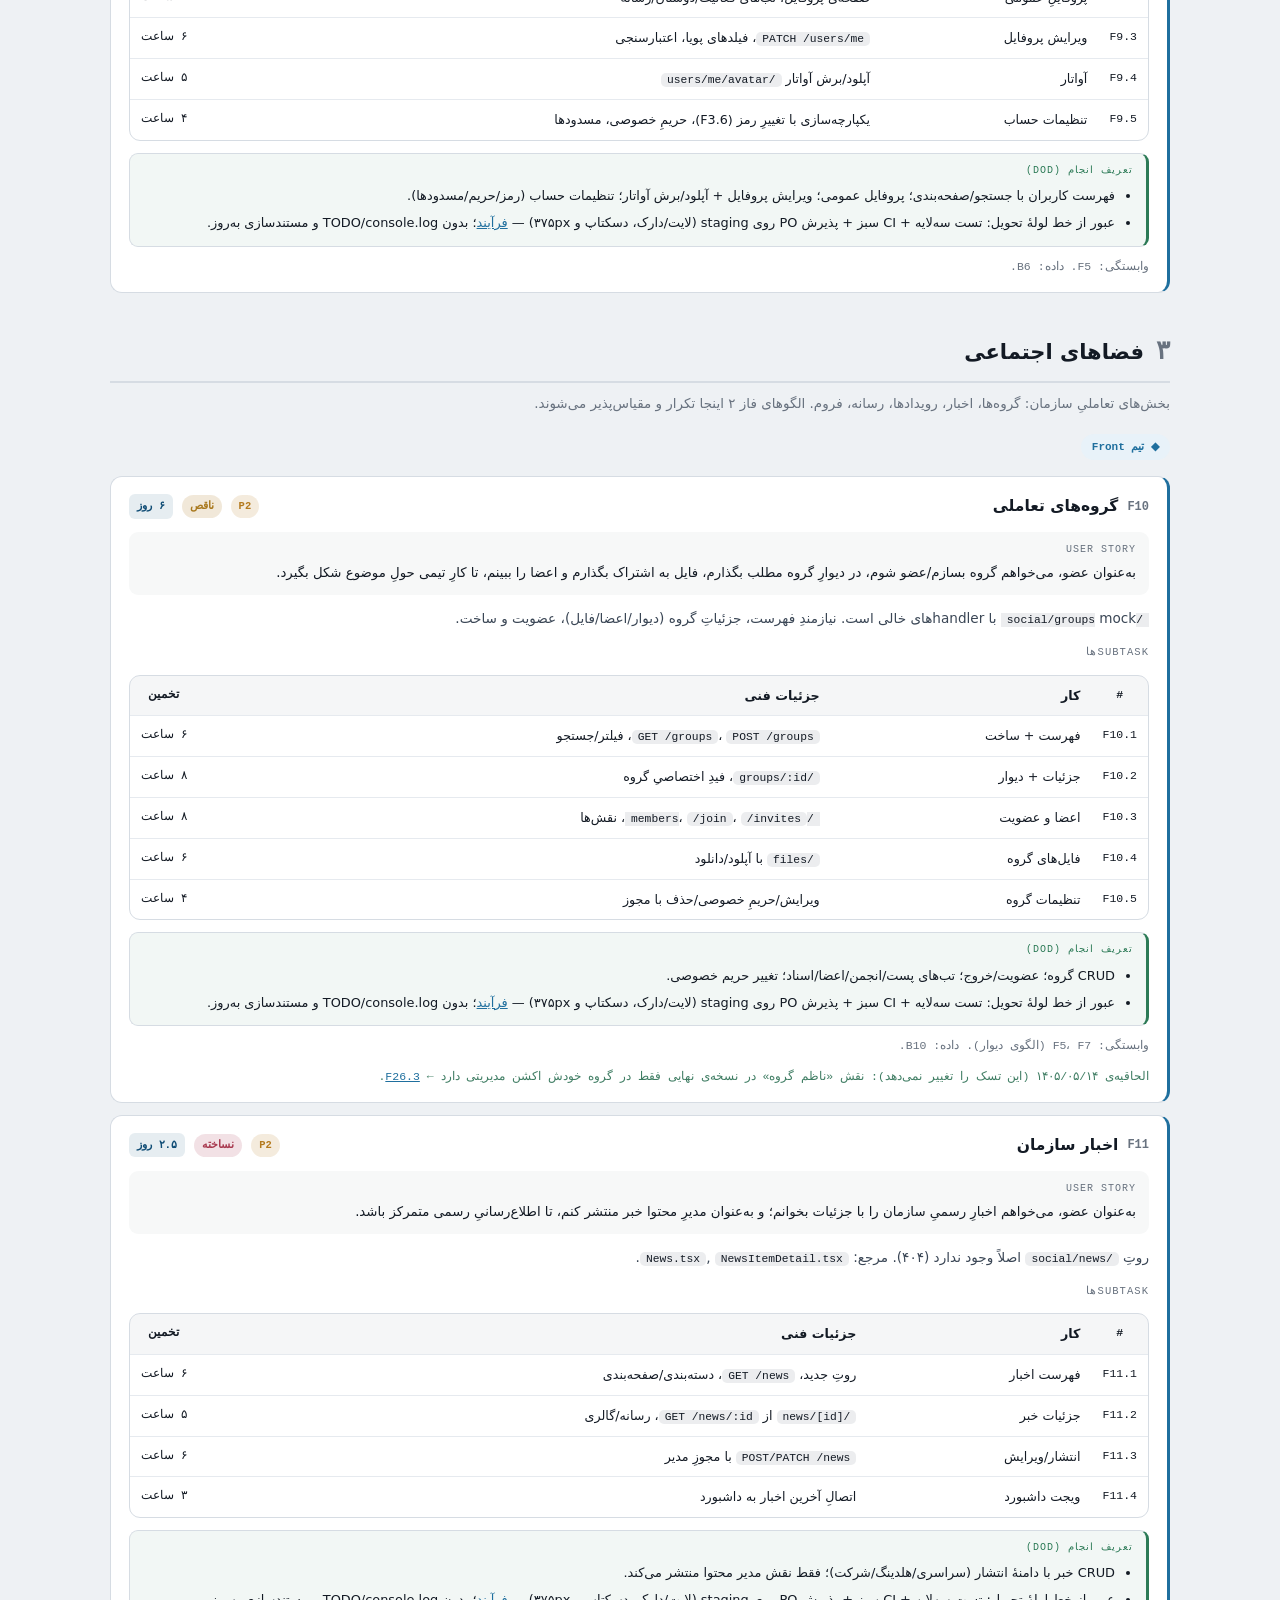
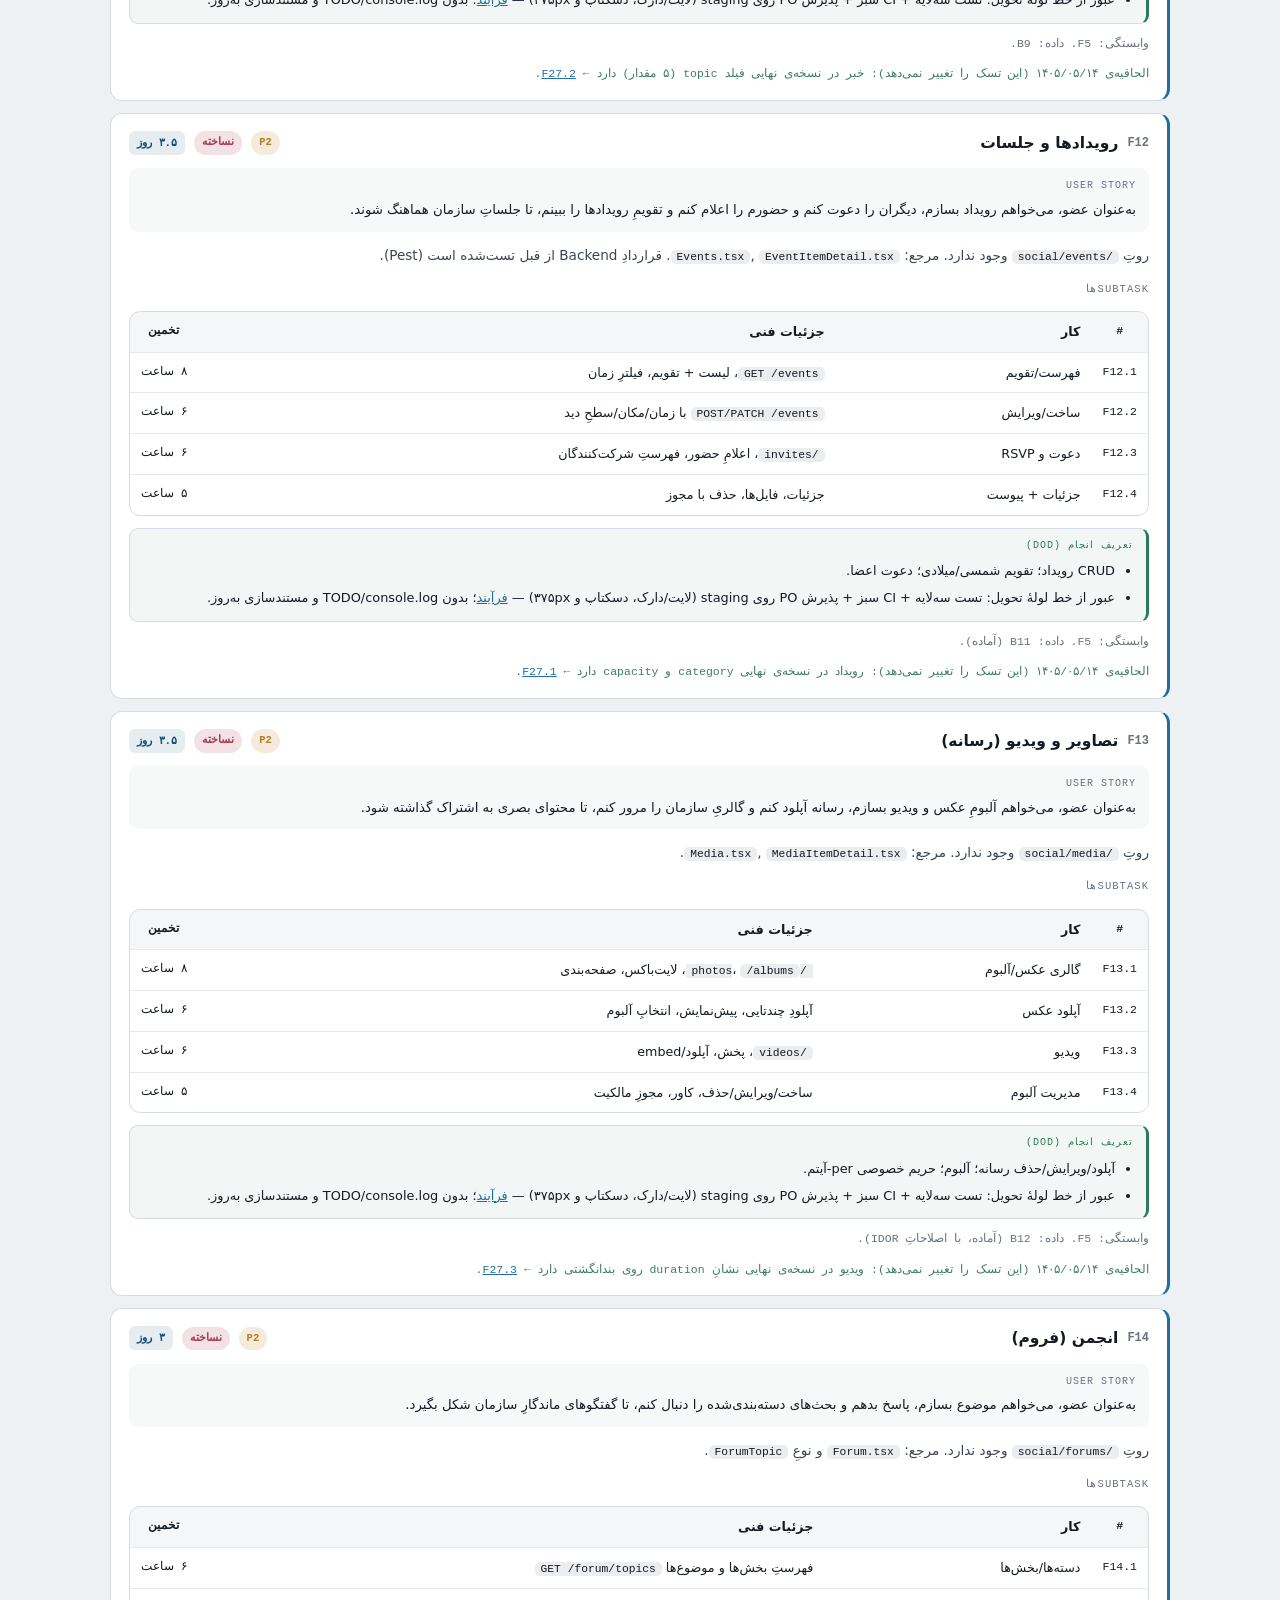
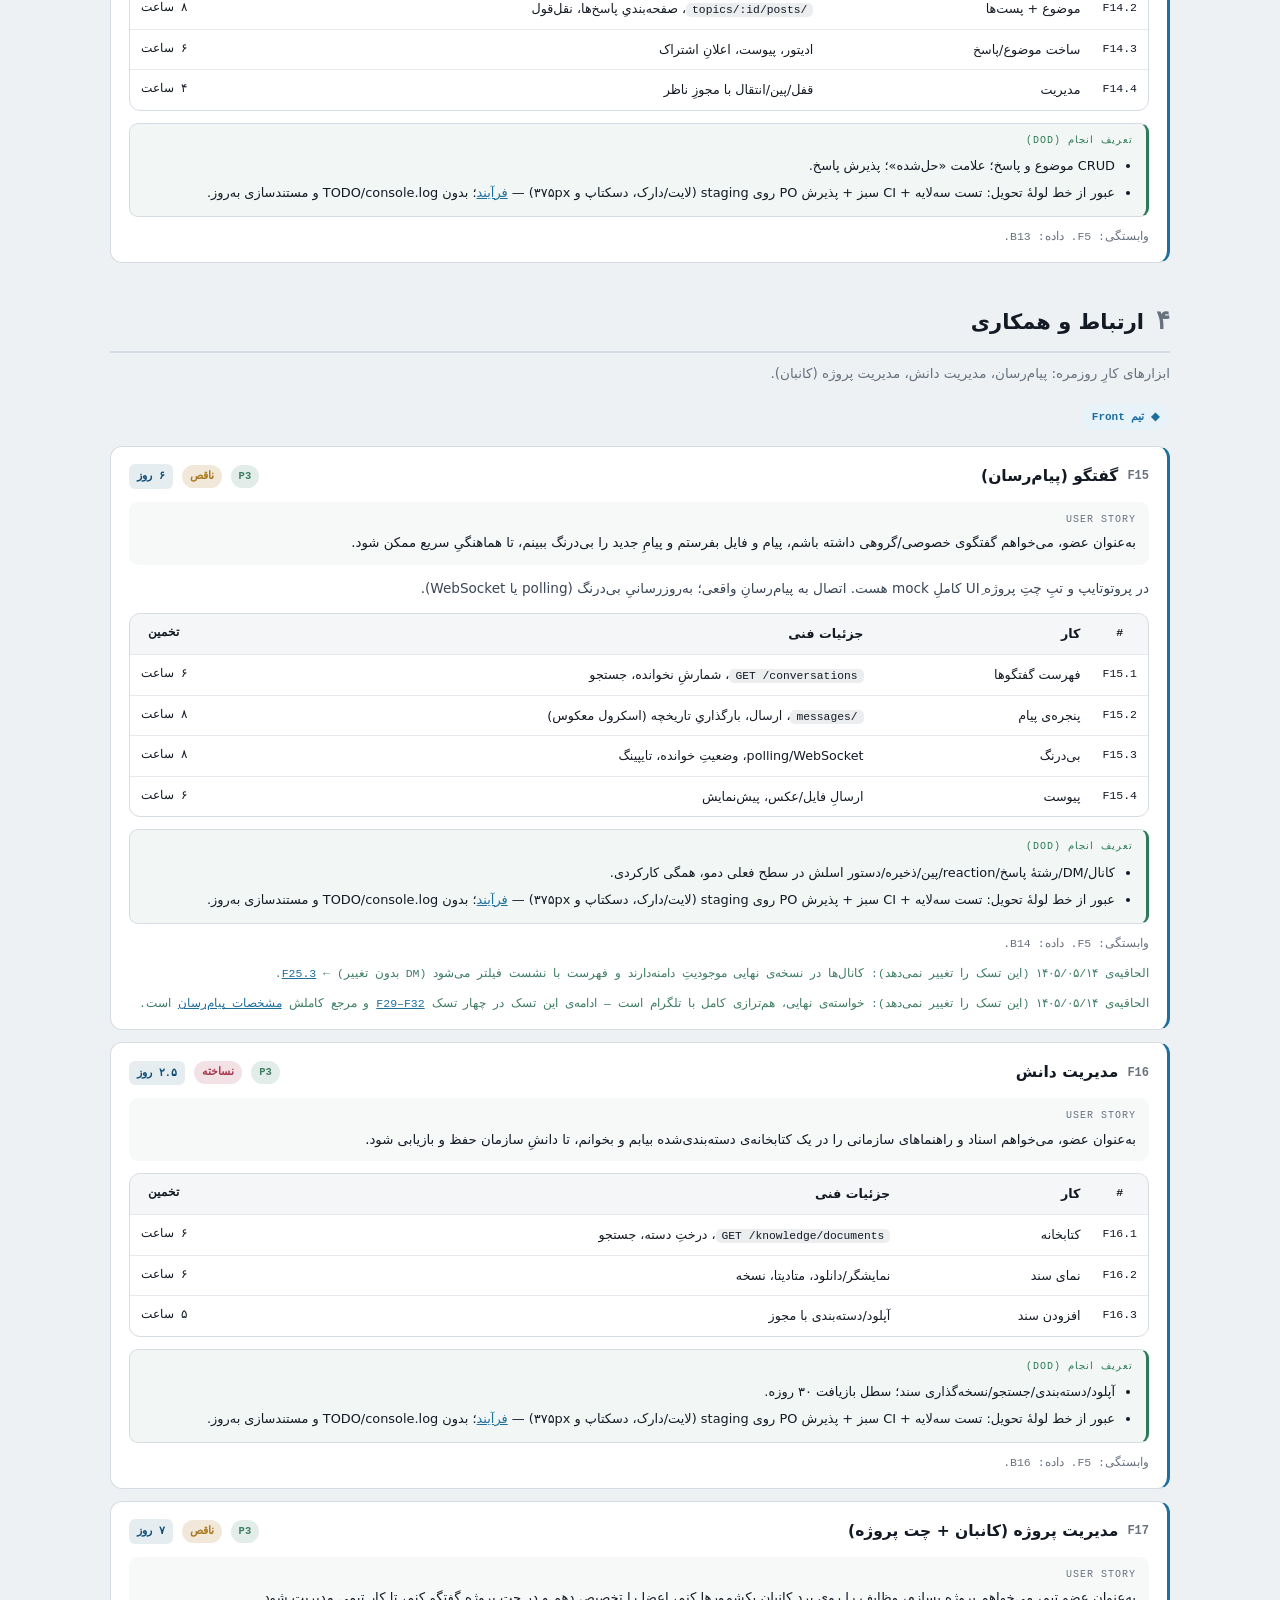
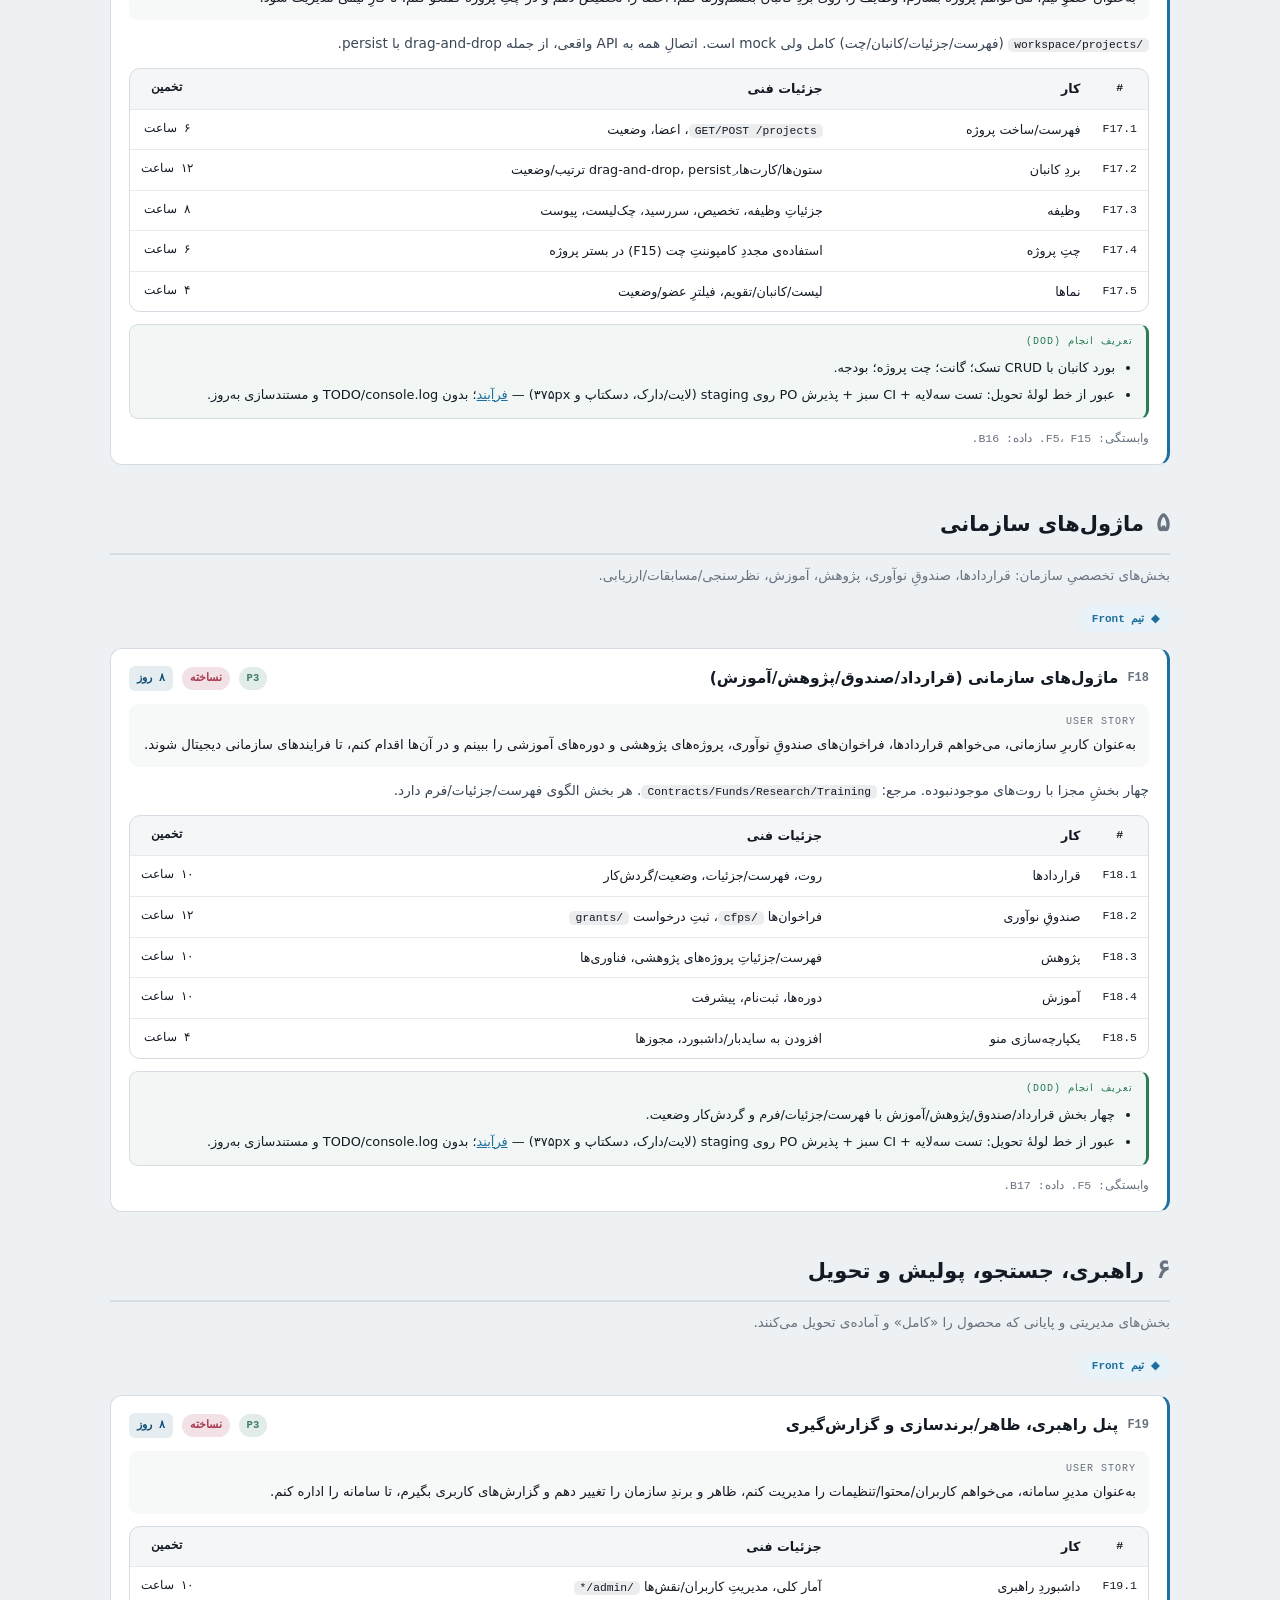
<file: tasks/frontend/index.html>
<!DOCTYPE html>
<html lang="fa" dir="rtl">
<head>
<meta charset="utf-8">
<meta name="viewport" content="width=device-width, initial-scale=1">
<title>Motoshub — برنامه‌ی تحویل: تسک‌های تیم Front و Backend</title>
<style>
  :root{
    --bg:#eef1f4;--panel:#ffffff;--line:#d6dce3;--line2:#e6eaef;
    --ink:#131a24;--ink2:#3a4655;--muted:#68727f;
    --front:#1f6f9e;--front-bg:#e8f2f9;
    --back:#7a41ad;--back-bg:#f2ebf9;
    --p1:#b23a52;--p2:#b47a1e;--p3:#3f7d63;
    --done:#2c7a56;--part:#a9791f;--todo:#a8394f;
    --est:#0f4c75;
    --mono:"SF Mono",ui-monospace,"JetBrains Mono",Menlo,Consolas,monospace;
    --sans:"Vazirmatn","Segoe UI",Tahoma,system-ui,Arial,sans-serif;
  }
  @media (prefers-color-scheme:dark){
    :root{--bg:#0c1116;--panel:#141b23;--line:#28323d;--line2:#1d252e;
      --ink:#e9eef4;--ink2:#c2ccd6;--muted:#8b96a3;
      --front:#5aa6d8;--front-bg:#14222e;--back:#b389df;--back-bg:#211a2e;
      --p1:#e07387;--p2:#d9ab5a;--p3:#63c495;
      --done:#5cc48d;--part:#d9ab5a;--todo:#e07387;--est:#6fb2e0;}
  }
  *{box-sizing:border-box}
  html{scroll-behavior:smooth}
  body{margin:0;background:var(--bg);color:var(--ink);font-family:var(--sans);
    line-height:1.85;padding:26px 16px}
  .wrap{max-width:1060px;margin:0 auto}
  .kicker{font-family:var(--mono);font-size:11.5px;letter-spacing:.16em;text-transform:uppercase;color:var(--muted);margin:0 0 10px}
  h1{font-size:clamp(24px,4.4vw,33px);font-weight:800;letter-spacing:-.01em;margin:0 0 10px}
  .lede{color:var(--ink2);font-size:15.5px;margin:0 0 8px;max-width:70ch}
  .meta-line{font-family:var(--mono);font-size:12px;color:var(--muted);margin:0 0 22px}
  .legend{background:var(--panel);border:1px solid var(--line);border-radius:12px;padding:14px 18px;margin:16px 0;font-size:13px}
  .legend b{font-size:13.5px}
  .row{display:flex;flex-wrap:wrap;gap:8px 14px;margin-top:8px;align-items:center}
  .pill{font-family:var(--mono);font-size:10.5px;padding:2px 8px;border-radius:20px;white-space:nowrap;font-weight:600}
  .p-done{background:rgba(44,122,86,.16);color:var(--done)} .p-part{background:rgba(169,121,31,.17);color:var(--part)} .p-todo{background:rgba(168,57,79,.15);color:var(--todo)}
  .p-p1{background:rgba(178,58,82,.14);color:var(--p1)} .p-p2{background:rgba(180,122,30,.15);color:var(--p2)} .p-p3{background:rgba(63,125,99,.15);color:var(--p3)}
  .est{font-family:var(--mono);font-size:11px;font-weight:700;color:var(--est);background:rgba(15,76,117,.10);padding:2px 8px;border-radius:6px;white-space:nowrap}
  @media (prefers-color-scheme:dark){.est{background:rgba(111,178,224,.12)}}
  .toc{background:var(--panel);border:1px solid var(--line);border-radius:12px;padding:12px 18px;margin:16px 0;font-size:13px;columns:2;column-gap:26px}
  .toc a{display:block;color:var(--front);text-decoration:none;padding:2px 0;break-inside:avoid}
  .toc a:hover{text-decoration:underline}
  @media (max-width:640px){.toc{columns:1}}
  .tblwrap{overflow-x:auto;border:1px solid var(--line);border-radius:11px;margin:12px 0}
  table{border-collapse:collapse;width:100%;font-size:12.7px;min-width:560px}
  th,td{padding:8px 11px;text-align:right;border-bottom:1px solid var(--line2);vertical-align:top}
  th{background:rgba(120,130,140,.07);font-weight:700}
  tr:last-child td{border-bottom:none}
  td.n,th.n{white-space:nowrap;font-family:var(--mono);font-size:11.5px;text-align:center;width:1%}
  tfoot td{font-weight:800;background:rgba(120,130,140,.05)}
  .phase{margin:40px 0 8px}
  .phase-h{display:flex;align-items:baseline;gap:12px;flex-wrap:wrap;border-bottom:2px solid var(--line);padding-bottom:9px}
  .phase-n{font-family:var(--mono);font-size:26px;font-weight:800;color:var(--muted);line-height:1}
  .phase-h h2{font-size:21px;margin:0;font-weight:800}
  .phase-goal{color:var(--muted);font-size:13.5px;margin:8px 0 0}
  .band{display:inline-flex;align-items:center;gap:7px;font-family:var(--mono);font-size:11px;font-weight:700;padding:3px 11px;border-radius:20px;margin:18px 0 4px}
  .band.f{background:var(--front-bg);color:var(--front)}
  .band.b{background:var(--back-bg);color:var(--back)}
  .task{background:var(--panel);border:1px solid var(--line);border-radius:12px;padding:15px 18px;margin:12px 0}
  .task.f{border-inline-start:3px solid var(--front)}
  .task.b{border-inline-start:3px solid var(--back)}
  .task-h{display:flex;align-items:center;gap:9px;flex-wrap:wrap}
  .task-id{font-family:var(--mono);font-size:12px;font-weight:700;color:var(--muted)}
  .task-h b{font-size:15.5px}
  .task-h .spacer{flex:1}
  .story{background:rgba(120,130,140,.06);border-radius:9px;padding:9px 13px;margin:11px 0;font-size:13.3px}
  .story .lbl{font-family:var(--mono);font-size:10px;letter-spacing:.1em;text-transform:uppercase;color:var(--muted);display:block;margin-bottom:2px}
  .desc{font-size:13.6px;color:var(--ink2);margin:10px 0}
  .desc code,td code,.ac code,.story code,.ears code{font-family:var(--mono);font-size:11.3px;background:rgba(120,130,140,.14);padding:1px 6px;border-radius:5px;color:var(--ink)}
  .ears{border-inline-start:3px solid var(--muted);padding:2px 12px;margin:9px 0;font-size:13px;color:var(--ink2);font-style:italic}
  .ac{margin:10px 0 4px;font-size:12.9px}
  .ac .lbl{font-family:var(--mono);font-size:10px;letter-spacing:.1em;text-transform:uppercase;color:var(--muted);display:block;margin-bottom:4px}
  .ac ul{margin:0;padding-inline-start:18px}
  .ac li{margin:3px 0}
  .dep{font-family:var(--mono);font-size:11.5px;color:var(--muted);margin-top:9px}
  .subhd{font-family:var(--mono);font-size:10.5px;letter-spacing:.1em;text-transform:uppercase;color:var(--muted);margin:12px 0 4px}
  .note{background:var(--panel);border:1px solid var(--line);border-inline-start:3px solid var(--p2);border-radius:10px;padding:12px 16px;margin:16px 0;font-size:13.4px}
  .foot{margin-top:46px;padding-top:16px;border-top:1px solid var(--line);font-family:var(--mono);font-size:11.5px;color:var(--muted);text-align:center;line-height:2}
  .ac.dod{background:rgba(44,122,86,.06);border:1px solid var(--line);border-inline-start:3px solid var(--done);border-radius:9px;padding:8px 13px}
  .ac.dod .lbl{color:var(--done)}
  a{color:var(--front)}
</style>
<body>
<div class="wrap">
  <p class="kicker">Motoshub · Delivery Plan · Front</p>
  <h1>تسک‌های تیم Front — با جزئیات پیاده‌سازی</h1>
  <p class="lede">همه‌ی تسک‌های فرانت با subtask، تخمین، User Story و معیار پذیرش. مرجع رفتار: <a href="https://demo.shub.ir">demo.shub.ir</a> · خط لوله‌ی الزامی تحویل: <a href="../../process/">فرآیند تحویل و کیفیت</a> · <a href="../backend/">تسک‌های Backend</a></p>
  <div class="toc"><a href="#guide">راهنمای پیاده‌سازی</a><a href="#summary">زمان‌بندی</a><a href="#arch">تصمیم‌های الزام‌آور</a><a href="#p0">فاز ۰</a><a href="#p1">فاز ۱</a><a href="#p2">فاز ۲</a><a href="#p3">فاز ۳</a><a href="#p4">فاز ۴</a><a href="#p5">فاز ۵</a><a href="#p6">فاز ۶</a><a href="#p7">دامنه‌ی کشف‌شده</a><a href="#p8">هم‌ترازی با دموی نهایی</a><a href="#p9">پیام‌رسان کامل</a><a href="#totals">جمع‌بندی تخمین‌ها</a><a href="#scope-ref">قرارداد دامنه‌بندی</a><a href="#chat-ref">مشخصات پیام‌رسان</a><a href="../../status/">وضعیت زنده</a></div>

  <section class="phase" id="guide">
    <div class="phase-h"><span class="phase-n">¶</span><h2>راهنمای پیاده‌سازی تیم Front</h2></div>
    <div class="note"><b>استک و قراردادها.</b> Next.js App Router + TypeScript strict + TanStack Query (server-state) + Zustand (client-state) + RHF+Zod (فرم). همه‌ی درخواست‌ها فقط از <code>libs/axios.ts</code> با <code>baseURL=/api/v1</code>؛ فرانت نباید بداند پاسخ از PHP است یا Django.</div>
    <div class="note"><b>الگوی هر ماژول.</b> service (توابع خالص axios) ← hookهای query/mutation (کلیدهای cache استاندارد: <code>[module, list, params]</code> / <code>[module, id]</code>) ← کامپوننت. invalidation بعد از هر mutation. حالت‌های loading=اسکلتون، empty=EmptyState، error=پیام+retry برای هر فهرست الزامی است.</div>
    <div class="note"><b>ظاهر.</b> توکن‌های طراحی پروتوتایپ (ink/brand/navy + دارک‌مود توکنی + Vazirmatn) مبنای F2 است — از demo.shub.ir به‌عنوان مرجع پیکسلی استفاده کنید؛ RTL و aria و فوکوس کیبورد در DoD است.</div>
    <div class="note"><b>مرجع پذیرش.</b> رفتار هر صفحه = همان صفحه در demo.shub.ir؛ معیارهای پذیرش هر تسک در همین سند، و عبور از خط لوله‌ی <a href="../../process/">تحویل و کیفیت</a> الزامی است.</div>
  </section>

<section class="phase" id="summary">
    <div class="phase-h"><span class="phase-n">Σ</span><h2>خلاصه‌ی زمان‌بندی و فازها</h2></div>
    <p class="phase-goal">دو مسیرِ موازی. Front از فاز ۱ به‌بعد به قراردادِ <code>api/v1</code> روی PHP وصل می‌شود و منتظرِ Django نمی‌ماند؛ Backend به‌موازات همان قرارداد را در Django بازمی‌سازد و Gateway هر مسیرِ آماده را سوییچ می‌کند.</p>
    <div class="note" style="border-inline-start-color:var(--p1)">
      <b>تصحیحِ ۱۴۰۵/۰۵/۱۱ — چه چیزی امروز واقعاً پاسخ می‌دهد.</b> پیش‌تر اینجا نوشته شده بود «PHP همین حالا هر ۲۹۳ عملیات را پاسخ می‌دهد». اندازه‌گیریِ زنده نشان می‌دهد آن ۲۹۳ عملیات در برنچِ <code>API</code> مخزن هست ولی <b>روی production مستقر نیست</b>؛ امروز <b>۱۱ منبع از ۵۵</b> پاسخ می‌دهند: <code>auth · users · blogs · news · groups · events · photos · albums · videos · forum · files</code>.
      <div style="margin-top:6px">یعنی <b>F8، F9، F10، F11، F12، F13، F14</b> همین امروز دادهٔ واقعی دارند؛ اما <b>F7 (فید)، F15 (چت)، F20.1 (اعلان)، F20.2 (جستجو)</b> فعلاً داده ندارند و باید با لایه‌ی mockِ قابل‌تعویض ساخته شوند. فهرستِ کامل و روشِ اندازه‌گیری: <a href="../../status/">وضعیت زنده</a>.</div>
    </div>
    <div class="tblwrap"><table>
      <thead><tr><th>فاز</th><th>محتوا</th><th class="n">Front</th><th class="n">Backend</th><th class="n">موازی</th></tr></thead>
      <tbody>
        <tr><td class="n">۰</td><td>پایه: axios/design-system · REST-infra/auth-JWT/deploy/data-model</td><td class="n">۵.۵ روز</td><td class="n">۹ روز</td><td class="n">~۹ روز</td></tr>
        <tr><td class="n">۱</td><td>احراز هویت، پوسته و ناوبری، لایه‌ی داده · endpointهای auth + مدل‌ها</td><td class="n">۹.۵ روز</td><td class="n">۶ روز</td><td class="n">~۱۰ روز</td></tr>
        <tr><td class="n">۲</td><td>هسته: داشبورد، تازه‌ها، بلاگ، کاربران/پروفایل</td><td class="n">۱۷ روز</td><td class="n">۱۳ روز</td><td class="n">~۱۷ روز</td></tr>
        <tr><td class="n">۳</td><td>اجتماعی: گروه‌ها، اخبار، رویدادها، رسانه، فروم</td><td class="n">۱۸.۵ روز</td><td class="n">۲۵ روز</td><td class="n">~۲۵ روز</td></tr>
        <tr><td class="n">۴</td><td>ارتباط: چت، دانش، پروژه · پیام‌رسان، دوستان/اعلان، دانش/پروژه</td><td class="n">۱۵.۵ روز</td><td class="n">۱۶ روز</td><td class="n">~۱۶ روز</td></tr>
        <tr><td class="n">۵</td><td>سازمانی: قرارداد/صندوق/پژوهش/آموزش · نظرسنجی/مسابقات</td><td class="n">۸ روز</td><td class="n">۱۳ روز</td><td class="n">~۱۳ روز</td></tr>
        <tr><td class="n">۶</td><td>راهبری، ظاهر، گزارش، اعلان، جستجو، راهنما، دستیار، پولیش، تست</td><td class="n">۱۶ روز</td><td class="n">۴ روز</td><td class="n">~۱۶ روز</td></tr>
      </tbody>
      <tfoot><tr><td colspan="2">مجموع (تک‌نفره، بدون همپوشانی)</td><td class="n">~۹۰ روز</td><td class="n">~۸۶ روز</td><td class="n">~۱۰۶ روز</td></tr></tfoot>
    </table></div>
    <div class="note" style="border-inline-start-color:var(--p3)">
      <b>اصلاحِ جمع‌بندی (۱۴۰۵/۰۵/۱۱).</b> جمعِ ستون‌های این جدول با مجموعِ تخمینِ تک‌تکِ تسک‌ها هم‌خوان نبود (Front ~۹۶ در برابر ۹۰ واقعی، Backend ~۹۲ در برابر ۸۶). اعدادِ جدول با مجموعِ واقعی هم‌خوان شد. <b>هیچ تخمینی در هیچ تسکی تغییر نکرده است</b> — فقط خطای جمع رفع شد. برآوردهای هفتگی و سناریوهای اندازه‌ی تیم نیز دست‌نخورده مانده‌اند، چون آن‌ها بر پایه‌ی مسیر بحرانی محاسبه شده‌اند نه جمعِ ساده.
    </div>
    <div class="note">
      <b>تفسیرِ زمان.</b> با <b>۲ توسعه‌دهنده‌ی Front + ۲ Backend</b> و اجرای موازیِ فازها، بازه‌ی واقع‌بینانه‌ی رسیدن به پروتوتایپِ کامل حدود <b>۱۳ تا ۱۶ هفته‌ی کاری</b> است. «حداقلِ محصولِ قابل‌نمایش» (فاز ۰ تا ۲) در حدود <b>۵ تا ۶ هفته</b> به‌دست می‌آید. این اعداد تخمینی‌اند و باید در Planningِ هر Sprint دوباره کالیبره شوند.
    </div>
    <h3 style="margin:18px 0 8px;font-size:15px">سناریوهای اندازه‌ی تیم</h3>
    <div class="tblwrap"><table>
      <thead><tr><th>ترکیب تیم</th><th class="n">MVP (فاز ۰-۲)</th><th class="n">پروتوتایپ کامل</th><th>ملاحظات</th></tr></thead>
      <tbody>
        <tr><td>۱ Front + ۱ Backend</td><td class="n">~۹-۱۰ هفته</td><td class="n">~۲۲-۲۶ هفته</td><td>ارزان‌ترین؛ ریسک گلوگاه تک‌نفره و ریزش. توصیه نمی‌شود.</td></tr>
        <tr><td><b>۲ Front + ۲ Backend (خط پایه)</b></td><td class="n"><b>۵-۶ هفته</b></td><td class="n"><b>۱۳-۱۶ هفته</b></td><td>ترکیب فعلی. هر فاز دو workstream موازی؛ review متقابل ممکن است.</td></tr>
        <tr><td>۲F + ۲B + ۱ نفر QA/تست‌خودکار</td><td class="n">۵-۶ هفته</td><td class="n">۱۲-۱۴ هفته</td><td>زمان زیاد کم نمی‌شود اما دوباره‌کاری و باگِ برگشتی به‌شدت کم می‌شود؛ <b>پیشنهاد PO</b>.</td></tr>
        <tr><td>۳ Front + ۳ Backend + QA</td><td class="n">۴-۵ هفته</td><td class="n">۹-۱۱ هفته</td><td>بازده نزولی: مسیر بحرانی (auth→چت realtime→گزارش) کوتاه‌تر از این نمی‌شود.</td></tr>
        <tr style="background:rgba(34,197,94,.07)"><td><b>تیم واقعی: ۴F + ۳B + ۱QA + ۱DevOps</b></td><td class="n"><b>~۴ هفته</b></td><td class="n"><b>~۹-۱۱ هفته</b></td><td><b>ترکیب فعلی ما.</b> DevOps تسک‌های B3/استقرار/CI را برمی‌دارد و Backend خالص فیچر می‌زند؛ QA از هفته‌ی ۱ گیت‌های ۸ و ۹ پایپ‌لاین را مالک است.</td></tr>
      </tbody>
    </table></div>
    <div class="note">
      <b>مسیر بحرانی</b> مستقل از تعداد نفرات: فاز ۰ (زیرساخت) ← auth ← لایه‌ی داده ← ماژول‌های وابسته به فایل/اعلان ← چتِ بی‌درنگ ← پولیش. حداقل تقویمیِ عبوری از این زنجیره ~۹ هفته است؛ نفرِ اضافه فقط پهنای موازی را زیاد می‌کند، نه عمق زنجیره را. <b>با تیم ۹ نفره، گلوگاه = Backend (۳ نفر / ~۸۰ روزنفرِ باقی‌مانده پس از واگذاری استقرار به DevOps).</b>
    </div>

    <h3 style="margin:18px 0 8px;font-size:15px">تقسیم کار پیشنهادی تیم واقعی (workstreamهای پایدار — هر نفر مالک یک رشته)</h3>
    <div class="tblwrap"><table>
      <thead><tr><th>نقش</th><th>مالکیت (رشته‌ی کاری ثابت)</th><th>تسک‌ها به ترتیب</th></tr></thead>
      <tbody>
        <tr><td><b>Front ۱ (لید)</b></td><td>زیرساخت فرانت، auth، لایه‌ی داده، سپس چت</td><td>F1 → F3 → F5 → F15 → F20.5</td></tr>
        <tr><td><b>Front ۲</b></td><td>پوسته/ناوبری + هسته‌ی محتوا</td><td>F2 → F4 → F6 → F7 → F8</td></tr>
        <tr><td><b>Front ۳</b></td><td>فضاهای اجتماعی</td><td>F9 → F10 → F11 → F12 → F13 → F14</td></tr>
        <tr><td><b>Front ۴</b></td><td>دانش/پروژه + ماژول‌های سازمانی + راهبری</td><td>F16 → F17 → F18 → F19 → F20.1-3</td></tr>
        <tr><td><b>Backend ۱ (لید)</b></td><td>زیرساخت REST + auth مشترک + پیام‌رسان</td><td>B1 → B2 → B4 → B5 → B14</td></tr>
        <tr><td><b>Backend ۲</b></td><td>هسته‌ی محتوا: کاربران/فید/بلاگ/اخبار</td><td>B6 → B7 → B8 → B9 → B15</td></tr>
        <tr><td><b>Backend ۳</b></td><td>اجتماعی + سازمانی: گروه/رویداد/رسانه/فروم → دانش/پروژه → سازمانی</td><td>B10 → B11 → B12 → B13 → B16 → B17 → B18</td></tr>
        <tr><td><b>QA</b></td><td>مالک گیت‌های ۸-۹ پایپ‌لاین: کالکشن Postman هر ماژول، تست قرارداد، E2E (Playwright) مسیرهای حیاتی، رگرسیون هفتگی</td><td>از هفته ۱ موازی با همه؛ B19.2 و F20.6 با اوست</td></tr>
        <tr><td><b>DevOps</b></td><td>B3 کامل + CI enforcement + staging دو سرویس + مانیتورینگ/لاگ + بکاپ + سوییچ Gateway</td><td>B3 → CI هر دو ریپو → B19.3 → پایداری production</td></tr>
      </tbody>
    </table></div>
    <div class="note">
      <b>ریسک برنامه و پادزهر:</b> (۱) Front چهارنفره زودتر از Backend تمام می‌کند (~هفته ۷) — از آن نقطه Front ۳ و ۴ به E2E/پولیش/دواپسِ فرانت شیفت می‌شوند، نه فیچرِ جدید. (۲) وابستگی همه به فاز ۰: هفته‌ی اول همه‌ی تمرکز دو لید + DevOps روی B1/B2/B3/F1/F2 است؛ بقیه در همان هفته کالکشن تست و شناخت قرارداد API را آماده می‌کنند. (۳) هر workstream مالک ثابت دارد تا context-switching حذف شود؛ جابه‌جایی فقط با تصمیم PO.
    </div>
  </section>
<section class="phase" id="arch">
    <div class="phase-h"><span class="phase-n">!</span><h2>تصمیم‌های معماریِ الزام‌آور</h2></div>
    <p class="phase-goal">پیش‌فرض‌هایی که هر دو تیم باید رعایت کنند تا کارها به هم برسند.</p>
    <div class="note" style="border-inline-start-color:var(--p1)">
      <b>۱) مبدأ داده‌ی Front مستقل از پیاده‌ساز است.</b> Front فقط با قراردادِ <code>api/v1</code> کار می‌کند؛ نباید بداند پاسخ از PHP می‌آید یا Django. همه‌ی مسیرها از <code>libs/axios.ts</code> با <code>baseURL=/api/v1</code> و rewrite در <code>next.config.ts</code>.
    </div>
    <div class="note" style="border-inline-start-color:var(--p1)">
      <b>۲) auth واحد.</b> استانداردِ توکن = JWT HS256 با رازِ مشترک <code>OW_PASSWORD_PEPPER</code> و claims <code>{iat, exp, sub:userId}</code>. Django باید همین را verify (و در فاز بعد صادر) کند، نه صرفاً خواندنِ <code>ow_base_user_auth_token</code>.
    </div>
    <div class="note" style="border-inline-start-color:var(--p1)">
      <b>۳) قراردادِ پاسخ ثابت است.</b> فهرست‌ها همیشه پاکتِ <code>{data, links, meta}</code> با <code>meta.current_page/per_page/total</code>؛ خطاها با کدهای <code>401/403/404/422</code> و بدنه‌ی یکسان. مرجعِ فیلدها: Swagger روی <code>motonext.shub.ir/api/v1/docs/index</code> — که در راستی‌آزماییِ ۱۴۰۵/۰۵/۱۱ پاسخِ ۴۰۴ داد و باید بازگردانده شود (<a href="../../status/#contract">جزئیات</a>). تا آن زمان مرجعِ فیلدها = کنترلرها و <code>Resource</code>های <code>ow_plugins/*/src/Http</code> در برنچ <code>API</code>..
    </div>
      <div class="note" style="border-inline-start-color:var(--p1)">
      <b>۴) دامنه‌بندی الزام‌آور است (الحاقیه ۱۴۰۵/۰۵/۱۴).</b> هر موجودیت محتوایی سه فیلد <code>scope/holdingId/companyId</code> دارد؛ دامنه‌ی دید از عضویتِ کاربر محاسبه می‌شود نه از انتخاب او؛ و فیلتر/اعتبارسنجی باید <b>سمت سرور</b> باشد. مشخصات کامل و سناریوهای پذیرش: <a href="#scope-ref">قرارداد دامنه‌بندی و دسترسی</a>.
    </div>
  </section>
<section class="phase" id="p0">
    <div class="phase-h"><span class="phase-n">۰</span><h2>پایه و زیرساخت</h2></div>
    <p class="phase-goal">پیش‌نیازِ هر چیزِ دیگر. بدون این‌ها هر تسکِ بعدی روی شن ساخته می‌شود. دو تیم موازی کار می‌کنند.</p>

    <div class="band f">◆ تیم Front</div>

    <div class="task f">
      <div class="task-h"><span class="task-id">F1</span><b>یکپارچه‌سازی HTTP client و پاک‌سازی بدهیِ فنی</b><span class="spacer"></span><span class="pill p-p1">P1</span><span class="pill p-part">ناقص</span><span class="est">۱.۵ روز</span></div>
      <p class="desc">دو client موازی هست: <code>libs/axios.ts</code> (زنده) و <code>services/apiClient.ts</code> (مرده). باید یکی بماند، منبعِ همه‌ی درخواست‌ها شود و کدهای بلااستفاده حذف شوند.</p>
      <div class="subhd">Subtaskها</div>
      <div class="tblwrap"><table>
        <thead><tr><th class="n">#</th><th>کار</th><th>جزئیات فنی</th><th class="n">تخمین</th></tr></thead>
        <tbody>
          <tr><td class="n">F1.1</td><td>حذف client مرده</td><td>حذف <code>services/apiClient.ts</code>؛ انتقالِ ارجاع‌ها به <code>libs/axios.ts</code></td><td class="n">۲ ساعت</td></tr>
          <tr><td class="n">F1.2</td><td>حذف کد/وابستگیِ بلااستفاده</td><td>حذف <code>jsonwebtoken</code>، <code>social/homepage/*</code>، <code>social/menu/*</code>، <code>libs/routes.ts</code> کهنه</td><td class="n">۳ ساعت</td></tr>
          <tr><td class="n">F1.3</td><td>پیکربندی پایه‌ی axios</td><td>تثبیت <code>baseURL/timeout</code>، هدرهای پیش‌فرض، اتصالِ توکن از store در request interceptor</td><td class="n">۳ ساعت</td></tr>
          <tr><td class="n">F1.4</td><td>ESLint/type-check سبز</td><td>رفعِ importهای شکسته، اجرای <code>tsc --noEmit</code> و <code>lint</code></td><td class="n">۴ ساعت</td></tr>
        </tbody>
      </table></div>
            <div class="ac dod"><span class="lbl">تعریف انجام (DoD)</span><ul>
        <li>یک HTTP client فعال به‌عنوان تنها منبع درخواست‌ها؛ کد/وابستگی مرده حذف؛ <code>tsc --noEmit</code> و ESLint سبز.</li>
        <li>عبور از خط لولهٔ تحویل: تست سه‌لایه + CI سبز + پذیرش PO روی staging (لایت/دارک، دسکتاپ و ۳۷۵px) — <a href="../../process/">فرآیند</a>؛ بدون TODO/console.log و مستندسازی به‌روز.</li>
      </ul></div>
      <div class="dep">وابستگی: ندارد (نقطه‌ی شروعِ Front).</div>
    </div>

    <div class="task f">
      <div class="task-h"><span class="task-id">F2</span><b>سیستم طراحی، توکن‌های ظاهری و تمِ روشن/تیره</b><span class="spacer"></span><span class="pill p-p1">P1</span><span class="pill p-todo">نساخته</span><span class="est">۴ روز</span></div>
      <div class="story"><span class="lbl">User Story</span>به‌عنوان کاربر، می‌خواهم رابط با ظاهرِ یکدست، فارسی/RTL و قابلِ‌تعویض بین روشن/تیره ببینم، تا تجربه‌ی حرفه‌ای و خوانا داشته باشم.</div>
      <p class="desc"><code>theme</code>ی Tailwind خالی است. توکن‌های طراحیِ برگرفته از پروتوتایپ (رنگ/فاصله/شعاع/سایه/تایپ) و کامپوننت‌های پایه ساخته شوند. طبقِ اصولِ طراحی: مقیاسِ تایپِ مشخص و هویتِ منطبق بر دامنه‌ی سازمانی، نه پیش‌فرضِ جنریک.</p>
      <p class="ears">EARS: هرگاه کاربر تمِ نمایش را تغییر دهد، سامانه باید کلِ رابط را بدون بارگذاری مجدد به تمِ انتخابی درآورد و انتخاب را ماندگار کند.</p>
      <div class="subhd">Subtaskها</div>
      <div class="tblwrap"><table>
        <thead><tr><th class="n">#</th><th>کار</th><th>جزئیات فنی</th><th class="n">تخمین</th></tr></thead>
        <tbody>
          <tr><td class="n">F2.1</td><td>استخراج توکن‌ها</td><td>استخراج پالت رنگ/فاصله/تایپ از پروتوتایپ → CSS variables + <code>tailwind.config</code></td><td class="n">۶ ساعت</td></tr>
          <tr><td class="n">F2.2</td><td>تایپوگرافی و فونت</td><td>مقیاس تایپ (وزن/عرض/فاصله)، فونت IRANYekan، RTL سراسری</td><td class="n">۴ ساعت</td></tr>
          <tr><td class="n">F2.3</td><td>کامپوننت‌های پایه</td><td>Button/Input/Select/Modal/Card/Badge/Toast/Skeleton/Table با variantها</td><td class="n">۱۲ ساعت</td></tr>
          <tr><td class="n">F2.4</td><td>تمِ روشن/تیره</td><td>mountِ <code>next-themes</code>، دو تم، سوییچرِ ماندگار، اجتناب از flash</td><td class="n">۶ ساعت</td></tr>
          <tr><td class="n">F2.5</td><td>حالت‌های وضعیت</td><td>الگوهای loading/empty/error استاندارد</td><td class="n">۴ ساعت</td></tr>
        </tbody>
      </table></div>
      <div class="ac"><span class="lbl">معیار پذیرش</span><ul>
        <li>Given تمِ تیره فعال، When صفحه رندر شود، Then همه‌ی کامپوننت‌ها رنگِ درست و کنتراستِ AA دارند.</li>
        <li>Given تعویضِ تم، When رفرش شود، Then تمِ قبلی بدون پرشِ رنگ بازیابی شود.</li>
      </ul></div>
            <div class="ac dod"><span class="lbl">تعریف انجام (DoD)</span><ul>
        <li>توکن‌های طراحی و کامپوننت‌های پایه ساخته و مستند؛ سوییچ تم روشن/تیره ماندگار و بدون flash؛ کنتراست AA در هر دو تم.</li>
        <li>عبور از خط لولهٔ تحویل: تست سه‌لایه + CI سبز + پذیرش PO روی staging (لایت/دارک، دسکتاپ و ۳۷۵px) — <a href="../../process/">فرآیند</a>؛ بدون TODO/console.log و مستندسازی به‌روز.</li>
      </ul></div>
      <div class="dep">وابستگی: F1.</div>
    </div>

  </section>
<section class="phase" id="p1">
    <div class="phase-h"><span class="phase-n">۱</span><h2>احراز هویت، پوسته و لایه‌ی داده</h2></div>
    <p class="phase-goal">دروازه‌ی ورود و اسکلتِ همه‌ی صفحه‌های بعدی. تا اینجا تمام نشود، هیچ صفحه‌ی محتوایی قابلِ‌اتکا نیست.</p>

    <div class="band f">◆ تیم Front</div>

    <div class="task f">
      <div class="task-h"><span class="task-id">F3</span><b>جریان کاملِ احراز هویت: refresh، محافظتِ مسیر، logout</b><span class="spacer"></span><span class="pill p-p1">P1</span><span class="pill p-part">ناقص</span><span class="est">۳.۵ روز</span></div>
      <div class="story"><span class="lbl">User Story</span>به‌عنوان عضو سازمان، می‌خواهم یک‌بار وارد شوم و نشستم بی‌آنکه مدام بیرون بیفتم حفظ شود، و مسیرهای خصوصی بدونِ ورود در دسترس نباشند، تا کارم امن و بی‌وقفه باشد.</div>
      <p class="desc">login/register هست ولی response interceptor در <code>libs/axios.ts</code> no-op است، logout در <code>useAuth.ts</code> صرفاً stub است و هیچ <code>middleware.ts</code>ای مسیرها را محافظت نمی‌کند.</p>
      <p class="ears">EARS: هرگاه یک درخواستِ API با ۴۰۱ برگردد و refresh معتبر باشد، سامانه باید توکن را نو و همان درخواست را یک‌بار تکرار کند؛ در غیر این‌صورت کاربر را به ورود هدایت کند.</p>
      <div class="subhd">Subtaskها</div>
      <div class="tblwrap"><table>
        <thead><tr><th class="n">#</th><th>کار</th><th>جزئیات فنی</th><th class="n">تخمین</th></tr></thead>
        <tbody>
          <tr><td class="n">F3.1</td><td>منطق refresh</td><td>interceptor: بر ۴۰۱ فراخوانیِ <code>POST /auth/refresh</code>، صف‌بندیِ همزمان، retry یک‌باره، خروج بر شکست</td><td class="n">۸ ساعت</td></tr>
          <tr><td class="n">F3.2</td><td>middleware مسیر</td><td><code>middleware.ts</code> گاردِ <code>/workspace/*</code> و <code>/social/*</code>؛ ریدایرکتِ مهمان به <code>/login?next=</code></td><td class="n">۵ ساعت</td></tr>
          <tr><td class="n">F3.3</td><td>logout واقعی</td><td>ابطالِ سمتِ سرور، پاک‌سازیِ store و توکن‌ها، ریدایرکت</td><td class="n">۳ ساعت</td></tr>
          <tr><td class="n">F3.4</td><td>هیدریشنِ نشست</td><td>بازخوانیِ کاربر از <code>GET /auth/me</code> در بوت، همگام‌سازی با store پایدار</td><td class="n">۴ ساعت</td></tr>
          <tr><td class="n">F3.5</td><td>ثبت‌نام و خطاها</td><td>اتصالِ فرمِ register، نمایشِ خطاهای ۴۲۲ فیلدی، loading</td><td class="n">۴ ساعت</td></tr>
          <tr><td class="n">F3.6</td><td>تغییر رمز</td><td>UIِ <code>PATCH /auth/change-password</code> — <b>توجه: این endpoint در <code>api/v1</code> وجود ندارد</b> (فقط <code>auth/login</code>، <code>auth/me</code>، <code>auth/permissions</code> موجود است)؛ پیش‌نیازش B4 است</td><td class="n">۴ ساعت</td></tr>
        </tbody>
      </table></div>
      <div class="ac"><span class="lbl">معیار پذیرش</span><ul>
        <li>Given نشستِ منقضی، When کاربر عملی انجام دهد، Then توکن بی‌صدا نو و عمل بدونِ خروج ادامه یابد.</li>
        <li>Given مهمان، When <code>/workspace</code> باز شود، Then به <code>/login</code> با پارامترِ بازگشت هدایت شود.</li>
      </ul></div>
            <div class="ac dod"><span class="lbl">تعریف انجام (DoD)</span><ul>
        <li>ورود/خروج واقعی؛ refresh خودکار روی ۴۰۱ با صف و retry یک‌باره؛ <code>middleware</code> مسیرهای خصوصی؛ هیدریشن نشست از <code>auth/me</code>؛ خطای ۴۲۲ فیلدی.</li>
        <li>عبور از خط لولهٔ تحویل: تست سه‌لایه + CI سبز + پذیرش PO روی staging (لایت/دارک، دسکتاپ و ۳۷۵px) — <a href="../../process/">فرآیند</a>؛ بدون TODO/console.log و مستندسازی به‌روز.</li>
      </ul></div>
      <div class="dep">وابستگی: F1؛ داده: B4 (تا آماده‌شدن به PHP <code>/auth/*</code> وصل شود).</div>
      <div class="dep" style="color:var(--p3)">الحاقیه‌ی ۱۴۰۵/۰۵/۱۴ (این تسک را تغییر نمی‌دهد): در نسخه‌ی نهایی، پاسخ <code>auth/me</code> عضویت و تخصیص نقش را هم می‌آورد و نشستِ دامنه از همان ساخته می‌شود ← <a href="#p8">F25</a> و <a href="#scope-ref">قرارداد دامنه‌بندی</a>.</div>
    </div>

    <div class="task f">
      <div class="task-h"><span class="task-id">F4</span><b>پوسته‌ی برنامه: چیدمان، سایدبار، هدر و ناوبری</b><span class="spacer"></span><span class="pill p-p1">P1</span><span class="pill p-part">ناقص</span><span class="est">۳ روز</span></div>
      <div class="story"><span class="lbl">User Story</span>به‌عنوان کاربر، می‌خواهم منوی کناریِ همه‌ی بخش‌ها، نوارِ بالا با پروفایل/اعلان/جستجو و مسیرِ فعال را ببینم، تا در ~۲۰ بخشِ محصول به‌راحتی جابه‌جا شوم.</div>
      <p class="desc">پروتوتایپ سایدباری با ~۲۰ برچسب دارد (<code>components/Sidebar.tsx</code>). پوسته‌ی واکنش‌گرا با active-state، حالتِ موبایل و اسلاتِ محتوا ساخته شود تا صفحه‌های بعدی داخلش بنشینند.</p>
      <div class="subhd">Subtaskها</div>
      <div class="tblwrap"><table>
        <thead><tr><th class="n">#</th><th>کار</th><th>جزئیات فنی</th><th class="n">تخمین</th></tr></thead>
        <tbody>
          <tr><td class="n">F4.1</td><td>Layout و گرید</td><td>layoutِ سه‌بخشی (سایدبار/هدر/محتوا)، اسکرول مستقل، RTL</td><td class="n">۴ ساعت</td></tr>
          <tr><td class="n">F4.2</td><td>سایدبار</td><td>~۲۰ آیتم منطبق بر پروتوتایپ، گروه‌بندی، آیکن، active-state از مسیر</td><td class="n">۶ ساعت</td></tr>
          <tr><td class="n">F4.3</td><td>هدر</td><td>منوی پروفایل، زنگِ اعلان (badge)، جستجوی سراسری، سوییچرِ تم</td><td class="n">۵ ساعت</td></tr>
          <tr><td class="n">F4.4</td><td>ناوبریِ موبایل</td><td>drawer/بستنِ خودکار، breakpointها، focus trap</td><td class="n">۴ ساعت</td></tr>
          <tr><td class="n">F4.5</td><td>Breadcrumb و عنوان</td><td>عنوانِ صفحه‌ی پویا و مسیر بر اساس روت</td><td class="n">۳ ساعت</td></tr>
        </tbody>
      </table></div>
            <div class="ac dod"><span class="lbl">تعریف انجام (DoD)</span><ul>
        <li>پوسته/سایدبار/هدر ریسپانسیو تا ۳۷۵px بدون سرریز افقی؛ آیتم فعالِ مسیر هایلایت؛ ناوبری موبایل کامل.</li>
        <li>عبور از خط لولهٔ تحویل: تست سه‌لایه + CI سبز + پذیرش PO روی staging (لایت/دارک، دسکتاپ و ۳۷۵px) — <a href="../../process/">فرآیند</a>؛ بدون TODO/console.log و مستندسازی به‌روز.</li>
      </ul></div>
      <div class="dep">وابستگی: F2، F3.</div>
    </div>

    <div class="task f">
      <div class="task-h"><span class="task-id">F5</span><b>لایه‌ی داده‌ی استاندارد (سرویس + hookهای Query/Mutation)</b><span class="spacer"></span><span class="pill p-p1">P1</span><span class="pill p-part">ناقص</span><span class="est">۳ روز</span></div>
      <p class="desc">الان فقط <code>useAuth</code> و <code>useBlogs</code> واقعی‌اند؛ بقیه روی آرایه‌ی mock با <code>useState</code> کار می‌کنند و حتی mock را mutate می‌کنند. یک الگوی تکرارپذیر (سرویس + hook) و ابزارهای مشترکِ TanStack Query ساخته شود تا هر بخشِ بعدی سریع و یکدست وصل شود.</p>
      <div class="subhd">Subtaskها</div>
      <div class="tblwrap"><table>
        <thead><tr><th class="n">#</th><th>کار</th><th>جزئیات فنی</th><th class="n">تخمین</th></tr></thead>
        <tbody>
          <tr><td class="n">F5.1</td><td>پیکربندی QueryClient</td><td>defaultها (staleTime/retry)، devtools، مرزهای خطا</td><td class="n">۳ ساعت</td></tr>
          <tr><td class="n">F5.2</td><td>الگوی سرویس</td><td>قالبِ <code>services/api/&lt;resource&gt;.ts</code> بر پایه‌ی <code>blogs.ts</code>؛ typeها از قرارداد</td><td class="n">۴ ساعت</td></tr>
          <tr><td class="n">F5.3</td><td>hookهای عمومی</td><td><code>useList/useDetail/useCreate/useUpdate/useDelete</code> با کلیدِ کش و invalidation</td><td class="n">۶ ساعت</td></tr>
          <tr><td class="n">F5.4</td><td>ابزارِ صفحه‌بندی/فیلتر</td><td>هوکِ مشترکِ pagination/filter منطبق بر <code>meta</code>؛ infinite/صفحه‌ای</td><td class="n">۵ ساعت</td></tr>
          <tr><td class="n">F5.5</td><td>مدیریت خطا و توست</td><td>نگاشتِ ۴۲۲ به خطای فیلدی، توستِ سراسری، optimistic اختیاری</td><td class="n">۴ ساعت</td></tr>
        </tbody>
      </table></div>
            <div class="ac dod"><span class="lbl">تعریف انجام (DoD)</span><ul>
        <li>الگوی service+hook با کلید کش استاندارد؛ حالت loading=اسکلتون / empty=EmptyState / error=retry برای هر فهرست؛ invalidation پس از هر mutation.</li>
        <li>عبور از خط لولهٔ تحویل: تست سه‌لایه + CI سبز + پذیرش PO روی staging (لایت/دارک، دسکتاپ و ۳۷۵px) — <a href="../../process/">فرآیند</a>؛ بدون TODO/console.log و مستندسازی به‌روز.</li>
      </ul></div>
      <div class="dep">وابستگی: F1. پیش‌نیازِ همه‌ی تسک‌های محتوایی (F6 به بعد).</div>
    </div>

  </section>
<section class="phase" id="p2">
    <div class="phase-h"><span class="phase-n">۲</span><h2>هسته‌ی محتوا</h2></div>
    <p class="phase-goal">پرتکرارترین بخش‌هایی که کاربر روزانه می‌بیند: داشبورد، تازه‌ها، بلاگ، کاربران/پروفایل. رسیدن تا اینجا = «محصولِ قابلِ‌نمایش».</p>

    <div class="band f">◆ تیم Front</div>

    <div class="task f">
      <div class="task-h"><span class="task-id">F6</span><b>داشبورد فعالیت‌ها</b><span class="spacer"></span><span class="pill p-p1">P1</span><span class="pill p-part">ناقص</span><span class="est">۴ روز</span></div>
      <div class="story"><span class="lbl">User Story</span>به‌عنوان عضو، می‌خواهم در ورود، فیدِ فعالیت، رویدادهای پیشِ‌رو، اعلان‌ها و میان‌برهای کاری‌ام را یک‌جا ببینم، تا وضعیت روزم را سریع بفهمم.</div>
      <p class="desc"><code>/workspace</code> و <code>/social</code> الان literalِ ثابت‌اند. ویجت‌های واقعی از چند endpoint ساخته شوند. مرجع: <code>pages/Dashboard.tsx</code>.</p>
      <div class="subhd">Subtaskها</div>
      <div class="tblwrap"><table>
        <thead><tr><th class="n">#</th><th>کار</th><th>جزئیات فنی</th><th class="n">تخمین</th></tr></thead>
        <tbody>
          <tr><td class="n">F6.1</td><td>ویجت فید</td><td>خلاصه از <code>GET /feed</code>، خالی/loading</td><td class="n">۶ ساعت</td></tr>
          <tr><td class="n">F6.2</td><td>ویجت رویداد/اعلان</td><td><code>GET /events</code>، <code>GET /notifications</code></td><td class="n">۶ ساعت</td></tr>
          <tr><td class="n">F6.3</td><td>ویجت آمار/میان‌بر</td><td>کارت‌های آمار و میان‌برهای سریع منطبق بر پروتوتایپ</td><td class="n">۵ ساعت</td></tr>
          <tr><td class="n">F6.4</td><td>چیدمان واکنش‌گرا</td><td>گریدِ ویجت‌ها، ترتیب موبایل، اسکلتون</td><td class="n">۴ ساعت</td></tr>
        </tbody>
      </table></div>
            <div class="ac dod"><span class="lbl">تعریف انجام (DoD)</span><ul>
        <li>داشبورد با دادهٔ واقعی API (بدون mock)؛ حالت خالی/loading؛ ویجت‌ها deep-link‌پذیر.</li>
        <li>عبور از خط لولهٔ تحویل: تست سه‌لایه + CI سبز + پذیرش PO روی staging (لایت/دارک، دسکتاپ و ۳۷۵px) — <a href="../../process/">فرآیند</a>؛ بدون TODO/console.log و مستندسازی به‌روز.</li>
      </ul></div>
      <div class="dep">وابستگی: F4، F5. داده: B7/B11/B15.</div>
    </div>

    <div class="task f">
      <div class="task-h"><span class="task-id">F7</span><b>تازه‌ها / فید سازمانی (Channels)</b><span class="spacer"></span><span class="pill p-p1">P1</span><span class="pill p-part">ناقص</span><span class="est">۶ روز</span></div>
      <div class="story"><span class="lbl">User Story</span>به‌عنوان عضو، می‌خواهم مطلب (متن/عکس/فایل PDF/Word) منتشر کنم، آن را «انتشار عمومی» با یک «دسته‌بندی» بزنم و مطالبِ دیگران را لایک/نظر بدهم، تا جریانِ اطلاعاتِ سازمان زنده بماند.</div>
      <p class="desc"><code>/social/channels</code> mock است. پیچیده‌ترین بخشِ فاز: کامپوزرِ انتشار با پیوست، دسته‌بندیِ انتشارِ عمومی (همان فیچرِ افزوده‌شده به پلاگین <code>iisnewsfeedpin</code>)، لایک/نظر/فوروارد و اسکرولِ بی‌نهایت.</p>
      <p class="ears">EARS: هرگاه کاربر مطلبی را «انتشار عمومی» کند، سامانه باید امکانِ انتخابِ دسته‌بندیِ درختی را بدهد و مطلب را با آن دسته در فیدِ عمومی نمایش دهد.</p>
      <div class="subhd">Subtaskها</div>
      <div class="tblwrap"><table>
        <thead><tr><th class="n">#</th><th>کار</th><th>جزئیات فنی</th><th class="n">تخمین</th></tr></thead>
        <tbody>
          <tr><td class="n">F7.1</td><td>فهرست فید</td><td>اسکرول بی‌نهایت از <code>GET /feed</code>، رندرِ انواع آیتم، اسکلتون</td><td class="n">۸ ساعت</td></tr>
          <tr><td class="n">F7.2</td><td>کامپوزر انتشار</td><td><code>POST /feed</code>: متن، منشن، پیش‌نمایشِ لینک</td><td class="n">۶ ساعت</td></tr>
          <tr><td class="n">F7.3</td><td>پیوست فایل</td><td>آپلودِ PDF/Word/عکس، نوار پیشرفت، اعتبارسنجیِ نوع/اندازه</td><td class="n">۶ ساعت</td></tr>
          <tr><td class="n">F7.4</td><td>انتشار عمومی + دسته‌بندی</td><td>floatboxِ انتخابِ دسته‌ی درختی، اتصال به endpointِ دسته‌بندیِ انتشار</td><td class="n">۸ ساعت</td></tr>
          <tr><td class="n">F7.5</td><td>تعامل‌ها</td><td>لایک/نظر/فوروارد با optimistic و invalidation</td><td class="n">۸ ساعت</td></tr>
          <tr><td class="n">F7.6</td><td>فیلترِ دسته</td><td>فیلترِ فیدِ عمومی بر اساس دسته‌بندی</td><td class="n">۴ ساعت</td></tr>
        </tbody>
      </table></div>
      <div class="ac"><span class="lbl">معیار پذیرش</span><ul>
        <li>Given فایلِ PDF پیوست، When مطلب منتشر شود، Then در فید با لینکِ دانلود نمایش داده شود.</li>
        <li>Given انتشارِ عمومیِ دسته‌دار، When فیدِ عمومی با آن دسته فیلتر شود، Then فقط مطالبِ همان دسته دیده شوند.</li>
      </ul></div>
            <div class="ac dod"><span class="lbl">تعریف انجام (DoD)</span><ul>
        <li>اسکرول بی‌نهایت فید؛ کامپوزر با پیوست PDF/Word/عکس و نوار پیشرفت؛ دسته‌بندی انتشار عمومی؛ لایک/نظر/فوروارد optimistic با invalidation.</li>
        <li>عبور از خط لولهٔ تحویل: تست سه‌لایه + CI سبز + پذیرش PO روی staging (لایت/دارک، دسکتاپ و ۳۷۵px) — <a href="../../process/">فرآیند</a>؛ بدون TODO/console.log و مستندسازی به‌روز.</li>
      </ul></div>
      <div class="dep">وابستگی: F5. داده: B7.</div>
    </div>

    <div class="task f">
      <div class="task-h"><span class="task-id">F8</span><b>بلاگ (تکمیل: جزئیات و ساخت)</b><span class="spacer"></span><span class="pill p-p2">P2</span><span class="pill p-part">ناقص</span><span class="est">۳ روز</span></div>
      <div class="story"><span class="lbl">User Story</span>به‌عنوان نویسنده، می‌خواهم پستِ بلاگ بنویسم، ویرایش/حذف کنم و پست‌ها را کامل بخوانم، تا محتوای بلندِ سازمانی تولید و مصرف شود.</div>
      <p class="desc">فهرست به <code>/blogs</code> وصل است. باقی‌مانده: صفحه‌ی جزئیات، ساخت/ویرایش با ادیتور، و رفعِ تگِ ساختگیِ <code>blogsList.tsx:30</code>.</p>
      <div class="subhd">Subtaskها</div>
      <div class="tblwrap"><table>
        <thead><tr><th class="n">#</th><th>کار</th><th>جزئیات فنی</th><th class="n">تخمین</th></tr></thead>
        <tbody>
          <tr><td class="n">F8.1</td><td>صفحه‌ی جزئیات</td><td><code>/social/blogs/[id]</code> از <code>GET /blogs/:id</code>، نظرات، متادیتا</td><td class="n">۶ ساعت</td></tr>
          <tr><td class="n">F8.2</td><td>ساخت/ویرایش</td><td><code>POST/PATCH /blogs</code> با ادیتورِ غنی، پیش‌نمایش، کاور</td><td class="n">۸ ساعت</td></tr>
          <tr><td class="n">F8.3</td><td>حذف و رفعِ mock</td><td><code>DELETE /blogs/:id</code> با تأیید؛ حذفِ تگِ ساختگیِ <code>blogsList.tsx:30</code></td><td class="n">۴ ساعت</td></tr>
          <tr><td class="n">F8.4</td><td>فهرست و فیلتر</td><td>صفحه‌بندی، جستجو، فیلترِ نویسنده/تاریخ</td><td class="n">۴ ساعت</td></tr>
        </tbody>
      </table></div>
            <div class="ac dod"><span class="lbl">تعریف انجام (DoD)</span><ul>
        <li>بلاگ کامل: فهرست/جزئیات/ساخت/ویرایش/حذف متصل به API؛ حالت‌های خالی/خطا.</li>
        <li>عبور از خط لولهٔ تحویل: تست سه‌لایه + CI سبز + پذیرش PO روی staging (لایت/دارک، دسکتاپ و ۳۷۵px) — <a href="../../process/">فرآیند</a>؛ بدون TODO/console.log و مستندسازی به‌روز.</li>
      </ul></div>
      <div class="dep">وابستگی: F5. داده: B8 (قرارداد PHP آماده است).</div>
    </div>

    <div class="task f">
      <div class="task-h"><span class="task-id">F9</span><b>کاربران، پروفایل و تنظیماتِ حساب</b><span class="spacer"></span><span class="pill p-p2">P2</span><span class="pill p-part">ناقص</span><span class="est">۴ روز</span></div>
      <div class="story"><span class="lbl">User Story</span>به‌عنوان کاربر، می‌خواهم پروفایلم را ببینم و ویرایش کنم، آواتار بگذارم و کاربرانِ دیگر را بیابم؛ و به‌عنوان مدیر، فهرستِ کاربران را مدیریت کنم.</div>
      <p class="desc">جدولِ کاربران mock است و دکمه‌های Add/Edit مرده‌اند. فهرست، پروفایلِ عمومی، ویرایشِ پروفایلِ خود و آواتار ساخته شود.</p>
      <div class="subhd">Subtaskها</div>
      <div class="tblwrap"><table>
        <thead><tr><th class="n">#</th><th>کار</th><th>جزئیات فنی</th><th class="n">تخمین</th></tr></thead>
        <tbody>
          <tr><td class="n">F9.1</td><td>فهرست کاربران</td><td><code>GET /users</code> با جستجو/صفحه‌بندی/فیلتر</td><td class="n">۵ ساعت</td></tr>
          <tr><td class="n">F9.2</td><td>پروفایلِ عمومی</td><td>صفحه‌ی پروفایل، تب‌های فعالیت/دوستان/رسانه</td><td class="n">۶ ساعت</td></tr>
          <tr><td class="n">F9.3</td><td>ویرایش پروفایل</td><td><code>PATCH /users/me</code>، فیلدهای پویا، اعتبارسنجی</td><td class="n">۶ ساعت</td></tr>
          <tr><td class="n">F9.4</td><td>آواتار</td><td>آپلود/برش آواتار <code>/users/me/avatar</code></td><td class="n">۵ ساعت</td></tr>
          <tr><td class="n">F9.5</td><td>تنظیمات حساب</td><td>یکپارچه‌سازی با تغییرِ رمز (F3.6)، حریمِ خصوصی، مسدودها</td><td class="n">۴ ساعت</td></tr>
        </tbody>
      </table></div>
            <div class="ac dod"><span class="lbl">تعریف انجام (DoD)</span><ul>
        <li>فهرست کاربران با جستجو/صفحه‌بندی؛ پروفایل عمومی؛ ویرایش پروفایل + آپلود/برش آواتار؛ تنظیمات حساب (رمز/حریم/مسدودها).</li>
        <li>عبور از خط لولهٔ تحویل: تست سه‌لایه + CI سبز + پذیرش PO روی staging (لایت/دارک، دسکتاپ و ۳۷۵px) — <a href="../../process/">فرآیند</a>؛ بدون TODO/console.log و مستندسازی به‌روز.</li>
      </ul></div>
      <div class="dep">وابستگی: F5. داده: B6.</div>
    </div>

  </section>
<section class="phase" id="p3">
    <div class="phase-h"><span class="phase-n">۳</span><h2>فضاهای اجتماعی</h2></div>
    <p class="phase-goal">بخش‌های تعاملیِ سازمان: گروه‌ها، اخبار، رویدادها، رسانه، فروم. الگوهای فاز ۲ اینجا تکرار و مقیاس‌پذیر می‌شوند.</p>

    <div class="band f">◆ تیم Front</div>

    <div class="task f">
      <div class="task-h"><span class="task-id">F10</span><b>گروه‌های تعاملی</b><span class="spacer"></span><span class="pill p-p2">P2</span><span class="pill p-part">ناقص</span><span class="est">۶ روز</span></div>
      <div class="story"><span class="lbl">User Story</span>به‌عنوان عضو، می‌خواهم گروه بسازم/عضو شوم، در دیوارِ گروه مطلب بگذارم، فایل به اشتراک بگذارم و اعضا را ببینم، تا کارِ تیمی حولِ موضوع شکل بگیرد.</div>
      <p class="desc"><code>/social/groups</code> mock با handlerهای خالی است. نیازمندِ فهرست، جزئیاتِ گروه (دیوار/اعضا/فایل)، عضویت و ساخت.</p>
      <div class="subhd">Subtaskها</div>
      <div class="tblwrap"><table>
        <thead><tr><th class="n">#</th><th>کار</th><th>جزئیات فنی</th><th class="n">تخمین</th></tr></thead>
        <tbody>
          <tr><td class="n">F10.1</td><td>فهرست + ساخت</td><td><code>GET /groups</code>، <code>POST /groups</code>، فیلتر/جستجو</td><td class="n">۶ ساعت</td></tr>
          <tr><td class="n">F10.2</td><td>جزئیات + دیوار</td><td><code>/groups/:id</code>، فیدِ اختصاصیِ گروه</td><td class="n">۸ ساعت</td></tr>
          <tr><td class="n">F10.3</td><td>اعضا و عضویت</td><td><code>/members</code>، <code>/join</code>، <code>/invites</code>، نقش‌ها</td><td class="n">۸ ساعت</td></tr>
          <tr><td class="n">F10.4</td><td>فایل‌های گروه</td><td><code>/files</code> با آپلود/دانلود</td><td class="n">۶ ساعت</td></tr>
          <tr><td class="n">F10.5</td><td>تنظیمات گروه</td><td>ویرایش/حریمِ خصوصی/حذف با مجوز</td><td class="n">۴ ساعت</td></tr>
        </tbody>
      </table></div>
            <div class="ac dod"><span class="lbl">تعریف انجام (DoD)</span><ul>
        <li>CRUD گروه؛ عضویت/خروج؛ تب‌های پست/انجمن/اعضا/اسناد؛ تغییر حریم خصوصی.</li>
        <li>عبور از خط لولهٔ تحویل: تست سه‌لایه + CI سبز + پذیرش PO روی staging (لایت/دارک، دسکتاپ و ۳۷۵px) — <a href="../../process/">فرآیند</a>؛ بدون TODO/console.log و مستندسازی به‌روز.</li>
      </ul></div>
      <div class="dep">وابستگی: F5، F7 (الگوی دیوار). داده: B10.</div>
      <div class="dep" style="color:var(--p3)">الحاقیه‌ی ۱۴۰۵/۰۵/۱۴ (این تسک را تغییر نمی‌دهد): نقش «ناظم گروه» در نسخه‌ی نهایی فقط در گروه خودش اکشن مدیریتی دارد ← <a href="#p8">F26.3</a>.</div>
    </div>

    <div class="task f">
      <div class="task-h"><span class="task-id">F11</span><b>اخبار سازمان</b><span class="spacer"></span><span class="pill p-p2">P2</span><span class="pill p-todo">نساخته</span><span class="est">۲.۵ روز</span></div>
      <div class="story"><span class="lbl">User Story</span>به‌عنوان عضو، می‌خواهم اخبارِ رسمیِ سازمان را با جزئیات بخوانم؛ و به‌عنوان مدیرِ محتوا خبر منتشر کنم، تا اطلاع‌رسانیِ رسمی متمرکز باشد.</div>
      <p class="desc">روتِ <code>/social/news</code> اصلاً وجود ندارد (۴۰۴). مرجع: <code>News.tsx</code>, <code>NewsItemDetail.tsx</code>.</p>
      <div class="subhd">Subtaskها</div>
      <div class="tblwrap"><table>
        <thead><tr><th class="n">#</th><th>کار</th><th>جزئیات فنی</th><th class="n">تخمین</th></tr></thead>
        <tbody>
          <tr><td class="n">F11.1</td><td>فهرست اخبار</td><td>روتِ جدید، <code>GET /news</code>، دسته‌بندی/صفحه‌بندی</td><td class="n">۶ ساعت</td></tr>
          <tr><td class="n">F11.2</td><td>جزئیات خبر</td><td><code>/news/[id]</code> از <code>GET /news/:id</code>، رسانه/گالری</td><td class="n">۵ ساعت</td></tr>
          <tr><td class="n">F11.3</td><td>انتشار/ویرایش</td><td><code>POST/PATCH /news</code> با مجوزِ مدیر</td><td class="n">۶ ساعت</td></tr>
          <tr><td class="n">F11.4</td><td>ویجت داشبورد</td><td>اتصالِ آخرین اخبار به داشبورد</td><td class="n">۳ ساعت</td></tr>
        </tbody>
      </table></div>
            <div class="ac dod"><span class="lbl">تعریف انجام (DoD)</span><ul>
        <li>CRUD خبر با دامنهٔ انتشار (سراسری/هلدینگ/شرکت)؛ فقط نقش مدیر محتوا منتشر می‌کند.</li>
        <li>عبور از خط لولهٔ تحویل: تست سه‌لایه + CI سبز + پذیرش PO روی staging (لایت/دارک، دسکتاپ و ۳۷۵px) — <a href="../../process/">فرآیند</a>؛ بدون TODO/console.log و مستندسازی به‌روز.</li>
      </ul></div>
      <div class="dep">وابستگی: F5. داده: B9.</div>
      <div class="dep" style="color:var(--p3)">الحاقیه‌ی ۱۴۰۵/۰۵/۱۴ (این تسک را تغییر نمی‌دهد): خبر در نسخه‌ی نهایی فیلد <code>topic</code> (۵ مقدار) دارد ← <a href="#p8">F27.2</a>.</div>
    </div>

    <div class="task f">
      <div class="task-h"><span class="task-id">F12</span><b>رویدادها و جلسات</b><span class="spacer"></span><span class="pill p-p2">P2</span><span class="pill p-todo">نساخته</span><span class="est">۳.۵ روز</span></div>
      <div class="story"><span class="lbl">User Story</span>به‌عنوان عضو، می‌خواهم رویداد بسازم، دیگران را دعوت کنم و حضورم را اعلام کنم و تقویمِ رویدادها را ببینم، تا جلساتِ سازمان هماهنگ شوند.</div>
      <p class="desc">روتِ <code>/social/events</code> وجود ندارد. مرجع: <code>Events.tsx</code>, <code>EventItemDetail.tsx</code>. قراردادِ Backend از قبل تست‌شده است (Pest).</p>
      <div class="subhd">Subtaskها</div>
      <div class="tblwrap"><table>
        <thead><tr><th class="n">#</th><th>کار</th><th>جزئیات فنی</th><th class="n">تخمین</th></tr></thead>
        <tbody>
          <tr><td class="n">F12.1</td><td>فهرست/تقویم</td><td><code>GET /events</code>، لیست + تقویم، فیلترِ زمان</td><td class="n">۸ ساعت</td></tr>
          <tr><td class="n">F12.2</td><td>ساخت/ویرایش</td><td><code>POST/PATCH /events</code> با زمان/مکان/سطحِ دید</td><td class="n">۶ ساعت</td></tr>
          <tr><td class="n">F12.3</td><td>دعوت و RSVP</td><td><code>/invites</code>، اعلامِ حضور، فهرستِ شرکت‌کنندگان</td><td class="n">۶ ساعت</td></tr>
          <tr><td class="n">F12.4</td><td>جزئیات + پیوست</td><td>جزئیات، فایل‌ها، حذف با مجوز</td><td class="n">۵ ساعت</td></tr>
        </tbody>
      </table></div>
            <div class="ac dod"><span class="lbl">تعریف انجام (DoD)</span><ul>
        <li>CRUD رویداد؛ تقویم شمسی/میلادی؛ دعوت اعضا.</li>
        <li>عبور از خط لولهٔ تحویل: تست سه‌لایه + CI سبز + پذیرش PO روی staging (لایت/دارک، دسکتاپ و ۳۷۵px) — <a href="../../process/">فرآیند</a>؛ بدون TODO/console.log و مستندسازی به‌روز.</li>
      </ul></div>
      <div class="dep">وابستگی: F5. داده: B11 (آماده).</div>
      <div class="dep" style="color:var(--p3)">الحاقیه‌ی ۱۴۰۵/۰۵/۱۴ (این تسک را تغییر نمی‌دهد): رویداد در نسخه‌ی نهایی <code>category</code> و <code>capacity</code> دارد ← <a href="#p8">F27.1</a>.</div>
    </div>

    <div class="task f">
      <div class="task-h"><span class="task-id">F13</span><b>تصاویر و ویدیو (رسانه)</b><span class="spacer"></span><span class="pill p-p2">P2</span><span class="pill p-todo">نساخته</span><span class="est">۳.۵ روز</span></div>
      <div class="story"><span class="lbl">User Story</span>به‌عنوان عضو، می‌خواهم آلبومِ عکس و ویدیو بسازم، رسانه آپلود کنم و گالریِ سازمان را مرور کنم، تا محتوای بصری به اشتراک گذاشته شود.</div>
      <p class="desc">روتِ <code>/social/media</code> وجود ندارد. مرجع: <code>Media.tsx</code>, <code>MediaItemDetail.tsx</code>.</p>
      <div class="subhd">Subtaskها</div>
      <div class="tblwrap"><table>
        <thead><tr><th class="n">#</th><th>کار</th><th>جزئیات فنی</th><th class="n">تخمین</th></tr></thead>
        <tbody>
          <tr><td class="n">F13.1</td><td>گالری عکس/آلبوم</td><td><code>/photos</code>، <code>/albums</code>، لایت‌باکس، صفحه‌بندی</td><td class="n">۸ ساعت</td></tr>
          <tr><td class="n">F13.2</td><td>آپلود عکس</td><td>آپلودِ چندتایی، پیش‌نمایش، انتخابِ آلبوم</td><td class="n">۶ ساعت</td></tr>
          <tr><td class="n">F13.3</td><td>ویدیو</td><td><code>/videos</code>، پخش، آپلود/embed</td><td class="n">۶ ساعت</td></tr>
          <tr><td class="n">F13.4</td><td>مدیریت آلبوم</td><td>ساخت/ویرایش/حذف، کاور، مجوزِ مالکیت</td><td class="n">۵ ساعت</td></tr>
        </tbody>
      </table></div>
            <div class="ac dod"><span class="lbl">تعریف انجام (DoD)</span><ul>
        <li>آپلود/ویرایش/حذف رسانه؛ آلبوم؛ حریم خصوصی per-آیتم.</li>
        <li>عبور از خط لولهٔ تحویل: تست سه‌لایه + CI سبز + پذیرش PO روی staging (لایت/دارک، دسکتاپ و ۳۷۵px) — <a href="../../process/">فرآیند</a>؛ بدون TODO/console.log و مستندسازی به‌روز.</li>
      </ul></div>
      <div class="dep">وابستگی: F5. داده: B12 (آماده، با اصلاحاتِ IDOR).</div>
      <div class="dep" style="color:var(--p3)">الحاقیه‌ی ۱۴۰۵/۰۵/۱۴ (این تسک را تغییر نمی‌دهد): ویدیو در نسخه‌ی نهایی نشانِ <code>duration</code> روی بندانگشتی دارد ← <a href="#p8">F27.3</a>.</div>
    </div>

    <div class="task f">
      <div class="task-h"><span class="task-id">F14</span><b>انجمن (فروم)</b><span class="spacer"></span><span class="pill p-p2">P2</span><span class="pill p-todo">نساخته</span><span class="est">۳ روز</span></div>
      <div class="story"><span class="lbl">User Story</span>به‌عنوان عضو، می‌خواهم موضوع بسازم، پاسخ بدهم و بحث‌های دسته‌بندی‌شده را دنبال کنم، تا گفتگوهای ماندگارِ سازمان شکل بگیرد.</div>
      <p class="desc">روتِ <code>/social/forums</code> وجود ندارد. مرجع: <code>Forum.tsx</code> و نوعِ <code>ForumTopic</code>.</p>
      <div class="subhd">Subtaskها</div>
      <div class="tblwrap"><table>
        <thead><tr><th class="n">#</th><th>کار</th><th>جزئیات فنی</th><th class="n">تخمین</th></tr></thead>
        <tbody>
          <tr><td class="n">F14.1</td><td>دسته‌ها/بخش‌ها</td><td>فهرستِ بخش‌ها و موضوع‌ها <code>GET /forum/topics</code></td><td class="n">۶ ساعت</td></tr>
          <tr><td class="n">F14.2</td><td>موضوع + پست‌ها</td><td><code>/topics/:id/posts</code>، صفحه‌بندیِ پاسخ‌ها، نقل‌قول</td><td class="n">۸ ساعت</td></tr>
          <tr><td class="n">F14.3</td><td>ساخت موضوع/پاسخ</td><td>ادیتور، پیوست، اعلانِ اشتراک</td><td class="n">۶ ساعت</td></tr>
          <tr><td class="n">F14.4</td><td>مدیریت</td><td>قفل/پین/انتقال با مجوزِ ناظر</td><td class="n">۴ ساعت</td></tr>
        </tbody>
      </table></div>
            <div class="ac dod"><span class="lbl">تعریف انجام (DoD)</span><ul>
        <li>CRUD موضوع و پاسخ؛ علامت «حل‌شده»؛ پذیرش پاسخ.</li>
        <li>عبور از خط لولهٔ تحویل: تست سه‌لایه + CI سبز + پذیرش PO روی staging (لایت/دارک، دسکتاپ و ۳۷۵px) — <a href="../../process/">فرآیند</a>؛ بدون TODO/console.log و مستندسازی به‌روز.</li>
      </ul></div>
      <div class="dep">وابستگی: F5. داده: B13.</div>
    </div>

  </section>
<section class="phase" id="p4">
    <div class="phase-h"><span class="phase-n">۴</span><h2>ارتباط و همکاری</h2></div>
    <p class="phase-goal">ابزارهای کارِ روزمره: پیام‌رسان، مدیریت دانش، مدیریت پروژه (کانبان).</p>

    <div class="band f">◆ تیم Front</div>

    <div class="task f">
      <div class="task-h"><span class="task-id">F15</span><b>گفتگو (پیام‌رسان)</b><span class="spacer"></span><span class="pill p-p3">P3</span><span class="pill p-part">ناقص</span><span class="est">۶ روز</span></div>
      <div class="story"><span class="lbl">User Story</span>به‌عنوان عضو، می‌خواهم گفتگوی خصوصی/گروهی داشته باشم، پیام و فایل بفرستم و پیامِ جدید را بی‌درنگ ببینم، تا هماهنگیِ سریع ممکن شود.</div>
      <p class="desc">در پروتوتایپ و تبِ چتِ پروژه UIِ کاملِ mock هست. اتصال به پیام‌رسانِ واقعی؛ به‌روزرسانیِ بی‌درنگ (polling یا WebSocket).</p>
      <div class="tblwrap"><table>
        <thead><tr><th class="n">#</th><th>کار</th><th>جزئیات فنی</th><th class="n">تخمین</th></tr></thead>
        <tbody>
          <tr><td class="n">F15.1</td><td>فهرست گفتگوها</td><td><code>GET /conversations</code>، شمارشِ نخوانده، جستجو</td><td class="n">۶ ساعت</td></tr>
          <tr><td class="n">F15.2</td><td>پنجره‌ی پیام</td><td><code>/messages</code>، ارسال، بارگذاریِ تاریخچه (اسکرول معکوس)</td><td class="n">۸ ساعت</td></tr>
          <tr><td class="n">F15.3</td><td>بی‌درنگ</td><td>polling/WebSocket، وضعیتِ خوانده، تایپینگ</td><td class="n">۸ ساعت</td></tr>
          <tr><td class="n">F15.4</td><td>پیوست</td><td>ارسالِ فایل/عکس، پیش‌نمایش</td><td class="n">۶ ساعت</td></tr>
        </tbody>
      </table></div>
            <div class="ac dod"><span class="lbl">تعریف انجام (DoD)</span><ul>
        <li>کانال/DM/رشتهٔ پاسخ/reaction/پین/ذخیره/دستور اسلش در سطح فعلی دمو، همگی کارکردی.</li>
        <li>عبور از خط لولهٔ تحویل: تست سه‌لایه + CI سبز + پذیرش PO روی staging (لایت/دارک، دسکتاپ و ۳۷۵px) — <a href="../../process/">فرآیند</a>؛ بدون TODO/console.log و مستندسازی به‌روز.</li>
      </ul></div>
      <div class="dep">وابستگی: F5. داده: B14.</div>
      <div class="dep" style="color:var(--p3)">الحاقیه‌ی ۱۴۰۵/۰۵/۱۴ (این تسک را تغییر نمی‌دهد): کانال‌ها در نسخه‌ی نهایی موجودیتِ دامنه‌دارند و فهرست با نشست فیلتر می‌شود (DM بدون تغییر) ← <a href="#p8">F25.3</a>.</div>
      <div class="dep" style="color:var(--p3)">الحاقیه‌ی ۱۴۰۵/۰۵/۱۴ (این تسک را تغییر نمی‌دهد): خواسته‌ی نهایی، هم‌ترازی کامل با تلگرام است — ادامه‌ی این تسک در چهار تسک <a href="#p9">F29–F32</a> و مرجع کاملش <a href="#chat-ref">مشخصات پیام‌رسان</a> است.</div>
    </div>

    <div class="task f">
      <div class="task-h"><span class="task-id">F16</span><b>مدیریت دانش</b><span class="spacer"></span><span class="pill p-p3">P3</span><span class="pill p-todo">نساخته</span><span class="est">۲.۵ روز</span></div>
      <div class="story"><span class="lbl">User Story</span>به‌عنوان عضو، می‌خواهم اسناد و راهنماهای سازمانی را در یک کتابخانه‌ی دسته‌بندی‌شده بیابم و بخوانم، تا دانشِ سازمان حفظ و بازیابی شود.</div>
      <div class="tblwrap"><table>
        <thead><tr><th class="n">#</th><th>کار</th><th>جزئیات فنی</th><th class="n">تخمین</th></tr></thead>
        <tbody>
          <tr><td class="n">F16.1</td><td>کتابخانه</td><td><code>GET /knowledge/documents</code>، درختِ دسته، جستجو</td><td class="n">۶ ساعت</td></tr>
          <tr><td class="n">F16.2</td><td>نمای سند</td><td>نمایشگر/دانلود، متادیتا، نسخه</td><td class="n">۶ ساعت</td></tr>
          <tr><td class="n">F16.3</td><td>افزودن سند</td><td>آپلود/دسته‌بندی با مجوز</td><td class="n">۵ ساعت</td></tr>
        </tbody>
      </table></div>
            <div class="ac dod"><span class="lbl">تعریف انجام (DoD)</span><ul>
        <li>آپلود/دسته‌بندی/جستجو/نسخه‌گذاری سند؛ سطل بازیافت ۳۰ روزه.</li>
        <li>عبور از خط لولهٔ تحویل: تست سه‌لایه + CI سبز + پذیرش PO روی staging (لایت/دارک، دسکتاپ و ۳۷۵px) — <a href="../../process/">فرآیند</a>؛ بدون TODO/console.log و مستندسازی به‌روز.</li>
      </ul></div>
      <div class="dep">وابستگی: F5. داده: B16.</div>
    </div>

    <div class="task f">
      <div class="task-h"><span class="task-id">F17</span><b>مدیریت پروژه (کانبان + چت پروژه)</b><span class="spacer"></span><span class="pill p-p3">P3</span><span class="pill p-part">ناقص</span><span class="est">۷ روز</span></div>
      <div class="story"><span class="lbl">User Story</span>به‌عنوان عضوِ تیم، می‌خواهم پروژه بسازم، وظایف را روی بردِ کانبان بکشم‌و‌رها کنم، اعضا را تخصیص دهم و در چتِ پروژه گفتگو کنم، تا کارِ تیمی مدیریت شود.</div>
      <p class="desc"><code>/workspace/projects</code> (فهرست/جزئیات/کانبان/چت) کامل ولی mock است. اتصالِ همه به API واقعی، از جمله drag-and-drop با persist.</p>
      <div class="tblwrap"><table>
        <thead><tr><th class="n">#</th><th>کار</th><th>جزئیات فنی</th><th class="n">تخمین</th></tr></thead>
        <tbody>
          <tr><td class="n">F17.1</td><td>فهرست/ساخت پروژه</td><td><code>GET/POST /projects</code>، اعضا، وضعیت</td><td class="n">۶ ساعت</td></tr>
          <tr><td class="n">F17.2</td><td>بردِ کانبان</td><td>ستون‌ها/کارت‌ها، drag-and-drop، persistِ ترتیب/وضعیت</td><td class="n">۱۲ ساعت</td></tr>
          <tr><td class="n">F17.3</td><td>وظیفه</td><td>جزئیاتِ وظیفه، تخصیص، سررسید، چک‌لیست، پیوست</td><td class="n">۸ ساعت</td></tr>
          <tr><td class="n">F17.4</td><td>چتِ پروژه</td><td>استفاده‌ی مجددِ کامپوننتِ چت (F15) در بستر پروژه</td><td class="n">۶ ساعت</td></tr>
          <tr><td class="n">F17.5</td><td>نماها</td><td>لیست/کانبان/تقویم، فیلترِ عضو/وضعیت</td><td class="n">۴ ساعت</td></tr>
        </tbody>
      </table></div>
            <div class="ac dod"><span class="lbl">تعریف انجام (DoD)</span><ul>
        <li>بورد کانبان با CRUD تسک؛ گانت؛ چت پروژه؛ بودجه.</li>
        <li>عبور از خط لولهٔ تحویل: تست سه‌لایه + CI سبز + پذیرش PO روی staging (لایت/دارک، دسکتاپ و ۳۷۵px) — <a href="../../process/">فرآیند</a>؛ بدون TODO/console.log و مستندسازی به‌روز.</li>
      </ul></div>
      <div class="dep">وابستگی: F5، F15. داده: B16.</div>
    </div>

  </section>
<section class="phase" id="p5">
    <div class="phase-h"><span class="phase-n">۵</span><h2>ماژول‌های سازمانی</h2></div>
    <p class="phase-goal">بخش‌های تخصصیِ سازمان: قراردادها، صندوقِ نوآوری، پژوهش، آموزش، نظرسنجی/مسابقات/ارزیابی.</p>

    <div class="band f">◆ تیم Front</div>

    <div class="task f">
      <div class="task-h"><span class="task-id">F18</span><b>ماژول‌های سازمانی (قرارداد/صندوق/پژوهش/آموزش)</b><span class="spacer"></span><span class="pill p-p3">P3</span><span class="pill p-todo">نساخته</span><span class="est">۸ روز</span></div>
      <div class="story"><span class="lbl">User Story</span>به‌عنوان کاربرِ سازمانی، می‌خواهم قراردادها، فراخوان‌های صندوقِ نوآوری، پروژه‌های پژوهشی و دوره‌های آموزشی را ببینم و در آن‌ها اقدام کنم، تا فرایندهای سازمانی دیجیتال شوند.</div>
      <p class="desc">چهار بخشِ مجزا با روت‌های موجودنبوده. مرجع: <code>Contracts/Funds/Research/Training</code>. هر بخش الگوی فهرست/جزئیات/فرم دارد.</p>
      <div class="tblwrap"><table>
        <thead><tr><th class="n">#</th><th>کار</th><th>جزئیات فنی</th><th class="n">تخمین</th></tr></thead>
        <tbody>
          <tr><td class="n">F18.1</td><td>قراردادها</td><td>روت، فهرست/جزئیات، وضعیت/گردش‌کار</td><td class="n">۱۰ ساعت</td></tr>
          <tr><td class="n">F18.2</td><td>صندوقِ نوآوری</td><td>فراخوان‌ها <code>/cfps</code>، ثبتِ درخواست <code>/grants</code></td><td class="n">۱۲ ساعت</td></tr>
          <tr><td class="n">F18.3</td><td>پژوهش</td><td>فهرست/جزئیاتِ پروژه‌های پژوهشی، فناوری‌ها</td><td class="n">۱۰ ساعت</td></tr>
          <tr><td class="n">F18.4</td><td>آموزش</td><td>دوره‌ها، ثبت‌نام، پیشرفت</td><td class="n">۱۰ ساعت</td></tr>
          <tr><td class="n">F18.5</td><td>یکپارچه‌سازی منو</td><td>افزودن به سایدبار/داشبورد، مجوزها</td><td class="n">۴ ساعت</td></tr>
        </tbody>
      </table></div>
            <div class="ac dod"><span class="lbl">تعریف انجام (DoD)</span><ul>
        <li>چهار بخش قرارداد/صندوق/پژوهش/آموزش با فهرست/جزئیات/فرم و گردش‌کار وضعیت.</li>
        <li>عبور از خط لولهٔ تحویل: تست سه‌لایه + CI سبز + پذیرش PO روی staging (لایت/دارک، دسکتاپ و ۳۷۵px) — <a href="../../process/">فرآیند</a>؛ بدون TODO/console.log و مستندسازی به‌روز.</li>
      </ul></div>
      <div class="dep">وابستگی: F5. داده: B17.</div>
    </div>

  </section>
<section class="phase" id="p6">
    <div class="phase-h"><span class="phase-n">۶</span><h2>راهبری، جستجو، پولیش و تحویل</h2></div>
    <p class="phase-goal">بخش‌های مدیریتی و پایانی که محصول را «کامل» و آماده‌ی تحویل می‌کنند.</p>

    <div class="band f">◆ تیم Front</div>

    <div class="task f">
      <div class="task-h"><span class="task-id">F19</span><b>پنل راهبری، ظاهر/برندسازی و گزارش‌گیری</b><span class="spacer"></span><span class="pill p-p3">P3</span><span class="pill p-todo">نساخته</span><span class="est">۸ روز</span></div>
      <div class="story"><span class="lbl">User Story</span>به‌عنوان مدیرِ سامانه، می‌خواهم کاربران/محتوا/تنظیمات را مدیریت کنم، ظاهر و برندِ سازمان را تغییر دهم و گزارش‌های کاربری بگیرم، تا سامانه را اداره کنم.</div>
      <div class="tblwrap"><table>
        <thead><tr><th class="n">#</th><th>کار</th><th>جزئیات فنی</th><th class="n">تخمین</th></tr></thead>
        <tbody>
          <tr><td class="n">F19.1</td><td>داشبوردِ راهبری</td><td>آمار کلی، مدیریتِ کاربران/نقش‌ها <code>/admin/*</code></td><td class="n">۱۰ ساعت</td></tr>
          <tr><td class="n">F19.2</td><td>ظاهر/برند</td><td>لوگو/رنگ/نامِ سازمان (per-tenant)، پیش‌نمایشِ زنده</td><td class="n">۱۰ ساعت</td></tr>
          <tr><td class="n">F19.3</td><td>گزارش‌گیری</td><td>گزارش‌های کاربری/محتوایی، نمودار، خروجی</td><td class="n">۱۰ ساعت</td></tr>
          <tr><td class="n">F19.4</td><td>مدیریتِ محتوا/مجوز</td><td>ابزارهای مدیریتِ محتوا و نقش/دسترسی</td><td class="n">۶ ساعت</td></tr>
        </tbody>
      </table></div>
            <div class="ac dod"><span class="lbl">تعریف انجام (DoD)</span><ul>
        <li>پنل راهبری: مدیریت کاربر/نقش، ظاهر/برند per-tenant با پیش‌نمایش زنده، گزارش‌گیری.</li>
        <li>عبور از خط لولهٔ تحویل: تست سه‌لایه + CI سبز + پذیرش PO روی staging (لایت/دارک، دسکتاپ و ۳۷۵px) — <a href="../../process/">فرآیند</a>؛ بدون TODO/console.log و مستندسازی به‌روز.</li>
      </ul></div>
      <div class="dep">وابستگی: F5، F9. داده: endpointهای admin.</div>
      <div class="dep" style="color:var(--p3)">الحاقیه‌ی ۱۴۰۵/۰۵/۱۴ (این تسک را تغییر نمی‌دهد): پنل راهبری در نسخه‌ی نهایی «سیستم و ورود یکپارچه»، CRUD هلدینگ/شرکت و تخصیص (کاربر، نقش، دامنه) دارد ← <a href="#p8">F28</a>.</div>
    </div>

    <div class="task f">
      <div class="task-h"><span class="task-id">F20</span><b>اعلان، جستجوی سراسری، راهنما، دستیار و پولیشِ نهایی</b><span class="spacer"></span><span class="pill p-p3">P3</span><span class="pill p-part">ناقص</span><span class="est">۸ روز</span></div>
      <div class="story"><span class="lbl">User Story</span>به‌عنوان کاربر، می‌خواهم اعلان‌هایم را ببینم، در کلِ سامانه جستجو کنم، راهنما بگیرم و از دستیارِ هوشمند کمک بخواهم، و رابطی روان و بی‌نقص داشته باشم.</div>
      <div class="tblwrap"><table>
        <thead><tr><th class="n">#</th><th>کار</th><th>جزئیات فنی</th><th class="n">تخمین</th></tr></thead>
        <tbody>
          <tr><td class="n">F20.1</td><td>مرکز اعلان</td><td><code>GET /notifications</code>، خواندن/تنظیمات، هدرِ زنگ</td><td class="n">۶ ساعت</td></tr>
          <tr><td class="n">F20.2</td><td>جستجوی سراسری</td><td><code>GET /search</code>، نتایجِ چنددسته، صفحه‌ی نتایج</td><td class="n">۸ ساعت</td></tr>
          <tr><td class="n">F20.3</td><td>راهنما و دستیار</td><td>صفحه‌ی راهنما، دستیارِ هوشمند (طبقِ پروتوتایپ)</td><td class="n">۶ ساعت</td></tr>
          <tr><td class="n">F20.4</td><td>پولیشِ a11y/RTL</td><td>پیمایشِ کیبورد، aria، کنتراست، بازبینیِ RTL همه‌ی صفحه‌ها</td><td class="n">۶ ساعت</td></tr>
          <tr><td class="n">F20.5</td><td>عملکرد</td><td>code-splitting، بهینه‌ی تصویر، بازبینیِ کش، Lighthouse</td><td class="n">۶ ساعت</td></tr>
          <tr><td class="n">F20.6</td><td>تستِ E2E</td><td>سناریوهای کلیدی با Playwright</td><td class="n">۶ ساعت</td></tr>
        </tbody>
      </table></div>
            <div class="ac dod"><span class="lbl">تعریف انجام (DoD)</span><ul>
        <li>مرکز اعلان؛ جستجوی سراسری؛ راهنما/دستیار؛ پولیش a11y/RTL؛ Lighthouse سبز؛ E2E مسیرهای حیاتی.</li>
        <li>عبور از خط لولهٔ تحویل: تست سه‌لایه + CI سبز + پذیرش PO روی staging (لایت/دارک، دسکتاپ و ۳۷۵px) — <a href="../../process/">فرآیند</a>؛ بدون TODO/console.log و مستندسازی به‌روز.</li>
      </ul></div>
      <div class="dep">وابستگی: همه‌ی تسک‌های Front.</div>
    </div>

  </section>

<section class="phase" id="p7">
    <div class="phase-h"><span class="phase-n">+</span><h2>دامنه‌ی کشف‌شده — افزوده‌ی ۱۴۰۵/۰۵/۱۱</h2></div>
    <p class="phase-goal">تطبیقِ کاملِ صفحه‌های <a href="https://demo.shub.ir">demo.shub.ir</a> با فهرستِ F1–F20 نشان داد چند بخشِ ساخته‌شده‌ی پروتوتایپ هیچ تسکی ندارند. برای این‌که برنامه‌ی در حالِ اجرا به‌هم نخورد، این‌ها با شماره‌های تازه آمده‌اند و <b>در جمعِ فازهای ۰ تا ۶ حساب نشده‌اند</b>. زمان‌بندی‌شان تصمیمِ PO است.</p>

    <div class="band f">◆ تیم Front</div>

    <div class="task f">
      <div class="task-h"><span class="task-id">F21</span><b>نمای عمومی: لندینگ، ویترینِ محتوای عمومی و صفحه‌ی جزئیات</b><span class="spacer"></span><span class="pill p-p2">P2</span><span class="pill p-todo">نساخته</span><span class="est">۵ روز</span></div>
      <div class="story"><span class="lbl">User Story</span>به‌عنوان بازدیدکننده‌ی بدونِ حساب، می‌خواهم معرفیِ سازمان و محتوای عمومیِ آن (اخبار، رویداد، بلاگ، رسانه، انجمن) را ببینم، تا پیش از ثبت‌نام با سازمان آشنا شوم — و به‌عنوان تیمِ فروش، بتوانم همین صفحه را در جلسه نشان دهم.</div>
      <p class="desc">تنها سطحِ بدونِ ورودِ محصول. در پروتوتایپ ~۱۴۷۰ خط است (<code>Landing</code>، <code>PublicShowcase</code>، <code>PublicItemDetail</code>) و در «سناریوی دموی فروش» ایستگاهِ پایانی است، ولی در F1–F20 نیامده. داده‌اش همان محتوایی است که <code>visibility=عمومی</code> دارد.</p>
      <p class="ears">EARS: هرگاه محتوایی «عمومی» علامت بخورد، سامانه باید آن را بدونِ نیاز به ورود در ویترینِ عمومی نمایش دهد و بقیه را پنهان نگه دارد.</p>
      <div class="subhd">Subtaskها</div>
      <div class="tblwrap"><table>
        <thead><tr><th class="n">#</th><th>کار</th><th>جزئیات فنی</th><th class="n">تخمین</th></tr></thead>
        <tbody>
          <tr><td class="n">F21.1</td><td>لندینگ</td><td>صفحه‌ی معرفی، SSR برای SEO، CTAِ ورود/ثبت‌نام</td><td class="n">۸ ساعت</td></tr>
          <tr><td class="n">F21.2</td><td>ویترینِ عمومی</td><td>تب‌های اخبار/رویداد/بلاگ/رسانه/انجمن با فیلترِ عمومی، بدونِ توکن</td><td class="n">۱۲ ساعت</td></tr>
          <tr><td class="n">F21.3</td><td>جزئیاتِ آیتمِ عمومی</td><td>صفحه‌ی deep-link‌پذیر هر آیتم + متادیتای اشتراک‌گذاری</td><td class="n">۱۰ ساعت</td></tr>
          <tr><td class="n">F21.4</td><td>گاردِ مهمان</td><td>هدایتِ اقدام‌های نیازمندِ ورود به <code>/login?next=</code></td><td class="n">۴ ساعت</td></tr>
          <tr><td class="n">F21.5</td><td>SEO و کارایی</td><td>عنوان/توضیح هر صفحه، sitemap، Lighthouse سبز</td><td class="n">۶ ساعت</td></tr>
        </tbody>
      </table></div>
      <div class="ac"><span class="lbl">معیار پذیرش</span><ul>
        <li>Given کاربرِ بدونِ حساب، When آدرسِ آیتمِ عمومی را باز کند، Then محتوا بدونِ ورود دیده شود.</li>
        <li>Given محتوای غیرِعمومی، When مهمان تلاش به دیدنش کند، Then به ورود هدایت شود و محتوا لو نرود.</li>
      </ul></div>
            <div class="ac dod"><span class="lbl">تعریف انجام (DoD)</span><ul>
        <li>لندینگ + ویترین عمومی + جزئیات آیتم، همگی بدون ورود؛ گاردِ اقدامِ نیازمند ورود؛ SEO و sitemap.</li>
        <li>عبور از خط لولهٔ تحویل: تست سه‌لایه + CI سبز + پذیرش PO روی staging (لایت/دارک، دسکتاپ و ۳۷۵px) — <a href="../../process/">فرآیند</a>؛ بدون TODO/console.log و مستندسازی به‌روز.</li>
      </ul></div>
      <div class="dep">وابستگی: F5. داده: endpointهای عمومیِ محتوا (نیازمندِ حالتِ بدونِ توکن — امروز همه‌ی مسیرها ۴۰۱ می‌دهند؛ تسکِ Backend متناظر باید تعریف شود).</div>
    </div>

    <div class="task f">
      <div class="task-h"><span class="task-id">F22</span><b>دوستان و دنبال‌کردن (صفحه‌ی مستقل)</b><span class="spacer"></span><span class="pill p-p3">P3</span><span class="pill p-todo">نساخته</span><span class="est">۲ روز</span></div>
      <div class="story"><span class="lbl">User Story</span>به‌عنوان عضو، می‌خواهم درخواست‌های دوستی‌ام را مدیریت کنم و افراد را دنبال کنم، تا شبکه‌ی ارتباطی‌ام در سازمان شکل بگیرد.</div>
      <p class="desc">Backend این ماژول را دارد (<b>B15</b>)، اما در برنامه‌ی Front فقط به‌صورت «تبِ دوستان» داخلِ F9.2 آمده؛ پروتوتایپ یک صفحه‌ی مستقل با درخواست‌ها/پیشنهادها دارد. قرارداد: <code>GET /friends</code>، <code>GET /friends/requests</code>، <code>POST /friends/{id}/accept</code>، <code>POST|DELETE /users/{id}/follow</code>.</p>
      <div class="subhd">Subtaskها</div>
      <div class="tblwrap"><table>
        <thead><tr><th class="n">#</th><th>کار</th><th>جزئیات فنی</th><th class="n">تخمین</th></tr></thead>
        <tbody>
          <tr><td class="n">F22.1</td><td>فهرست دوستان</td><td><code>GET /friends</code> با جستجو/صفحه‌بندی</td><td class="n">۴ ساعت</td></tr>
          <tr><td class="n">F22.2</td><td>درخواست‌ها</td><td>پذیرش/رد با optimistic و invalidation</td><td class="n">۵ ساعت</td></tr>
          <tr><td class="n">F22.3</td><td>دنبال‌کردن</td><td>دکمه‌ی follow/unfollow در پروفایل و فهرستِ کاربران</td><td class="n">۴ ساعت</td></tr>
          <tr><td class="n">F22.4</td><td>اتصال به F9</td><td>هم‌راستایی با تبِ دوستانِ پروفایل، حذفِ دوباره‌کاری</td><td class="n">۳ ساعت</td></tr>
        </tbody>
      </table></div>
            <div class="ac dod"><span class="lbl">تعریف انجام (DoD)</span><ul>
        <li>صفحهٔ مستقل دوستان: فهرست/درخواست/دنبال‌کردن؛ هم‌راستا با تب پروفایل (F9) بدون دوباره‌کاری.</li>
        <li>عبور از خط لولهٔ تحویل: تست سه‌لایه + CI سبز + پذیرش PO روی staging (لایت/دارک، دسکتاپ و ۳۷۵px) — <a href="../../process/">فرآیند</a>؛ بدون TODO/console.log و مستندسازی به‌روز.</li>
      </ul></div>
      <div class="dep">وابستگی: F5، F9. داده: B15. وضعیتِ امروز: <code>/friends</code> روی production مستقر نیست.</div>
    </div>

    <div class="task f">
      <div class="task-h"><span class="task-id">F23</span><b>نظرسنجی و آزمون · مسابقات و چالش‌ها</b><span class="spacer"></span><span class="pill p-p3">P3</span><span class="pill p-todo">نساخته</span><span class="est">۴ روز</span></div>
      <div class="story"><span class="lbl">User Story</span>به‌عنوان عضو، می‌خواهم در نظرسنجی‌ها و آزمون‌های سازمان شرکت کنم و مسابقات و چالش‌ها را ببینم و ثبت‌نام کنم، تا در برنامه‌های سازمان مشارکت داشته باشم.</div>
      <p class="desc">در سرفصلِ فاز ۵ نام برده شده‌اند («نظرسنجی/مسابقات») و Backend تسکِ B18 را دارد، اما هیچ subtaskِ Frontی برایشان تعریف نشده بود. مرجع: <code>Polls</code> و <code>Competitions</code> در پروتوتایپ. قرارداد: <code>/polls</code> (+<code>{id}/vote</code>)، <code>/quizzes</code>، <code>/competitions</code>، <code>/challenges</code>.</p>
      <div class="subhd">Subtaskها</div>
      <div class="tblwrap"><table>
        <thead><tr><th class="n">#</th><th>کار</th><th>جزئیات فنی</th><th class="n">تخمین</th></tr></thead>
        <tbody>
          <tr><td class="n">F23.1</td><td>نظرسنجی</td><td>فهرست/جزئیات، رأی‌دهی، نمایشِ نتیجه پس از رأی</td><td class="n">۸ ساعت</td></tr>
          <tr><td class="n">F23.2</td><td>آزمون</td><td>نمایشِ سوال‌ها، ثبتِ پاسخ، نتیجه</td><td class="n">۸ ساعت</td></tr>
          <tr><td class="n">F23.3</td><td>مسابقات و چالش‌ها</td><td>فهرست/جزئیات، ثبت‌نام، ارسالِ اثر، جدولِ امتیاز</td><td class="n">۱۰ ساعت</td></tr>
          <tr><td class="n">F23.4</td><td>یکپارچه‌سازی منو و مجوز</td><td>سایدبار، دسترسیِ نقش‌محور</td><td class="n">۴ ساعت</td></tr>
        </tbody>
      </table></div>
            <div class="ac dod"><span class="lbl">تعریف انجام (DoD)</span><ul>
        <li>نظرسنجی (رأی+نتیجه)، آزمون، مسابقه/چالش با ثبت‌نام و جدول امتیاز.</li>
        <li>عبور از خط لولهٔ تحویل: تست سه‌لایه + CI سبز + پذیرش PO روی staging (لایت/دارک، دسکتاپ و ۳۷۵px) — <a href="../../process/">فرآیند</a>؛ بدون TODO/console.log و مستندسازی به‌روز.</li>
      </ul></div>
      <div class="dep">وابستگی: F5. داده: B18. وضعیتِ امروز: هیچ‌کدام از این مسیرها روی production مستقر نیستند.</div>
    </div>

    <div class="task f">
      <div class="task-h"><span class="task-id">F24</span><b>تیکت پشتیبانی</b><span class="spacer"></span><span class="pill p-p3">P3</span><span class="pill p-todo">نساخته</span><span class="est">۲ روز</span></div>
      <div class="story"><span class="lbl">User Story</span>به‌عنوان کاربر، می‌خواهم برای مشکلاتم تیکت ثبت کنم و روندِ پاسخ را دنبال کنم، تا پشتیبانی قابلِ پیگیری باشد.</div>
      <p class="desc">صفحه‌ی <code>Tickets</code> در پروتوتایپ وجود دارد و PHP هم ۱۲ عملیاتِ آماده دارد (<code>/tickets</code>، <code>/ticket-categories</code>، <code>/ticket-orders</code>)، ولی در برنامه‌ی هیچ‌کدام از دو تیم نیامده بود.</p>
      <div class="subhd">Subtaskها</div>
      <div class="tblwrap"><table>
        <thead><tr><th class="n">#</th><th>کار</th><th>جزئیات فنی</th><th class="n">تخمین</th></tr></thead>
        <tbody>
          <tr><td class="n">F24.1</td><td>فهرست و فیلتر</td><td><code>GET /tickets</code> با وضعیت/دسته/صفحه‌بندی</td><td class="n">۵ ساعت</td></tr>
          <tr><td class="n">F24.2</td><td>ثبت تیکت</td><td><code>POST /tickets</code>، انتخابِ دسته، پیوست</td><td class="n">۵ ساعت</td></tr>
          <tr><td class="n">F24.3</td><td>گفتگوی تیکت</td><td>جزئیات، پاسخ‌ها، تغییرِ وضعیت</td><td class="n">۶ ساعت</td></tr>
        </tbody>
      </table></div>
            <div class="ac dod"><span class="lbl">تعریف انجام (DoD)</span><ul>
        <li>تیکت: فهرست/ثبت با پیوست/گفتگو/تغییر وضعیت.</li>
        <li>عبور از خط لولهٔ تحویل: تست سه‌لایه + CI سبز + پذیرش PO روی staging (لایت/دارک، دسکتاپ و ۳۷۵px) — <a href="../../process/">فرآیند</a>؛ بدون TODO/console.log و مستندسازی به‌روز.</li>
      </ul></div>
      <div class="dep">وابستگی: F5. داده: B20.</div>
    </div>

    <div class="note">
      <b>جمعِ دامنه‌ی افزوده: ~۱۳ روزِ Front (F21–F24) + ~۲ روزِ Backend (B20).</b> این عدد عمداً در جدولِ «خلاصه‌ی زمان‌بندی» بالا وارد نشده تا تخمین‌های در حالِ اجرا دست‌نخورده بمانند. جایزه‌ی نوآوری (<code>/dashboard/award</code>) نیز پس از نگارشِ تسک‌ها صفحه‌ی مستقل شد و به‌عنوان زیرکارِ F18.5 پوشش داده می‌شود.
    </div>
  </section>

<section class="phase" id="p8">
    <div class="phase-h"><span class="phase-n">≡</span><h2>هم‌ترازی با نسخه‌ی نهایی demo.shub.ir — الحاقیه ۱۴۰۵/۰۵/۱۴</h2></div>
    <p class="phase-goal">
      از نگارش قبلی این سند، مرجعِ پذیرش (<a href="https://demo.shub.ir">demo.shub.ir</a>) جلو رفته است: دامنه‌بندی
      «سیستم ← هلدینگ ← شرکت»، ناوبری نقش‌محور، ناظم گروه، فیلدهای محتوایی جدید و پایه‌ی دسترس‌پذیری WCAG.
      <b>هیچ تسک قبلی تغییر نکرده</b> — همه‌ی این دلتاها تسک‌های تازه‌اند تا کارهای در جریان مختل نشود؛ مرجع فنی
      کامل: <a href="#scope-ref">قرارداد الزام‌آور دامنه‌بندی</a>.
    </p>

    <div class="band f">◆ تیم Front</div>

    <div class="task f">
      <div class="task-h"><span class="task-id">F25</span><b>نشست و دامنه‌بندی سمت کاربر</b><span class="spacer"></span><span class="pill p-p1">P1</span><span class="pill p-todo">نساخته</span><span class="est">۴ روز</span></div>
      <div class="story"><span class="lbl">User Story</span>به‌عنوان عضو سازمان، بدون هیچ انتخابی فقط محتوای دامنه‌ی عضویتم را ببینم؛ و اگر عضو چند شرکتم، با سوییچر هدر فقط بین همان‌ها جابه‌جا شوم.</div>
      <p class="desc">دامنه از <code>auth/me</code> می‌آید (عضویت + تخصیص نقش) و کاربر آن را انتخاب نمی‌کند. مرجع رفتار: سوییچر هدر، نشان دامنه روی ردیف‌ها، و انتخاب‌گر دامنه‌ی انتشارِ مجوزمحور در دمو.</p>
      <div class="subhd">Subtaskها</div>
      <div class="tblwrap"><table>
        <thead><tr><th class="n">#</th><th>کار</th><th>جزئیات فنی</th><th class="n">تخمین</th></tr></thead>
        <tbody>
          <tr><td class="n">F25.1</td><td>مدل نشست</td><td>خواندن <code>memberCompanyIds</code> و <code>grant</code> از <code>auth/me</code>؛ context مشترک (معادل <code>TenancyContext</code> دمو)</td><td class="n">۶ ساعت</td></tr>
          <tr><td class="n">F25.2</td><td>سوییچر هدر</td><td>تک‌عضویتی: برچسب خواندنی؛ چندعضویتی: فقط شرکت‌های عضو؛ راهبر: «مشاهده به‌عنوان»؛ در موبایل آیکنی</td><td class="n">۶ ساعت</td></tr>
          <tr><td class="n">F25.3</td><td>نشان و فیلتر فهرست‌ها</td><td><code>ScopeBadge</code> روی ردیف/کارت همه‌ی ماژول‌ها + پارامتر دامنه در queryها</td><td class="n">۸ ساعت</td></tr>
          <tr><td class="n">F25.4</td><td>انتشار مجوزمحور</td><td><code>ScopePicker</code> فقط دامنه‌های مجاز نشست؛ عضو عادی: بدون گزینه («منتشر می‌شود برای: X»)</td><td class="n">۶ ساعت</td></tr>
          <tr><td class="n">F25.5</td><td>مدیریت خطای دامنه</td><td>۴۰۴ آیتم خارج از دامنه، ۴۲۲ انتشار نامجاز — پیام روشن + بازگشت</td><td class="n">۴ ساعت</td></tr>
        </tbody>
      </table></div>
      <div class="ac"><span class="lbl">معیار پذیرش (سناریوهای مرجع در قرارداد، بخش ۶)</span><ul>
        <li>Given کاربر عضو یک شرکت، When وارد شود، Then سوییچر نبیند و فهرست‌ها فقط سراسری+شرکتش باشند.</li>
        <li>Given عضو ۳ شرکت، When سوییچر را باز کند، Then دقیقاً همان ۳ شرکت را ببیند و محتوای فهرست با سوییچ عوض شود.</li>
      </ul></div>
            <div class="ac dod"><span class="lbl">تعریف انجام (DoD)</span><ul>
        <li>نشست از <code>auth/me</code> ساخته می‌شود؛ سوییچر فقط برای چندعضویتی/راهبر؛ نشان دامنه روی همهٔ ردیف‌ها؛ انتشار مجوزمحور؛ پنج سناریوی پذیرشِ قرارداد (u1/u3/u4/u7/u12) عبور می‌کنند.</li>
        <li>عبور از خط لولهٔ تحویل: تست سه‌لایه + CI سبز + پذیرش PO روی staging (لایت/دارک، دسکتاپ و ۳۷۵px) — <a href="../../process/">فرآیند</a>؛ بدون TODO/console.log و مستندسازی به‌روز.</li>
      </ul></div>
      <div class="dep">وابستگی: F3، F5. داده: B21، B22.</div>
    </div>

    <div class="task f">
      <div class="task-h"><span class="task-id">F26</span><b>ناوبری و اکشن‌های نقش‌محور + ناظم گروه</b><span class="spacer"></span><span class="pill p-p1">P1</span><span class="pill p-todo">نساخته</span><span class="est">۲ روز</span></div>
      <div class="story"><span class="lbl">User Story</span>به‌عنوان عضو عادی، «پنل راهبری» را نه در منو ببینم و نه با آدرس مستقیم باز کنم؛ و به‌عنوان ناظم گروه فقط در گروه خودم اکشن مدیریتی داشته باشم.</div>
      <div class="subhd">Subtaskها</div>
      <div class="tblwrap"><table>
        <thead><tr><th class="n">#</th><th>کار</th><th>جزئیات فنی</th><th class="n">تخمین</th></tr></thead>
        <tbody>
          <tr><td class="n">F26.1</td><td>فیلتر ناوبری</td><td>آیتم‌های <code>adminOnly</code> در سایدبار/منوی پروفایل/منوی موبایل بر اساس مجوز مؤثر</td><td class="n">۴ ساعت</td></tr>
          <tr><td class="n">F26.2</td><td>گارد مسیر</td><td>مسیر admin برای نقش بدون اختیار: صفحه‌ی «دسترسی ندارید» (نه ریدایرکت خاموش)</td><td class="n">۳ ساعت</td></tr>
          <tr><td class="n">F26.3</td><td>ناظم گروه</td><td>ویرایش/حذف گروه، اخراج عضو و تغییر حریم فقط برای <code>canModerateGroup</code> — مثبت و منفی (g1/g2) تست شود</td><td class="n">۵ ساعت</td></tr>
        </tbody>
      </table></div>
            <div class="ac dod"><span class="lbl">تعریف انجام (DoD)</span><ul>
        <li>آیتم‌های <code>adminOnly</code> بر اساس مجوز مؤثر پنهان؛ مسیر admin برای نقش بدون اختیار «دسترسی ندارید»؛ ناظم گروه فقط در گروه خودش (مثبت g1 / منفی g2).</li>
        <li>عبور از خط لولهٔ تحویل: تست سه‌لایه + CI سبز + پذیرش PO روی staging (لایت/دارک، دسکتاپ و ۳۷۵px) — <a href="../../process/">فرآیند</a>؛ بدون TODO/console.log و مستندسازی به‌روز.</li>
      </ul></div>
      <div class="dep">وابستگی: F25. داده: B21.</div>
    </div>

    <div class="task f">
      <div class="task-h"><span class="task-id">F27</span><b>فیلدهای محتوایی جدید در فرم‌ها، فهرست‌ها و فیلترها</b><span class="spacer"></span><span class="pill p-p2">P2</span><span class="pill p-todo">نساخته</span><span class="est">۲ روز</span></div>
      <p class="desc">مطابق «قرارداد دامنه‌بندی، بخش ۵»: دسته‌ی رویداد (۵ مقدار) + ظرفیت، موضوع خبر (۵ مقدار)، مدت ویدیو. در نمای عمومی چیپ فیلتر، در داشبورد فیلد فرم + ستون/نشان.</p>
      <div class="subhd">Subtaskها</div>
      <div class="tblwrap"><table>
        <thead><tr><th class="n">#</th><th>کار</th><th>جزئیات فنی</th><th class="n">تخمین</th></tr></thead>
        <tbody>
          <tr><td class="n">F27.1</td><td>رویداد</td><td>select دسته + ورودی ظرفیت در فرم؛ «X از Y ظرفیت»؛ چیپ «دسته:» در نمای عمومی</td><td class="n">۶ ساعت</td></tr>
          <tr><td class="n">F27.2</td><td>خبر</td><td>select موضوع در فرم؛ تگ موضوع روی هیرو/کارت/ردیف؛ چیپ «موضوع:» در نمای عمومی</td><td class="n">۵ ساعت</td></tr>
          <tr><td class="n">F27.3</td><td>رسانه</td><td>نشان مدت (mm:ss) روی بندانگشتی ویدیوها در هر دو نما</td><td class="n">۳ ساعت</td></tr>
        </tbody>
      </table></div>
            <div class="ac dod"><span class="lbl">تعریف انجام (DoD)</span><ul>
        <li>select دسته+ظرفیت رویداد، select موضوع خبر، نشان مدت ویدیو در فرم و فهرست؛ چیپ فیلتر «دسته/موضوع» در نمای عمومی.</li>
        <li>عبور از خط لولهٔ تحویل: تست سه‌لایه + CI سبز + پذیرش PO روی staging (لایت/دارک، دسکتاپ و ۳۷۵px) — <a href="../../process/">فرآیند</a>؛ بدون TODO/console.log و مستندسازی به‌روز.</li>
      </ul></div>
      <div class="dep">وابستگی: F11، F12، F13 (تحویل‌شده‌ی همان‌ها را گسترش می‌دهد — بازکاری نیست). داده: B24.</div>
    </div>

    <div class="task f">
      <div class="task-h"><span class="task-id">F28</span><b>پنل راهبری نسخه‌ی نهایی: هویت سیستم، SSO و ساختار سازمانی</b><span class="spacer"></span><span class="pill p-p2">P2</span><span class="pill p-todo">نساخته</span><span class="est">۴ روز</span></div>
      <div class="story"><span class="lbl">User Story</span>به‌عنوان مدیر، هویت و روش ورود این نصب را تنظیم کنم؛ هلدینگ/شرکت بسازم و نقش را با دامنه به کاربر بدهم — هر کدام فقط در حد اختیار خودم.</div>
      <p class="desc">دلتای F19 نسبت به دموی نهایی — F19 دست‌نخورده می‌ماند. بخش «سازمان‌های مشتری» در دمو حذف و جایگزین شده است.</p>
      <div class="subhd">Subtaskها</div>
      <div class="tblwrap"><table>
        <thead><tr><th class="n">#</th><th>کار</th><th>جزئیات فنی</th><th class="n">تخمین</th></tr></thead>
        <tbody>
          <tr><td class="n">F28.1</td><td>سیستم و ورود یکپارچه</td><td>فرم هویت (نام/دامنه/برند) + پیکربندی SSO (LDAP/SAML/OIDC/OTP) + تست اتصال + سوییچ‌های provisioning</td><td class="n">۸ ساعت</td></tr>
          <tr><td class="n">F28.2</td><td>هلدینگ‌ها و شرکت‌ها</td><td>CRUD دو سطح + فعال/غیرفعال — محدود به زیرمجموعه‌ی مدیرِ واردشده (زنجیره‌ی واگذاری)</td><td class="n">۱۰ ساعت</td></tr>
          <tr><td class="n">F28.3</td><td>تخصیص (کاربر، نقش، دامنه)</td><td>دو انتخاب‌گر کنار هم: نقش + دامنه (سیستم/هلدینگ/شرکت/گروه)؛ فهرست کاربران محدود به دامنه‌ی مدیر</td><td class="n">۸ ساعت</td></tr>
          <tr><td class="n">F28.4</td><td>عضویت کاربران</td><td>افزودن/حذف کاربر به شرکت توسط مدیر شرکت؛ نمایش عضویت‌ها در فهرست</td><td class="n">۶ ساعت</td></tr>
        </tbody>
      </table></div>
            <div class="ac dod"><span class="lbl">تعریف انجام (DoD)</span><ul>
        <li>فرم هویت+SSO با تست اتصال؛ CRUD هلدینگ/شرکت محدود به زیرمجموعهٔ مدیر؛ تخصیص (کاربر،نقش،دامنه) و عضویت — زنجیرهٔ واگذاری رعایت شود.</li>
        <li>عبور از خط لولهٔ تحویل: تست سه‌لایه + CI سبز + پذیرش PO روی staging (لایت/دارک، دسکتاپ و ۳۷۵px) — <a href="../../process/">فرآیند</a>؛ بدون TODO/console.log و مستندسازی به‌روز.</li>
      </ul></div>
      <div class="dep">وابستگی: F19، F25، F26. داده: B21، B23.</div>
    </div>

    <div class="note">
      <b>جمعِ الحاقیه‌ی Front: ~۱۲ روز (F25–F28)</b> — جدا از جمع فازهای ۰ تا ۶ و جدا از F21–F24، تا تخمین‌های در حال اجرا دست‌نخورده بمانند.
      یادآوری کیفیت: خطِ پایه‌ی دسترس‌پذیریِ دمو «صفر نقض WCAG A/AA در axe» است — توکن‌های رنگ اصلاح‌شده (<code>ink-400 #5d6b81</code>، <code>ink-500 #5b6678</code>، <code>navy-950 #0b1220</code>) مبنای F2 هستند و نباید به مقادیر کم‌کنتراست قبلی برگردند.
    </div>
  </section>

<section class="phase" id="p9">
    <div class="phase-h"><span class="phase-n">✆</span><h2>پیام‌رسان کامل — هم‌ترازی با تلگرام (الحاقیه ۱۴۰۵/۰۵/۱۴)</h2></div>
    <p class="phase-goal">
      خواسته‌ی نهایی محصول: پیام‌رسان باید تمام قابلیت‌های تلگرام را (به‌جز موارد حذف عمدی) به‌علاوه‌ی قابلیت‌های
      سازمانی داشته باشد. فهرست کامل قابلیت‌ها، جزئیات هر کدام و وضعیتشان در دمو:
      <a href="#chat-ref">مشخصات کامل پیام‌رسان</a>. <b>F15 دست‌نخورده است</b> — این چهار تسک ادامه‌ی آن‌اند
      و پس از تحویل F15 شروع می‌شوند.
    </p>

    <div class="band f">◆ تیم Front</div>

    <div class="task f">
      <div class="task-h"><span class="task-id">F29</span><b>هسته‌ی پیام‌رسانی در سطح تلگرام</b><span class="spacer"></span><span class="pill p-p1">P1</span><span class="pill p-todo">نساخته</span><span class="est">۸ روز</span></div>
      <div class="story"><span class="lbl">User Story</span>به‌عنوان عضو، همان روانی و کاملی که از تلگرام انتظار دارم را در گفتگوی سازمانی داشته باشم: ویرایش/حذف با قاعده، نقل‌قول بخشی از متن، فوروارد چندتایی، پیام زمان‌بندی‌شده و قالب‌بندی کامل.</div>
      <div class="subhd">Subtaskها (مرجع جزئیات: مشخصات پیام‌رسان، بخش ۱ و ۲)</div>
      <div class="tblwrap"><table>
        <thead><tr><th class="n">#</th><th>کار</th><th>جزئیات فنی</th><th class="n">تخمین</th></tr></thead>
        <tbody>
          <tr><td class="n">F29.1</td><td>چرخه‌ی پیام</td><td>حذف برای من/همه با پنجره؛ ویرایش با پنجره و برچسب؛ انتخاب چندتایی → فوروارد/حذف/کپی گروهی</td><td class="n">۱۰ ساعت</td></tr>
          <tr><td class="n">F29.2</td><td>پاسخ و نقل‌قول</td><td>Quote بخشی از متن (انتخاب متن → نقل‌قول)، پرش به پیام اصل با هایلایت</td><td class="n">۶ ساعت</td></tr>
          <tr><td class="n">F29.3</td><td>فوروارد پیشرفته</td><td>چند مقصد، با/بدون نام فرستنده؛ مقصدها محدود به دامنه‌ی مجاز</td><td class="n">۶ ساعت</td></tr>
          <tr><td class="n">F29.4</td><td>زمان‌بندی و بی‌صدا</td><td>Schedule picker شمسی + صف پیام‌های زمان‌بندی‌شده‌ی قابل‌ویرایش؛ ارسال بی‌صدا</td><td class="n">۶ ساعت</td></tr>
          <tr><td class="n">F29.5</td><td>قالب‌بندی کامل</td><td>bold/italic/underline/strike/mono/code-block/quote/<b>spoiler</b>/لینک با متن — منوی انتخاب متن + میانبرها</td><td class="n">۱۰ ساعت</td></tr>
          <tr><td class="n">F29.6</td><td>پیش‌نمایش لینک + منشن/ایموجی</td><td>کارت پیش‌نمایش با حذف قبل از ارسال؛ کارت اختصاصی لینک‌های داخلی؛ @all/@here ناظم؛ پیکر ایموجی با جستجو</td><td class="n">۸ ساعت</td></tr>
          <tr><td class="n">F29.7</td><td>پین چندتایی + واکنش کامل</td><td>نوار پیمایش بین پین‌ها؛ فهرست واکنش‌دهنده‌ها؛ مجموعه‌ی واکنش راهبری</td><td class="n">۶ ساعت</td></tr>
        </tbody>
      </table></div>
      <div class="ac"><span class="lbl">معیار پذیرش</span><ul>
        <li>Given پیام ارسال‌شده، When پنجره‌ی ویرایش بگذرد، Then گزینه‌ی ویرایش غیرفعال شود و «حذف برای همه» طبق قاعده رفتار کند.</li>
        <li>Given انتخاب سه پیام، When فوروارد به دو مقصد شود، Then هر شش رونوشت با ترتیب درست و برچسب فرستنده ثبت شود.</li>
      </ul></div>
            <div class="ac dod"><span class="lbl">تعریف انجام (DoD)</span><ul>
        <li>ویرایش/حذف با پنجرهٔ زمانی؛ نقل‌قول جزئی؛ فوروارد چندتایی/چندمقصدی؛ پیام زمان‌بندی‌شده و بی‌صدا؛ قالب‌بندی کامل (تا اسپویلر)؛ پین چندتایی؛ واکنش با فهرست کاربران.</li>
        <li>عبور از خط لولهٔ تحویل: تست سه‌لایه + CI سبز + پذیرش PO روی staging (لایت/دارک، دسکتاپ و ۳۷۵px) — <a href="../../process/">فرآیند</a>؛ بدون TODO/console.log و مستندسازی به‌روز.</li>
      </ul></div>
      <div class="dep">وابستگی: F15. داده: B25، B26.</div>
    </div>

    <div class="task f">
      <div class="task-h"><span class="task-id">F30</span><b>رسانه، فایل و صوت در سطح تلگرام</b><span class="spacer"></span><span class="pill p-p1">P1</span><span class="pill p-todo">نساخته</span><span class="est">۷ روز</span></div>
      <div class="subhd">Subtaskها (مرجع: مشخصات، بخش ۳)</div>
      <div class="tblwrap"><table>
        <thead><tr><th class="n">#</th><th>کار</th><th>جزئیات فنی</th><th class="n">تخمین</th></tr></thead>
        <tbody>
          <tr><td class="n">F30.1</td><td>آلبوم و کپشن</td><td>چند عکس/ویدیو = یک آلبوم گروه‌شده؛ کپشن؛ انتخاب فشرده/اصل</td><td class="n">۸ ساعت</td></tr>
          <tr><td class="n">F30.2</td><td>نمایشگر تمام‌صفحه</td><td>ورق‌زدن بین رسانه‌های چت، زوم، ذخیره، اطلاعات فرستنده</td><td class="n">۸ ساعت</td></tr>
          <tr><td class="n">F30.3</td><td>پیام صوتی کامل</td><td>قفل ضبط، شکل موج، سرعت ۱×/۱.۵×/۲×، پخش پیوسته بین چت‌ها</td><td class="n">۱۰ ساعت</td></tr>
          <tr><td class="n">F30.4</td><td>فایل با آپلود مقاوم</td><td>پیشرفت قابل‌لغو، ازسرگیری، سقف حجم از تنظیمات راهبر، خطای روشن</td><td class="n">۶ ساعت</td></tr>
          <tr><td class="n">F30.5</td><td>گالری اشتراکی</td><td>تب‌های رسانه/فایل/لینک/صوت در پروفایل چت</td><td class="n">۶ ساعت</td></tr>
          <tr><td class="n">F30.6</td><td>اختیاری‌ها</td><td>پیام ویدیویی دایره‌ای، استیکر سازمانی، اشتراک کارت کاربر — پشت پرچم قابلیت</td><td class="n">۸ ساعت</td></tr>
        </tbody>
      </table></div>
            <div class="ac dod"><span class="lbl">تعریف انجام (DoD)</span><ul>
        <li>آلبوم گروه‌شده با کپشن؛ نمایشگر تمام‌صفحه؛ ویس با شکل موج و سرعت ۲×؛ آپلود قابل‌ازسرگیری؛ گالری اشتراکی چهار-تبی.</li>
        <li>عبور از خط لولهٔ تحویل: تست سه‌لایه + CI سبز + پذیرش PO روی staging (لایت/دارک، دسکتاپ و ۳۷۵px) — <a href="../../process/">فرآیند</a>؛ بدون TODO/console.log و مستندسازی به‌روز.</li>
      </ul></div>
      <div class="dep">وابستگی: F29. داده: B27.</div>
    </div>

    <div class="task f">
      <div class="task-h"><span class="task-id">F31</span><b>گروه‌ها، کانال‌ها، تاپیک‌ها و سازماندهی</b><span class="spacer"></span><span class="pill p-p2">P2</span><span class="pill p-todo">نساخته</span><span class="est">۸ روز</span></div>
      <div class="subhd">Subtaskها (مرجع: مشخصات، بخش ۴ و ۵)</div>
      <div class="tblwrap"><table>
        <thead><tr><th class="n">#</th><th>کار</th><th>جزئیات فنی</th><th class="n">تخمین</th></tr></thead>
        <tbody>
          <tr><td class="n">F31.1</td><td>تاپیک‌ها (Forum Groups)</td><td>فهرست تاپیک‌های گروه، ساخت/بستن تاپیک، اعلان per-تاپیک</td><td class="n">۱۲ ساعت</td></tr>
          <tr><td class="n">F31.2</td><td>کانال کامل</td><td>امضای نویسنده، بازدید پست، نظرات ذیل پست (گروه بحث متصل)</td><td class="n">۸ ساعت</td></tr>
          <tr><td class="n">F31.3</td><td>مدیریت ناظمان</td><td>مجوزهای ریزدانه per-ناظم؛ محدودسازی/بن عضو با مدت؛ UI گزارش اقدامات</td><td class="n">۱۰ ساعت</td></tr>
          <tr><td class="n">F31.4</td><td>دعوت و عضویت</td><td>لینک+QR با انقضا/سقف، درخواست عضویت با صف تایید ناظم، Slow Mode</td><td class="n">۸ ساعت</td></tr>
          <tr><td class="n">F31.5</td><td>پوشه‌های چت</td><td>پوشه‌ی سفارشی با قواعد + پیش‌ساخته‌های سازمانی؛ آرشیو/سنجاق/خوانده‌نشده‌ی دستی</td><td class="n">۱۰ ساعت</td></tr>
          <tr><td class="n">F31.6</td><td>Poll درون‌چت + auto-delete + بلاک/گزارش</td><td>نظرسنجی/آزمون تلگرامی؛ تایمر حذف خودکار per-چت؛ بلاک در DM و گزارش تخلف</td><td class="n">۱۰ ساعت</td></tr>
        </tbody>
      </table></div>
            <div class="ac dod"><span class="lbl">تعریف انجام (DoD)</span><ul>
        <li>تاپیک‌های گروه؛ کانال با امضا/بازدید/نظرات؛ مجوز ریزدانهٔ ناظم؛ لینک دعوت+Join Request+Slow Mode؛ پوشهٔ چت؛ Poll و auto-delete.</li>
        <li>عبور از خط لولهٔ تحویل: تست سه‌لایه + CI سبز + پذیرش PO روی staging (لایت/دارک، دسکتاپ و ۳۷۵px) — <a href="../../process/">فرآیند</a>؛ بدون TODO/console.log و مستندسازی به‌روز.</li>
      </ul></div>
      <div class="dep">وابستگی: F29. داده: B28.</div>
    </div>

    <div class="task f">
      <div class="task-h"><span class="task-id">F32</span><b>جستجو، اعلان و همگام‌سازی</b><span class="spacer"></span><span class="pill p-p2">P2</span><span class="pill p-todo">نساخته</span><span class="est">۵ روز</span></div>
      <div class="subhd">Subtaskها (مرجع: مشخصات، بخش ۵ و ۶)</div>
      <div class="tblwrap"><table>
        <thead><tr><th class="n">#</th><th>کار</th><th>جزئیات فنی</th><th class="n">تخمین</th></tr></thead>
        <tbody>
          <tr><td class="n">F32.1</td><td>جستجوی کامل</td><td>سراسری + درون‌چت با پیمایش نتایج، فیلتر نوع/فرستنده، پرش به تاریخ شمسی، هشتگ کلیک‌پذیر</td><td class="n">۱۰ ساعت</td></tr>
          <tr><td class="n">F32.2</td><td>اعلان پیشرفته</td><td>بی‌صدا با مدت، «فقط منشن»، پیش‌نمایش، Badge تفکیکی @ در چت/پوشه/کل</td><td class="n">۸ ساعت</td></tr>
          <tr><td class="n">F32.3</td><td>خوانده‌نشده و رسیدها</td><td>جداکننده‌ی خوانده‌نشده + اسکرول به آن؛ seen-by گروه‌های کوچک</td><td class="n">۶ ساعت</td></tr>
          <tr><td class="n">F32.4</td><td>آفلاین و sync</td><td>صف ارسال آفلاین با retry، بازگردانی خطای optimistic، sync وضعیت بین تب‌ها</td><td class="n">۸ ساعت</td></tr>
        </tbody>
      </table></div>
            <div class="ac dod"><span class="lbl">تعریف انجام (DoD)</span><ul>
        <li>جستجوی سراسری و درون‌چت با پرش به تاریخ شمسی؛ اعلان پیشرفته (بی‌صدا/فقط‌منشن)؛ جداکنندهٔ خوانده‌نشده و seen-by؛ صف آفلاین و sync بین تب‌ها.</li>
        <li>عبور از خط لولهٔ تحویل: تست سه‌لایه + CI سبز + پذیرش PO روی staging (لایت/دارک، دسکتاپ و ۳۷۵px) — <a href="../../process/">فرآیند</a>؛ بدون TODO/console.log و مستندسازی به‌روز.</li>
      </ul></div>
      <div class="dep">وابستگی: F29. داده: B26.</div>
    </div>

    <div class="task f">
      <div class="task-h"><span class="task-id">F33</span><b>تماس صوتی/تصویری و جلسات زنده</b><span class="spacer"></span><span class="pill p-p3">P3</span><span class="pill p-todo">اختیاری — منتظر تصمیم PO</span><span class="est">≈۶ روز*</span></div>
      <p class="desc">طبق تصمیم معماری، ادغام SDK آماده (Jitsi/LiveKit self-host) نه ساخت از صفر: تماس ۱:۱، گفتگوی صوتی گروهی روی کانال (دست‌بلندکردن، ضبط)، اشتراک صفحه.</p>
      <div class="subhd">تخمین مشروط (*به‌فرض SDK آماده — هر دو گزینه تخمین مشابه دارند)</div>
      <div class="tblwrap"><table>
        <thead><tr><th class="n">#</th><th>کار</th><th class="n">تخمین</th></tr></thead>
        <tbody>
          <tr><td class="n">F33.1</td><td>صفحه‌ی تماس ۱:۱ (صوتی/تصویری): زنگ‌خوردن، پاسخ/رد، کنترل‌ها (میوت/دوربین/بلندگو)</td><td class="n">۱۲ ساعت</td></tr>
          <tr><td class="n">F33.2</td><td>گفتگوی صوتی گروهی روی کانال: فهرست حاضران، دست‌بلندکردن، دعوت، نشانگر ضبط</td><td class="n">۱۴ ساعت</td></tr>
          <tr><td class="n">F33.3</td><td>اشتراک صفحه + چیدمان بینندگان</td><td class="n">۸ ساعت</td></tr>
          <tr><td class="n">F33.4</td><td>ادغام با چت: دکمه‌ی شروع از هدر چت، پیام سیستمی «تماس شروع/پایان یافت»، تاریخچه‌ی تماس‌ها</td><td class="n">۸ ساعت</td></tr>
          <tr><td class="n">F33.5</td><td>تست دو-مرورگر + کیفیت اتصال ضعیف</td><td class="n">۶ ساعت</td></tr>
        </tbody>
      </table></div>
            <div class="ac dod"><span class="lbl">تعریف انجام (DoD)</span><ul>
        <li>تماس ۱:۱ صوتی/تصویری، گفتگوی صوتی گروهی با دست‌بلندکردن و ضبط، اشتراک صفحه؛ ادغام با هدر چت و تاریخچهٔ تماس؛ تست دو-مرورگر.</li>
        <li>عبور از خط لولهٔ تحویل: تست سه‌لایه + CI سبز + پذیرش PO روی staging (لایت/دارک، دسکتاپ و ۳۷۵px) — <a href="../../process/">فرآیند</a>؛ بدون TODO/console.log و مستندسازی به‌روز.</li>
      </ul></div>
      <div class="dep">وابستگی: تصمیم PO + B29. خارج از جمع الحاقیه.</div>
    </div>

    <div class="note">
      <b>جمعِ الحاقیه‌ی پیام‌رسان (Front): ~۲۸ روز (F29–F32)</b> — جدا از همه‌ی جمع‌های قبلی. ترتیب: F29 ← F30/F32 موازی ← F31. F33 فقط با تایید PO.
    </div>
  </section>

<section class="phase" id="totals">
    <div class="phase-h"><span class="phase-n">Σ+</span><h2>جمع‌بندی تخمین‌ها — همه‌ی بلوک‌ها (الحاقیه ۱۴۰۵/۰۵/۱۴)</h2></div>
    <p class="phase-goal">جمعِ روزنفرِ تک‌تک تسک‌ها، به تفکیک بلوک. اعداد <b>روز-نفر</b> (person-day) اند و مستقل از تعداد تیم؛ تبدیل به تقویم در انتهای جدول.</p>
    <div class="tblwrap"><table>
      <thead><tr><th>بلوک</th><th>تسک‌ها</th><th class="n">Front (روزنفر)</th><th class="n">Backend (روزنفر)</th><th>وضعیت</th></tr></thead>
      <tbody>
        <tr><td>هسته‌ی قرارداد (فاز ۰–۶)</td><td class="n">F1–F20 · B1–B19</td><td class="n">۹۰</td><td class="n">۸۶</td><td>در حال اجرا</td></tr>
        <tr><td>دامنه‌ی کشف‌شده</td><td class="n">F21–F24 · B20</td><td class="n">۱۳</td><td class="n">۲</td><td>منتظر تصمیم PO</td></tr>
        <tr><td>هم‌ترازی دامنه‌بندی</td><td class="n">F25–F28 · B21–B24</td><td class="n">۱۲</td><td class="n">۱۷</td><td>الحاقیه — الزام‌آور</td></tr>
        <tr><td>پیام‌رسان کامل (تلگرام)</td><td class="n">F29–F32 · B25–B28</td><td class="n">۲۸</td><td class="n">۲۳</td><td>الحاقیه — خواسته‌ی محصول</td></tr>
      </tbody>
      <tfoot>
        <tr><td colspan="2"><b>مجموع الزامی (بدون تماس)</b></td><td class="n"><b>۱۴۳</b></td><td class="n"><b>۱۲۸</b></td><td><b>۲۷۱ روزنفر</b></td></tr>
        <tr><td colspan="2">تماس صوتی/تصویری (اختیاری — F33/B29)</td><td class="n">+۶</td><td class="n">+۷</td><td>پس از تصمیم PO</td></tr>
        <tr><td colspan="2"><b>مجموع با تماس</b></td><td class="n"><b>۱۴۹</b></td><td class="n"><b>۱۳۵</b></td><td><b>۲۸۴ روزنفر</b></td></tr>
      </tfoot>
    </table></div>
    <div class="note">
      <b>تبدیل به تقویم (ترکیب فعلی: ۴F + ۳B + QA + DevOps، اجرای موازی دو رشته).</b>
      با بهره‌وریِ واقع‌بینانه‌ی ~۸۰٪ (جلسه/ریویو/رگرسیون):
      <div class="tblwrap" style="margin-top:8px"><table>
        <thead><tr><th>سناریو</th><th class="n">Front</th><th class="n">Backend</th><th class="n">پروژه (موازی)</th></tr></thead>
        <tbody>
          <tr><td>فقط هسته (فاز ۰–۶) — خط پایه‌ی قبلی</td><td class="n">~۹ هفته</td><td class="n">~۹ هفته</td><td class="n">~۹–۱۱ هفته</td></tr>
          <tr><td><b>الزامی کامل</b> (هسته + دامنه‌بندی + پیام‌رسان)</td><td class="n">~۹ هفته</td><td class="n">~۱۱ هفته</td><td class="n"><b>~۱۱–۱۳ هفته</b></td></tr>
          <tr><td>+ دامنه‌ی کشف‌شده (F21–F24/B20)</td><td class="n">+~۱ هفته</td><td class="n">—</td><td class="n">~۱۲–۱۴ هفته</td></tr>
          <tr><td>+ تماس (F33/B29)</td><td class="n">+~۰.۵ هفته</td><td class="n">+~۰.۵ هفته</td><td class="n">~۱۳–۱۵ هفته</td></tr>
        </tbody>
      </table></div>
      <b>گلوگاه = Backend</b> (۱۲۸ روزنفر ÷ ۳ نفر). تسک‌های الزام‌آورِ مسیر بحرانی: B21→B22 (دامنه) و B25→B26 (بلادرنگ چت). اعداد تخمینی‌اند و در Planning هر Sprint دوباره کالیبره می‌شوند.
    </div>
  </section>

<section class="phase" id="scope-ref">
    <div class="phase-h"><span class="phase-n">§</span><h2>مرجع الزام‌آور — قرارداد دامنه‌بندی و دسترسی (سیستم ← هلدینگ ← شرکت)</h2></div>
    <p class="phase-goal">مشخصات دقیقِ مدل چندسطحی، همان‌طور که در نسخه‌ی نهایی <a href="https://demo.shub.ir">demo.shub.ir</a> پیاده و راستی‌آزمایی شده. مبنای الزام‌آورِ تسک‌های <a href="#p8">F25–F28 / B21–B24</a>. مرجع کد: <code>src/data/tenancy.ts</code> و <code>src/context/TenancyContext.tsx</code> در مخزن پروتوتایپ.</p>
<div class="note" style="border-inline-start-color:var(--p1)">
    <b>مهم‌ترین قاعده: فیلتر باید سمت سرور باشد.</b> در پروتوتایپ فیلتر در فرانت انجام می‌شود چون داده mock است؛ در محصول واقعی اگر فیلتر فقط در فرانت باشد یعنی داده‌ی شرکت‌های دیگر واقعاً به مرورگر کاربر رسیده و فقط نمایش داده نشده — این نشتی داده است. سرور موظف است بر اساس نشستِ برآمده از توکن، هم «خواندن» را فیلتر و هم «نوشتن» را اعتبارسنجی کند.
  </div>

  <section class="phase">
    <div class="phase-h"><span class="phase-n">۱</span><h2>موجودیت‌ها</h2></div>
    <div class="tblwrap"><table>
      <thead><tr><th>موجودیت</th><th>فیلدها</th><th>توضیح</th></tr></thead>
      <tbody>
        <tr><td><code>SystemIdentity</code></td><td><code>name, shortName, domain, color, ssoProvider, ssoEndpoint, ssoDomainHint, autoProvision, allowLocalLogin</code></td><td>هر نصب = یک مشتری. <code>ssoProvider ∈ {بدون SSO, LDAP/AD, SAML 2.0, OIDC, OTP موبایل}</code></td></tr>
        <tr><td><code>Holding</code></td><td><code>id, name, color, lead?, active</code></td><td>n هلدینگ زیر هر نصب</td></tr>
        <tr><td><code>Company</code></td><td><code>id, name, holdingId, field?, users, active</code></td><td>n شرکت زیر هر هلدینگ</td></tr>
        <tr><td><code>UserProfile</code> (افزوده)</td><td><code>companyIds?: string[]</code></td><td><b>عضویت</b> — کاربر خودش انتخاب نمی‌کند؛ مدیر شرکت او را اضافه می‌کند</td></tr>
        <tr><td><code>RoleGrant</code></td><td><code>roleId, level ∈ {سیستم, هلدینگ, شرکت, گروه}, holdingId?, companyId?, groupId?</code></td><td>تخصیص نقش = (کاربر، نقش، دامنه). <code>groupId</code> فقط برای سطح «گروه» (ناظم گروه)</td></tr>
        <tr><td><code>Scoped</code> (میکس‌این همه‌ی محتواها)</td><td><code>scope? ∈ {سراسری, هلدینگ, شرکت}, holdingId?, companyId?</code></td><td>روی <b>همه‌ی</b> موجودیت‌های محتوایی/کاری. نبودِ <code>scope</code> = «سراسری» (سازگاری با داده‌ی قدیمی)</td></tr>
      </tbody>
    </table></div>
    <div class="note">
      <b>پوشش <code>Scoped</code> — الزامی روی این موجودیت‌ها:</b> خبر، بلاگ، رویداد، رسانه، انجمن (موضوع)، گروه، سند دانش، <b>کانال گفتگو</b>، پروژه، قالب فرآیند*، قرارداد، پروپوزال/طرح صندوق (هر دو نوع)، فراخوان پژوهشی، دوره‌ی آموزشی، تیکت، نظرسنجی، آزمون، مسابقه، چالش. (* قالب فرآیند و «جایزه نوآوری» سراسری‌اند — جایزه ذاتاً رویداد سطح بنیاد است.) پیام مستقیم (DM) دامنه‌بندی <b>نمی‌شود</b> — عضویت‌محور است.
    </div>
  </section>

  <section class="phase">
    <div class="phase-h"><span class="phase-n">۲</span><h2>نشست (Session) — دامنه از «کاربر» محاسبه می‌شود، نه از انتخاب او</h2></div>
    <p class="phase-goal">در لحظه‌ی ورود، سرور از روی عضویت‌ها و تخصیصِ نقش، نشست را می‌سازد. کاربر هیچ سوالی درباره‌ی هلدینگ/شرکتش نمی‌بیند.</p>
    <div class="tblwrap"><table>
      <thead><tr><th>سطح نشست</th><th>چه می‌بیند</th><th>سوییچر هدر</th><th>دامنه‌های مجاز انتشار</th></tr></thead>
      <tbody>
        <tr><td><b>سیستم</b> (بدون عضویت + نقش سیستمی)</td><td>همه‌چیز</td><td>«مشاهده به‌عنوان» — همه‌ی دامنه‌ها</td><td>سراسری، هلدینگ، شرکت</td></tr>
        <tr><td><b>هلدینگ</b> (نقش سطح هلدینگ)</td><td>سراسری + کل هلدینگ خودش</td><td>کل هلدینگ + شرکت‌های همان هلدینگ</td><td>هلدینگ، شرکت</td></tr>
        <tr><td><b>شرکت</b> — عضو ۱ شرکت</td><td>سراسری + همان شرکت</td><td><b>ندارد</b> — فقط برچسب خواندنی</td><td>فقط شرکت (بدون گزینه: «منتشر می‌شود برای: X»)</td></tr>
        <tr><td><b>شرکت</b> — عضو چند شرکت</td><td>سراسری + شرکت‌های عضو</td><td>فقط همان شرکت‌های عضو</td><td>فقط شرکت (بین عضویت‌ها)</td></tr>
      </tbody>
    </table></div>
    <div class="note">
      <b>قانون دیده‌شدن (مرجع: <code>isVisibleForSession</code>)</b> — آیتم دیده می‌شود اگر:
      <code>scope=سراسری</code> (همیشه) · <code>scope=هلدینگ</code> و هلدینگ آیتم ∈ هلدینگ‌های کاربر · <code>scope=شرکت</code> و شرکت آیتم ∈ شرکت‌های عضو.
      وقتی کاربر روی یک دامنه‌ی مشخص ایستاده (سوییچر)، همان تنگ‌تر اعمال می‌شود. نشستِ سطح سیستم بدون دامنه‌ی فعال، همه‌چیز را می‌بیند.
    </div>
  </section>

  <section class="phase">
    <div class="phase-h"><span class="phase-n">۳</span><h2>زنجیره‌ی واگذاری اختیار</h2></div>
    <div class="tblwrap"><table>
      <thead><tr><th>نقش</th><th>می‌تواند</th><th>نمی‌تواند</th></tr></thead>
      <tbody>
        <tr><td>مدیر سیستم</td><td>ساخت/حذف هلدینگ؛ انتصاب مدیر هلدینگ؛ همه‌چیز</td><td>—</td></tr>
        <tr><td>مدیر هلدینگ</td><td>ساخت/مدیریت شرکت‌های هلدینگ خودش؛ انتصاب مدیر شرکت</td><td>حذف هلدینگ؛ هر کاری بیرون از هلدینگ خودش</td></tr>
        <tr><td>مدیر شرکت</td><td>افزودن/حذف کاربرانِ شرکت خودش؛ تخصیص نقش در دامنه‌ی خودش</td><td>هر کاری بیرون از شرکت خودش</td></tr>
        <tr><td>ناظم گروه (<code>level=گروه</code> + <code>groupId</code>)</td><td>ویرایش/حذف گروهِ خودش؛ اخراج عضو همان گروه</td><td>مدیریت هر گروه دیگر؛ پنل راهبری</td></tr>
        <tr><td>عضو عادی</td><td>مصرف و تولید محتوا در دامنه‌ی عضویتش</td><td>پنل راهبری (منو پنهان <b>و</b> مسیر گارد‌شده)؛ انتشار خارج از شرکتش</td></tr>
      </tbody>
    </table></div>
    <div class="note"><b>دسترسی مؤثر</b> از نقشِ تخصیص‌یافته محاسبه می‌شود (کاربر بدون تخصیص = «عضو عادی» r4). دسترسی راهبری = سطح سیستم/هلدینگ، یا نقشی که یکی از مجوزهای <code>users.create / users.edit / roles.edit / settings.system</code> را دارد. گاردِ سمت سرور برای مسیرهای admin الزامی است — پنهان‌کردن منو کافی نیست.</div>
  </section>

  <section class="phase">
    <div class="phase-h"><span class="phase-n">۴</span><h2>الزامات API (برای هر دو بک‌اند)</h2></div>
    <div class="tblwrap"><table>
      <thead><tr><th class="n">#</th><th>الزام</th><th>جزئیات</th></tr></thead>
      <tbody>
        <tr><td class="n">۱</td><td>نشست در توکن/پاسخ <code>auth/me</code></td><td><code>memberCompanyIds[]</code>، <code>grant {roleId, level, holdingId?, companyId?, groupId?}</code> و مجوزهای مؤثر باید از <code>auth/me</code> برگردد؛ فرانت هیچ‌چیز را خودش استنتاج نمی‌کند.</td></tr>
        <tr><td class="n">۲</td><td>فیلتر خواندن</td><td>همه‌ی endpointهای فهرست/جزئیات، قانون دیده‌شدن بخش ۲ را روی داده اعمال می‌کنند. آیتم خارج از دامنه = <code>404</code> (نه <code>403</code>، تا وجودش لو نرود).</td></tr>
        <tr><td class="n">۳</td><td>اعتبارسنجی نوشتن</td><td><code>scope/holdingId/companyId</code>ی ارسالی باید داخل «دامنه‌های مجاز انتشار» نشست باشد؛ در غیر این صورت <code>422</code>. مقدار پیش‌فرض = دامنه‌ی فعال نشست.</td></tr>
        <tr><td class="n">۴</td><td>زنجیره‌ی واگذاری</td><td>APIهای مدیریت هلدینگ/شرکت/عضویت/تخصیص نقش، قواعد بخش ۳ را سمت سرور اجرا می‌کنند.</td></tr>
        <tr><td class="n">۵</td><td>سازگاری داده‌ی قدیمی</td><td>رکوردهای بدون <code>scope</code> = «سراسری». مهاجرت اولیه می‌تواند همه را سراسری بگذارد و به‌تدریج دامنه‌دار شود.</td></tr>
      </tbody>
    </table></div>
  </section>

  <section class="phase">
    <div class="phase-h"><span class="phase-n">۵</span><h2>فیلدهای محتوایی جدید (قرارداد داده)</h2></div>
    <p class="phase-goal">این فیلدها در نسخه‌ی نهایی دمو وجود دارند و باید در مدل و قرارداد هر دو بک‌اند بیایند (تسک B24).</p>
    <div class="tblwrap"><table>
      <thead><tr><th>موجودیت</th><th>فیلد</th><th>نوع/مقادیر</th><th>مصرف در UI</th></tr></thead>
      <tbody>
        <tr><td>رویداد</td><td><code>category</code></td><td><code>جلسه | کارگاه | وبینار | همایش | آموزش</code></td><td>چیپ فیلتر + نشان روی ردیف (عمومی و داشبورد)</td></tr>
        <tr><td>رویداد</td><td><code>capacity</code></td><td><code>number</code></td><td>«X از Y ظرفیت» + وضعیت «در حال ثبت‌نام»</td></tr>
        <tr><td>خبر</td><td><code>topic</code></td><td><code>اقتصادی | اجتماعی | فرهنگی | عمرانی | سازمانی</code></td><td>چیپ فیلتر + تگ روی هیرو/کارت/ردیف</td></tr>
        <tr><td>رسانه</td><td><code>duration</code></td><td><code>"mm:ss"</code> — فقط ویدیو</td><td>نشان روی بندانگشتی</td></tr>
        <tr><td>کاربر</td><td><code>companyIds</code></td><td><code>string[]</code></td><td>مبنای کل نشست — بخش ۲</td></tr>
      </tbody>
    </table></div>
  </section>

  <section class="phase">
    <div class="phase-h"><span class="phase-n">۶</span><h2>سناریوهای مرجع پذیرش (داده‌ی seed دمو)</h2></div>
    <p class="phase-goal">این پنج سناریو معیار پذیرش پیاده‌سازی بک‌اند است — با «ورود به‌عنوان» در demo.shub.ir قابل مشاهده‌اند.</p>
    <div class="tblwrap"><table>
      <thead><tr><th>کاربر</th><th>عضویت / نقش</th><th>رفتار مورد انتظار</th></tr></thead>
      <tbody>
        <tr><td>u1 — پایگاه اطلاع‌رسانی</td><td>بدون عضویت + r1 (سیستم)</td><td>همه‌چیز؛ سوییچر ۱۷ گزینه؛ هر سه دامنه‌ی انتشار؛ پنل راهبری کامل</td></tr>
        <tr><td>u3 — عضو ۱ شرکت (بهنوش)</td><td><code>[c-behnoush]</code></td><td>سوییچر ندارد؛ فقط سراسری+بهنوش؛ فرم انتشار بدون گزینه («منتشر می‌شود برای: بهنوش»)؛ بدون پنل راهبری</td></tr>
        <tr><td>u4 — عضو ۲ شرکت + r2 هلدینگ فردوس</td><td><code>[c-dashtnaz, c-ferdows-agri]</code></td><td>سوییچر: کل هلدینگ + ۲ شرکت؛ انتشار هلدینگ/شرکت؛ راهبریِ محدود به هلدینگ خودش</td></tr>
        <tr><td>u7 — ناظم گروه g1</td><td><code>[c-ferdows-agri]</code> + r3/گروه/g1</td><td>دکمه‌های مدیریتی فقط در گروه g1؛ در g2 هیچ اکشن مدیریتی ندارد</td></tr>
        <tr><td>u12 — عضو ۳ شرکت</td><td><code>[c-pak, c-behnoush, c-zamzam]</code></td><td>سوییچر دقیقاً همین ۳ شرکت؛ محتوای فهرست‌ها با سوییچ واقعاً عوض می‌شود</td></tr>
      </tbody>
    </table></div>
  </section>
  </section>

<section class="phase" id="chat-ref">
    <div class="phase-h"><span class="phase-n">✆</span><h2>مرجع الزام‌آور — مشخصات کامل پیام‌رسان (هم‌ترازی با تلگرام)</h2></div>
    <p class="phase-goal">پیام‌رسانِ موتوشاب باید تمام قابلیت‌های تلگرام (به‌جز موارد حذف عمدی) به‌علاوه‌ی قابلیت‌های سازمانی را داشته باشد. مبنای الزام‌آورِ تسک‌های <a href="#p9">F29–F33 / B25–B29</a>. برای هر قابلیت: جزئیات، وضعیت فعلی در دمو، و تسک متناظر.</p>
<div class="note" style="border-inline-start-color:var(--p1)">
    <b>سه قاعده‌ی برش (Scope Cut):</b>
    (۱) هر قابلیت تلگرام که به «هویت شخصی/شبکه‌ی عمومی» گره خورده (شماره‌تلفن عمومی، People Nearby، استوری، Premium) در بستر سازمانی <b>حذف عمدی</b> است و در جدول با «—حذف» مشخص شده.
    (۲) استیکر/GIF به‌صورت «مجموعه‌ی سازمانیِ مدیریت‌شده» می‌آید نه فروشگاه باز.
    (۳) تماس صوتی/تصویری طبق تصمیم معماری موجود (برون‌سپاری/ادغام، نه ساخت از صفر) تسک اختیاریِ جداست (F33/B29).
  </div>

  <section class="phase">
    <div class="phase-h"><span class="phase-n">۱</span><h2>پیام‌رسانی پایه</h2></div>
    <div class="tblwrap"><table>
      <thead><tr><th>قابلیت</th><th>جزئیات الزام‌آور</th><th class="n">در دمو</th><th class="n">تسک</th></tr></thead>
      <tbody>
        <tr><td>ارسال متن</td><td>ارسال با Enter، خط جدید با Shift+Enter، پیش‌نویس هر گفتگو جدا ذخیره و بین دستگاه‌ها sync شود</td><td class="n">✅ (بدون draft-sync)</td><td class="n">F29 · B25</td></tr>
        <tr><td>ویرایش پیام</td><td>پنجره‌ی ویرایش قابل‌تنظیم (پیش‌فرض ۴۸ ساعت)، برچسب «ویرایش‌شده»، تاریخچه‌ی ویرایش برای انطباق</td><td class="n">✅ (بدون پنجره/تاریخچه)</td><td class="n">F29 · B25</td></tr>
        <tr><td>حذف پیام</td><td>«حذف برای من» / «حذف برای همه» (پنجره‌ی قابل‌تنظیم)؛ در کانال: فقط ناظم</td><td class="n">نیمه (حذف ساده)</td><td class="n">F29 · B25</td></tr>
        <tr><td>پاسخ (Reply)</td><td>نقل‌قول پیام با پرش به اصل؛ <b>نقل‌قول بخشی از متن</b> (Quote انتخابی — تلگرام ۲۰۲۳)</td><td class="n">✅ reply · ❌ quote انتخابی</td><td class="n">F29</td></tr>
        <tr><td>رشته‌ی پاسخ (Thread)</td><td>پنل رشته کنار گفتگو، شمارنده‌ی «N پاسخ در رشته»، دنبال‌کردن رشته</td><td class="n">✅</td><td class="n">—</td></tr>
        <tr><td>فوروارد</td><td>تکی و چندتایی، با/بدون نامِ فرستنده، به چند مقصد هم‌زمان؛ احترام به مرز دامنه (فوروارد به کانالِ خارج از دامنه ممنوع)</td><td class="n">✅ تکی</td><td class="n">F29 · B25</td></tr>
        <tr><td>انتخاب چندتایی</td><td>انتخاب چند پیام → فوروارد/حذف/کپی گروهی</td><td class="n">❌</td><td class="n">F29</td></tr>
        <tr><td>پیام زمان‌بندی‌شده</td><td>ارسال در زمان معین + «ارسال بی‌صدا» (بدون نوتیف گیرنده)</td><td class="n">❌</td><td class="n">F29 · B25</td></tr>
        <tr><td>واکنش (Reaction)</td><td>چند واکنش روی هر پیام، شمارنده + فهرست واکنش‌دهنده‌ها؛ مجموعه‌ی مجاز توسط راهبر</td><td class="n">✅ پایه</td><td class="n">F29 · B25</td></tr>
        <tr><td>پین پیام</td><td><b>چند پین هم‌زمان</b> با نوار پیمایش بین پین‌ها (مثل تلگرام)، پین با/بدون اعلان</td><td class="n">✅ تک‌پین</td><td class="n">F29</td></tr>
        <tr><td>ذخیره‌شده‌ها</td><td>Saved Messages شخصی + ذخیره از هر گفتگو</td><td class="n">✅</td><td class="n">—</td></tr>
        <tr><td>رسید خواندن</td><td>تیک ✓ (رسیده) / ✓✓ (خوانده)؛ در گروه‌های کوچک «چه کسانی خواندند»</td><td class="n">✅ تیک‌ها · ❌ seen-by</td><td class="n">F32 · B26</td></tr>
        <tr><td>در حال تایپ…</td><td>نشانگر تایپ per-چت؛ در گروه با نام افراد</td><td class="n">✅ در DM</td><td class="n">B26</td></tr>
        <tr><td>جداکننده‌ی خوانده‌نشده</td><td>خط «پیام‌های خوانده‌نشده» هنگام بازکردن چت + اسکرول به همان‌جا</td><td class="n">❌</td><td class="n">F32</td></tr>
        <tr><td>تایمر حذف خودکار</td><td>Auto-delete per-چت (۱ روز/۱ هفته/۱ ماه/سفارشی) — برای گفتگوهای حساس سازمانی</td><td class="n">❌</td><td class="n">F31 · B28</td></tr>
      </tbody>
    </table></div>
  </section>

  <section class="phase">
    <div class="phase-h"><span class="phase-n">۲</span><h2>قالب‌بندی و محتوای غنی</h2></div>
    <div class="tblwrap"><table>
      <thead><tr><th>قابلیت</th><th>جزئیات الزام‌آور</th><th class="n">در دمو</th><th class="n">تسک</th></tr></thead>
      <tbody>
        <tr><td>قالب‌بندی متن</td><td><b>پررنگ</b>، <i>مورب</i>، زیرخط، خط‌خورده، <code>مونو/کد</code>، بلوک کد، نقل‌قول، <b>اسپویلر</b> (متن پنهان تا لمس)، لینک با متن دلخواه — با میانبر کیبورد و منوی انتخاب متن</td><td class="n">❌</td><td class="n">F29</td></tr>
        <tr><td>پیش‌نمایش لینک</td><td>کارت پیش‌نمایش (عنوان/تصویر/توضیح) + امکان حذف پیش‌نمایش قبل از ارسال؛ لینک‌های داخلی سامانه کارت اختصاصی (خبر/سند/رویداد)</td><td class="n">❌</td><td class="n">F29 · B27</td></tr>
        <tr><td>منشن</td><td><code>@نام</code> با پیشنهاد خودکار، هایلایت و شمارنده‌ی منشن روی چت؛ <code>@all/@here</code> فقط ناظم</td><td class="n">✅ پایه</td><td class="n">F29</td></tr>
        <tr><td>هشتگ</td><td>کلیک‌پذیر → جستجوی همان برچسب در گفتگو</td><td class="n">❌</td><td class="n">F32</td></tr>
        <tr><td>ایموجی</td><td>پیکر ایموجی با جستجو و پرکاربردها؛ ایموجی تکی بزرگ‌نمایی شود</td><td class="n">✅ پایه</td><td class="n">F29</td></tr>
        <tr><td>استیکر سازمانی</td><td>مجموعه‌های استیکرِ تأییدشده توسط راهبر (برند سازمان)؛ بدون فروشگاه باز</td><td class="n">❌ (اختیاری)</td><td class="n">F30 · B27</td></tr>
        <tr><td>نظرسنجی درون‌چت</td><td>Poll تلگرامی: چندگزینه‌ای، ناشناس/آشکار، چندانتخابی، حالت آزمون (Quiz) — جدا از ماژول نظرسنجی سازمانی</td><td class="n">❌</td><td class="n">F31 · B28</td></tr>
      </tbody>
    </table></div>
  </section>

  <section class="phase">
    <div class="phase-h"><span class="phase-n">۳</span><h2>رسانه، فایل و صوت</h2></div>
    <div class="tblwrap"><table>
      <thead><tr><th>قابلیت</th><th>جزئیات الزام‌آور</th><th class="n">در دمو</th><th class="n">تسک</th></tr></thead>
      <tbody>
        <tr><td>عکس و ویدیو</td><td>ارسال با کپشن، چندتایی به‌صورت <b>آلبوم گروه‌شده</b>، فشرده/اصل، ویرایشگر ساده (برش/چرخش/قلم)</td><td class="n">نیمه (تک‌عکس)</td><td class="n">F30 · B27</td></tr>
        <tr><td>نمایشگر رسانه</td><td>تمام‌صفحه با ورق‌زدن بین رسانه‌های همان چت، زوم، ذخیره، نمایش فرستنده/زمان</td><td class="n">❌</td><td class="n">F30</td></tr>
        <tr><td>پیام صوتی</td><td>ضبط با نگه‌داشتن + قفل ضبط، <b>شکل موج</b>، پخش با سرعت ۱×/۱.۵×/۲×، ادامه‌ی پخش هنگام جابه‌جایی بین چت‌ها</td><td class="n">✅ ضبط پایه</td><td class="n">F30 · B27</td></tr>
        <tr><td>پیام ویدیویی (دایره‌ای)</td><td>ضبط ویدیوی کوتاه دایره‌ای (video message تلگرام)</td><td class="n">❌ (اختیاری)</td><td class="n">F30</td></tr>
        <tr><td>فایل/سند</td><td>هر نوع فایل تا سقف تنظیم‌شده‌ی راهبر، نوار پیشرفت آپلود/دانلود قابل‌لغو، ازسرگیری آپلود قطع‌شده</td><td class="n">نیمه (UI پیوست)</td><td class="n">F30 · B27</td></tr>
        <tr><td>گالری اشتراکی چت</td><td>تب‌های «رسانه / فایل / لینک / صوت» در پروفایل هر چت — مثل Shared Media تلگرام</td><td class="n">✅ رسانه (پایه)</td><td class="n">F30 · B27</td></tr>
        <tr><td>تنظیم دانلود خودکار</td><td>per-نوع و per-شبکه (داده/وای‌فای) — برای کاربر موبایل</td><td class="n">❌</td><td class="n">F32</td></tr>
        <tr><td>اشتراک مخاطب/موقعیت</td><td>اشتراک کارت کاربر سازمانی؛ موقعیت زنده «—حذف» (کاربرد سازمانی ندارد، ریسک حریم خصوصی)</td><td class="n">❌ / —حذف</td><td class="n">F30</td></tr>
      </tbody>
    </table></div>
  </section>

  <section class="phase">
    <div class="phase-h"><span class="phase-n">۴</span><h2>گروه‌ها، کانال‌ها و تاپیک‌ها</h2></div>
    <div class="tblwrap"><table>
      <thead><tr><th>قابلیت</th><th>جزئیات الزام‌آور</th><th class="n">در دمو</th><th class="n">تسک</th></tr></thead>
      <tbody>
        <tr><td>کانال (Broadcast)</td><td>فقط ناظم‌ها می‌نویسند؛ <b>امضای نویسنده</b>، شمارنده‌ی بازدید هر پست، <b>نظرات</b> ذیل پست از طریق گروه بحث متصل</td><td class="n">نیمه (کانال ساده)</td><td class="n">F31 · B28</td></tr>
        <tr><td>گروه</td><td>اعضا، توضیحات، قوانین پین‌شده؛ ظرفیت بالا</td><td class="n">✅ پایه</td><td class="n">B28</td></tr>
        <tr><td><b>تاپیک‌ها (Forum Groups)</b></td><td>گروه‌های تاپیک‌دار تلگرام: هر گروه چند تاپیک مجزا با فهرست، آیکن و اعلان جدا — برای گروه‌های بزرگ سازمانی حیاتی</td><td class="n">❌</td><td class="n">F31 · B28</td></tr>
        <tr><td>مجوزهای ریزدانه‌ی ناظم</td><td>مثل تلگرام: تفکیک حق حذف پیام / بن / دعوت / پین / تغییر اطلاعات / افزودن ناظم — per-ناظم</td><td class="n">❌ (ناظم واحد)</td><td class="n">F31 · B28</td></tr>
        <tr><td>محدودیت اعضا</td><td>محدودکردن عضو خاص (فقط‌خواندن، بدون رسانه) با مدت؛ بن با پاک‌سازی پیام‌ها</td><td class="n">❌</td><td class="n">F31 · B28</td></tr>
        <tr><td>لینک دعوت</td><td>لینک + QR، با انقضا/سقف استفاده، <b>درخواست عضویت با تایید ناظم</b> (Join Request)</td><td class="n">❌</td><td class="n">F31 · B28</td></tr>
        <tr><td>حالت آهسته (Slow Mode)</td><td>فاصله‌ی اجباری بین پیام‌های هر عضو (۱۰ث تا ۱س)</td><td class="n">❌</td><td class="n">F31 · B28</td></tr>
        <tr><td>گزارش اقدامات ناظمان</td><td>Admin Log ۴۸ساعته‌ی تلگرام → در نسخه‌ی سازمانی: دائمی و متصل به Audit Log انطباق</td><td class="n">❌</td><td class="n">B28</td></tr>
        <tr><td>دامنه‌بندی کانال</td><td>کانال‌ها <code>Scoped</code>‌اند (سراسری/هلدینگ/شرکت) — <a href="#scope-ref">قرارداد دامنه‌بندی</a></td><td class="n">✅</td><td class="n">B21</td></tr>
      </tbody>
    </table></div>
  </section>

  <section class="phase">
    <div class="phase-h"><span class="phase-n">۵</span><h2>سازماندهی، جستجو و اعلان</h2></div>
    <div class="tblwrap"><table>
      <thead><tr><th>قابلیت</th><th>جزئیات الزام‌آور</th><th class="n">در دمو</th><th class="n">تسک</th></tr></thead>
      <tbody>
        <tr><td><b>پوشه‌های چت</b></td><td>Chat Folders تلگرام: پوشه‌های سفارشی با قواعد شمول/استثنا + شمارنده‌ی خوانده‌نشده per-پوشه؛ پوشه‌های پیش‌ساخته‌ی سازمانی (هلدینگ من/شرکت من)</td><td class="n">نیمه (۳ دسته‌ی ثابت)</td><td class="n">F31</td></tr>
        <tr><td>آرشیو</td><td>آرشیو چت با سوایپ، خروج خودکار از آرشیو با پیام جدید (قابل‌تنظیم)</td><td class="n">✅ پایه</td><td class="n">F31</td></tr>
        <tr><td>پین چت / علامت خوانده‌نشده</td><td>سنجاق گفتگو بالای فهرست؛ mark-as-unread دستی</td><td class="n">✅ علاقه‌مندی · ❌ unread دستی</td><td class="n">F31</td></tr>
        <tr><td>جستجوی سراسری چت</td><td>روی همه‌ی گفتگوها + پرش به پیام در بستر خودش؛ فیلتر بر اساس نوع (رسانه/فایل/لینک/صوت) و فرستنده</td><td class="n">✅ فیلتر نام چت</td><td class="n">F32 · B26</td></tr>
        <tr><td>جستجوی درون‌چت + پرش به تاریخ</td><td>جستجو داخل یک گفتگو، پیمایش بین نتایج، Jump to Date با تقویم شمسی</td><td class="n">❌</td><td class="n">F32 · B26</td></tr>
        <tr><td>اعلان per-چت</td><td>بی‌صدا با مدت (۱س/۸س/۲روز/همیشه)، استثناها، پیش‌نمایش روشن/خاموش، «فقط منشن‌ها» برای کانال شلوغ</td><td class="n">✅ بی‌صدا ساده</td><td class="n">F32 · B26</td></tr>
        <tr><td>شمارنده‌ها</td><td>Badge خوانده‌نشده per-چت/پوشه/کل؛ تفکیک منشن (@) از پیام عادی</td><td class="n">✅ پایه</td><td class="n">F32</td></tr>
      </tbody>
    </table></div>
  </section>

  <section class="phase">
    <div class="phase-h"><span class="phase-n">۶</span><h2>همگام‌سازی، حریم خصوصی و سازمانی</h2></div>
    <div class="tblwrap"><table>
      <thead><tr><th>قابلیت</th><th>جزئیات الزام‌آور</th><th class="n">در دمو</th><th class="n">تسک</th></tr></thead>
      <tbody>
        <tr><td>چنددستگاهی</td><td>وضعیت خوانده/پیش‌نویس/ارسال بین تب‌ها و دستگاه‌ها sync؛ فهرست نشست‌ها و خروج از راه دور (به «امنیت و نشست‌ها»ی موجود وصل می‌شود)</td><td class="n">❌ sync</td><td class="n">B26</td></tr>
        <tr><td>آفلاین</td><td>صف ارسال آفلاین با retry، کش تاریخچه، حالت optimistic با برگشت در خطا</td><td class="n">نیمه (optimistic)</td><td class="n">F32 · B26</td></tr>
        <tr><td>حضور (Presence)</td><td>چهار وضعیت (آنلاین/غایب/مزاحم نشوید/نامرئی) + «آخرین بازدید» با سطوح حریم خصوصی تلگرامی (همه/اعضای سازمان/هیچ‌کس)</td><td class="n">✅ چهار وضعیت</td><td class="n">B26</td></tr>
        <tr><td>مسدودسازی/گزارش</td><td>بلاک کاربر در DM؛ گزارش پیام/کاربر به راهبر با دسته‌ی تخلف</td><td class="n">❌</td><td class="n">F31 · B28</td></tr>
        <tr><td>بات و وب‌هوک</td><td>حساب بات با ارسال از API، وب‌هوک ورودی/خروجی، دکمه‌های اینلاین زیر پیامِ بات (inline keyboard)</td><td class="n">✅ تعریف در راهبری</td><td class="n">B28</td></tr>
        <tr><td>دستور اسلش</td><td><code>/command</code> با منوی پیشنهاد و پارامتر — اجرا از طریق همان بات‌ها</td><td class="n">✅</td><td class="n">—</td></tr>
        <tr><td>حساب مهمان</td><td>دسترسی محدود به کانال‌های مشخص با انقضا (پیمانکاران)</td><td class="n">✅ تعریف در راهبری</td><td class="n">B28</td></tr>
        <tr><td>خروجی انطباق</td><td>Compliance Export گفتگوها با فیلتر بازه/کاربر/کانال + تاریخچه‌ی ویرایش/حذف — فقط نقش انطباق</td><td class="n">✅ UI در راهبری</td><td class="n">B28</td></tr>
        <tr><td>—حذف عمدی</td><td>استوری، People Nearby، شماره‌تلفن عمومی، Premium/هدیه، کیف پول — در بستر سازمانی بی‌معنا</td><td class="n">—</td><td class="n">—</td></tr>
      </tbody>
    </table></div>
  </section>

  <section class="phase">
    <div class="phase-h"><span class="phase-n">۷</span><h2>تماس صوتی/تصویری و جلسات زنده (اختیاری — تصمیم PO)</h2></div>
    <div class="note">
      طبق تصمیم معماری موجود، ساخت موتور تماس از صفر ممنوع است؛ گزینه‌ها: ادغام SDK آماده (Jitsi/LiveKit self-host) پشت همان هویت.
      دامنه‌ی هدف: تماس ۱:۱ صوتی/تصویری، <b>گفتگوی صوتی گروهی</b> (Voice Chat تلگرام) روی کانال/گروه با دست‌بلندکردن و ضبط جلسه، اشتراک صفحه.
      تسک‌های F33/B29 فقط پس از تایید PO فعال می‌شوند و در جمع الحاقیه حساب نشده‌اند.
    </div>
  </section>
  </section>





</div>
</body>
</html>
</file>
